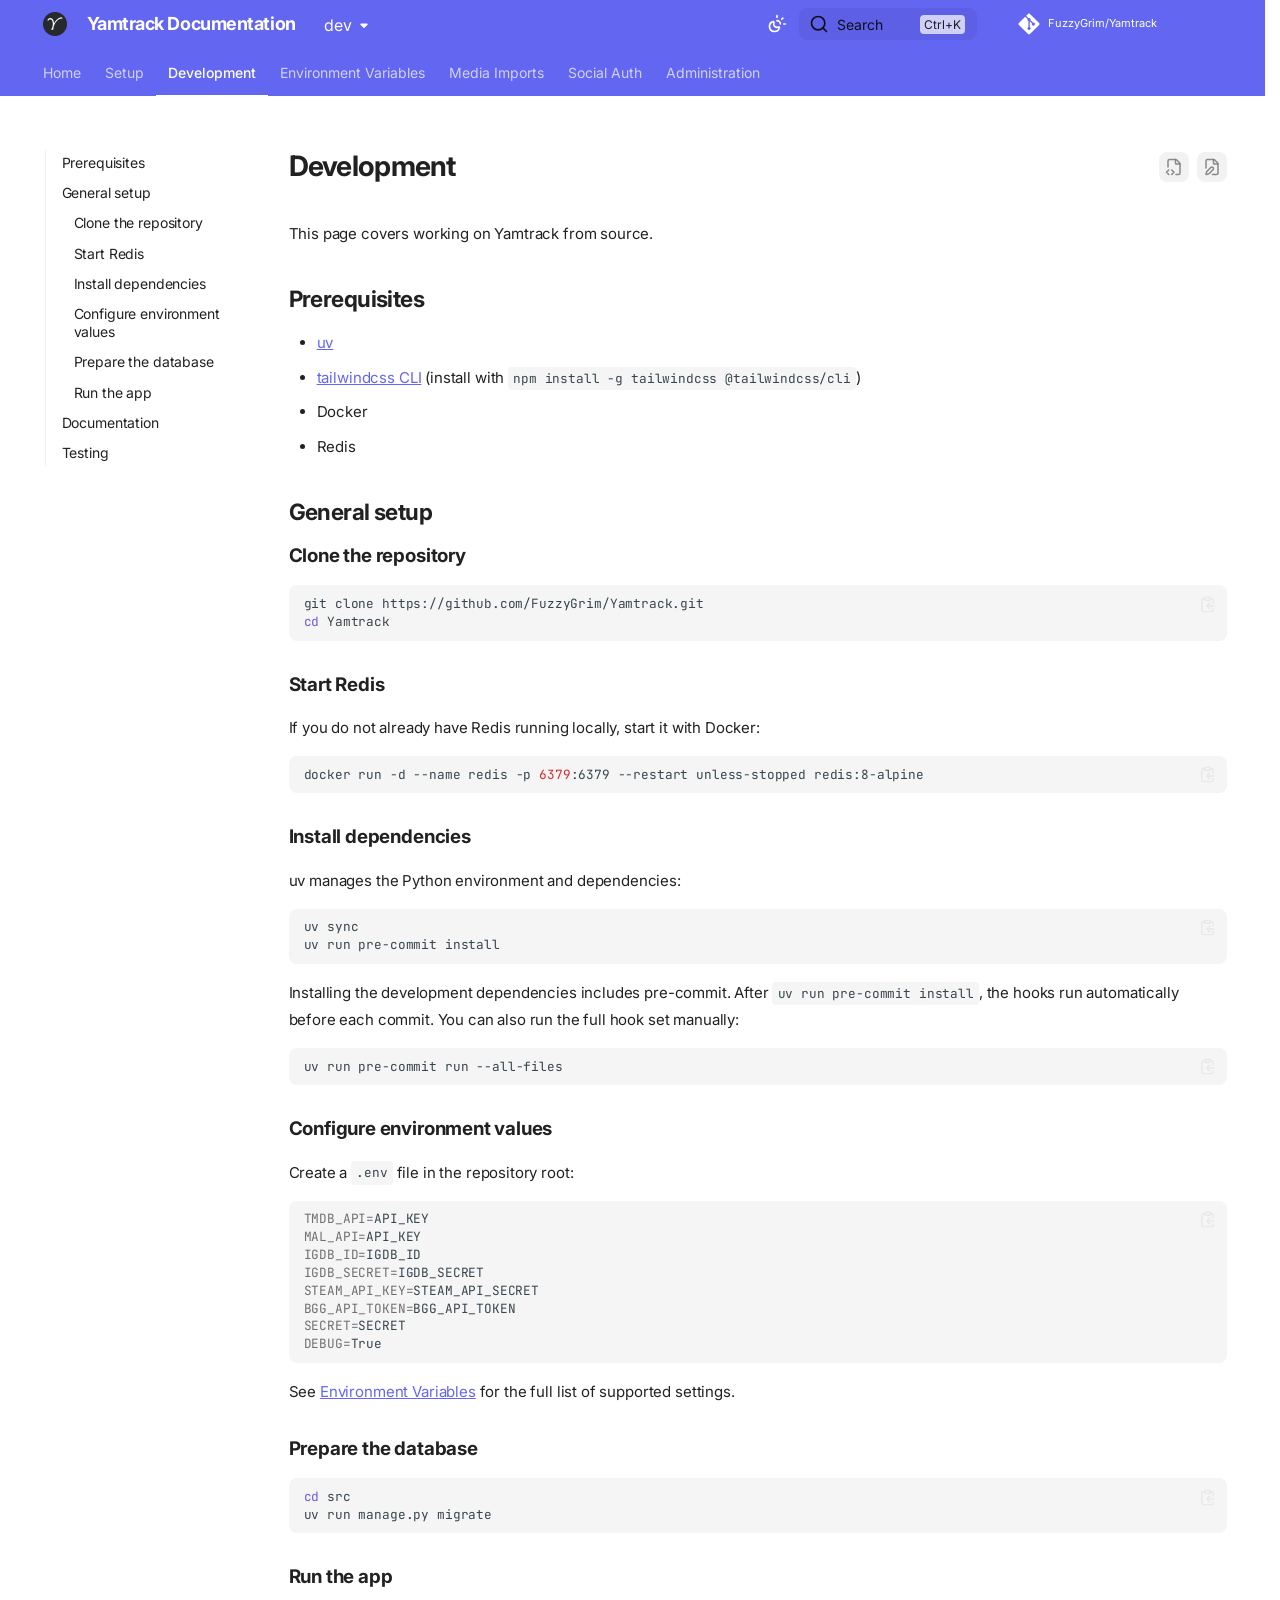
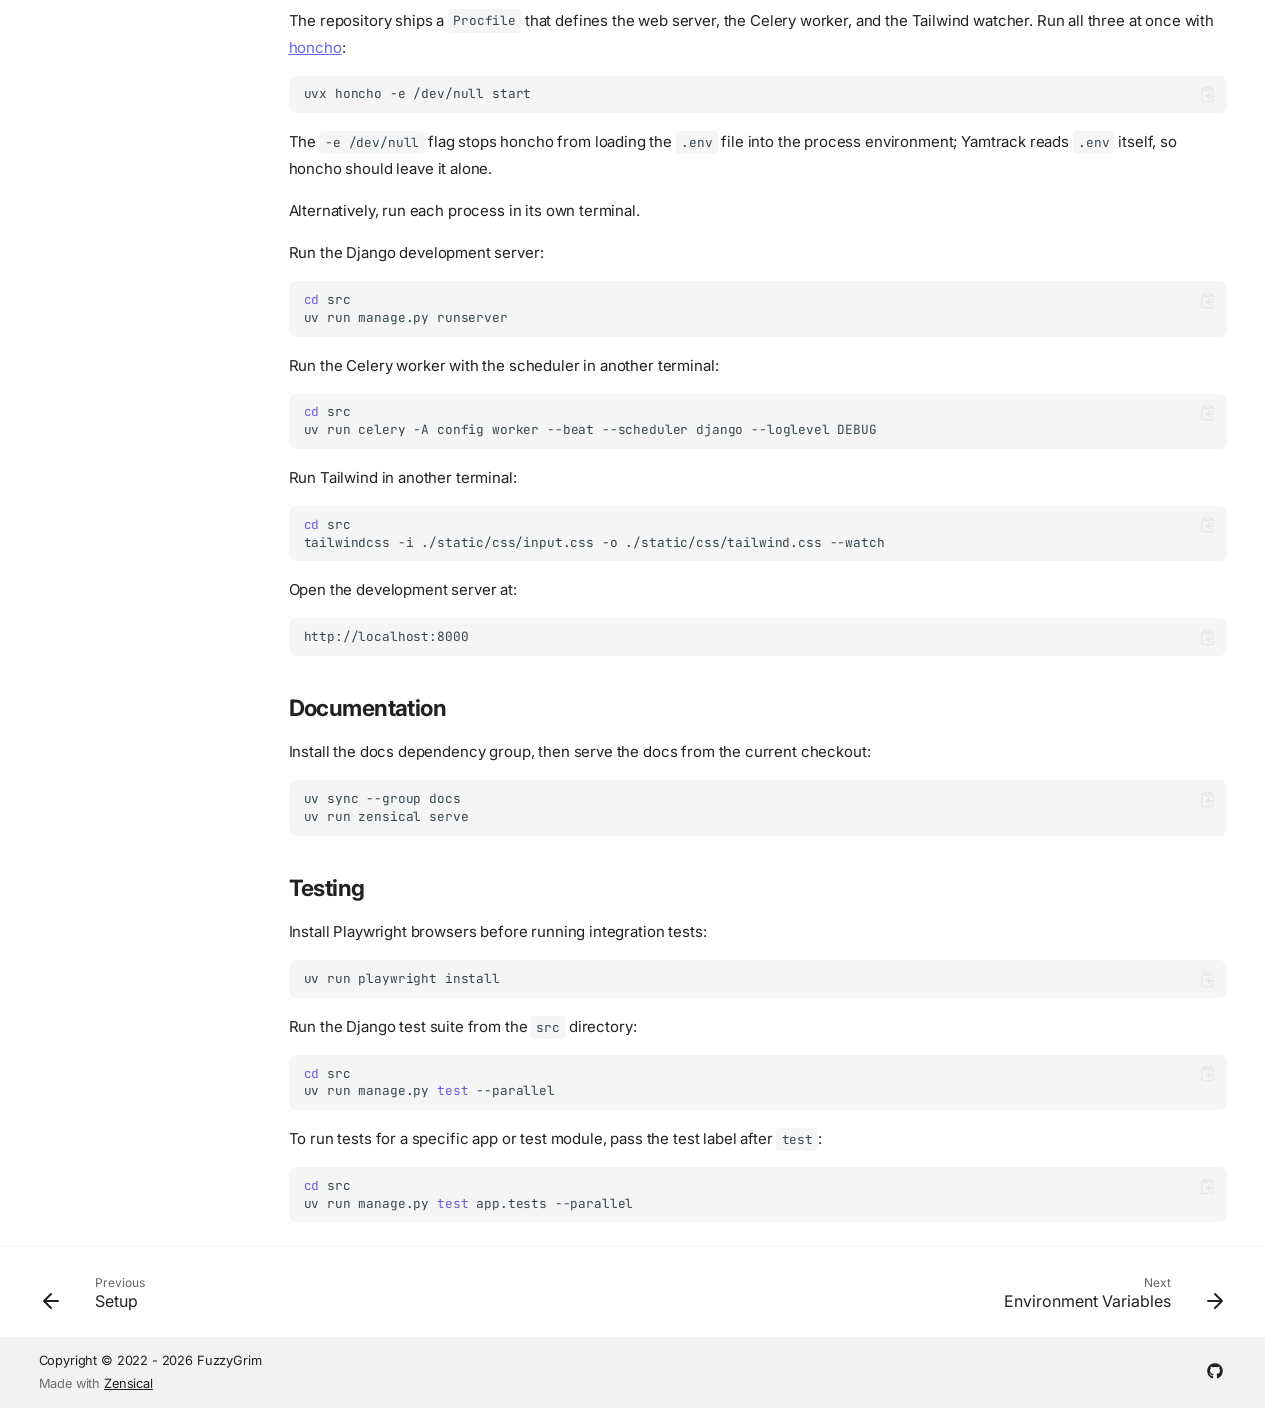
<file: dev/development/index.html>
<!doctype html>
<html lang="en" class="no-js">
  <head>
    
      <meta charset="utf-8">
      <meta name="viewport" content="width=device-width,initial-scale=1">
      
        <meta name="description" content="Yamtrack is a self hosted media tracker for movies, tv shows, anime, manga, video games, books, comics, and board games.">
      
      
        <meta name="author" content="FuzzyGrim">
      
      
        <link rel="canonical" href="https://FuzzyGrim.github.io/Yamtrack/dev/development/">
      
      
        <link rel="prev" href="../setup/">
      
      
        <link rel="next" href="../env-variables/">
      
      
        
      
      
      <link rel="icon" href="../assets/logo.png">
      <meta name="generator" content="zensical-0.0.42">
    
    
      
        <title>Development - Yamtrack Documentation</title>
      
    
    
      
        
      
      <link rel="stylesheet" href="../assets/stylesheets/modern/main.fba56155.min.css">
      
        
          
        
        <link rel="stylesheet" href="../assets/stylesheets/modern/palette.dfe2e883.min.css">
      
      


    
    
      
    
    
      
        
        
        <link rel="preconnect" href="https://fonts.gstatic.com" crossorigin>
        <link rel="stylesheet" href="https://fonts.googleapis.com/css?family=Inter:300,300i,400,400i,500,500i,700,700i%7CJetBrains+Mono:400,400i,700,700i&amp;display=fallback">
        <style>:root{--md-text-font:"Inter";--md-code-font:"JetBrains Mono"}</style>
      
    
    
      <link rel="stylesheet" href="../stylesheets/extra.css">
    
    <script>__md_scope=new URL("..",location),__md_scope.pathname.endsWith("/")||(__md_scope=new URL(__md_scope.pathname+"/",location)),__md_hash=e=>[...e].reduce(((e,t)=>(e<<5)-e+t.charCodeAt(0)),0),__md_get=(e,t=localStorage,_=__md_scope)=>JSON.parse(t.getItem(_.pathname+"."+e)),__md_set=(e,t,_=localStorage,a=__md_scope)=>{try{_.setItem(a.pathname+"."+e,JSON.stringify(t))}catch(e){}},document.documentElement.setAttribute("data-platform",navigator.platform)</script>
    
      

    
    
  </head>
  
  
    
    
      
    
    
    
    
    <body dir="ltr" data-md-color-scheme="default" data-md-color-primary="indigo" data-md-color-accent="indigo">
  
    
    <input class="md-toggle" data-md-toggle="drawer" type="checkbox" id="__drawer" autocomplete="off">
    <input class="md-toggle" data-md-toggle="search" type="checkbox" id="__search" autocomplete="off">
    <label class="md-overlay" for="__drawer" aria-label="Navigation"></label>
    <div data-md-component="skip">
      
        
        <a href="#development" class="md-skip">
          Skip to content
        </a>
      
    </div>
    <div data-md-component="announce">
      
    </div>
    
      <div data-md-color-scheme="default" data-md-component="outdated" hidden>
        
      </div>
    
    
      

<header class="md-header" data-md-component="header">
  <nav class="md-header__inner md-grid" aria-label="Header">
    <a href="./.." title="Yamtrack Documentation" class="md-header__button md-logo" aria-label="Yamtrack Documentation" data-md-component="logo">
      
  <img src="../assets/logo.png" alt="Yamtrack Documentation">

    </a>
    <label class="md-header__button md-icon" for="__drawer" aria-label="Navigation">
      
      <svg xmlns="http://www.w3.org/2000/svg" fill="none" stroke="currentColor" stroke-linecap="round" stroke-linejoin="round" stroke-width="2" class="lucide lucide-menu" viewBox="0 0 24 24"><path d="M4 5h16M4 12h16M4 19h16"/></svg>
    </label>
    <div class="md-header__title" data-md-component="header-title">
      <div class="md-header__ellipsis">
        <div class="md-header__topic">
          <span class="md-ellipsis">
            Yamtrack Documentation
          </span>
        </div>
        <div class="md-header__topic" data-md-component="header-topic">
          <span class="md-ellipsis">
            
              Development
            
          </span>
        </div>
      </div>
    </div>
    
      
        <form class="md-header__option" data-md-component="palette">
  
    
    
    
    <input class="md-option" data-md-color-media="(prefers-color-scheme)" data-md-color-scheme="default" data-md-color-primary="indigo" data-md-color-accent="indigo"  aria-label="Switch to light mode"  type="radio" name="__palette" id="__palette_0">
    
      <label class="md-header__button md-icon" title="Switch to light mode" for="__palette_1" hidden>
        <svg xmlns="http://www.w3.org/2000/svg" fill="none" stroke="currentColor" stroke-linecap="round" stroke-linejoin="round" stroke-width="2" class="lucide lucide-sun-moon" viewBox="0 0 24 24"><path d="M12 2v2M14.837 16.385a6 6 0 1 1-7.223-7.222c.624-.147.97.66.715 1.248a4 4 0 0 0 5.26 5.259c.589-.255 1.396.09 1.248.715M16 12a4 4 0 0 0-4-4M19 5l-1.256 1.256M20 12h2"/></svg>
      </label>
    
  
    
    
    
    <input class="md-option" data-md-color-media="(prefers-color-scheme: light)" data-md-color-scheme="default" data-md-color-primary="indigo" data-md-color-accent="indigo"  aria-label="Switch to dark mode"  type="radio" name="__palette" id="__palette_1">
    
      <label class="md-header__button md-icon" title="Switch to dark mode" for="__palette_2" hidden>
        <svg xmlns="http://www.w3.org/2000/svg" fill="none" stroke="currentColor" stroke-linecap="round" stroke-linejoin="round" stroke-width="2" class="lucide lucide-sun" viewBox="0 0 24 24"><circle cx="12" cy="12" r="4"/><path d="M12 2v2M12 20v2M4.93 4.93l1.41 1.41M17.66 17.66l1.41 1.41M2 12h2M20 12h2M6.34 17.66l-1.41 1.41M19.07 4.93l-1.41 1.41"/></svg>
      </label>
    
  
    
    
    
    <input class="md-option" data-md-color-media="(prefers-color-scheme: dark)" data-md-color-scheme="slate" data-md-color-primary="indigo" data-md-color-accent="indigo"  aria-label="Switch to system preference"  type="radio" name="__palette" id="__palette_2">
    
      <label class="md-header__button md-icon" title="Switch to system preference" for="__palette_0" hidden>
        <svg xmlns="http://www.w3.org/2000/svg" fill="none" stroke="currentColor" stroke-linecap="round" stroke-linejoin="round" stroke-width="2" class="lucide lucide-moon" viewBox="0 0 24 24"><path d="M20.985 12.486a9 9 0 1 1-9.473-9.472c.405-.022.617.46.402.803a6 6 0 0 0 8.268 8.268c.344-.215.825-.004.803.401"/></svg>
      </label>
    
  
</form>
      
    
    
      <script>var palette=__md_get("__palette");if(palette&&palette.color){if("(prefers-color-scheme)"===palette.color.media){var media=matchMedia("(prefers-color-scheme: light)"),input=document.querySelector(media.matches?"[data-md-color-media='(prefers-color-scheme: light)']":"[data-md-color-media='(prefers-color-scheme: dark)']");palette.color.media=input.getAttribute("data-md-color-media"),palette.color.scheme=input.getAttribute("data-md-color-scheme"),palette.color.primary=input.getAttribute("data-md-color-primary"),palette.color.accent=input.getAttribute("data-md-color-accent")}for(var[key,value]of Object.entries(palette.color))document.body.setAttribute("data-md-color-"+key,value)}</script>
    
    
    
      
      
        <label class="md-header__button md-icon" for="__search" aria-label="Search">
          
          <svg xmlns="http://www.w3.org/2000/svg" fill="none" stroke="currentColor" stroke-linecap="round" stroke-linejoin="round" stroke-width="2" class="lucide lucide-search" viewBox="0 0 24 24"><path d="m21 21-4.34-4.34"/><circle cx="11" cy="11" r="8"/></svg>
        </label>
        <div class="md-search" data-md-component="search" role="dialog" aria-label="Search">
  <button type="button" class="md-search__button">
    Search
  </button>
</div>
      
    
    <div class="md-header__source">
      
        <a href="https://github.com/FuzzyGrim/Yamtrack" title="Go to repository" class="md-source" data-md-component="source">
  <div class="md-source__icon md-icon">
    
    <svg xmlns="http://www.w3.org/2000/svg" viewBox="0 0 448 512"><!--! Font Awesome Free 7.2.0 by @fontawesome - https://fontawesome.com License - https://fontawesome.com/license/free (Icons: CC BY 4.0, Fonts: SIL OFL 1.1, Code: MIT License) Copyright 2026 Fonticons, Inc.--><path fill="currentColor" d="M439.6 236.1 244 40.5c-5.4-5.5-12.8-8.5-20.4-8.5s-15 3-20.4 8.4L162.5 81l51.5 51.5c27.1-9.1 52.7 16.8 43.4 43.7l49.7 49.7c34.2-11.8 61.2 31 35.5 56.7-26.5 26.5-70.2-2.9-56-37.3L240.3 199v121.9c25.3 12.5 22.3 41.8 9.1 55-6.4 6.4-15.2 10.1-24.3 10.1s-17.8-3.6-24.3-10.1c-17.6-17.6-11.1-46.9 11.2-56v-123c-20.8-8.5-24.6-30.7-18.6-45L142.6 101 8.5 235.1C3 240.6 0 247.9 0 255.5s3 15 8.5 20.4l195.6 195.7c5.4 5.4 12.7 8.4 20.4 8.4s15-3 20.4-8.4l194.7-194.7c5.4-5.4 8.4-12.8 8.4-20.4s-3-15-8.4-20.4"/></svg>
  </div>
  <div class="md-source__repository">
    FuzzyGrim/Yamtrack
  </div>
</a>
      
    </div>
  </nav>
  
</header>
    
    <div class="md-container" data-md-component="container">
      
      
        
          
            
<nav class="md-tabs" aria-label="Tabs" data-md-component="tabs">
  <div class="md-grid">
    <ul class="md-tabs__list">
      
        
  
  
  
  
    <li class="md-tabs__item">
      <a href="./.." class="md-tabs__link">
        
  
  Home

      </a>
    </li>
  

      
        
  
  
  
  
    <li class="md-tabs__item">
      <a href="../setup/" class="md-tabs__link">
        
  
  Setup

      </a>
    </li>
  

      
        
  
  
  
    
  
  
    <li class="md-tabs__item md-tabs__item--active">
      <a href="././" class="md-tabs__link">
        
  
  Development

      </a>
    </li>
  

      
        
  
  
  
  
    <li class="md-tabs__item">
      <a href="../env-variables/" class="md-tabs__link">
        
  
  Environment Variables

      </a>
    </li>
  

      
        
  
  
  
  
    <li class="md-tabs__item">
      <a href="../media-imports/" class="md-tabs__link">
        
  
  Media Imports

      </a>
    </li>
  

      
        
  
  
  
  
    <li class="md-tabs__item">
      <a href="../social-auth/" class="md-tabs__link">
        
  
  Social Auth

      </a>
    </li>
  

      
        
  
  
  
  
    <li class="md-tabs__item">
      <a href="../administration/" class="md-tabs__link">
        
  
  Administration

      </a>
    </li>
  

      
    </ul>
  </div>
</nav>
          
        
      
      <main class="md-main" data-md-component="main">
        <div class="md-main__inner md-grid">
          
            
              
              <div class="md-sidebar md-sidebar--primary" data-md-component="sidebar" data-md-type="navigation" >
                <div class="md-sidebar__scrollwrap">
                  <div class="md-sidebar__inner">
                    


  


  

<nav class="md-nav md-nav--primary md-nav--lifted md-nav--integrated" aria-label="Navigation" data-md-level="0">
  <label class="md-nav__title" for="__drawer">
    <a href="./.." title="Yamtrack Documentation" class="md-nav__button md-logo" aria-label="Yamtrack Documentation" data-md-component="logo">
      
  <img src="../assets/logo.png" alt="Yamtrack Documentation">

    </a>
    Yamtrack Documentation
  </label>
  
    <div class="md-nav__source">
      <a href="https://github.com/FuzzyGrim/Yamtrack" title="Go to repository" class="md-source" data-md-component="source">
  <div class="md-source__icon md-icon">
    
    <svg xmlns="http://www.w3.org/2000/svg" viewBox="0 0 448 512"><!--! Font Awesome Free 7.2.0 by @fontawesome - https://fontawesome.com License - https://fontawesome.com/license/free (Icons: CC BY 4.0, Fonts: SIL OFL 1.1, Code: MIT License) Copyright 2026 Fonticons, Inc.--><path fill="currentColor" d="M439.6 236.1 244 40.5c-5.4-5.5-12.8-8.5-20.4-8.5s-15 3-20.4 8.4L162.5 81l51.5 51.5c27.1-9.1 52.7 16.8 43.4 43.7l49.7 49.7c34.2-11.8 61.2 31 35.5 56.7-26.5 26.5-70.2-2.9-56-37.3L240.3 199v121.9c25.3 12.5 22.3 41.8 9.1 55-6.4 6.4-15.2 10.1-24.3 10.1s-17.8-3.6-24.3-10.1c-17.6-17.6-11.1-46.9 11.2-56v-123c-20.8-8.5-24.6-30.7-18.6-45L142.6 101 8.5 235.1C3 240.6 0 247.9 0 255.5s3 15 8.5 20.4l195.6 195.7c5.4 5.4 12.7 8.4 20.4 8.4s15-3 20.4-8.4l194.7-194.7c5.4-5.4 8.4-12.8 8.4-20.4s-3-15-8.4-20.4"/></svg>
  </div>
  <div class="md-source__repository">
    FuzzyGrim/Yamtrack
  </div>
</a>
    </div>
  
  <ul class="md-nav__list" data-md-scrollfix>
    
      
      
  
  
  
  
    <li class="md-nav__item">
      <a href="./.." class="md-nav__link">
        
  
  
  <span class="md-ellipsis">
    
  
  Home

    
  </span>
  
  

      </a>
    </li>
  

    
      
      
  
  
  
  
    <li class="md-nav__item">
      <a href="../setup/" class="md-nav__link">
        
  
  
  <span class="md-ellipsis">
    
  
  Setup

    
  </span>
  
  

      </a>
    </li>
  

    
      
      
  
  
    
  
  
  
    <li class="md-nav__item md-nav__item--active">
      
      
      
      
        
      
      
        <label class="md-nav__link md-nav__link--active" for="__toc">
          
  
  
  <span class="md-ellipsis">
    
  
  Development

    
  </span>
  
  

          <span class="md-nav__icon md-icon"></span>
        </label>
      
      <a href="././" class="md-nav__link md-nav__link--active">
        
  
  
  <span class="md-ellipsis">
    
  
  Development

    
  </span>
  
  

      </a>
      
        


<nav class="md-nav md-nav--secondary" aria-label="On this page">
  
  
  
    
  
  
    <label class="md-nav__title" for="__toc">
      <span class="md-nav__icon md-icon"></span>
      On this page
    </label>
    <ul class="md-nav__list" data-md-component="toc" data-md-scrollfix>
      
        <li class="md-nav__item">
  <a href="#prerequisites" class="md-nav__link">
    <span class="md-ellipsis">
      <span class="md-typeset">
        Prerequisites
      </span>
    </span>
  </a>
  
</li>
      
        <li class="md-nav__item">
  <a href="#general-setup" class="md-nav__link">
    <span class="md-ellipsis">
      <span class="md-typeset">
        General setup
      </span>
    </span>
  </a>
  
    <nav class="md-nav" aria-label="General setup">
      <ul class="md-nav__list">
        
          <li class="md-nav__item">
  <a href="#clone-the-repository" class="md-nav__link">
    <span class="md-ellipsis">
      <span class="md-typeset">
        Clone the repository
      </span>
    </span>
  </a>
  
</li>
        
          <li class="md-nav__item">
  <a href="#start-redis" class="md-nav__link">
    <span class="md-ellipsis">
      <span class="md-typeset">
        Start Redis
      </span>
    </span>
  </a>
  
</li>
        
          <li class="md-nav__item">
  <a href="#install-dependencies" class="md-nav__link">
    <span class="md-ellipsis">
      <span class="md-typeset">
        Install dependencies
      </span>
    </span>
  </a>
  
</li>
        
          <li class="md-nav__item">
  <a href="#configure-environment-values" class="md-nav__link">
    <span class="md-ellipsis">
      <span class="md-typeset">
        Configure environment values
      </span>
    </span>
  </a>
  
</li>
        
          <li class="md-nav__item">
  <a href="#prepare-the-database" class="md-nav__link">
    <span class="md-ellipsis">
      <span class="md-typeset">
        Prepare the database
      </span>
    </span>
  </a>
  
</li>
        
          <li class="md-nav__item">
  <a href="#run-the-app" class="md-nav__link">
    <span class="md-ellipsis">
      <span class="md-typeset">
        Run the app
      </span>
    </span>
  </a>
  
</li>
        
      </ul>
    </nav>
  
</li>
      
        <li class="md-nav__item">
  <a href="#documentation" class="md-nav__link">
    <span class="md-ellipsis">
      <span class="md-typeset">
        Documentation
      </span>
    </span>
  </a>
  
</li>
      
        <li class="md-nav__item">
  <a href="#testing" class="md-nav__link">
    <span class="md-ellipsis">
      <span class="md-typeset">
        Testing
      </span>
    </span>
  </a>
  
</li>
      
    </ul>
  
</nav>
      
    </li>
  

    
      
      
  
  
  
  
    <li class="md-nav__item">
      <a href="../env-variables/" class="md-nav__link">
        
  
  
  <span class="md-ellipsis">
    
  
  Environment Variables

    
  </span>
  
  

      </a>
    </li>
  

    
      
      
  
  
  
  
    <li class="md-nav__item">
      <a href="../media-imports/" class="md-nav__link">
        
  
  
  <span class="md-ellipsis">
    
  
  Media Imports

    
  </span>
  
  

      </a>
    </li>
  

    
      
      
  
  
  
  
    <li class="md-nav__item">
      <a href="../social-auth/" class="md-nav__link">
        
  
  
  <span class="md-ellipsis">
    
  
  Social Auth

    
  </span>
  
  

      </a>
    </li>
  

    
      
      
  
  
  
  
    <li class="md-nav__item">
      <a href="../administration/" class="md-nav__link">
        
  
  
  <span class="md-ellipsis">
    
  
  Administration

    
  </span>
  
  

      </a>
    </li>
  

    
  </ul>
</nav>
                  </div>
                </div>
              </div>
            
            
          
          
            <div class="md-content" data-md-component="content">
              
              <article class="md-content__inner md-typeset">
                
                  
  
    <a href="https://github.com/FuzzyGrim/Yamtrack/edit/dev/docs/development.md" title="Edit this page" class="md-content__button md-icon" rel="edit">
      
      <svg xmlns="http://www.w3.org/2000/svg" fill="none" stroke="currentColor" stroke-linecap="round" stroke-linejoin="round" stroke-width="2" class="lucide lucide-file-pen" viewBox="0 0 24 24"><path d="M12.659 22H18a2 2 0 0 0 2-2V8a2.4 2.4 0 0 0-.706-1.706l-3.588-3.588A2.4 2.4 0 0 0 14 2H6a2 2 0 0 0-2 2v9.34"/><path d="M14 2v5a1 1 0 0 0 1 1h5M10.378 12.622a1 1 0 0 1 3 3.003L8.36 20.637a2 2 0 0 1-.854.506l-2.867.837a.5.5 0 0 1-.62-.62l.836-2.869a2 2 0 0 1 .506-.853z"/></svg>
    </a>
  
  
    
      
    
    <a href="https://github.com/FuzzyGrim/Yamtrack/raw/dev/docs/development.md" title="View source of this page" class="md-content__button md-icon">
      
      <svg xmlns="http://www.w3.org/2000/svg" fill="none" stroke="currentColor" stroke-linecap="round" stroke-linejoin="round" stroke-width="2" class="lucide lucide-file-code-2" viewBox="0 0 24 24"><path d="M4 12.15V4a2 2 0 0 1 2-2h8a2.4 2.4 0 0 1 1.706.706l3.588 3.588A2.4 2.4 0 0 1 20 8v12a2 2 0 0 1-2 2h-3.35"/><path d="M14 2v5a1 1 0 0 0 1 1h5M5 16l-3 3 3 3M9 22l3-3-3-3"/></svg>
    </a>
  


<h1 id="development">Development<a class="headerlink" href="#development" title="Permanent link">&para;</a></h1>
<p>This page covers working on Yamtrack from source.</p>
<h2 id="prerequisites">Prerequisites<a class="headerlink" href="#prerequisites" title="Permanent link">&para;</a></h2>
<ul>
<li><a href="https://docs.astral.sh/uv/getting-started/installation/">uv</a></li>
<li><a href="https://tailwindcss.com/docs/installation/tailwind-cli">tailwindcss CLI</a> (install with <code>npm install -g tailwindcss @tailwindcss/cli</code>)</li>
<li>Docker</li>
<li>Redis</li>
</ul>
<h2 id="general-setup">General setup<a class="headerlink" href="#general-setup" title="Permanent link">&para;</a></h2>
<h3 id="clone-the-repository">Clone the repository<a class="headerlink" href="#clone-the-repository" title="Permanent link">&para;</a></h3>
<div class="language-bash highlight"><pre><span></span><code><span id="__span-0-1"><a id="__codelineno-0-1" name="__codelineno-0-1" href="#__codelineno-0-1"></a>git<span class="w"> </span>clone<span class="w"> </span>https://github.com/FuzzyGrim/Yamtrack.git
</span><span id="__span-0-2"><a id="__codelineno-0-2" name="__codelineno-0-2" href="#__codelineno-0-2"></a><span class="nb">cd</span><span class="w"> </span>Yamtrack
</span></code></pre></div>
<h3 id="start-redis">Start Redis<a class="headerlink" href="#start-redis" title="Permanent link">&para;</a></h3>
<p>If you do not already have Redis running locally, start it with Docker:</p>
<div class="language-bash highlight"><pre><span></span><code><span id="__span-1-1"><a id="__codelineno-1-1" name="__codelineno-1-1" href="#__codelineno-1-1"></a>docker<span class="w"> </span>run<span class="w"> </span>-d<span class="w"> </span>--name<span class="w"> </span>redis<span class="w"> </span>-p<span class="w"> </span><span class="m">6379</span>:6379<span class="w"> </span>--restart<span class="w"> </span>unless-stopped<span class="w"> </span>redis:8-alpine
</span></code></pre></div>
<h3 id="install-dependencies">Install dependencies<a class="headerlink" href="#install-dependencies" title="Permanent link">&para;</a></h3>
<p>uv manages the Python environment and dependencies:</p>
<div class="language-bash highlight"><pre><span></span><code><span id="__span-2-1"><a id="__codelineno-2-1" name="__codelineno-2-1" href="#__codelineno-2-1"></a>uv<span class="w"> </span>sync
</span><span id="__span-2-2"><a id="__codelineno-2-2" name="__codelineno-2-2" href="#__codelineno-2-2"></a>uv<span class="w"> </span>run<span class="w"> </span>pre-commit<span class="w"> </span>install
</span></code></pre></div>
<p>Installing the development dependencies includes pre-commit. After <code>uv run pre-commit install</code>, the hooks run automatically before each commit. You can also run the full hook set manually:</p>
<div class="language-bash highlight"><pre><span></span><code><span id="__span-3-1"><a id="__codelineno-3-1" name="__codelineno-3-1" href="#__codelineno-3-1"></a>uv<span class="w"> </span>run<span class="w"> </span>pre-commit<span class="w"> </span>run<span class="w"> </span>--all-files
</span></code></pre></div>
<h3 id="configure-environment-values">Configure environment values<a class="headerlink" href="#configure-environment-values" title="Permanent link">&para;</a></h3>
<p>Create a <code>.env</code> file in the repository root:</p>
<div class="language-bash highlight"><pre><span></span><code><span id="__span-4-1"><a id="__codelineno-4-1" name="__codelineno-4-1" href="#__codelineno-4-1"></a><span class="nv">TMDB_API</span><span class="o">=</span>API_KEY
</span><span id="__span-4-2"><a id="__codelineno-4-2" name="__codelineno-4-2" href="#__codelineno-4-2"></a><span class="nv">MAL_API</span><span class="o">=</span>API_KEY
</span><span id="__span-4-3"><a id="__codelineno-4-3" name="__codelineno-4-3" href="#__codelineno-4-3"></a><span class="nv">IGDB_ID</span><span class="o">=</span>IGDB_ID
</span><span id="__span-4-4"><a id="__codelineno-4-4" name="__codelineno-4-4" href="#__codelineno-4-4"></a><span class="nv">IGDB_SECRET</span><span class="o">=</span>IGDB_SECRET
</span><span id="__span-4-5"><a id="__codelineno-4-5" name="__codelineno-4-5" href="#__codelineno-4-5"></a><span class="nv">STEAM_API_KEY</span><span class="o">=</span>STEAM_API_SECRET
</span><span id="__span-4-6"><a id="__codelineno-4-6" name="__codelineno-4-6" href="#__codelineno-4-6"></a><span class="nv">BGG_API_TOKEN</span><span class="o">=</span>BGG_API_TOKEN
</span><span id="__span-4-7"><a id="__codelineno-4-7" name="__codelineno-4-7" href="#__codelineno-4-7"></a><span class="nv">SECRET</span><span class="o">=</span>SECRET
</span><span id="__span-4-8"><a id="__codelineno-4-8" name="__codelineno-4-8" href="#__codelineno-4-8"></a><span class="nv">DEBUG</span><span class="o">=</span>True
</span></code></pre></div>
<p>See <a href="../env-variables/">Environment Variables</a> for the full list of supported settings.</p>
<h3 id="prepare-the-database">Prepare the database<a class="headerlink" href="#prepare-the-database" title="Permanent link">&para;</a></h3>
<div class="language-bash highlight"><pre><span></span><code><span id="__span-5-1"><a id="__codelineno-5-1" name="__codelineno-5-1" href="#__codelineno-5-1"></a><span class="nb">cd</span><span class="w"> </span>src
</span><span id="__span-5-2"><a id="__codelineno-5-2" name="__codelineno-5-2" href="#__codelineno-5-2"></a>uv<span class="w"> </span>run<span class="w"> </span>manage.py<span class="w"> </span>migrate
</span></code></pre></div>
<h3 id="run-the-app">Run the app<a class="headerlink" href="#run-the-app" title="Permanent link">&para;</a></h3>
<p>The repository ships a <code>Procfile</code> that defines the web server, the Celery
worker, and the Tailwind watcher. Run all three at once with
<a href="https://github.com/nickstenning/honcho">honcho</a>:</p>
<div class="language-bash highlight"><pre><span></span><code><span id="__span-6-1"><a id="__codelineno-6-1" name="__codelineno-6-1" href="#__codelineno-6-1"></a>uvx<span class="w"> </span>honcho<span class="w"> </span>-e<span class="w"> </span>/dev/null<span class="w"> </span>start
</span></code></pre></div>
<p>The <code>-e /dev/null</code> flag stops honcho from loading the <code>.env</code> file into the
process environment; Yamtrack reads <code>.env</code> itself, so honcho should leave it
alone.</p>
<p>Alternatively, run each process in its own terminal.</p>
<p>Run the Django development server:</p>
<div class="language-bash highlight"><pre><span></span><code><span id="__span-7-1"><a id="__codelineno-7-1" name="__codelineno-7-1" href="#__codelineno-7-1"></a><span class="nb">cd</span><span class="w"> </span>src
</span><span id="__span-7-2"><a id="__codelineno-7-2" name="__codelineno-7-2" href="#__codelineno-7-2"></a>uv<span class="w"> </span>run<span class="w"> </span>manage.py<span class="w"> </span>runserver
</span></code></pre></div>
<p>Run the Celery worker with the scheduler in another terminal:</p>
<div class="language-bash highlight"><pre><span></span><code><span id="__span-8-1"><a id="__codelineno-8-1" name="__codelineno-8-1" href="#__codelineno-8-1"></a><span class="nb">cd</span><span class="w"> </span>src
</span><span id="__span-8-2"><a id="__codelineno-8-2" name="__codelineno-8-2" href="#__codelineno-8-2"></a>uv<span class="w"> </span>run<span class="w"> </span>celery<span class="w"> </span>-A<span class="w"> </span>config<span class="w"> </span>worker<span class="w"> </span>--beat<span class="w"> </span>--scheduler<span class="w"> </span>django<span class="w"> </span>--loglevel<span class="w"> </span>DEBUG
</span></code></pre></div>
<p>Run Tailwind in another terminal:</p>
<div class="language-bash highlight"><pre><span></span><code><span id="__span-9-1"><a id="__codelineno-9-1" name="__codelineno-9-1" href="#__codelineno-9-1"></a><span class="nb">cd</span><span class="w"> </span>src
</span><span id="__span-9-2"><a id="__codelineno-9-2" name="__codelineno-9-2" href="#__codelineno-9-2"></a>tailwindcss<span class="w"> </span>-i<span class="w"> </span>./static/css/input.css<span class="w"> </span>-o<span class="w"> </span>./static/css/tailwind.css<span class="w"> </span>--watch
</span></code></pre></div>
<p>Open the development server at:</p>
<div class="language-text highlight"><pre><span></span><code><span id="__span-10-1"><a id="__codelineno-10-1" name="__codelineno-10-1" href="#__codelineno-10-1"></a>http://localhost:8000
</span></code></pre></div>
<h2 id="documentation">Documentation<a class="headerlink" href="#documentation" title="Permanent link">&para;</a></h2>
<p>Install the docs dependency group, then serve the docs from the current checkout:</p>
<div class="language-bash highlight"><pre><span></span><code><span id="__span-11-1"><a id="__codelineno-11-1" name="__codelineno-11-1" href="#__codelineno-11-1"></a>uv<span class="w"> </span>sync<span class="w"> </span>--group<span class="w"> </span>docs
</span><span id="__span-11-2"><a id="__codelineno-11-2" name="__codelineno-11-2" href="#__codelineno-11-2"></a>uv<span class="w"> </span>run<span class="w"> </span>zensical<span class="w"> </span>serve
</span></code></pre></div>
<h2 id="testing">Testing<a class="headerlink" href="#testing" title="Permanent link">&para;</a></h2>
<p>Install Playwright browsers before running integration tests:</p>
<div class="language-bash highlight"><pre><span></span><code><span id="__span-12-1"><a id="__codelineno-12-1" name="__codelineno-12-1" href="#__codelineno-12-1"></a>uv<span class="w"> </span>run<span class="w"> </span>playwright<span class="w"> </span>install
</span></code></pre></div>
<p>Run the Django test suite from the <code>src</code> directory:</p>
<div class="language-bash highlight"><pre><span></span><code><span id="__span-13-1"><a id="__codelineno-13-1" name="__codelineno-13-1" href="#__codelineno-13-1"></a><span class="nb">cd</span><span class="w"> </span>src
</span><span id="__span-13-2"><a id="__codelineno-13-2" name="__codelineno-13-2" href="#__codelineno-13-2"></a>uv<span class="w"> </span>run<span class="w"> </span>manage.py<span class="w"> </span><span class="nb">test</span><span class="w"> </span>--parallel
</span></code></pre></div>
<p>To run tests for a specific app or test module, pass the test label after <code>test</code>:</p>
<div class="language-bash highlight"><pre><span></span><code><span id="__span-14-1"><a id="__codelineno-14-1" name="__codelineno-14-1" href="#__codelineno-14-1"></a><span class="nb">cd</span><span class="w"> </span>src
</span><span id="__span-14-2"><a id="__codelineno-14-2" name="__codelineno-14-2" href="#__codelineno-14-2"></a>uv<span class="w"> </span>run<span class="w"> </span>manage.py<span class="w"> </span><span class="nb">test</span><span class="w"> </span>app.tests<span class="w"> </span>--parallel
</span></code></pre></div>














                
              </article>
            </div>
          
          
<script>var target=document.getElementById(location.hash.slice(1));target&&target.name&&(target.checked=target.name.startsWith("__tabbed_"))</script>
        </div>
        
          <button type="button" class="md-top md-icon" data-md-component="top" hidden>
  
  <svg xmlns="http://www.w3.org/2000/svg" fill="none" stroke="currentColor" stroke-linecap="round" stroke-linejoin="round" stroke-width="2" class="lucide lucide-circle-arrow-up" viewBox="0 0 24 24"><circle cx="12" cy="12" r="10"/><path d="m16 12-4-4-4 4M12 16V8"/></svg>
  Back to top
</button>
        
      </main>
      
        <footer class="md-footer">
  
    
      
      <nav class="md-footer__inner md-grid" aria-label="Footer" >
        
          
          <a href="../setup/" class="md-footer__link md-footer__link--prev" aria-label="Previous: Setup">
            <div class="md-footer__button md-icon">
              
              <svg xmlns="http://www.w3.org/2000/svg" fill="none" stroke="currentColor" stroke-linecap="round" stroke-linejoin="round" stroke-width="2" class="lucide lucide-arrow-left" viewBox="0 0 24 24"><path d="m12 19-7-7 7-7M19 12H5"/></svg>
            </div>
            <div class="md-footer__title">
              <span class="md-footer__direction">
                Previous
              </span>
              <div class="md-ellipsis">
                Setup
              </div>
            </div>
          </a>
        
        
          
          <a href="../env-variables/" class="md-footer__link md-footer__link--next" aria-label="Next: Environment Variables">
            <div class="md-footer__title">
              <span class="md-footer__direction">
                Next
              </span>
              <div class="md-ellipsis">
                Environment Variables
              </div>
            </div>
            <div class="md-footer__button md-icon">
              
              <svg xmlns="http://www.w3.org/2000/svg" fill="none" stroke="currentColor" stroke-linecap="round" stroke-linejoin="round" stroke-width="2" class="lucide lucide-arrow-right" viewBox="0 0 24 24"><path d="M5 12h14M12 5l7 7-7 7"/></svg>
            </div>
          </a>
        
      </nav>
    
  
  <div class="md-footer-meta md-typeset">
    <div class="md-footer-meta__inner md-grid">
      <div class="md-copyright">
  
    <div class="md-copyright__highlight">
      Copyright &copy; 2022 - 2026 FuzzyGrim
    </div>
  
  
    Made with
    <a href="https://zensical.org/" target="_blank" rel="noopener">
      Zensical
    </a>
  
</div>
      
        
<div class="md-social">
  
    
    
    
    
      
      
    
    <a href="https://github.com/FuzzyGrim/Yamtrack" target="_blank" rel="noopener" title="github.com" class="md-social__link">
      <svg xmlns="http://www.w3.org/2000/svg" viewBox="0 0 512 512"><!--! Font Awesome Free 7.2.0 by @fontawesome - https://fontawesome.com License - https://fontawesome.com/license/free (Icons: CC BY 4.0, Fonts: SIL OFL 1.1, Code: MIT License) Copyright 2026 Fonticons, Inc.--><path fill="currentColor" d="M173.9 397.4c0 2-2.3 3.6-5.2 3.6-3.3.3-5.6-1.3-5.6-3.6 0-2 2.3-3.6 5.2-3.6 3-.3 5.6 1.3 5.6 3.6m-31.1-4.5c-.7 2 1.3 4.3 4.3 4.9 2.6 1 5.6 0 6.2-2s-1.3-4.3-4.3-5.2c-2.6-.7-5.5.3-6.2 2.3m44.2-1.7c-2.9.7-4.9 2.6-4.6 4.9.3 2 2.9 3.3 5.9 2.6 2.9-.7 4.9-2.6 4.6-4.6-.3-1.9-3-3.2-5.9-2.9M252.8 8C114.1 8 8 113.3 8 252c0 110.9 69.8 205.8 169.5 239.2 12.8 2.3 17.3-5.6 17.3-12.1 0-6.2-.3-40.4-.3-61.4 0 0-70 15-84.7-29.8 0 0-11.4-29.1-27.8-36.6 0 0-22.9-15.7 1.6-15.4 0 0 24.9 2 38.6 25.8 21.9 38.6 58.6 27.5 72.9 20.9 2.3-16 8.8-27.1 16-33.7-55.9-6.2-112.3-14.3-112.3-110.5 0-27.5 7.6-41.3 23.6-58.9-2.6-6.5-11.1-33.3 2.6-67.9 20.9-6.5 69 27 69 27 20-5.6 41.5-8.5 62.8-8.5s42.8 2.9 62.8 8.5c0 0 48.1-33.6 69-27 13.7 34.7 5.2 61.4 2.6 67.9 16 17.7 25.8 31.5 25.8 58.9 0 96.5-58.9 104.2-114.8 110.5 9.2 7.9 17 22.9 17 46.4 0 33.7-.3 75.4-.3 83.6 0 6.5 4.6 14.4 17.3 12.1C436.2 457.8 504 362.9 504 252 504 113.3 391.5 8 252.8 8M105.2 352.9c-1.3 1-1 3.3.7 5.2 1.6 1.6 3.9 2.3 5.2 1 1.3-1 1-3.3-.7-5.2-1.6-1.6-3.9-2.3-5.2-1m-10.8-8.1c-.7 1.3.3 2.9 2.3 3.9 1.6 1 3.6.7 4.3-.7.7-1.3-.3-2.9-2.3-3.9-2-.6-3.6-.3-4.3.7m32.4 35.6c-1.6 1.3-1 4.3 1.3 6.2 2.3 2.3 5.2 2.6 6.5 1 1.3-1.3.7-4.3-1.3-6.2-2.2-2.3-5.2-2.6-6.5-1m-11.4-14.7c-1.6 1-1.6 3.6 0 5.9s4.3 3.3 5.6 2.3c1.6-1.3 1.6-3.9 0-6.2-1.4-2.3-4-3.3-5.6-2"/></svg>
    </a>
  
</div>
      
    </div>
  </div>
</footer>
      
    </div>
    <div class="md-dialog" data-md-component="dialog">
      <div class="md-dialog__inner md-typeset"></div>
    </div>
    
    
    
      
      
      <script id="__config" type="application/json">{"annotate":null,"base":"..","features":["content.action.edit","content.action.view","content.code.annotate","content.code.copy","header.autohide","navigation.footer","navigation.indexes","navigation.sections","navigation.tabs","navigation.top","navigation.tracking","search.highlight","search.share","search.suggest","toc.follow","toc.integrate"],"search":"../assets/javascripts/workers/search.e2d2d235.min.js","tags":null,"translations":{"clipboard.copied":"Copied to clipboard","clipboard.copy":"Copy to clipboard","search.result.more.one":"1 more on this page","search.result.more.other":"# more on this page","search.result.none":"No matching documents","search.result.one":"1 matching document","search.result.other":"# matching documents","search.result.placeholder":"Type to start searching","search.result.term.missing":"Missing","select.version":"Select version"},"version":{"alias":true,"default":"release","provider":"mike"}}</script>
    
    
      <script src="../assets/javascripts/bundle.6e5f0216.min.js"></script>
      
    
  </body>
</html>
</file>
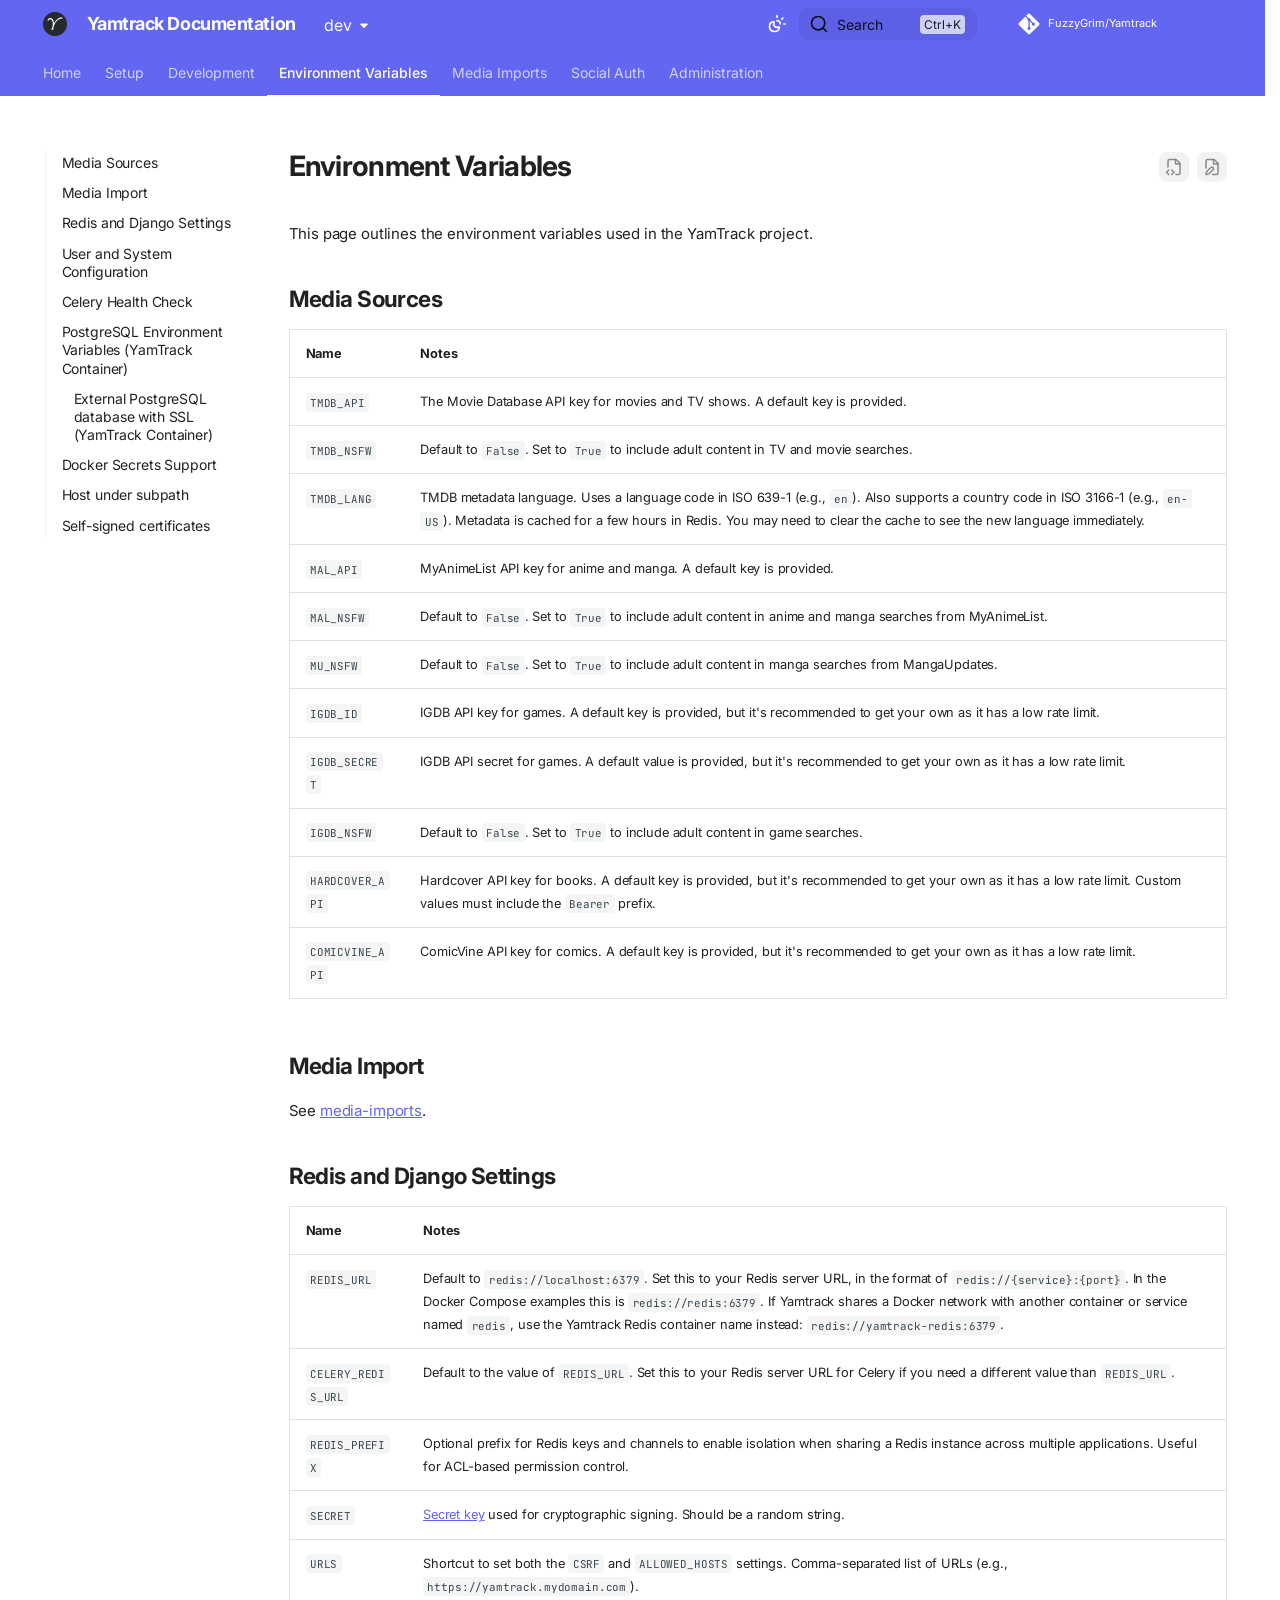
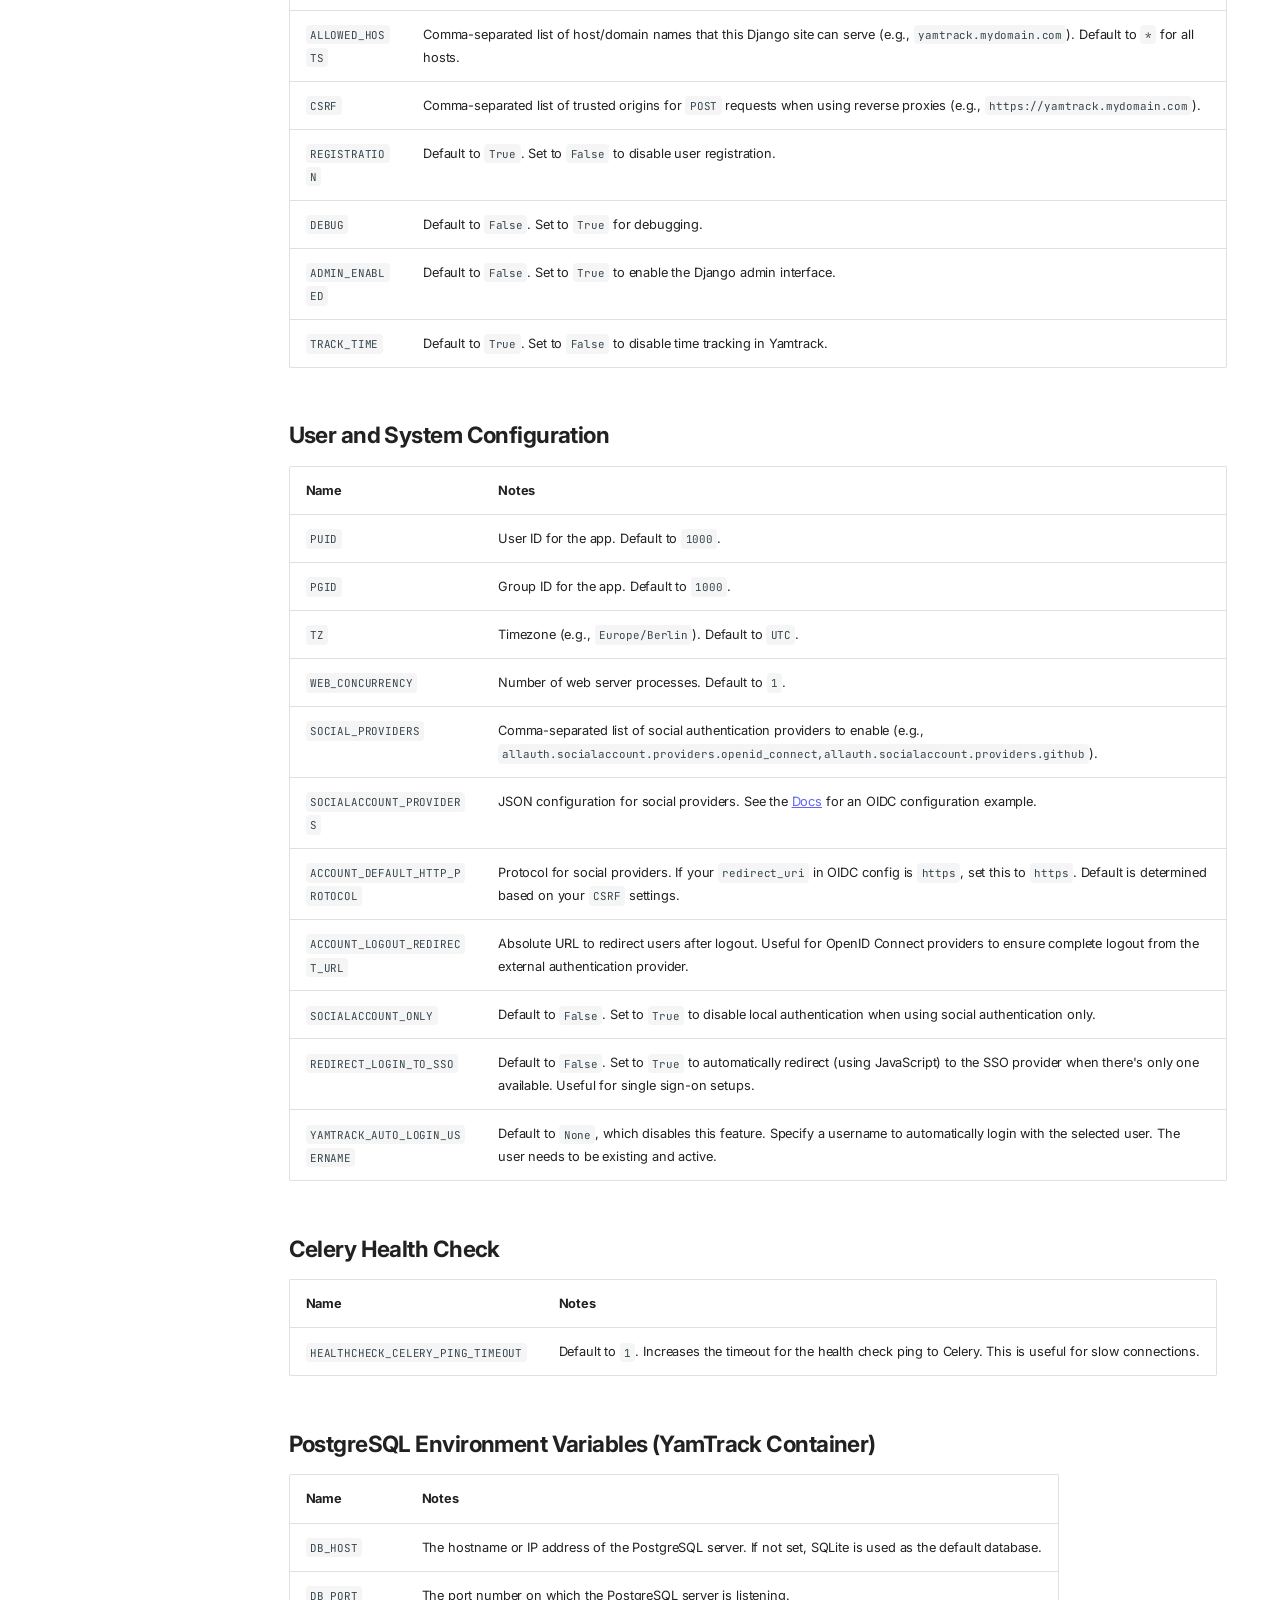
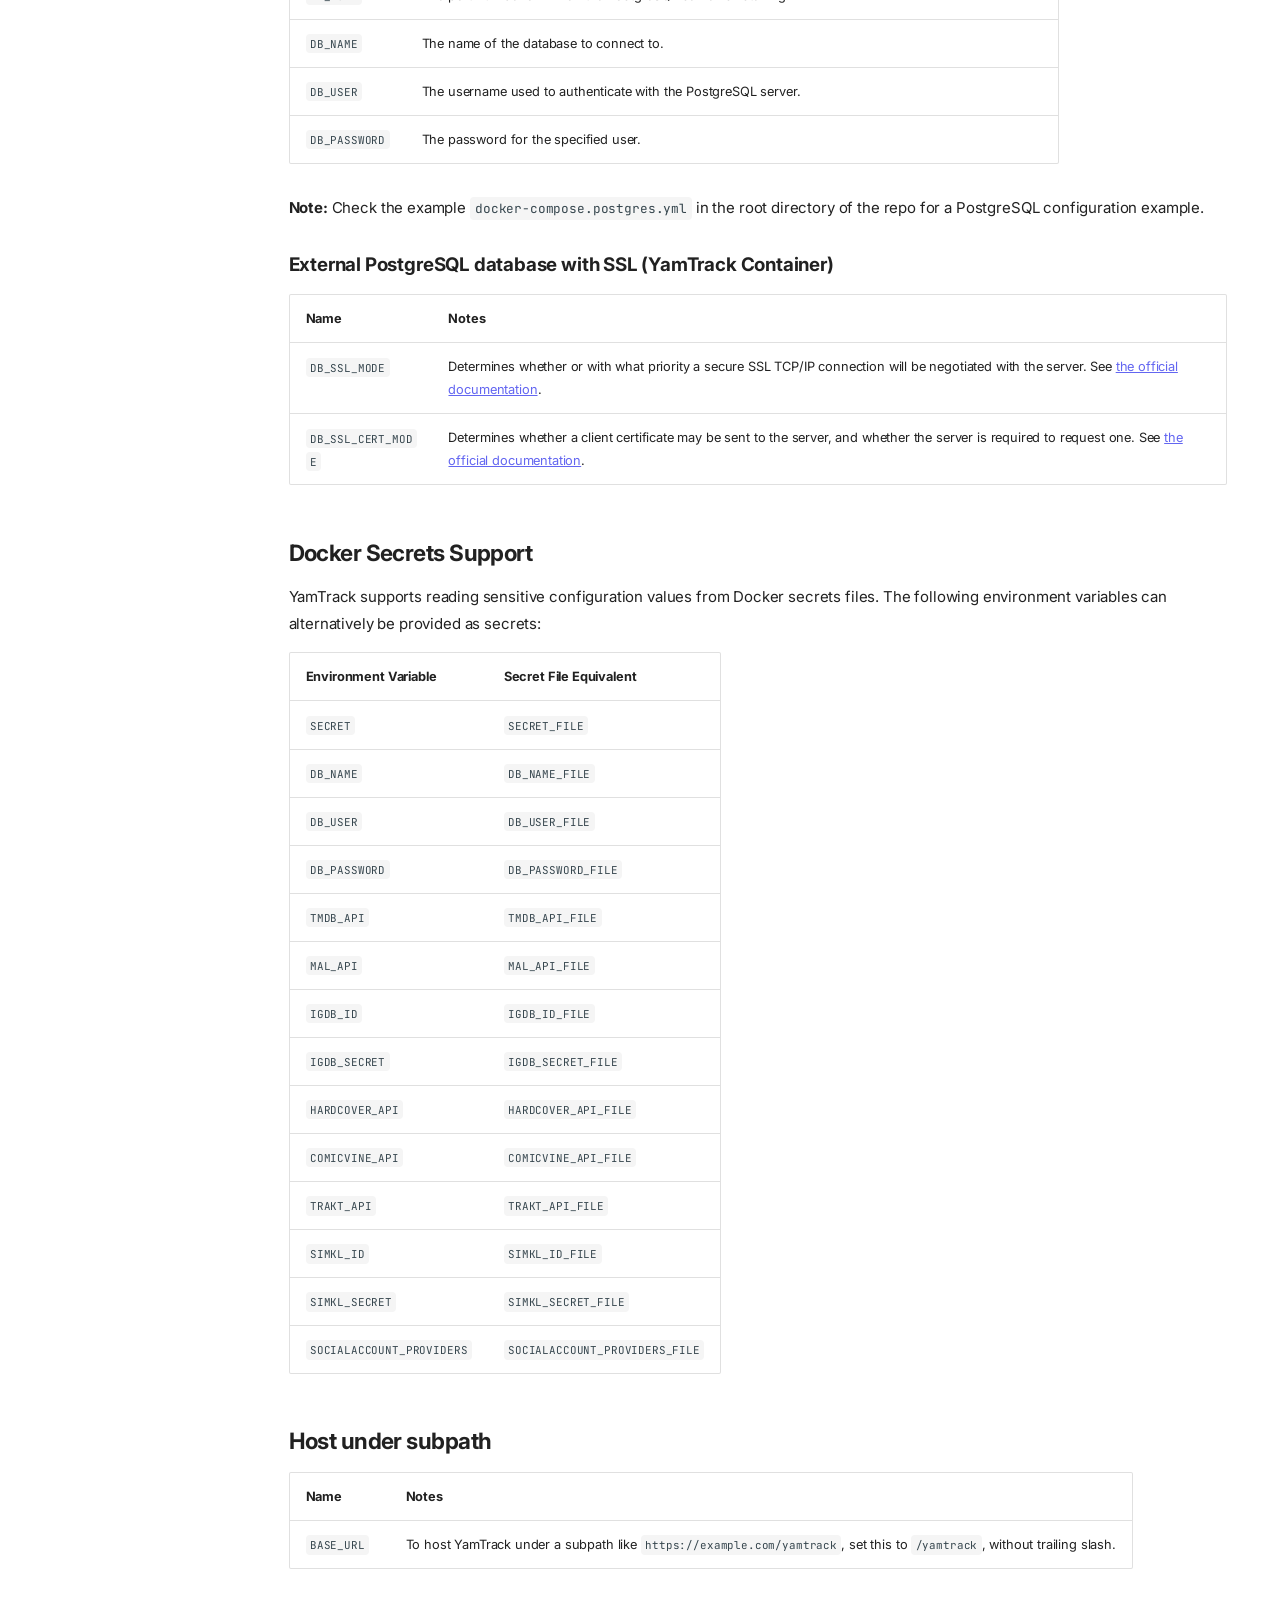
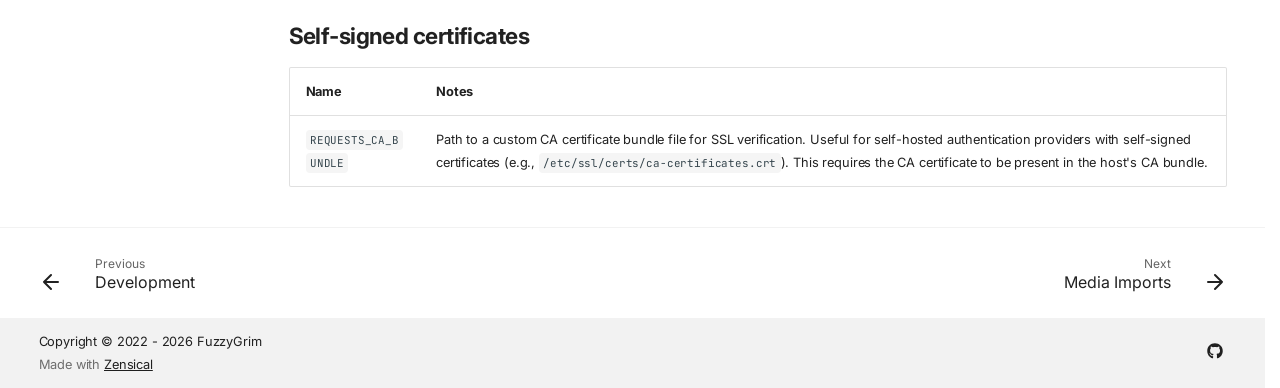
<file: dev/env-variables/index.html>
<!doctype html>
<html lang="en" class="no-js">
  <head>
    
      <meta charset="utf-8">
      <meta name="viewport" content="width=device-width,initial-scale=1">
      
        <meta name="description" content="Yamtrack is a self hosted media tracker for movies, tv shows, anime, manga, video games, books, comics, and board games.">
      
      
        <meta name="author" content="FuzzyGrim">
      
      
        <link rel="canonical" href="https://FuzzyGrim.github.io/Yamtrack/dev/env-variables/">
      
      
        <link rel="prev" href="../development/">
      
      
        <link rel="next" href="../media-imports/">
      
      
        
      
      
      <link rel="icon" href="../assets/logo.png">
      <meta name="generator" content="zensical-0.0.42">
    
    
      
        <title>Environment Variables - Yamtrack Documentation</title>
      
    
    
      
        
      
      <link rel="stylesheet" href="../assets/stylesheets/modern/main.fba56155.min.css">
      
        
          
        
        <link rel="stylesheet" href="../assets/stylesheets/modern/palette.dfe2e883.min.css">
      
      


    
    
      
    
    
      
        
        
        <link rel="preconnect" href="https://fonts.gstatic.com" crossorigin>
        <link rel="stylesheet" href="https://fonts.googleapis.com/css?family=Inter:300,300i,400,400i,500,500i,700,700i%7CJetBrains+Mono:400,400i,700,700i&amp;display=fallback">
        <style>:root{--md-text-font:"Inter";--md-code-font:"JetBrains Mono"}</style>
      
    
    
      <link rel="stylesheet" href="../stylesheets/extra.css">
    
    <script>__md_scope=new URL("..",location),__md_scope.pathname.endsWith("/")||(__md_scope=new URL(__md_scope.pathname+"/",location)),__md_hash=e=>[...e].reduce(((e,t)=>(e<<5)-e+t.charCodeAt(0)),0),__md_get=(e,t=localStorage,_=__md_scope)=>JSON.parse(t.getItem(_.pathname+"."+e)),__md_set=(e,t,_=localStorage,a=__md_scope)=>{try{_.setItem(a.pathname+"."+e,JSON.stringify(t))}catch(e){}},document.documentElement.setAttribute("data-platform",navigator.platform)</script>
    
      

    
    
  </head>
  
  
    
    
      
    
    
    
    
    <body dir="ltr" data-md-color-scheme="default" data-md-color-primary="indigo" data-md-color-accent="indigo">
  
    
    <input class="md-toggle" data-md-toggle="drawer" type="checkbox" id="__drawer" autocomplete="off">
    <input class="md-toggle" data-md-toggle="search" type="checkbox" id="__search" autocomplete="off">
    <label class="md-overlay" for="__drawer" aria-label="Navigation"></label>
    <div data-md-component="skip">
      
        
        <a href="#environment-variables" class="md-skip">
          Skip to content
        </a>
      
    </div>
    <div data-md-component="announce">
      
    </div>
    
      <div data-md-color-scheme="default" data-md-component="outdated" hidden>
        
      </div>
    
    
      

<header class="md-header" data-md-component="header">
  <nav class="md-header__inner md-grid" aria-label="Header">
    <a href="./.." title="Yamtrack Documentation" class="md-header__button md-logo" aria-label="Yamtrack Documentation" data-md-component="logo">
      
  <img src="../assets/logo.png" alt="Yamtrack Documentation">

    </a>
    <label class="md-header__button md-icon" for="__drawer" aria-label="Navigation">
      
      <svg xmlns="http://www.w3.org/2000/svg" fill="none" stroke="currentColor" stroke-linecap="round" stroke-linejoin="round" stroke-width="2" class="lucide lucide-menu" viewBox="0 0 24 24"><path d="M4 5h16M4 12h16M4 19h16"/></svg>
    </label>
    <div class="md-header__title" data-md-component="header-title">
      <div class="md-header__ellipsis">
        <div class="md-header__topic">
          <span class="md-ellipsis">
            Yamtrack Documentation
          </span>
        </div>
        <div class="md-header__topic" data-md-component="header-topic">
          <span class="md-ellipsis">
            
              Environment Variables
            
          </span>
        </div>
      </div>
    </div>
    
      
        <form class="md-header__option" data-md-component="palette">
  
    
    
    
    <input class="md-option" data-md-color-media="(prefers-color-scheme)" data-md-color-scheme="default" data-md-color-primary="indigo" data-md-color-accent="indigo"  aria-label="Switch to light mode"  type="radio" name="__palette" id="__palette_0">
    
      <label class="md-header__button md-icon" title="Switch to light mode" for="__palette_1" hidden>
        <svg xmlns="http://www.w3.org/2000/svg" fill="none" stroke="currentColor" stroke-linecap="round" stroke-linejoin="round" stroke-width="2" class="lucide lucide-sun-moon" viewBox="0 0 24 24"><path d="M12 2v2M14.837 16.385a6 6 0 1 1-7.223-7.222c.624-.147.97.66.715 1.248a4 4 0 0 0 5.26 5.259c.589-.255 1.396.09 1.248.715M16 12a4 4 0 0 0-4-4M19 5l-1.256 1.256M20 12h2"/></svg>
      </label>
    
  
    
    
    
    <input class="md-option" data-md-color-media="(prefers-color-scheme: light)" data-md-color-scheme="default" data-md-color-primary="indigo" data-md-color-accent="indigo"  aria-label="Switch to dark mode"  type="radio" name="__palette" id="__palette_1">
    
      <label class="md-header__button md-icon" title="Switch to dark mode" for="__palette_2" hidden>
        <svg xmlns="http://www.w3.org/2000/svg" fill="none" stroke="currentColor" stroke-linecap="round" stroke-linejoin="round" stroke-width="2" class="lucide lucide-sun" viewBox="0 0 24 24"><circle cx="12" cy="12" r="4"/><path d="M12 2v2M12 20v2M4.93 4.93l1.41 1.41M17.66 17.66l1.41 1.41M2 12h2M20 12h2M6.34 17.66l-1.41 1.41M19.07 4.93l-1.41 1.41"/></svg>
      </label>
    
  
    
    
    
    <input class="md-option" data-md-color-media="(prefers-color-scheme: dark)" data-md-color-scheme="slate" data-md-color-primary="indigo" data-md-color-accent="indigo"  aria-label="Switch to system preference"  type="radio" name="__palette" id="__palette_2">
    
      <label class="md-header__button md-icon" title="Switch to system preference" for="__palette_0" hidden>
        <svg xmlns="http://www.w3.org/2000/svg" fill="none" stroke="currentColor" stroke-linecap="round" stroke-linejoin="round" stroke-width="2" class="lucide lucide-moon" viewBox="0 0 24 24"><path d="M20.985 12.486a9 9 0 1 1-9.473-9.472c.405-.022.617.46.402.803a6 6 0 0 0 8.268 8.268c.344-.215.825-.004.803.401"/></svg>
      </label>
    
  
</form>
      
    
    
      <script>var palette=__md_get("__palette");if(palette&&palette.color){if("(prefers-color-scheme)"===palette.color.media){var media=matchMedia("(prefers-color-scheme: light)"),input=document.querySelector(media.matches?"[data-md-color-media='(prefers-color-scheme: light)']":"[data-md-color-media='(prefers-color-scheme: dark)']");palette.color.media=input.getAttribute("data-md-color-media"),palette.color.scheme=input.getAttribute("data-md-color-scheme"),palette.color.primary=input.getAttribute("data-md-color-primary"),palette.color.accent=input.getAttribute("data-md-color-accent")}for(var[key,value]of Object.entries(palette.color))document.body.setAttribute("data-md-color-"+key,value)}</script>
    
    
    
      
      
        <label class="md-header__button md-icon" for="__search" aria-label="Search">
          
          <svg xmlns="http://www.w3.org/2000/svg" fill="none" stroke="currentColor" stroke-linecap="round" stroke-linejoin="round" stroke-width="2" class="lucide lucide-search" viewBox="0 0 24 24"><path d="m21 21-4.34-4.34"/><circle cx="11" cy="11" r="8"/></svg>
        </label>
        <div class="md-search" data-md-component="search" role="dialog" aria-label="Search">
  <button type="button" class="md-search__button">
    Search
  </button>
</div>
      
    
    <div class="md-header__source">
      
        <a href="https://github.com/FuzzyGrim/Yamtrack" title="Go to repository" class="md-source" data-md-component="source">
  <div class="md-source__icon md-icon">
    
    <svg xmlns="http://www.w3.org/2000/svg" viewBox="0 0 448 512"><!--! Font Awesome Free 7.2.0 by @fontawesome - https://fontawesome.com License - https://fontawesome.com/license/free (Icons: CC BY 4.0, Fonts: SIL OFL 1.1, Code: MIT License) Copyright 2026 Fonticons, Inc.--><path fill="currentColor" d="M439.6 236.1 244 40.5c-5.4-5.5-12.8-8.5-20.4-8.5s-15 3-20.4 8.4L162.5 81l51.5 51.5c27.1-9.1 52.7 16.8 43.4 43.7l49.7 49.7c34.2-11.8 61.2 31 35.5 56.7-26.5 26.5-70.2-2.9-56-37.3L240.3 199v121.9c25.3 12.5 22.3 41.8 9.1 55-6.4 6.4-15.2 10.1-24.3 10.1s-17.8-3.6-24.3-10.1c-17.6-17.6-11.1-46.9 11.2-56v-123c-20.8-8.5-24.6-30.7-18.6-45L142.6 101 8.5 235.1C3 240.6 0 247.9 0 255.5s3 15 8.5 20.4l195.6 195.7c5.4 5.4 12.7 8.4 20.4 8.4s15-3 20.4-8.4l194.7-194.7c5.4-5.4 8.4-12.8 8.4-20.4s-3-15-8.4-20.4"/></svg>
  </div>
  <div class="md-source__repository">
    FuzzyGrim/Yamtrack
  </div>
</a>
      
    </div>
  </nav>
  
</header>
    
    <div class="md-container" data-md-component="container">
      
      
        
          
            
<nav class="md-tabs" aria-label="Tabs" data-md-component="tabs">
  <div class="md-grid">
    <ul class="md-tabs__list">
      
        
  
  
  
  
    <li class="md-tabs__item">
      <a href="./.." class="md-tabs__link">
        
  
  Home

      </a>
    </li>
  

      
        
  
  
  
  
    <li class="md-tabs__item">
      <a href="../setup/" class="md-tabs__link">
        
  
  Setup

      </a>
    </li>
  

      
        
  
  
  
  
    <li class="md-tabs__item">
      <a href="../development/" class="md-tabs__link">
        
  
  Development

      </a>
    </li>
  

      
        
  
  
  
    
  
  
    <li class="md-tabs__item md-tabs__item--active">
      <a href="././" class="md-tabs__link">
        
  
  Environment Variables

      </a>
    </li>
  

      
        
  
  
  
  
    <li class="md-tabs__item">
      <a href="../media-imports/" class="md-tabs__link">
        
  
  Media Imports

      </a>
    </li>
  

      
        
  
  
  
  
    <li class="md-tabs__item">
      <a href="../social-auth/" class="md-tabs__link">
        
  
  Social Auth

      </a>
    </li>
  

      
        
  
  
  
  
    <li class="md-tabs__item">
      <a href="../administration/" class="md-tabs__link">
        
  
  Administration

      </a>
    </li>
  

      
    </ul>
  </div>
</nav>
          
        
      
      <main class="md-main" data-md-component="main">
        <div class="md-main__inner md-grid">
          
            
              
              <div class="md-sidebar md-sidebar--primary" data-md-component="sidebar" data-md-type="navigation" >
                <div class="md-sidebar__scrollwrap">
                  <div class="md-sidebar__inner">
                    


  


  

<nav class="md-nav md-nav--primary md-nav--lifted md-nav--integrated" aria-label="Navigation" data-md-level="0">
  <label class="md-nav__title" for="__drawer">
    <a href="./.." title="Yamtrack Documentation" class="md-nav__button md-logo" aria-label="Yamtrack Documentation" data-md-component="logo">
      
  <img src="../assets/logo.png" alt="Yamtrack Documentation">

    </a>
    Yamtrack Documentation
  </label>
  
    <div class="md-nav__source">
      <a href="https://github.com/FuzzyGrim/Yamtrack" title="Go to repository" class="md-source" data-md-component="source">
  <div class="md-source__icon md-icon">
    
    <svg xmlns="http://www.w3.org/2000/svg" viewBox="0 0 448 512"><!--! Font Awesome Free 7.2.0 by @fontawesome - https://fontawesome.com License - https://fontawesome.com/license/free (Icons: CC BY 4.0, Fonts: SIL OFL 1.1, Code: MIT License) Copyright 2026 Fonticons, Inc.--><path fill="currentColor" d="M439.6 236.1 244 40.5c-5.4-5.5-12.8-8.5-20.4-8.5s-15 3-20.4 8.4L162.5 81l51.5 51.5c27.1-9.1 52.7 16.8 43.4 43.7l49.7 49.7c34.2-11.8 61.2 31 35.5 56.7-26.5 26.5-70.2-2.9-56-37.3L240.3 199v121.9c25.3 12.5 22.3 41.8 9.1 55-6.4 6.4-15.2 10.1-24.3 10.1s-17.8-3.6-24.3-10.1c-17.6-17.6-11.1-46.9 11.2-56v-123c-20.8-8.5-24.6-30.7-18.6-45L142.6 101 8.5 235.1C3 240.6 0 247.9 0 255.5s3 15 8.5 20.4l195.6 195.7c5.4 5.4 12.7 8.4 20.4 8.4s15-3 20.4-8.4l194.7-194.7c5.4-5.4 8.4-12.8 8.4-20.4s-3-15-8.4-20.4"/></svg>
  </div>
  <div class="md-source__repository">
    FuzzyGrim/Yamtrack
  </div>
</a>
    </div>
  
  <ul class="md-nav__list" data-md-scrollfix>
    
      
      
  
  
  
  
    <li class="md-nav__item">
      <a href="./.." class="md-nav__link">
        
  
  
  <span class="md-ellipsis">
    
  
  Home

    
  </span>
  
  

      </a>
    </li>
  

    
      
      
  
  
  
  
    <li class="md-nav__item">
      <a href="../setup/" class="md-nav__link">
        
  
  
  <span class="md-ellipsis">
    
  
  Setup

    
  </span>
  
  

      </a>
    </li>
  

    
      
      
  
  
  
  
    <li class="md-nav__item">
      <a href="../development/" class="md-nav__link">
        
  
  
  <span class="md-ellipsis">
    
  
  Development

    
  </span>
  
  

      </a>
    </li>
  

    
      
      
  
  
    
  
  
  
    <li class="md-nav__item md-nav__item--active">
      
      
      
      
        
      
      
        <label class="md-nav__link md-nav__link--active" for="__toc">
          
  
  
  <span class="md-ellipsis">
    
  
  Environment Variables

    
  </span>
  
  

          <span class="md-nav__icon md-icon"></span>
        </label>
      
      <a href="././" class="md-nav__link md-nav__link--active">
        
  
  
  <span class="md-ellipsis">
    
  
  Environment Variables

    
  </span>
  
  

      </a>
      
        


<nav class="md-nav md-nav--secondary" aria-label="On this page">
  
  
  
    
  
  
    <label class="md-nav__title" for="__toc">
      <span class="md-nav__icon md-icon"></span>
      On this page
    </label>
    <ul class="md-nav__list" data-md-component="toc" data-md-scrollfix>
      
        <li class="md-nav__item">
  <a href="#media-sources" class="md-nav__link">
    <span class="md-ellipsis">
      <span class="md-typeset">
        Media Sources
      </span>
    </span>
  </a>
  
</li>
      
        <li class="md-nav__item">
  <a href="#media-import" class="md-nav__link">
    <span class="md-ellipsis">
      <span class="md-typeset">
        Media Import
      </span>
    </span>
  </a>
  
</li>
      
        <li class="md-nav__item">
  <a href="#redis-and-django-settings" class="md-nav__link">
    <span class="md-ellipsis">
      <span class="md-typeset">
        Redis and Django Settings
      </span>
    </span>
  </a>
  
</li>
      
        <li class="md-nav__item">
  <a href="#user-and-system-configuration" class="md-nav__link">
    <span class="md-ellipsis">
      <span class="md-typeset">
        User and System Configuration
      </span>
    </span>
  </a>
  
</li>
      
        <li class="md-nav__item">
  <a href="#celery-health-check" class="md-nav__link">
    <span class="md-ellipsis">
      <span class="md-typeset">
        Celery Health Check
      </span>
    </span>
  </a>
  
</li>
      
        <li class="md-nav__item">
  <a href="#postgresql-environment-variables-yamtrack-container" class="md-nav__link">
    <span class="md-ellipsis">
      <span class="md-typeset">
        PostgreSQL Environment Variables (YamTrack Container)
      </span>
    </span>
  </a>
  
    <nav class="md-nav" aria-label="PostgreSQL Environment Variables (YamTrack Container)">
      <ul class="md-nav__list">
        
          <li class="md-nav__item">
  <a href="#external-postgresql-database-with-ssl-yamtrack-container" class="md-nav__link">
    <span class="md-ellipsis">
      <span class="md-typeset">
        External PostgreSQL database with SSL (YamTrack Container)
      </span>
    </span>
  </a>
  
</li>
        
      </ul>
    </nav>
  
</li>
      
        <li class="md-nav__item">
  <a href="#docker-secrets-support" class="md-nav__link">
    <span class="md-ellipsis">
      <span class="md-typeset">
        Docker Secrets Support
      </span>
    </span>
  </a>
  
</li>
      
        <li class="md-nav__item">
  <a href="#host-under-subpath" class="md-nav__link">
    <span class="md-ellipsis">
      <span class="md-typeset">
        Host under subpath
      </span>
    </span>
  </a>
  
</li>
      
        <li class="md-nav__item">
  <a href="#self-signed-certificates" class="md-nav__link">
    <span class="md-ellipsis">
      <span class="md-typeset">
        Self-signed certificates
      </span>
    </span>
  </a>
  
</li>
      
    </ul>
  
</nav>
      
    </li>
  

    
      
      
  
  
  
  
    <li class="md-nav__item">
      <a href="../media-imports/" class="md-nav__link">
        
  
  
  <span class="md-ellipsis">
    
  
  Media Imports

    
  </span>
  
  

      </a>
    </li>
  

    
      
      
  
  
  
  
    <li class="md-nav__item">
      <a href="../social-auth/" class="md-nav__link">
        
  
  
  <span class="md-ellipsis">
    
  
  Social Auth

    
  </span>
  
  

      </a>
    </li>
  

    
      
      
  
  
  
  
    <li class="md-nav__item">
      <a href="../administration/" class="md-nav__link">
        
  
  
  <span class="md-ellipsis">
    
  
  Administration

    
  </span>
  
  

      </a>
    </li>
  

    
  </ul>
</nav>
                  </div>
                </div>
              </div>
            
            
          
          
            <div class="md-content" data-md-component="content">
              
              <article class="md-content__inner md-typeset">
                
                  
  
    <a href="https://github.com/FuzzyGrim/Yamtrack/edit/dev/docs/env-variables.md" title="Edit this page" class="md-content__button md-icon" rel="edit">
      
      <svg xmlns="http://www.w3.org/2000/svg" fill="none" stroke="currentColor" stroke-linecap="round" stroke-linejoin="round" stroke-width="2" class="lucide lucide-file-pen" viewBox="0 0 24 24"><path d="M12.659 22H18a2 2 0 0 0 2-2V8a2.4 2.4 0 0 0-.706-1.706l-3.588-3.588A2.4 2.4 0 0 0 14 2H6a2 2 0 0 0-2 2v9.34"/><path d="M14 2v5a1 1 0 0 0 1 1h5M10.378 12.622a1 1 0 0 1 3 3.003L8.36 20.637a2 2 0 0 1-.854.506l-2.867.837a.5.5 0 0 1-.62-.62l.836-2.869a2 2 0 0 1 .506-.853z"/></svg>
    </a>
  
  
    
      
    
    <a href="https://github.com/FuzzyGrim/Yamtrack/raw/dev/docs/env-variables.md" title="View source of this page" class="md-content__button md-icon">
      
      <svg xmlns="http://www.w3.org/2000/svg" fill="none" stroke="currentColor" stroke-linecap="round" stroke-linejoin="round" stroke-width="2" class="lucide lucide-file-code-2" viewBox="0 0 24 24"><path d="M4 12.15V4a2 2 0 0 1 2-2h8a2.4 2.4 0 0 1 1.706.706l3.588 3.588A2.4 2.4 0 0 1 20 8v12a2 2 0 0 1-2 2h-3.35"/><path d="M14 2v5a1 1 0 0 0 1 1h5M5 16l-3 3 3 3M9 22l3-3-3-3"/></svg>
    </a>
  


<h1 id="environment-variables">Environment Variables<a class="headerlink" href="#environment-variables" title="Permanent link">&para;</a></h1>
<p>This page outlines the environment variables used in the YamTrack project.</p>
<h2 id="media-sources">Media Sources<a class="headerlink" href="#media-sources" title="Permanent link">&para;</a></h2>
<table>
<thead>
<tr>
<th>Name</th>
<th>Notes</th>
</tr>
</thead>
<tbody>
<tr>
<td><code>TMDB_API</code></td>
<td>The Movie Database API key for movies and TV shows. A default key is provided.</td>
</tr>
<tr>
<td><code>TMDB_NSFW</code></td>
<td>Default to <code>False</code>. Set to <code>True</code> to include adult content in TV and movie searches.</td>
</tr>
<tr>
<td><code>TMDB_LANG</code></td>
<td>TMDB metadata language. Uses a language code in ISO 639-1 (e.g., <code>en</code>). Also supports a country code in ISO 3166-1 (e.g., <code>en-US</code>). Metadata is cached for a few hours in Redis. You may need to clear the cache to see the new language immediately.</td>
</tr>
<tr>
<td><code>MAL_API</code></td>
<td>MyAnimeList API key for anime and manga. A default key is provided.</td>
</tr>
<tr>
<td><code>MAL_NSFW</code></td>
<td>Default to <code>False</code>. Set to <code>True</code> to include adult content in anime and manga searches from MyAnimeList.</td>
</tr>
<tr>
<td><code>MU_NSFW</code></td>
<td>Default to <code>False</code>. Set to <code>True</code> to include adult content in manga searches from MangaUpdates.</td>
</tr>
<tr>
<td><code>IGDB_ID</code></td>
<td>IGDB API key for games. A default key is provided, but it's recommended to get your own as it has a low rate limit.</td>
</tr>
<tr>
<td><code>IGDB_SECRET</code></td>
<td>IGDB API secret for games. A default value is provided, but it's recommended to get your own as it has a low rate limit.</td>
</tr>
<tr>
<td><code>IGDB_NSFW</code></td>
<td>Default to <code>False</code>. Set to <code>True</code> to include adult content in game searches.</td>
</tr>
<tr>
<td><code>HARDCOVER_API</code></td>
<td>Hardcover API key for books. A default key is provided, but it's recommended to get your own as it has a low rate limit. Custom values must include the <code>Bearer</code> prefix.</td>
</tr>
<tr>
<td><code>COMICVINE_API</code></td>
<td>ComicVine API key for comics. A default key is provided, but it's recommended to get your own as it has a low rate limit.</td>
</tr>
</tbody>
</table>
<h2 id="media-import">Media Import<a class="headerlink" href="#media-import" title="Permanent link">&para;</a></h2>
<p>See <a href="../media-imports/">media-imports</a>.</p>
<h2 id="redis-and-django-settings">Redis and Django Settings<a class="headerlink" href="#redis-and-django-settings" title="Permanent link">&para;</a></h2>
<table>
<thead>
<tr>
<th>Name</th>
<th>Notes</th>
</tr>
</thead>
<tbody>
<tr>
<td><code>REDIS_URL</code></td>
<td>Default to <code>redis://localhost:6379</code>. Set this to your Redis server URL, in the format of <code>redis://{service}:{port}</code>. In the Docker Compose examples this is <code>redis://redis:6379</code>. If Yamtrack shares a Docker network with another container or service named <code>redis</code>, use the Yamtrack Redis container name instead: <code>redis://yamtrack-redis:6379</code>.</td>
</tr>
<tr>
<td><code>CELERY_REDIS_URL</code></td>
<td>Default to the value of <code>REDIS_URL</code>. Set this to your Redis server URL for Celery if you need a different value than <code>REDIS_URL</code>.</td>
</tr>
<tr>
<td><code>REDIS_PREFIX</code></td>
<td>Optional prefix for Redis keys and channels to enable isolation when sharing a Redis instance across multiple applications. Useful for ACL-based permission control.</td>
</tr>
<tr>
<td><code>SECRET</code></td>
<td><a href="https://docs.djangoproject.com/en/stable/ref/settings/#secret-key">Secret key</a> used for cryptographic signing. Should be a random string.</td>
</tr>
<tr>
<td><code>URLS</code></td>
<td>Shortcut to set both the <code>CSRF</code> and <code>ALLOWED_HOSTS</code> settings. Comma-separated list of URLs (e.g., <code>https://yamtrack.mydomain.com</code>).</td>
</tr>
<tr>
<td><code>ALLOWED_HOSTS</code></td>
<td>Comma-separated list of host/domain names that this Django site can serve (e.g., <code>yamtrack.mydomain.com</code>). Default to <code>*</code> for all hosts.</td>
</tr>
<tr>
<td><code>CSRF</code></td>
<td>Comma-separated list of trusted origins for <code>POST</code> requests when using reverse proxies (e.g., <code>https://yamtrack.mydomain.com</code>).</td>
</tr>
<tr>
<td><code>REGISTRATION</code></td>
<td>Default to <code>True</code>. Set to <code>False</code> to disable user registration.</td>
</tr>
<tr>
<td><code>DEBUG</code></td>
<td>Default to <code>False</code>. Set to <code>True</code> for debugging.</td>
</tr>
<tr>
<td><code>ADMIN_ENABLED</code></td>
<td>Default to <code>False</code>. Set to <code>True</code> to enable the Django admin interface.</td>
</tr>
<tr>
<td><code>TRACK_TIME</code></td>
<td>Default to <code>True</code>. Set to <code>False</code> to disable time tracking in Yamtrack.</td>
</tr>
</tbody>
</table>
<h2 id="user-and-system-configuration">User and System Configuration<a class="headerlink" href="#user-and-system-configuration" title="Permanent link">&para;</a></h2>
<table>
<thead>
<tr>
<th>Name</th>
<th>Notes</th>
</tr>
</thead>
<tbody>
<tr>
<td><code>PUID</code></td>
<td>User ID for the app. Default to <code>1000</code>.</td>
</tr>
<tr>
<td><code>PGID</code></td>
<td>Group ID for the app. Default to <code>1000</code>.</td>
</tr>
<tr>
<td><code>TZ</code></td>
<td>Timezone (e.g., <code>Europe/Berlin</code>). Default to <code>UTC</code>.</td>
</tr>
<tr>
<td><code>WEB_CONCURRENCY</code></td>
<td>Number of web server processes. Default to <code>1</code>.</td>
</tr>
<tr>
<td><code>SOCIAL_PROVIDERS</code></td>
<td>Comma-separated list of social authentication providers to enable (e.g., <code>allauth.socialaccount.providers.openid_connect,allauth.socialaccount.providers.github</code>).</td>
</tr>
<tr>
<td><code>SOCIALACCOUNT_PROVIDERS</code></td>
<td>JSON configuration for social providers. See the <a href="../social-auth/">Docs</a> for an OIDC configuration example.</td>
</tr>
<tr>
<td><code>ACCOUNT_DEFAULT_HTTP_PROTOCOL</code></td>
<td>Protocol for social providers. If your <code>redirect_uri</code> in OIDC config is <code>https</code>, set this to <code>https</code>. Default is determined based on your <code>CSRF</code> settings.</td>
</tr>
<tr>
<td><code>ACCOUNT_LOGOUT_REDIRECT_URL</code></td>
<td>Absolute URL to redirect users after logout. Useful for OpenID Connect providers to ensure complete logout from the external authentication provider.</td>
</tr>
<tr>
<td><code>SOCIALACCOUNT_ONLY</code></td>
<td>Default to <code>False</code>. Set to <code>True</code> to disable local authentication when using social authentication only.</td>
</tr>
<tr>
<td><code>REDIRECT_LOGIN_TO_SSO</code></td>
<td>Default to <code>False</code>. Set to <code>True</code> to automatically redirect (using JavaScript) to the SSO provider when there's only one available. Useful for single sign-on setups.</td>
</tr>
<tr>
<td><code>YAMTRACK_AUTO_LOGIN_USERNAME</code></td>
<td>Default to <code>None</code>, which disables this feature. Specify a username to automatically login with the selected user. The user needs to be existing and active.</td>
</tr>
</tbody>
</table>
<h2 id="celery-health-check">Celery Health Check<a class="headerlink" href="#celery-health-check" title="Permanent link">&para;</a></h2>
<table>
<thead>
<tr>
<th>Name</th>
<th>Notes</th>
</tr>
</thead>
<tbody>
<tr>
<td><code>HEALTHCHECK_CELERY_PING_TIMEOUT</code></td>
<td>Default to <code>1</code>. Increases the timeout for the health check ping to Celery. This is useful for slow connections.</td>
</tr>
</tbody>
</table>
<h2 id="postgresql-environment-variables-yamtrack-container">PostgreSQL Environment Variables (YamTrack Container)<a class="headerlink" href="#postgresql-environment-variables-yamtrack-container" title="Permanent link">&para;</a></h2>
<table>
<thead>
<tr>
<th>Name</th>
<th>Notes</th>
</tr>
</thead>
<tbody>
<tr>
<td><code>DB_HOST</code></td>
<td>The hostname or IP address of the PostgreSQL server. If not set, SQLite is used as the default database.</td>
</tr>
<tr>
<td><code>DB_PORT</code></td>
<td>The port number on which the PostgreSQL server is listening.</td>
</tr>
<tr>
<td><code>DB_NAME</code></td>
<td>The name of the database to connect to.</td>
</tr>
<tr>
<td><code>DB_USER</code></td>
<td>The username used to authenticate with the PostgreSQL server.</td>
</tr>
<tr>
<td><code>DB_PASSWORD</code></td>
<td>The password for the specified user.</td>
</tr>
</tbody>
</table>
<p><strong>Note:</strong> Check the example <code>docker-compose.postgres.yml</code> in the root directory of the repo for a PostgreSQL configuration example.</p>
<h3 id="external-postgresql-database-with-ssl-yamtrack-container">External PostgreSQL database with SSL (YamTrack Container)<a class="headerlink" href="#external-postgresql-database-with-ssl-yamtrack-container" title="Permanent link">&para;</a></h3>
<table>
<thead>
<tr>
<th>Name</th>
<th>Notes</th>
</tr>
</thead>
<tbody>
<tr>
<td><code>DB_SSL_MODE</code></td>
<td>Determines whether or with what priority a secure SSL TCP/IP connection will be negotiated with the server. See <a href="https://www.postgresql.org/docs/current/libpq-connect.html#LIBPQ-CONNECT-SSLMODE">the official documentation</a>.</td>
</tr>
<tr>
<td><code>DB_SSL_CERT_MODE</code></td>
<td>Determines whether a client certificate may be sent to the server, and whether the server is required to request one. See <a href="https://www.postgresql.org/docs/current/libpq-connect.html#LIBPQ-CONNECT-SSLCERTMODE">the official documentation</a>.</td>
</tr>
</tbody>
</table>
<h2 id="docker-secrets-support">Docker Secrets Support<a class="headerlink" href="#docker-secrets-support" title="Permanent link">&para;</a></h2>
<p>YamTrack supports reading sensitive configuration values from Docker secrets files. The following environment variables can alternatively be provided as secrets:</p>
<table>
<thead>
<tr>
<th>Environment Variable</th>
<th>Secret File Equivalent</th>
</tr>
</thead>
<tbody>
<tr>
<td><code>SECRET</code></td>
<td><code>SECRET_FILE</code></td>
</tr>
<tr>
<td><code>DB_NAME</code></td>
<td><code>DB_NAME_FILE</code></td>
</tr>
<tr>
<td><code>DB_USER</code></td>
<td><code>DB_USER_FILE</code></td>
</tr>
<tr>
<td><code>DB_PASSWORD</code></td>
<td><code>DB_PASSWORD_FILE</code></td>
</tr>
<tr>
<td><code>TMDB_API</code></td>
<td><code>TMDB_API_FILE</code></td>
</tr>
<tr>
<td><code>MAL_API</code></td>
<td><code>MAL_API_FILE</code></td>
</tr>
<tr>
<td><code>IGDB_ID</code></td>
<td><code>IGDB_ID_FILE</code></td>
</tr>
<tr>
<td><code>IGDB_SECRET</code></td>
<td><code>IGDB_SECRET_FILE</code></td>
</tr>
<tr>
<td><code>HARDCOVER_API</code></td>
<td><code>HARDCOVER_API_FILE</code></td>
</tr>
<tr>
<td><code>COMICVINE_API</code></td>
<td><code>COMICVINE_API_FILE</code></td>
</tr>
<tr>
<td><code>TRAKT_API</code></td>
<td><code>TRAKT_API_FILE</code></td>
</tr>
<tr>
<td><code>SIMKL_ID</code></td>
<td><code>SIMKL_ID_FILE</code></td>
</tr>
<tr>
<td><code>SIMKL_SECRET</code></td>
<td><code>SIMKL_SECRET_FILE</code></td>
</tr>
<tr>
<td><code>SOCIALACCOUNT_PROVIDERS</code></td>
<td><code>SOCIALACCOUNT_PROVIDERS_FILE</code></td>
</tr>
</tbody>
</table>
<h2 id="host-under-subpath">Host under subpath<a class="headerlink" href="#host-under-subpath" title="Permanent link">&para;</a></h2>
<table>
<thead>
<tr>
<th>Name</th>
<th>Notes</th>
</tr>
</thead>
<tbody>
<tr>
<td><code>BASE_URL</code></td>
<td>To host YamTrack under a subpath like <code>https://example.com/yamtrack</code>, set this to <code>/yamtrack</code>, without trailing slash.</td>
</tr>
</tbody>
</table>
<h2 id="self-signed-certificates">Self-signed certificates<a class="headerlink" href="#self-signed-certificates" title="Permanent link">&para;</a></h2>
<table>
<thead>
<tr>
<th>Name</th>
<th>Notes</th>
</tr>
</thead>
<tbody>
<tr>
<td><code>REQUESTS_CA_BUNDLE</code></td>
<td>Path to a custom CA certificate bundle file for SSL verification. Useful for self-hosted authentication providers with self-signed certificates (e.g., <code>/etc/ssl/certs/ca-certificates.crt</code>). This requires the CA certificate to be present in the host's CA bundle.</td>
</tr>
</tbody>
</table>














                
              </article>
            </div>
          
          
<script>var target=document.getElementById(location.hash.slice(1));target&&target.name&&(target.checked=target.name.startsWith("__tabbed_"))</script>
        </div>
        
          <button type="button" class="md-top md-icon" data-md-component="top" hidden>
  
  <svg xmlns="http://www.w3.org/2000/svg" fill="none" stroke="currentColor" stroke-linecap="round" stroke-linejoin="round" stroke-width="2" class="lucide lucide-circle-arrow-up" viewBox="0 0 24 24"><circle cx="12" cy="12" r="10"/><path d="m16 12-4-4-4 4M12 16V8"/></svg>
  Back to top
</button>
        
      </main>
      
        <footer class="md-footer">
  
    
      
      <nav class="md-footer__inner md-grid" aria-label="Footer" >
        
          
          <a href="../development/" class="md-footer__link md-footer__link--prev" aria-label="Previous: Development">
            <div class="md-footer__button md-icon">
              
              <svg xmlns="http://www.w3.org/2000/svg" fill="none" stroke="currentColor" stroke-linecap="round" stroke-linejoin="round" stroke-width="2" class="lucide lucide-arrow-left" viewBox="0 0 24 24"><path d="m12 19-7-7 7-7M19 12H5"/></svg>
            </div>
            <div class="md-footer__title">
              <span class="md-footer__direction">
                Previous
              </span>
              <div class="md-ellipsis">
                Development
              </div>
            </div>
          </a>
        
        
          
          <a href="../media-imports/" class="md-footer__link md-footer__link--next" aria-label="Next: Media Imports">
            <div class="md-footer__title">
              <span class="md-footer__direction">
                Next
              </span>
              <div class="md-ellipsis">
                Media Imports
              </div>
            </div>
            <div class="md-footer__button md-icon">
              
              <svg xmlns="http://www.w3.org/2000/svg" fill="none" stroke="currentColor" stroke-linecap="round" stroke-linejoin="round" stroke-width="2" class="lucide lucide-arrow-right" viewBox="0 0 24 24"><path d="M5 12h14M12 5l7 7-7 7"/></svg>
            </div>
          </a>
        
      </nav>
    
  
  <div class="md-footer-meta md-typeset">
    <div class="md-footer-meta__inner md-grid">
      <div class="md-copyright">
  
    <div class="md-copyright__highlight">
      Copyright &copy; 2022 - 2026 FuzzyGrim
    </div>
  
  
    Made with
    <a href="https://zensical.org/" target="_blank" rel="noopener">
      Zensical
    </a>
  
</div>
      
        
<div class="md-social">
  
    
    
    
    
      
      
    
    <a href="https://github.com/FuzzyGrim/Yamtrack" target="_blank" rel="noopener" title="github.com" class="md-social__link">
      <svg xmlns="http://www.w3.org/2000/svg" viewBox="0 0 512 512"><!--! Font Awesome Free 7.2.0 by @fontawesome - https://fontawesome.com License - https://fontawesome.com/license/free (Icons: CC BY 4.0, Fonts: SIL OFL 1.1, Code: MIT License) Copyright 2026 Fonticons, Inc.--><path fill="currentColor" d="M173.9 397.4c0 2-2.3 3.6-5.2 3.6-3.3.3-5.6-1.3-5.6-3.6 0-2 2.3-3.6 5.2-3.6 3-.3 5.6 1.3 5.6 3.6m-31.1-4.5c-.7 2 1.3 4.3 4.3 4.9 2.6 1 5.6 0 6.2-2s-1.3-4.3-4.3-5.2c-2.6-.7-5.5.3-6.2 2.3m44.2-1.7c-2.9.7-4.9 2.6-4.6 4.9.3 2 2.9 3.3 5.9 2.6 2.9-.7 4.9-2.6 4.6-4.6-.3-1.9-3-3.2-5.9-2.9M252.8 8C114.1 8 8 113.3 8 252c0 110.9 69.8 205.8 169.5 239.2 12.8 2.3 17.3-5.6 17.3-12.1 0-6.2-.3-40.4-.3-61.4 0 0-70 15-84.7-29.8 0 0-11.4-29.1-27.8-36.6 0 0-22.9-15.7 1.6-15.4 0 0 24.9 2 38.6 25.8 21.9 38.6 58.6 27.5 72.9 20.9 2.3-16 8.8-27.1 16-33.7-55.9-6.2-112.3-14.3-112.3-110.5 0-27.5 7.6-41.3 23.6-58.9-2.6-6.5-11.1-33.3 2.6-67.9 20.9-6.5 69 27 69 27 20-5.6 41.5-8.5 62.8-8.5s42.8 2.9 62.8 8.5c0 0 48.1-33.6 69-27 13.7 34.7 5.2 61.4 2.6 67.9 16 17.7 25.8 31.5 25.8 58.9 0 96.5-58.9 104.2-114.8 110.5 9.2 7.9 17 22.9 17 46.4 0 33.7-.3 75.4-.3 83.6 0 6.5 4.6 14.4 17.3 12.1C436.2 457.8 504 362.9 504 252 504 113.3 391.5 8 252.8 8M105.2 352.9c-1.3 1-1 3.3.7 5.2 1.6 1.6 3.9 2.3 5.2 1 1.3-1 1-3.3-.7-5.2-1.6-1.6-3.9-2.3-5.2-1m-10.8-8.1c-.7 1.3.3 2.9 2.3 3.9 1.6 1 3.6.7 4.3-.7.7-1.3-.3-2.9-2.3-3.9-2-.6-3.6-.3-4.3.7m32.4 35.6c-1.6 1.3-1 4.3 1.3 6.2 2.3 2.3 5.2 2.6 6.5 1 1.3-1.3.7-4.3-1.3-6.2-2.2-2.3-5.2-2.6-6.5-1m-11.4-14.7c-1.6 1-1.6 3.6 0 5.9s4.3 3.3 5.6 2.3c1.6-1.3 1.6-3.9 0-6.2-1.4-2.3-4-3.3-5.6-2"/></svg>
    </a>
  
</div>
      
    </div>
  </div>
</footer>
      
    </div>
    <div class="md-dialog" data-md-component="dialog">
      <div class="md-dialog__inner md-typeset"></div>
    </div>
    
    
    
      
      
      <script id="__config" type="application/json">{"annotate":null,"base":"..","features":["content.action.edit","content.action.view","content.code.annotate","content.code.copy","header.autohide","navigation.footer","navigation.indexes","navigation.sections","navigation.tabs","navigation.top","navigation.tracking","search.highlight","search.share","search.suggest","toc.follow","toc.integrate"],"search":"../assets/javascripts/workers/search.e2d2d235.min.js","tags":null,"translations":{"clipboard.copied":"Copied to clipboard","clipboard.copy":"Copy to clipboard","search.result.more.one":"1 more on this page","search.result.more.other":"# more on this page","search.result.none":"No matching documents","search.result.one":"1 matching document","search.result.other":"# matching documents","search.result.placeholder":"Type to start searching","search.result.term.missing":"Missing","select.version":"Select version"},"version":{"alias":true,"default":"release","provider":"mike"}}</script>
    
    
      <script src="../assets/javascripts/bundle.6e5f0216.min.js"></script>
      
    
  </body>
</html>
</file>
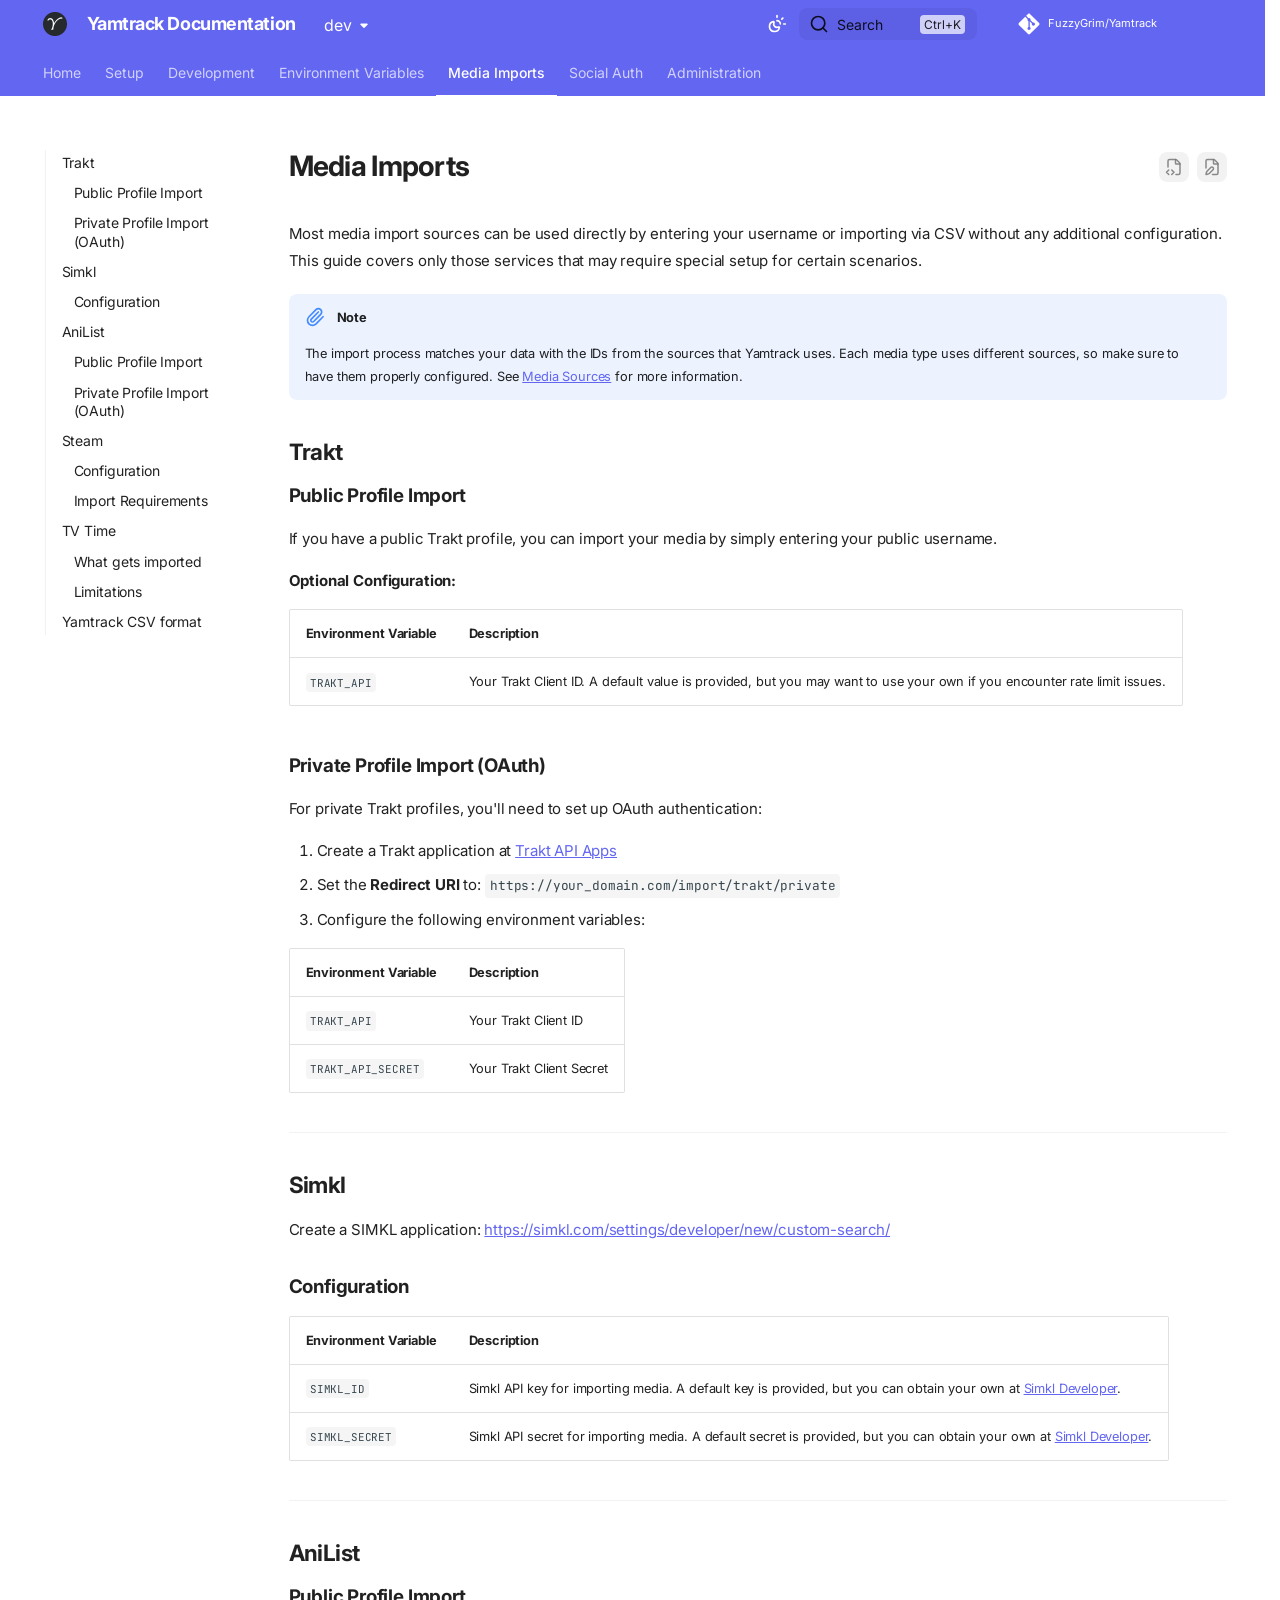
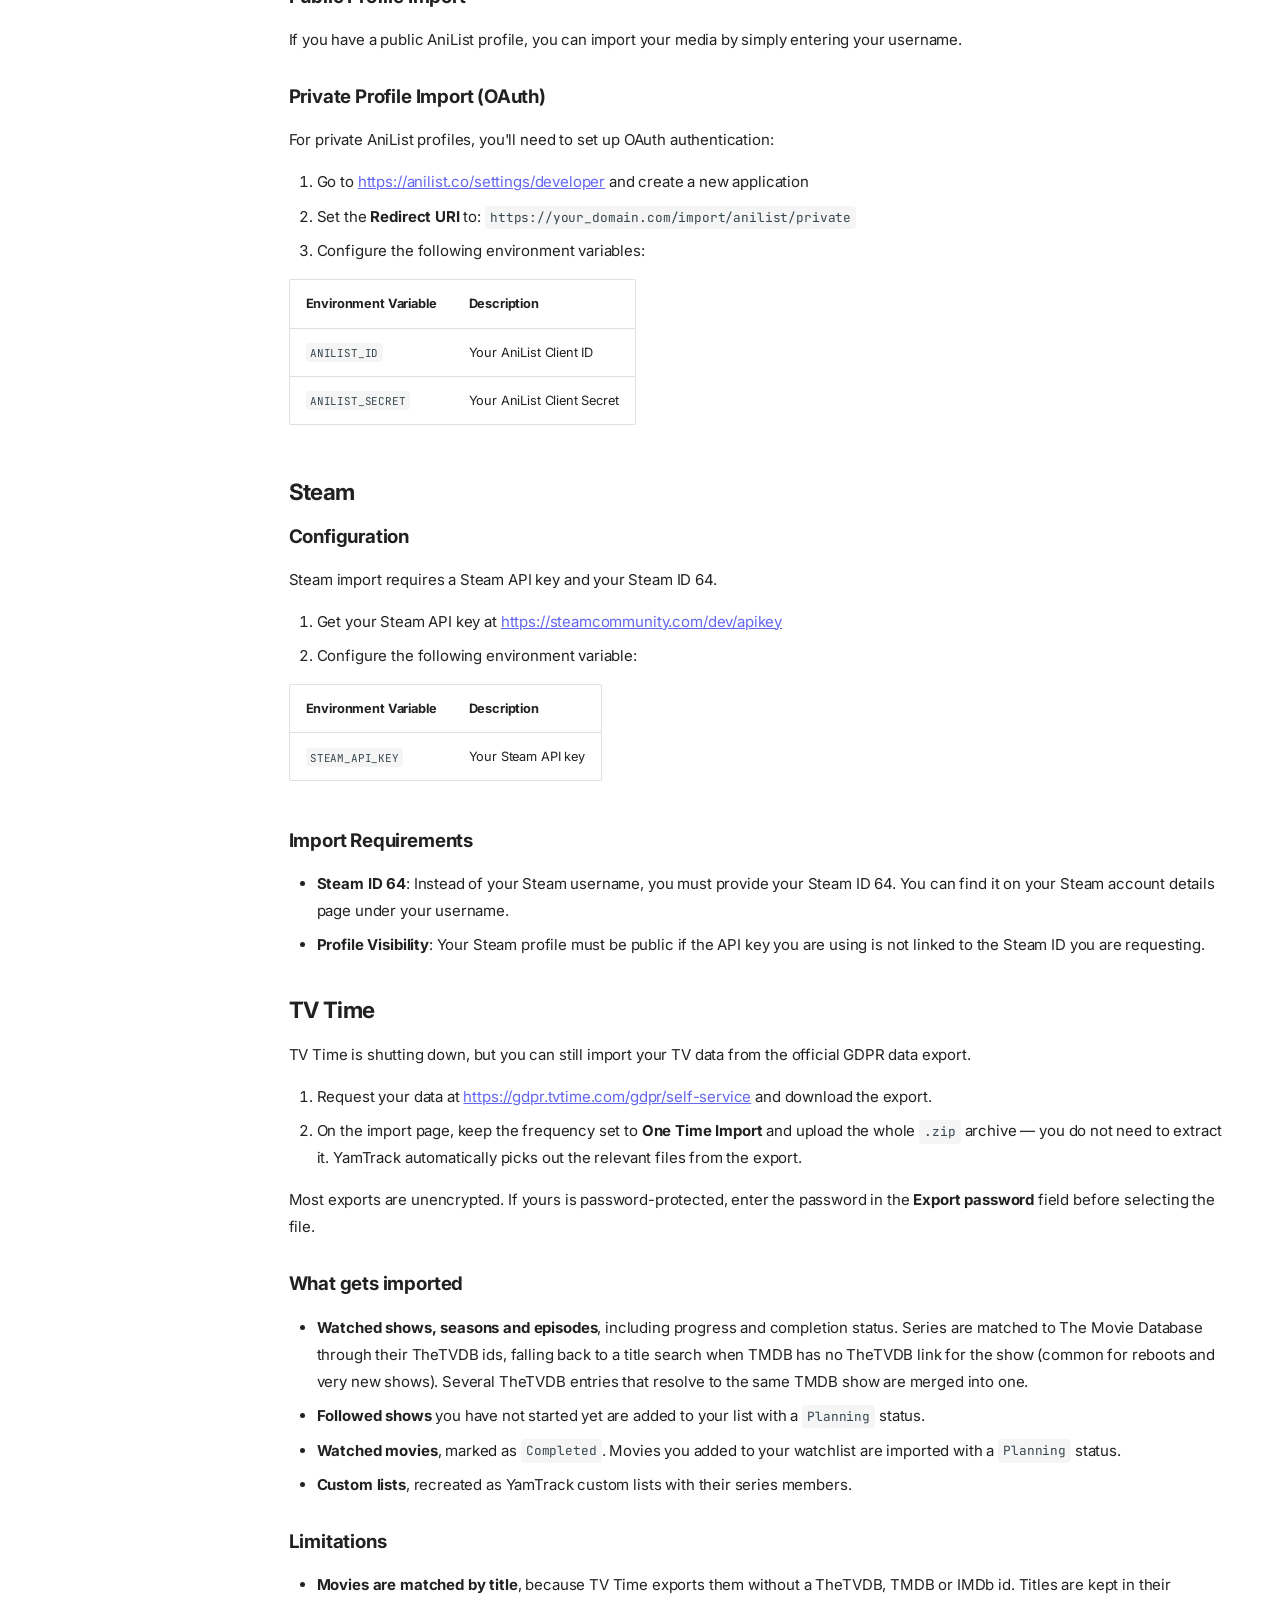
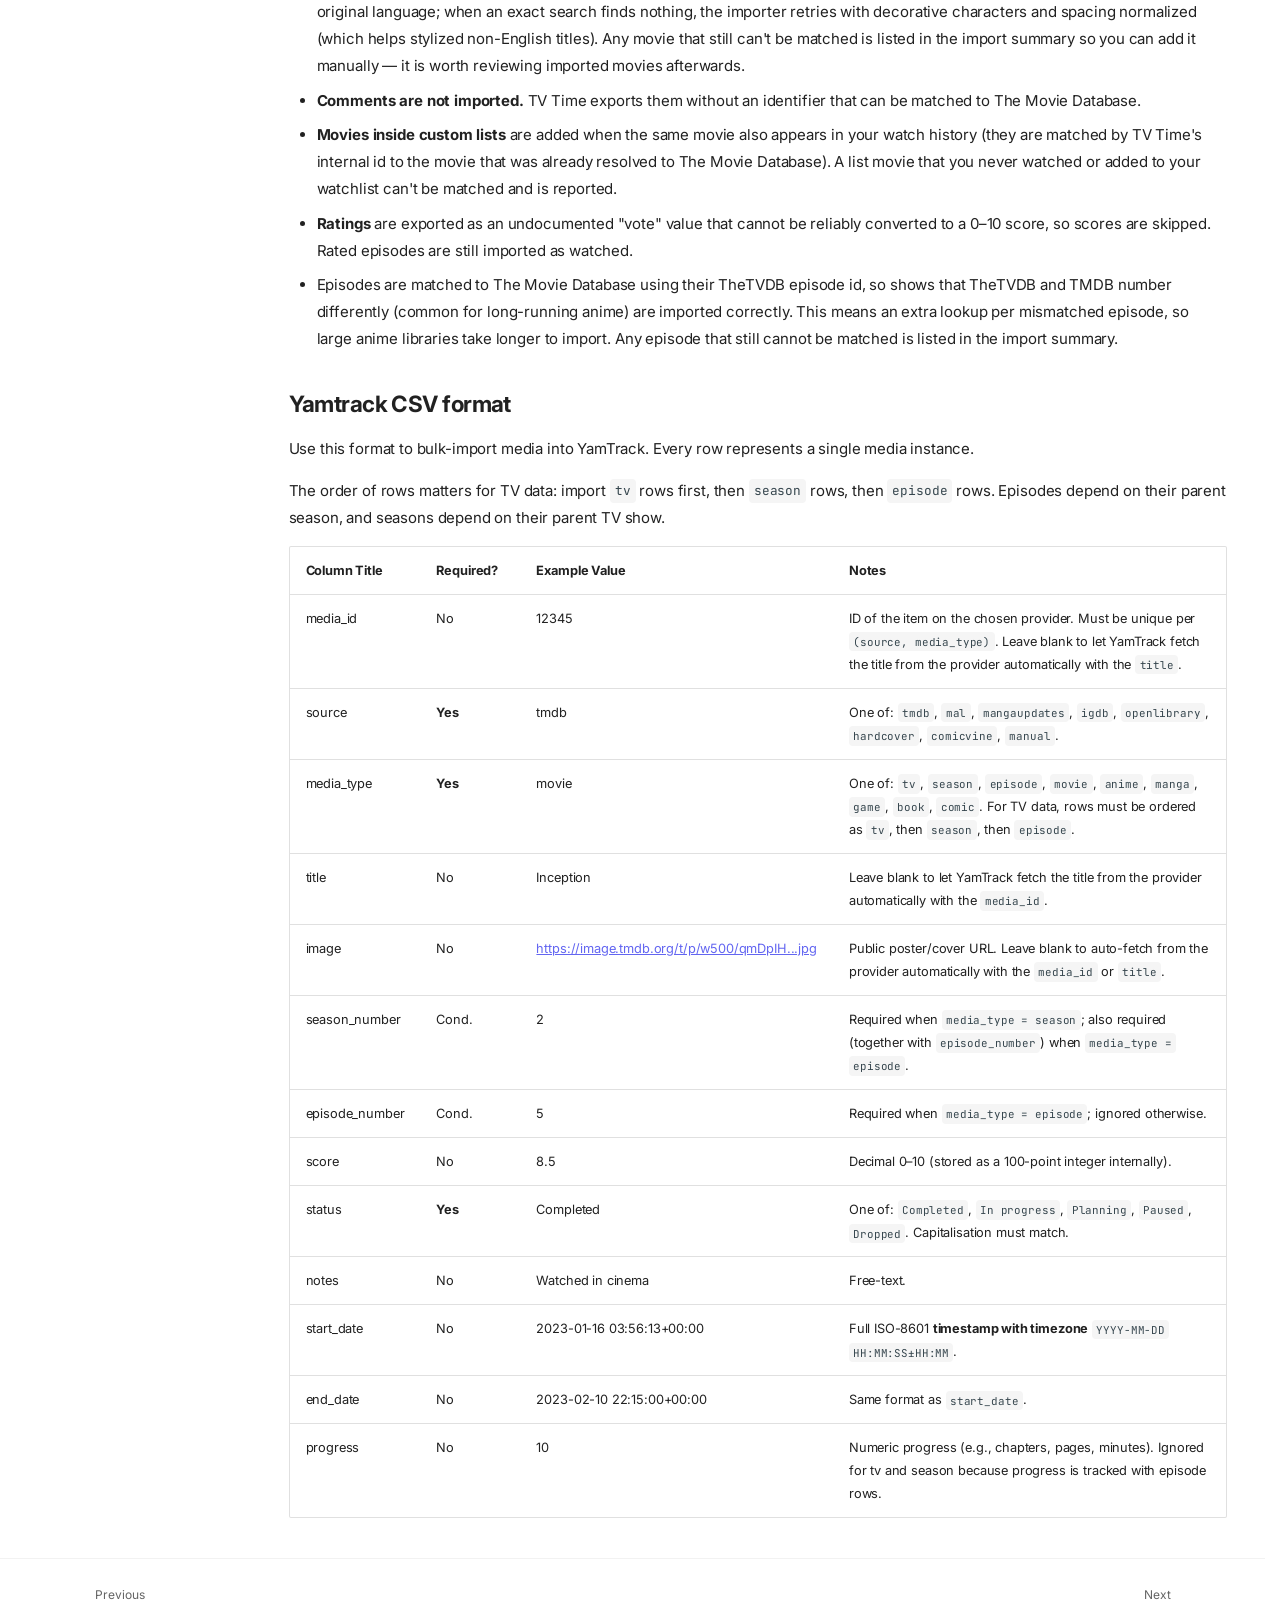
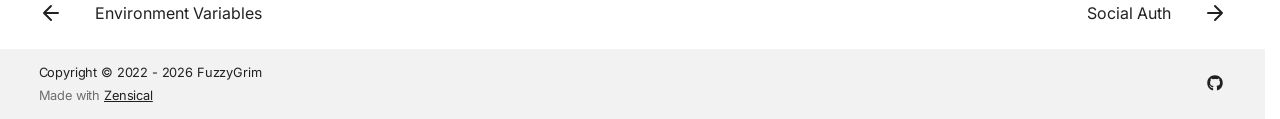
<file: dev/media-imports/index.html>
<!doctype html>
<html lang="en" class="no-js">
  <head>
    
      <meta charset="utf-8">
      <meta name="viewport" content="width=device-width,initial-scale=1">
      
        <meta name="description" content="Yamtrack is a self hosted media tracker for movies, tv shows, anime, manga, video games, books, comics, and board games.">
      
      
        <meta name="author" content="FuzzyGrim">
      
      
        <link rel="canonical" href="https://FuzzyGrim.github.io/Yamtrack/dev/media-imports/">
      
      
        <link rel="prev" href="../env-variables/">
      
      
        <link rel="next" href="../social-auth/">
      
      
        
      
      
      <link rel="icon" href="../assets/logo.png">
      <meta name="generator" content="zensical-0.0.42">
    
    
      
        <title>Media Imports - Yamtrack Documentation</title>
      
    
    
      
        
      
      <link rel="stylesheet" href="../assets/stylesheets/modern/main.fba56155.min.css">
      
        
          
        
        <link rel="stylesheet" href="../assets/stylesheets/modern/palette.dfe2e883.min.css">
      
      


    
    
      
    
    
      
        
        
        <link rel="preconnect" href="https://fonts.gstatic.com" crossorigin>
        <link rel="stylesheet" href="https://fonts.googleapis.com/css?family=Inter:300,300i,400,400i,500,500i,700,700i%7CJetBrains+Mono:400,400i,700,700i&amp;display=fallback">
        <style>:root{--md-text-font:"Inter";--md-code-font:"JetBrains Mono"}</style>
      
    
    
      <link rel="stylesheet" href="../stylesheets/extra.css">
    
    <script>__md_scope=new URL("..",location),__md_scope.pathname.endsWith("/")||(__md_scope=new URL(__md_scope.pathname+"/",location)),__md_hash=e=>[...e].reduce(((e,t)=>(e<<5)-e+t.charCodeAt(0)),0),__md_get=(e,t=localStorage,_=__md_scope)=>JSON.parse(t.getItem(_.pathname+"."+e)),__md_set=(e,t,_=localStorage,a=__md_scope)=>{try{_.setItem(a.pathname+"."+e,JSON.stringify(t))}catch(e){}},document.documentElement.setAttribute("data-platform",navigator.platform)</script>
    
      

    
    
  </head>
  
  
    
    
      
    
    
    
    
    <body dir="ltr" data-md-color-scheme="default" data-md-color-primary="indigo" data-md-color-accent="indigo">
  
    
    <input class="md-toggle" data-md-toggle="drawer" type="checkbox" id="__drawer" autocomplete="off">
    <input class="md-toggle" data-md-toggle="search" type="checkbox" id="__search" autocomplete="off">
    <label class="md-overlay" for="__drawer" aria-label="Navigation"></label>
    <div data-md-component="skip">
      
        
        <a href="#media-imports" class="md-skip">
          Skip to content
        </a>
      
    </div>
    <div data-md-component="announce">
      
    </div>
    
      <div data-md-color-scheme="default" data-md-component="outdated" hidden>
        
      </div>
    
    
      

<header class="md-header" data-md-component="header">
  <nav class="md-header__inner md-grid" aria-label="Header">
    <a href="./.." title="Yamtrack Documentation" class="md-header__button md-logo" aria-label="Yamtrack Documentation" data-md-component="logo">
      
  <img src="../assets/logo.png" alt="Yamtrack Documentation">

    </a>
    <label class="md-header__button md-icon" for="__drawer" aria-label="Navigation">
      
      <svg xmlns="http://www.w3.org/2000/svg" fill="none" stroke="currentColor" stroke-linecap="round" stroke-linejoin="round" stroke-width="2" class="lucide lucide-menu" viewBox="0 0 24 24"><path d="M4 5h16M4 12h16M4 19h16"/></svg>
    </label>
    <div class="md-header__title" data-md-component="header-title">
      <div class="md-header__ellipsis">
        <div class="md-header__topic">
          <span class="md-ellipsis">
            Yamtrack Documentation
          </span>
        </div>
        <div class="md-header__topic" data-md-component="header-topic">
          <span class="md-ellipsis">
            
              Media Imports
            
          </span>
        </div>
      </div>
    </div>
    
      
        <form class="md-header__option" data-md-component="palette">
  
    
    
    
    <input class="md-option" data-md-color-media="(prefers-color-scheme)" data-md-color-scheme="default" data-md-color-primary="indigo" data-md-color-accent="indigo"  aria-label="Switch to light mode"  type="radio" name="__palette" id="__palette_0">
    
      <label class="md-header__button md-icon" title="Switch to light mode" for="__palette_1" hidden>
        <svg xmlns="http://www.w3.org/2000/svg" fill="none" stroke="currentColor" stroke-linecap="round" stroke-linejoin="round" stroke-width="2" class="lucide lucide-sun-moon" viewBox="0 0 24 24"><path d="M12 2v2M14.837 16.385a6 6 0 1 1-7.223-7.222c.624-.147.97.66.715 1.248a4 4 0 0 0 5.26 5.259c.589-.255 1.396.09 1.248.715M16 12a4 4 0 0 0-4-4M19 5l-1.256 1.256M20 12h2"/></svg>
      </label>
    
  
    
    
    
    <input class="md-option" data-md-color-media="(prefers-color-scheme: light)" data-md-color-scheme="default" data-md-color-primary="indigo" data-md-color-accent="indigo"  aria-label="Switch to dark mode"  type="radio" name="__palette" id="__palette_1">
    
      <label class="md-header__button md-icon" title="Switch to dark mode" for="__palette_2" hidden>
        <svg xmlns="http://www.w3.org/2000/svg" fill="none" stroke="currentColor" stroke-linecap="round" stroke-linejoin="round" stroke-width="2" class="lucide lucide-sun" viewBox="0 0 24 24"><circle cx="12" cy="12" r="4"/><path d="M12 2v2M12 20v2M4.93 4.93l1.41 1.41M17.66 17.66l1.41 1.41M2 12h2M20 12h2M6.34 17.66l-1.41 1.41M19.07 4.93l-1.41 1.41"/></svg>
      </label>
    
  
    
    
    
    <input class="md-option" data-md-color-media="(prefers-color-scheme: dark)" data-md-color-scheme="slate" data-md-color-primary="indigo" data-md-color-accent="indigo"  aria-label="Switch to system preference"  type="radio" name="__palette" id="__palette_2">
    
      <label class="md-header__button md-icon" title="Switch to system preference" for="__palette_0" hidden>
        <svg xmlns="http://www.w3.org/2000/svg" fill="none" stroke="currentColor" stroke-linecap="round" stroke-linejoin="round" stroke-width="2" class="lucide lucide-moon" viewBox="0 0 24 24"><path d="M20.985 12.486a9 9 0 1 1-9.473-9.472c.405-.022.617.46.402.803a6 6 0 0 0 8.268 8.268c.344-.215.825-.004.803.401"/></svg>
      </label>
    
  
</form>
      
    
    
      <script>var palette=__md_get("__palette");if(palette&&palette.color){if("(prefers-color-scheme)"===palette.color.media){var media=matchMedia("(prefers-color-scheme: light)"),input=document.querySelector(media.matches?"[data-md-color-media='(prefers-color-scheme: light)']":"[data-md-color-media='(prefers-color-scheme: dark)']");palette.color.media=input.getAttribute("data-md-color-media"),palette.color.scheme=input.getAttribute("data-md-color-scheme"),palette.color.primary=input.getAttribute("data-md-color-primary"),palette.color.accent=input.getAttribute("data-md-color-accent")}for(var[key,value]of Object.entries(palette.color))document.body.setAttribute("data-md-color-"+key,value)}</script>
    
    
    
      
      
        <label class="md-header__button md-icon" for="__search" aria-label="Search">
          
          <svg xmlns="http://www.w3.org/2000/svg" fill="none" stroke="currentColor" stroke-linecap="round" stroke-linejoin="round" stroke-width="2" class="lucide lucide-search" viewBox="0 0 24 24"><path d="m21 21-4.34-4.34"/><circle cx="11" cy="11" r="8"/></svg>
        </label>
        <div class="md-search" data-md-component="search" role="dialog" aria-label="Search">
  <button type="button" class="md-search__button">
    Search
  </button>
</div>
      
    
    <div class="md-header__source">
      
        <a href="https://github.com/FuzzyGrim/Yamtrack" title="Go to repository" class="md-source" data-md-component="source">
  <div class="md-source__icon md-icon">
    
    <svg xmlns="http://www.w3.org/2000/svg" viewBox="0 0 448 512"><!--! Font Awesome Free 7.2.0 by @fontawesome - https://fontawesome.com License - https://fontawesome.com/license/free (Icons: CC BY 4.0, Fonts: SIL OFL 1.1, Code: MIT License) Copyright 2026 Fonticons, Inc.--><path fill="currentColor" d="M439.6 236.1 244 40.5c-5.4-5.5-12.8-8.5-20.4-8.5s-15 3-20.4 8.4L162.5 81l51.5 51.5c27.1-9.1 52.7 16.8 43.4 43.7l49.7 49.7c34.2-11.8 61.2 31 35.5 56.7-26.5 26.5-70.2-2.9-56-37.3L240.3 199v121.9c25.3 12.5 22.3 41.8 9.1 55-6.4 6.4-15.2 10.1-24.3 10.1s-17.8-3.6-24.3-10.1c-17.6-17.6-11.1-46.9 11.2-56v-123c-20.8-8.5-24.6-30.7-18.6-45L142.6 101 8.5 235.1C3 240.6 0 247.9 0 255.5s3 15 8.5 20.4l195.6 195.7c5.4 5.4 12.7 8.4 20.4 8.4s15-3 20.4-8.4l194.7-194.7c5.4-5.4 8.4-12.8 8.4-20.4s-3-15-8.4-20.4"/></svg>
  </div>
  <div class="md-source__repository">
    FuzzyGrim/Yamtrack
  </div>
</a>
      
    </div>
  </nav>
  
</header>
    
    <div class="md-container" data-md-component="container">
      
      
        
          
            
<nav class="md-tabs" aria-label="Tabs" data-md-component="tabs">
  <div class="md-grid">
    <ul class="md-tabs__list">
      
        
  
  
  
  
    <li class="md-tabs__item">
      <a href="./.." class="md-tabs__link">
        
  
  Home

      </a>
    </li>
  

      
        
  
  
  
  
    <li class="md-tabs__item">
      <a href="../setup/" class="md-tabs__link">
        
  
  Setup

      </a>
    </li>
  

      
        
  
  
  
  
    <li class="md-tabs__item">
      <a href="../development/" class="md-tabs__link">
        
  
  Development

      </a>
    </li>
  

      
        
  
  
  
  
    <li class="md-tabs__item">
      <a href="../env-variables/" class="md-tabs__link">
        
  
  Environment Variables

      </a>
    </li>
  

      
        
  
  
  
    
  
  
    <li class="md-tabs__item md-tabs__item--active">
      <a href="././" class="md-tabs__link">
        
  
  Media Imports

      </a>
    </li>
  

      
        
  
  
  
  
    <li class="md-tabs__item">
      <a href="../social-auth/" class="md-tabs__link">
        
  
  Social Auth

      </a>
    </li>
  

      
        
  
  
  
  
    <li class="md-tabs__item">
      <a href="../administration/" class="md-tabs__link">
        
  
  Administration

      </a>
    </li>
  

      
    </ul>
  </div>
</nav>
          
        
      
      <main class="md-main" data-md-component="main">
        <div class="md-main__inner md-grid">
          
            
              
              <div class="md-sidebar md-sidebar--primary" data-md-component="sidebar" data-md-type="navigation" >
                <div class="md-sidebar__scrollwrap">
                  <div class="md-sidebar__inner">
                    


  


  

<nav class="md-nav md-nav--primary md-nav--lifted md-nav--integrated" aria-label="Navigation" data-md-level="0">
  <label class="md-nav__title" for="__drawer">
    <a href="./.." title="Yamtrack Documentation" class="md-nav__button md-logo" aria-label="Yamtrack Documentation" data-md-component="logo">
      
  <img src="../assets/logo.png" alt="Yamtrack Documentation">

    </a>
    Yamtrack Documentation
  </label>
  
    <div class="md-nav__source">
      <a href="https://github.com/FuzzyGrim/Yamtrack" title="Go to repository" class="md-source" data-md-component="source">
  <div class="md-source__icon md-icon">
    
    <svg xmlns="http://www.w3.org/2000/svg" viewBox="0 0 448 512"><!--! Font Awesome Free 7.2.0 by @fontawesome - https://fontawesome.com License - https://fontawesome.com/license/free (Icons: CC BY 4.0, Fonts: SIL OFL 1.1, Code: MIT License) Copyright 2026 Fonticons, Inc.--><path fill="currentColor" d="M439.6 236.1 244 40.5c-5.4-5.5-12.8-8.5-20.4-8.5s-15 3-20.4 8.4L162.5 81l51.5 51.5c27.1-9.1 52.7 16.8 43.4 43.7l49.7 49.7c34.2-11.8 61.2 31 35.5 56.7-26.5 26.5-70.2-2.9-56-37.3L240.3 199v121.9c25.3 12.5 22.3 41.8 9.1 55-6.4 6.4-15.2 10.1-24.3 10.1s-17.8-3.6-24.3-10.1c-17.6-17.6-11.1-46.9 11.2-56v-123c-20.8-8.5-24.6-30.7-18.6-45L142.6 101 8.5 235.1C3 240.6 0 247.9 0 255.5s3 15 8.5 20.4l195.6 195.7c5.4 5.4 12.7 8.4 20.4 8.4s15-3 20.4-8.4l194.7-194.7c5.4-5.4 8.4-12.8 8.4-20.4s-3-15-8.4-20.4"/></svg>
  </div>
  <div class="md-source__repository">
    FuzzyGrim/Yamtrack
  </div>
</a>
    </div>
  
  <ul class="md-nav__list" data-md-scrollfix>
    
      
      
  
  
  
  
    <li class="md-nav__item">
      <a href="./.." class="md-nav__link">
        
  
  
  <span class="md-ellipsis">
    
  
  Home

    
  </span>
  
  

      </a>
    </li>
  

    
      
      
  
  
  
  
    <li class="md-nav__item">
      <a href="../setup/" class="md-nav__link">
        
  
  
  <span class="md-ellipsis">
    
  
  Setup

    
  </span>
  
  

      </a>
    </li>
  

    
      
      
  
  
  
  
    <li class="md-nav__item">
      <a href="../development/" class="md-nav__link">
        
  
  
  <span class="md-ellipsis">
    
  
  Development

    
  </span>
  
  

      </a>
    </li>
  

    
      
      
  
  
  
  
    <li class="md-nav__item">
      <a href="../env-variables/" class="md-nav__link">
        
  
  
  <span class="md-ellipsis">
    
  
  Environment Variables

    
  </span>
  
  

      </a>
    </li>
  

    
      
      
  
  
    
  
  
  
    <li class="md-nav__item md-nav__item--active">
      
      
      
      
        
      
      
        <label class="md-nav__link md-nav__link--active" for="__toc">
          
  
  
  <span class="md-ellipsis">
    
  
  Media Imports

    
  </span>
  
  

          <span class="md-nav__icon md-icon"></span>
        </label>
      
      <a href="././" class="md-nav__link md-nav__link--active">
        
  
  
  <span class="md-ellipsis">
    
  
  Media Imports

    
  </span>
  
  

      </a>
      
        


<nav class="md-nav md-nav--secondary" aria-label="On this page">
  
  
  
    
  
  
    <label class="md-nav__title" for="__toc">
      <span class="md-nav__icon md-icon"></span>
      On this page
    </label>
    <ul class="md-nav__list" data-md-component="toc" data-md-scrollfix>
      
        <li class="md-nav__item">
  <a href="#trakt" class="md-nav__link">
    <span class="md-ellipsis">
      <span class="md-typeset">
        Trakt
      </span>
    </span>
  </a>
  
    <nav class="md-nav" aria-label="Trakt">
      <ul class="md-nav__list">
        
          <li class="md-nav__item">
  <a href="#public-profile-import" class="md-nav__link">
    <span class="md-ellipsis">
      <span class="md-typeset">
        Public Profile Import
      </span>
    </span>
  </a>
  
</li>
        
          <li class="md-nav__item">
  <a href="#private-profile-import-oauth" class="md-nav__link">
    <span class="md-ellipsis">
      <span class="md-typeset">
        Private Profile Import (OAuth)
      </span>
    </span>
  </a>
  
</li>
        
      </ul>
    </nav>
  
</li>
      
        <li class="md-nav__item">
  <a href="#simkl" class="md-nav__link">
    <span class="md-ellipsis">
      <span class="md-typeset">
        Simkl
      </span>
    </span>
  </a>
  
    <nav class="md-nav" aria-label="Simkl">
      <ul class="md-nav__list">
        
          <li class="md-nav__item">
  <a href="#configuration" class="md-nav__link">
    <span class="md-ellipsis">
      <span class="md-typeset">
        Configuration
      </span>
    </span>
  </a>
  
</li>
        
      </ul>
    </nav>
  
</li>
      
        <li class="md-nav__item">
  <a href="#anilist" class="md-nav__link">
    <span class="md-ellipsis">
      <span class="md-typeset">
        AniList
      </span>
    </span>
  </a>
  
    <nav class="md-nav" aria-label="AniList">
      <ul class="md-nav__list">
        
          <li class="md-nav__item">
  <a href="#public-profile-import_1" class="md-nav__link">
    <span class="md-ellipsis">
      <span class="md-typeset">
        Public Profile Import
      </span>
    </span>
  </a>
  
</li>
        
          <li class="md-nav__item">
  <a href="#private-profile-import-oauth_1" class="md-nav__link">
    <span class="md-ellipsis">
      <span class="md-typeset">
        Private Profile Import (OAuth)
      </span>
    </span>
  </a>
  
</li>
        
      </ul>
    </nav>
  
</li>
      
        <li class="md-nav__item">
  <a href="#steam" class="md-nav__link">
    <span class="md-ellipsis">
      <span class="md-typeset">
        Steam
      </span>
    </span>
  </a>
  
    <nav class="md-nav" aria-label="Steam">
      <ul class="md-nav__list">
        
          <li class="md-nav__item">
  <a href="#configuration_1" class="md-nav__link">
    <span class="md-ellipsis">
      <span class="md-typeset">
        Configuration
      </span>
    </span>
  </a>
  
</li>
        
          <li class="md-nav__item">
  <a href="#import-requirements" class="md-nav__link">
    <span class="md-ellipsis">
      <span class="md-typeset">
        Import Requirements
      </span>
    </span>
  </a>
  
</li>
        
      </ul>
    </nav>
  
</li>
      
        <li class="md-nav__item">
  <a href="#tv-time" class="md-nav__link">
    <span class="md-ellipsis">
      <span class="md-typeset">
        TV Time
      </span>
    </span>
  </a>
  
    <nav class="md-nav" aria-label="TV Time">
      <ul class="md-nav__list">
        
          <li class="md-nav__item">
  <a href="#what-gets-imported" class="md-nav__link">
    <span class="md-ellipsis">
      <span class="md-typeset">
        What gets imported
      </span>
    </span>
  </a>
  
</li>
        
          <li class="md-nav__item">
  <a href="#limitations" class="md-nav__link">
    <span class="md-ellipsis">
      <span class="md-typeset">
        Limitations
      </span>
    </span>
  </a>
  
</li>
        
      </ul>
    </nav>
  
</li>
      
        <li class="md-nav__item">
  <a href="#yamtrack-csv-format" class="md-nav__link">
    <span class="md-ellipsis">
      <span class="md-typeset">
        Yamtrack CSV format
      </span>
    </span>
  </a>
  
</li>
      
    </ul>
  
</nav>
      
    </li>
  

    
      
      
  
  
  
  
    <li class="md-nav__item">
      <a href="../social-auth/" class="md-nav__link">
        
  
  
  <span class="md-ellipsis">
    
  
  Social Auth

    
  </span>
  
  

      </a>
    </li>
  

    
      
      
  
  
  
  
    <li class="md-nav__item">
      <a href="../administration/" class="md-nav__link">
        
  
  
  <span class="md-ellipsis">
    
  
  Administration

    
  </span>
  
  

      </a>
    </li>
  

    
  </ul>
</nav>
                  </div>
                </div>
              </div>
            
            
          
          
            <div class="md-content" data-md-component="content">
              
              <article class="md-content__inner md-typeset">
                
                  
  
    <a href="https://github.com/FuzzyGrim/Yamtrack/edit/dev/docs/media-imports.md" title="Edit this page" class="md-content__button md-icon" rel="edit">
      
      <svg xmlns="http://www.w3.org/2000/svg" fill="none" stroke="currentColor" stroke-linecap="round" stroke-linejoin="round" stroke-width="2" class="lucide lucide-file-pen" viewBox="0 0 24 24"><path d="M12.659 22H18a2 2 0 0 0 2-2V8a2.4 2.4 0 0 0-.706-1.706l-3.588-3.588A2.4 2.4 0 0 0 14 2H6a2 2 0 0 0-2 2v9.34"/><path d="M14 2v5a1 1 0 0 0 1 1h5M10.378 12.622a1 1 0 0 1 3 3.003L8.36 20.637a2 2 0 0 1-.854.506l-2.867.837a.5.5 0 0 1-.62-.62l.836-2.869a2 2 0 0 1 .506-.853z"/></svg>
    </a>
  
  
    
      
    
    <a href="https://github.com/FuzzyGrim/Yamtrack/raw/dev/docs/media-imports.md" title="View source of this page" class="md-content__button md-icon">
      
      <svg xmlns="http://www.w3.org/2000/svg" fill="none" stroke="currentColor" stroke-linecap="round" stroke-linejoin="round" stroke-width="2" class="lucide lucide-file-code-2" viewBox="0 0 24 24"><path d="M4 12.15V4a2 2 0 0 1 2-2h8a2.4 2.4 0 0 1 1.706.706l3.588 3.588A2.4 2.4 0 0 1 20 8v12a2 2 0 0 1-2 2h-3.35"/><path d="M14 2v5a1 1 0 0 0 1 1h5M5 16l-3 3 3 3M9 22l3-3-3-3"/></svg>
    </a>
  


<h1 id="media-imports">Media Imports<a class="headerlink" href="#media-imports" title="Permanent link">&para;</a></h1>
<p>Most media import sources can be used directly by entering your username or importing via CSV without any additional configuration. This guide covers only those services that may require special setup for certain scenarios.</p>
<div class="admonition note">
<p class="admonition-title">Note</p>
<p>The import process matches your data with the IDs from the sources that Yamtrack uses. Each media type uses different sources, so make sure to have them properly configured. See <a href="../env-variables/#media-sources">Media Sources</a> for more information.</p>
</div>
<h2 id="trakt">Trakt<a class="headerlink" href="#trakt" title="Permanent link">&para;</a></h2>
<h3 id="public-profile-import">Public Profile Import<a class="headerlink" href="#public-profile-import" title="Permanent link">&para;</a></h3>
<p>If you have a public Trakt profile, you can import your media by simply entering your public username.</p>
<p><strong>Optional Configuration:</strong></p>
<table>
<thead>
<tr>
<th>Environment Variable</th>
<th>Description</th>
</tr>
</thead>
<tbody>
<tr>
<td><code>TRAKT_API</code></td>
<td>Your Trakt Client ID. A default value is provided, but you may want to use your own if you encounter rate limit issues.</td>
</tr>
</tbody>
</table>
<h3 id="private-profile-import-oauth">Private Profile Import (OAuth)<a class="headerlink" href="#private-profile-import-oauth" title="Permanent link">&para;</a></h3>
<p>For private Trakt profiles, you'll need to set up OAuth authentication:</p>
<ol>
<li>Create a Trakt application at <a href="https://trakt.tv/oauth/applications">Trakt API Apps</a></li>
<li>Set the <strong>Redirect URI</strong> to: <code>https://your_domain.com/import/trakt/private</code></li>
<li>Configure the following environment variables:</li>
</ol>
<table>
<thead>
<tr>
<th>Environment Variable</th>
<th>Description</th>
</tr>
</thead>
<tbody>
<tr>
<td><code>TRAKT_API</code></td>
<td>Your Trakt Client ID</td>
</tr>
<tr>
<td><code>TRAKT_API_SECRET</code></td>
<td>Your Trakt Client Secret</td>
</tr>
</tbody>
</table>
<hr />
<h2 id="simkl">Simkl<a class="headerlink" href="#simkl" title="Permanent link">&para;</a></h2>
<p>Create a SIMKL application: <a href="https://simkl.com/settings/developer/new/custom-search/">https://simkl.com/settings/developer/new/custom-search/</a></p>
<h3 id="configuration">Configuration<a class="headerlink" href="#configuration" title="Permanent link">&para;</a></h3>
<table>
<thead>
<tr>
<th>Environment Variable</th>
<th>Description</th>
</tr>
</thead>
<tbody>
<tr>
<td><code>SIMKL_ID</code></td>
<td>Simkl API key for importing media. A default key is provided, but you can obtain your own at <a href="https://simkl.com/settings/developer/">Simkl Developer</a>.</td>
</tr>
<tr>
<td><code>SIMKL_SECRET</code></td>
<td>Simkl API secret for importing media. A default secret is provided, but you can obtain your own at <a href="https://simkl.com/settings/developer/">Simkl Developer</a>.</td>
</tr>
</tbody>
</table>
<hr />
<h2 id="anilist">AniList<a class="headerlink" href="#anilist" title="Permanent link">&para;</a></h2>
<h3 id="public-profile-import_1">Public Profile Import<a class="headerlink" href="#public-profile-import_1" title="Permanent link">&para;</a></h3>
<p>If you have a public AniList profile, you can import your media by simply entering your username.</p>
<h3 id="private-profile-import-oauth_1">Private Profile Import (OAuth)<a class="headerlink" href="#private-profile-import-oauth_1" title="Permanent link">&para;</a></h3>
<p>For private AniList profiles, you'll need to set up OAuth authentication:</p>
<ol>
<li>Go to <a href="https://anilist.co/settings/developer">https://anilist.co/settings/developer</a> and create a new application</li>
<li>Set the <strong>Redirect URI</strong> to: <code>https://your_domain.com/import/anilist/private</code></li>
<li>Configure the following environment variables:</li>
</ol>
<table>
<thead>
<tr>
<th>Environment Variable</th>
<th>Description</th>
</tr>
</thead>
<tbody>
<tr>
<td><code>ANILIST_ID</code></td>
<td>Your AniList Client ID</td>
</tr>
<tr>
<td><code>ANILIST_SECRET</code></td>
<td>Your AniList Client Secret</td>
</tr>
</tbody>
</table>
<h2 id="steam">Steam<a class="headerlink" href="#steam" title="Permanent link">&para;</a></h2>
<h3 id="configuration_1">Configuration<a class="headerlink" href="#configuration_1" title="Permanent link">&para;</a></h3>
<p>Steam import requires a Steam API key and your Steam ID 64.</p>
<ol>
<li>Get your Steam API key at <a href="https://steamcommunity.com/dev/apikey">https://steamcommunity.com/dev/apikey</a></li>
<li>Configure the following environment variable:</li>
</ol>
<table>
<thead>
<tr>
<th>Environment Variable</th>
<th>Description</th>
</tr>
</thead>
<tbody>
<tr>
<td><code>STEAM_API_KEY</code></td>
<td>Your Steam API key</td>
</tr>
</tbody>
</table>
<h3 id="import-requirements">Import Requirements<a class="headerlink" href="#import-requirements" title="Permanent link">&para;</a></h3>
<ul>
<li><strong>Steam ID 64</strong>: Instead of your Steam username, you must provide your Steam ID 64. You can find it on your Steam account details page under your username.</li>
<li><strong>Profile Visibility</strong>: Your Steam profile must be public if the API key you are using is not linked to the Steam ID you are requesting.</li>
</ul>
<h2 id="tv-time">TV Time<a class="headerlink" href="#tv-time" title="Permanent link">&para;</a></h2>
<p>TV Time is shutting down, but you can still import your TV data from the official
GDPR data export.</p>
<ol>
<li>Request your data at <a href="https://gdpr.tvtime.com/gdpr/self-service">https://gdpr.tvtime.com/gdpr/self-service</a> and download
   the export.</li>
<li>On the import page, keep the frequency set to <strong>One Time Import</strong> and upload the
   whole <code>.zip</code> archive — you do not need to extract it. YamTrack automatically
   picks out the relevant files from the export.</li>
</ol>
<p>Most exports are unencrypted. If yours is password-protected, enter the password in
the <strong>Export password</strong> field before selecting the file.</p>
<h3 id="what-gets-imported">What gets imported<a class="headerlink" href="#what-gets-imported" title="Permanent link">&para;</a></h3>
<ul>
<li><strong>Watched shows, seasons and episodes</strong>, including progress and completion
  status. Series are matched to The Movie Database through their TheTVDB ids,
  falling back to a title search when TMDB has no TheTVDB link for the show
  (common for reboots and very new shows). Several TheTVDB entries that resolve
  to the same TMDB show are merged into one.</li>
<li><strong>Followed shows</strong> you have not started yet are added to your list with a
  <code>Planning</code> status.</li>
<li><strong>Watched movies</strong>, marked as <code>Completed</code>. Movies you added to your watchlist
  are imported with a <code>Planning</code> status.</li>
<li><strong>Custom lists</strong>, recreated as YamTrack custom lists with their series members.</li>
</ul>
<h3 id="limitations">Limitations<a class="headerlink" href="#limitations" title="Permanent link">&para;</a></h3>
<ul>
<li><strong>Movies are matched by title</strong>, because TV Time exports them without a
  TheTVDB, TMDB or IMDb id. Titles are kept in their original language; when an
  exact search finds nothing, the importer retries with decorative characters
  and spacing normalized (which helps stylized non-English titles). Any movie
  that still can't be matched is listed in the import summary so you can add it
  manually — it is worth reviewing imported movies afterwards.</li>
<li><strong>Comments are not imported.</strong> TV Time exports them without an identifier that
  can be matched to The Movie Database.</li>
<li><strong>Movies inside custom lists</strong> are added when the same movie also appears in
  your watch history (they are matched by TV Time's internal id to the movie that
  was already resolved to The Movie Database). A list movie that you never watched
  or added to your watchlist can't be matched and is reported.</li>
<li><strong>Ratings</strong> are exported as an undocumented "vote" value that cannot be reliably
  converted to a 0–10 score, so scores are skipped. Rated episodes are still
  imported as watched.</li>
<li>Episodes are matched to The Movie Database using their TheTVDB episode id, so
  shows that TheTVDB and TMDB number differently (common for long-running anime)
  are imported correctly. This means an extra lookup per mismatched episode, so
  large anime libraries take longer to import. Any episode that still cannot be
  matched is listed in the import summary.</li>
</ul>
<h2 id="yamtrack-csv-format">Yamtrack CSV format<a class="headerlink" href="#yamtrack-csv-format" title="Permanent link">&para;</a></h2>
<p>Use this format to bulk-import media into YamTrack. Every row represents a single media instance.</p>
<p>The order of rows matters for TV data: import <code>tv</code> rows first, then <code>season</code> rows, then <code>episode</code> rows. Episodes depend on their parent season, and seasons depend on their parent TV show.</p>
<table>
<thead>
<tr>
<th>Column Title</th>
<th>Required?</th>
<th>Example Value</th>
<th>Notes</th>
</tr>
</thead>
<tbody>
<tr>
<td>media_id</td>
<td>No</td>
<td>12345</td>
<td>ID of the item on the chosen provider. Must be unique per <code>(source, media_type)</code>. Leave blank to let YamTrack fetch the title from the provider automatically with the <code>title</code>.</td>
</tr>
<tr>
<td>source</td>
<td><strong>Yes</strong></td>
<td>tmdb</td>
<td>One of: <code>tmdb</code>, <code>mal</code>, <code>mangaupdates</code>, <code>igdb</code>, <code>openlibrary</code>, <code>hardcover</code>, <code>comicvine</code>, <code>manual</code>.</td>
</tr>
<tr>
<td>media_type</td>
<td><strong>Yes</strong></td>
<td>movie</td>
<td>One of: <code>tv</code>, <code>season</code>, <code>episode</code>, <code>movie</code>, <code>anime</code>, <code>manga</code>, <code>game</code>, <code>book</code>, <code>comic</code>. For TV data, rows must be ordered as <code>tv</code>, then <code>season</code>, then <code>episode</code>.</td>
</tr>
<tr>
<td>title</td>
<td>No</td>
<td>Inception</td>
<td>Leave blank to let YamTrack fetch the title from the provider automatically with the <code>media_id</code>.</td>
</tr>
<tr>
<td>image</td>
<td>No</td>
<td><a href="https://image.tmdb.org/t/p/w500/qmDpIH...jpg">https://image.tmdb.org/t/p/w500/qmDpIH...jpg</a></td>
<td>Public poster/cover URL. Leave blank to auto-fetch from the provider automatically with the <code>media_id</code> or <code>title</code>.</td>
</tr>
<tr>
<td>season_number</td>
<td>Cond.</td>
<td>2</td>
<td>Required when <code>media_type = season</code>; also required (together with <code>episode_number</code>) when <code>media_type = episode</code>.</td>
</tr>
<tr>
<td>episode_number</td>
<td>Cond.</td>
<td>5</td>
<td>Required when <code>media_type = episode</code>; ignored otherwise.</td>
</tr>
<tr>
<td>score</td>
<td>No</td>
<td>8.5</td>
<td>Decimal 0–10 (stored as a 100-point integer internally).</td>
</tr>
<tr>
<td>status</td>
<td><strong>Yes</strong></td>
<td>Completed</td>
<td>One of: <code>Completed</code>, <code>In progress</code>, <code>Planning</code>, <code>Paused</code>, <code>Dropped</code>. Capitalisation must match.</td>
</tr>
<tr>
<td>notes</td>
<td>No</td>
<td>Watched in cinema</td>
<td>Free-text.</td>
</tr>
<tr>
<td>start_date</td>
<td>No</td>
<td>2023-01-16 03:56:13+00:00</td>
<td>Full ISO-8601 <strong>timestamp with timezone</strong> <code>YYYY-MM-DD HH:MM:SS±HH:MM</code>.</td>
</tr>
<tr>
<td>end_date</td>
<td>No</td>
<td>2023-02-10 22:15:00+00:00</td>
<td>Same format as <code>start_date</code>.</td>
</tr>
<tr>
<td>progress</td>
<td>No</td>
<td>10</td>
<td>Numeric progress (e.g., chapters, pages, minutes). Ignored for tv and season because progress is tracked with episode rows.</td>
</tr>
</tbody>
</table>














                
              </article>
            </div>
          
          
<script>var target=document.getElementById(location.hash.slice(1));target&&target.name&&(target.checked=target.name.startsWith("__tabbed_"))</script>
        </div>
        
          <button type="button" class="md-top md-icon" data-md-component="top" hidden>
  
  <svg xmlns="http://www.w3.org/2000/svg" fill="none" stroke="currentColor" stroke-linecap="round" stroke-linejoin="round" stroke-width="2" class="lucide lucide-circle-arrow-up" viewBox="0 0 24 24"><circle cx="12" cy="12" r="10"/><path d="m16 12-4-4-4 4M12 16V8"/></svg>
  Back to top
</button>
        
      </main>
      
        <footer class="md-footer">
  
    
      
      <nav class="md-footer__inner md-grid" aria-label="Footer" >
        
          
          <a href="../env-variables/" class="md-footer__link md-footer__link--prev" aria-label="Previous: Environment Variables">
            <div class="md-footer__button md-icon">
              
              <svg xmlns="http://www.w3.org/2000/svg" fill="none" stroke="currentColor" stroke-linecap="round" stroke-linejoin="round" stroke-width="2" class="lucide lucide-arrow-left" viewBox="0 0 24 24"><path d="m12 19-7-7 7-7M19 12H5"/></svg>
            </div>
            <div class="md-footer__title">
              <span class="md-footer__direction">
                Previous
              </span>
              <div class="md-ellipsis">
                Environment Variables
              </div>
            </div>
          </a>
        
        
          
          <a href="../social-auth/" class="md-footer__link md-footer__link--next" aria-label="Next: Social Auth">
            <div class="md-footer__title">
              <span class="md-footer__direction">
                Next
              </span>
              <div class="md-ellipsis">
                Social Auth
              </div>
            </div>
            <div class="md-footer__button md-icon">
              
              <svg xmlns="http://www.w3.org/2000/svg" fill="none" stroke="currentColor" stroke-linecap="round" stroke-linejoin="round" stroke-width="2" class="lucide lucide-arrow-right" viewBox="0 0 24 24"><path d="M5 12h14M12 5l7 7-7 7"/></svg>
            </div>
          </a>
        
      </nav>
    
  
  <div class="md-footer-meta md-typeset">
    <div class="md-footer-meta__inner md-grid">
      <div class="md-copyright">
  
    <div class="md-copyright__highlight">
      Copyright &copy; 2022 - 2026 FuzzyGrim
    </div>
  
  
    Made with
    <a href="https://zensical.org/" target="_blank" rel="noopener">
      Zensical
    </a>
  
</div>
      
        
<div class="md-social">
  
    
    
    
    
      
      
    
    <a href="https://github.com/FuzzyGrim/Yamtrack" target="_blank" rel="noopener" title="github.com" class="md-social__link">
      <svg xmlns="http://www.w3.org/2000/svg" viewBox="0 0 512 512"><!--! Font Awesome Free 7.2.0 by @fontawesome - https://fontawesome.com License - https://fontawesome.com/license/free (Icons: CC BY 4.0, Fonts: SIL OFL 1.1, Code: MIT License) Copyright 2026 Fonticons, Inc.--><path fill="currentColor" d="M173.9 397.4c0 2-2.3 3.6-5.2 3.6-3.3.3-5.6-1.3-5.6-3.6 0-2 2.3-3.6 5.2-3.6 3-.3 5.6 1.3 5.6 3.6m-31.1-4.5c-.7 2 1.3 4.3 4.3 4.9 2.6 1 5.6 0 6.2-2s-1.3-4.3-4.3-5.2c-2.6-.7-5.5.3-6.2 2.3m44.2-1.7c-2.9.7-4.9 2.6-4.6 4.9.3 2 2.9 3.3 5.9 2.6 2.9-.7 4.9-2.6 4.6-4.6-.3-1.9-3-3.2-5.9-2.9M252.8 8C114.1 8 8 113.3 8 252c0 110.9 69.8 205.8 169.5 239.2 12.8 2.3 17.3-5.6 17.3-12.1 0-6.2-.3-40.4-.3-61.4 0 0-70 15-84.7-29.8 0 0-11.4-29.1-27.8-36.6 0 0-22.9-15.7 1.6-15.4 0 0 24.9 2 38.6 25.8 21.9 38.6 58.6 27.5 72.9 20.9 2.3-16 8.8-27.1 16-33.7-55.9-6.2-112.3-14.3-112.3-110.5 0-27.5 7.6-41.3 23.6-58.9-2.6-6.5-11.1-33.3 2.6-67.9 20.9-6.5 69 27 69 27 20-5.6 41.5-8.5 62.8-8.5s42.8 2.9 62.8 8.5c0 0 48.1-33.6 69-27 13.7 34.7 5.2 61.4 2.6 67.9 16 17.7 25.8 31.5 25.8 58.9 0 96.5-58.9 104.2-114.8 110.5 9.2 7.9 17 22.9 17 46.4 0 33.7-.3 75.4-.3 83.6 0 6.5 4.6 14.4 17.3 12.1C436.2 457.8 504 362.9 504 252 504 113.3 391.5 8 252.8 8M105.2 352.9c-1.3 1-1 3.3.7 5.2 1.6 1.6 3.9 2.3 5.2 1 1.3-1 1-3.3-.7-5.2-1.6-1.6-3.9-2.3-5.2-1m-10.8-8.1c-.7 1.3.3 2.9 2.3 3.9 1.6 1 3.6.7 4.3-.7.7-1.3-.3-2.9-2.3-3.9-2-.6-3.6-.3-4.3.7m32.4 35.6c-1.6 1.3-1 4.3 1.3 6.2 2.3 2.3 5.2 2.6 6.5 1 1.3-1.3.7-4.3-1.3-6.2-2.2-2.3-5.2-2.6-6.5-1m-11.4-14.7c-1.6 1-1.6 3.6 0 5.9s4.3 3.3 5.6 2.3c1.6-1.3 1.6-3.9 0-6.2-1.4-2.3-4-3.3-5.6-2"/></svg>
    </a>
  
</div>
      
    </div>
  </div>
</footer>
      
    </div>
    <div class="md-dialog" data-md-component="dialog">
      <div class="md-dialog__inner md-typeset"></div>
    </div>
    
    
    
      
      
      <script id="__config" type="application/json">{"annotate":null,"base":"..","features":["content.action.edit","content.action.view","content.code.annotate","content.code.copy","header.autohide","navigation.footer","navigation.indexes","navigation.sections","navigation.tabs","navigation.top","navigation.tracking","search.highlight","search.share","search.suggest","toc.follow","toc.integrate"],"search":"../assets/javascripts/workers/search.e2d2d235.min.js","tags":null,"translations":{"clipboard.copied":"Copied to clipboard","clipboard.copy":"Copy to clipboard","search.result.more.one":"1 more on this page","search.result.more.other":"# more on this page","search.result.none":"No matching documents","search.result.one":"1 matching document","search.result.other":"# matching documents","search.result.placeholder":"Type to start searching","search.result.term.missing":"Missing","select.version":"Select version"},"version":{"alias":true,"default":"release","provider":"mike"}}</script>
    
    
      <script src="../assets/javascripts/bundle.6e5f0216.min.js"></script>
      
    
  </body>
</html>
</file>
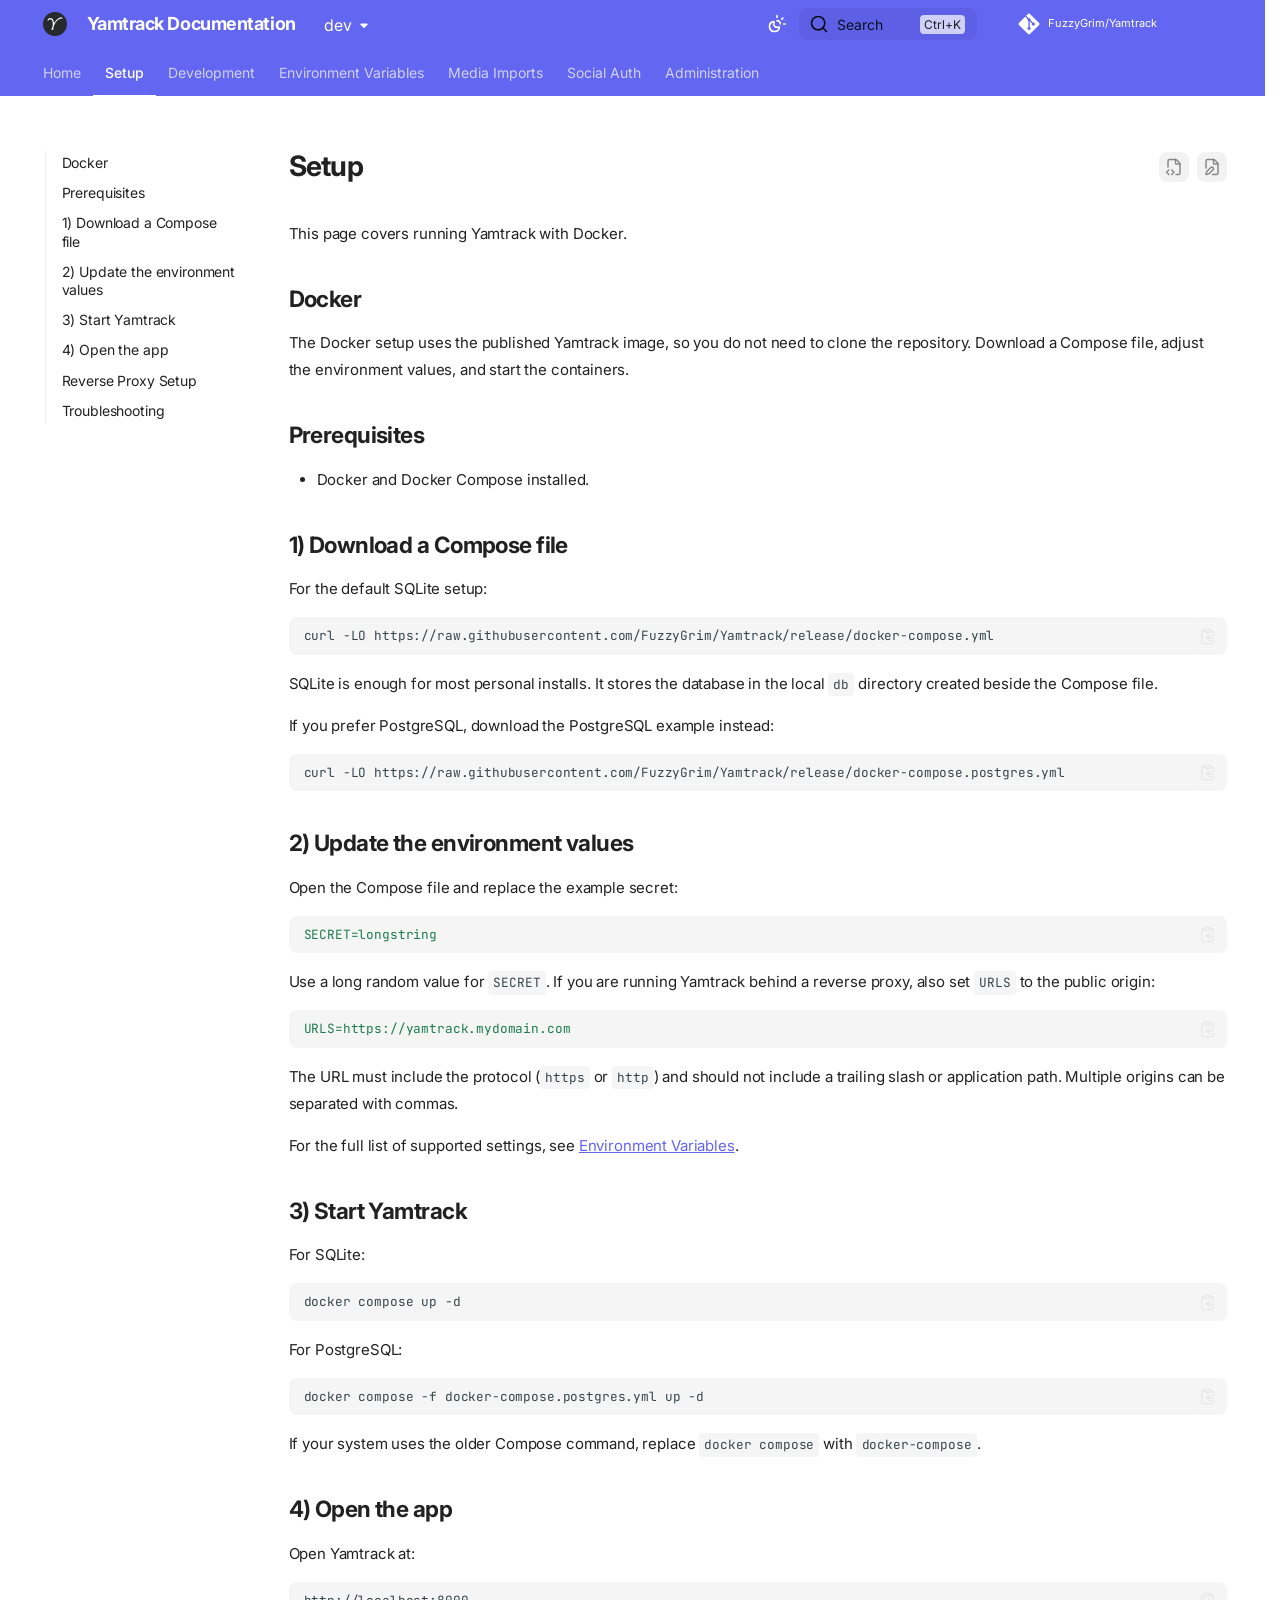
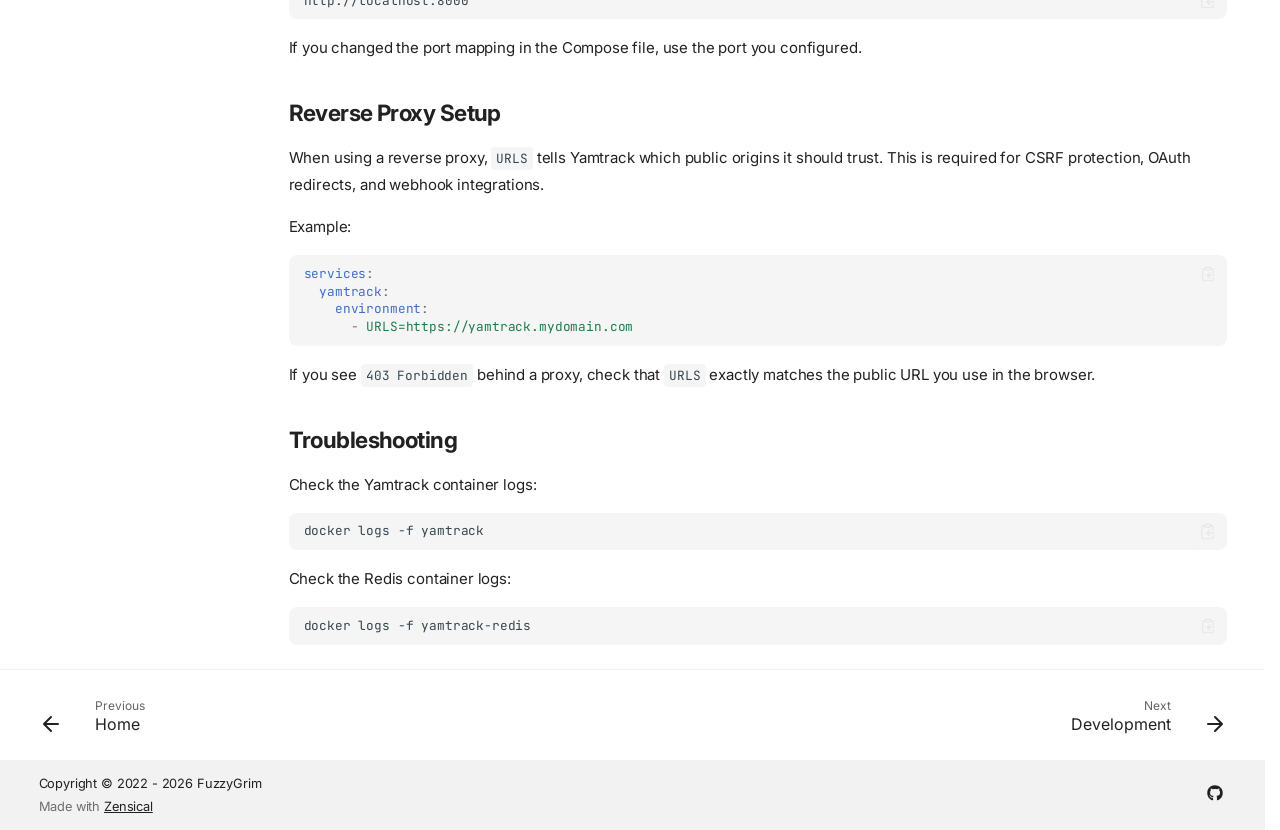
<file: dev/setup/index.html>
<!doctype html>
<html lang="en" class="no-js">
  <head>
    
      <meta charset="utf-8">
      <meta name="viewport" content="width=device-width,initial-scale=1">
      
        <meta name="description" content="Yamtrack is a self hosted media tracker for movies, tv shows, anime, manga, video games, books, comics, and board games.">
      
      
        <meta name="author" content="FuzzyGrim">
      
      
        <link rel="canonical" href="https://FuzzyGrim.github.io/Yamtrack/dev/setup/">
      
      
        <link rel="prev" href="./..">
      
      
        <link rel="next" href="../development/">
      
      
        
      
      
      <link rel="icon" href="../assets/logo.png">
      <meta name="generator" content="zensical-0.0.42">
    
    
      
        <title>Setup - Yamtrack Documentation</title>
      
    
    
      
        
      
      <link rel="stylesheet" href="../assets/stylesheets/modern/main.fba56155.min.css">
      
        
          
        
        <link rel="stylesheet" href="../assets/stylesheets/modern/palette.dfe2e883.min.css">
      
      


    
    
      
    
    
      
        
        
        <link rel="preconnect" href="https://fonts.gstatic.com" crossorigin>
        <link rel="stylesheet" href="https://fonts.googleapis.com/css?family=Inter:300,300i,400,400i,500,500i,700,700i%7CJetBrains+Mono:400,400i,700,700i&amp;display=fallback">
        <style>:root{--md-text-font:"Inter";--md-code-font:"JetBrains Mono"}</style>
      
    
    
      <link rel="stylesheet" href="../stylesheets/extra.css">
    
    <script>__md_scope=new URL("..",location),__md_scope.pathname.endsWith("/")||(__md_scope=new URL(__md_scope.pathname+"/",location)),__md_hash=e=>[...e].reduce(((e,t)=>(e<<5)-e+t.charCodeAt(0)),0),__md_get=(e,t=localStorage,_=__md_scope)=>JSON.parse(t.getItem(_.pathname+"."+e)),__md_set=(e,t,_=localStorage,a=__md_scope)=>{try{_.setItem(a.pathname+"."+e,JSON.stringify(t))}catch(e){}},document.documentElement.setAttribute("data-platform",navigator.platform)</script>
    
      

    
    
  </head>
  
  
    
    
      
    
    
    
    
    <body dir="ltr" data-md-color-scheme="default" data-md-color-primary="indigo" data-md-color-accent="indigo">
  
    
    <input class="md-toggle" data-md-toggle="drawer" type="checkbox" id="__drawer" autocomplete="off">
    <input class="md-toggle" data-md-toggle="search" type="checkbox" id="__search" autocomplete="off">
    <label class="md-overlay" for="__drawer" aria-label="Navigation"></label>
    <div data-md-component="skip">
      
        
        <a href="#setup" class="md-skip">
          Skip to content
        </a>
      
    </div>
    <div data-md-component="announce">
      
    </div>
    
      <div data-md-color-scheme="default" data-md-component="outdated" hidden>
        
      </div>
    
    
      

<header class="md-header" data-md-component="header">
  <nav class="md-header__inner md-grid" aria-label="Header">
    <a href="./.." title="Yamtrack Documentation" class="md-header__button md-logo" aria-label="Yamtrack Documentation" data-md-component="logo">
      
  <img src="../assets/logo.png" alt="Yamtrack Documentation">

    </a>
    <label class="md-header__button md-icon" for="__drawer" aria-label="Navigation">
      
      <svg xmlns="http://www.w3.org/2000/svg" fill="none" stroke="currentColor" stroke-linecap="round" stroke-linejoin="round" stroke-width="2" class="lucide lucide-menu" viewBox="0 0 24 24"><path d="M4 5h16M4 12h16M4 19h16"/></svg>
    </label>
    <div class="md-header__title" data-md-component="header-title">
      <div class="md-header__ellipsis">
        <div class="md-header__topic">
          <span class="md-ellipsis">
            Yamtrack Documentation
          </span>
        </div>
        <div class="md-header__topic" data-md-component="header-topic">
          <span class="md-ellipsis">
            
              Setup
            
          </span>
        </div>
      </div>
    </div>
    
      
        <form class="md-header__option" data-md-component="palette">
  
    
    
    
    <input class="md-option" data-md-color-media="(prefers-color-scheme)" data-md-color-scheme="default" data-md-color-primary="indigo" data-md-color-accent="indigo"  aria-label="Switch to light mode"  type="radio" name="__palette" id="__palette_0">
    
      <label class="md-header__button md-icon" title="Switch to light mode" for="__palette_1" hidden>
        <svg xmlns="http://www.w3.org/2000/svg" fill="none" stroke="currentColor" stroke-linecap="round" stroke-linejoin="round" stroke-width="2" class="lucide lucide-sun-moon" viewBox="0 0 24 24"><path d="M12 2v2M14.837 16.385a6 6 0 1 1-7.223-7.222c.624-.147.97.66.715 1.248a4 4 0 0 0 5.26 5.259c.589-.255 1.396.09 1.248.715M16 12a4 4 0 0 0-4-4M19 5l-1.256 1.256M20 12h2"/></svg>
      </label>
    
  
    
    
    
    <input class="md-option" data-md-color-media="(prefers-color-scheme: light)" data-md-color-scheme="default" data-md-color-primary="indigo" data-md-color-accent="indigo"  aria-label="Switch to dark mode"  type="radio" name="__palette" id="__palette_1">
    
      <label class="md-header__button md-icon" title="Switch to dark mode" for="__palette_2" hidden>
        <svg xmlns="http://www.w3.org/2000/svg" fill="none" stroke="currentColor" stroke-linecap="round" stroke-linejoin="round" stroke-width="2" class="lucide lucide-sun" viewBox="0 0 24 24"><circle cx="12" cy="12" r="4"/><path d="M12 2v2M12 20v2M4.93 4.93l1.41 1.41M17.66 17.66l1.41 1.41M2 12h2M20 12h2M6.34 17.66l-1.41 1.41M19.07 4.93l-1.41 1.41"/></svg>
      </label>
    
  
    
    
    
    <input class="md-option" data-md-color-media="(prefers-color-scheme: dark)" data-md-color-scheme="slate" data-md-color-primary="indigo" data-md-color-accent="indigo"  aria-label="Switch to system preference"  type="radio" name="__palette" id="__palette_2">
    
      <label class="md-header__button md-icon" title="Switch to system preference" for="__palette_0" hidden>
        <svg xmlns="http://www.w3.org/2000/svg" fill="none" stroke="currentColor" stroke-linecap="round" stroke-linejoin="round" stroke-width="2" class="lucide lucide-moon" viewBox="0 0 24 24"><path d="M20.985 12.486a9 9 0 1 1-9.473-9.472c.405-.022.617.46.402.803a6 6 0 0 0 8.268 8.268c.344-.215.825-.004.803.401"/></svg>
      </label>
    
  
</form>
      
    
    
      <script>var palette=__md_get("__palette");if(palette&&palette.color){if("(prefers-color-scheme)"===palette.color.media){var media=matchMedia("(prefers-color-scheme: light)"),input=document.querySelector(media.matches?"[data-md-color-media='(prefers-color-scheme: light)']":"[data-md-color-media='(prefers-color-scheme: dark)']");palette.color.media=input.getAttribute("data-md-color-media"),palette.color.scheme=input.getAttribute("data-md-color-scheme"),palette.color.primary=input.getAttribute("data-md-color-primary"),palette.color.accent=input.getAttribute("data-md-color-accent")}for(var[key,value]of Object.entries(palette.color))document.body.setAttribute("data-md-color-"+key,value)}</script>
    
    
    
      
      
        <label class="md-header__button md-icon" for="__search" aria-label="Search">
          
          <svg xmlns="http://www.w3.org/2000/svg" fill="none" stroke="currentColor" stroke-linecap="round" stroke-linejoin="round" stroke-width="2" class="lucide lucide-search" viewBox="0 0 24 24"><path d="m21 21-4.34-4.34"/><circle cx="11" cy="11" r="8"/></svg>
        </label>
        <div class="md-search" data-md-component="search" role="dialog" aria-label="Search">
  <button type="button" class="md-search__button">
    Search
  </button>
</div>
      
    
    <div class="md-header__source">
      
        <a href="https://github.com/FuzzyGrim/Yamtrack" title="Go to repository" class="md-source" data-md-component="source">
  <div class="md-source__icon md-icon">
    
    <svg xmlns="http://www.w3.org/2000/svg" viewBox="0 0 448 512"><!--! Font Awesome Free 7.2.0 by @fontawesome - https://fontawesome.com License - https://fontawesome.com/license/free (Icons: CC BY 4.0, Fonts: SIL OFL 1.1, Code: MIT License) Copyright 2026 Fonticons, Inc.--><path fill="currentColor" d="M439.6 236.1 244 40.5c-5.4-5.5-12.8-8.5-20.4-8.5s-15 3-20.4 8.4L162.5 81l51.5 51.5c27.1-9.1 52.7 16.8 43.4 43.7l49.7 49.7c34.2-11.8 61.2 31 35.5 56.7-26.5 26.5-70.2-2.9-56-37.3L240.3 199v121.9c25.3 12.5 22.3 41.8 9.1 55-6.4 6.4-15.2 10.1-24.3 10.1s-17.8-3.6-24.3-10.1c-17.6-17.6-11.1-46.9 11.2-56v-123c-20.8-8.5-24.6-30.7-18.6-45L142.6 101 8.5 235.1C3 240.6 0 247.9 0 255.5s3 15 8.5 20.4l195.6 195.7c5.4 5.4 12.7 8.4 20.4 8.4s15-3 20.4-8.4l194.7-194.7c5.4-5.4 8.4-12.8 8.4-20.4s-3-15-8.4-20.4"/></svg>
  </div>
  <div class="md-source__repository">
    FuzzyGrim/Yamtrack
  </div>
</a>
      
    </div>
  </nav>
  
</header>
    
    <div class="md-container" data-md-component="container">
      
      
        
          
            
<nav class="md-tabs" aria-label="Tabs" data-md-component="tabs">
  <div class="md-grid">
    <ul class="md-tabs__list">
      
        
  
  
  
  
    <li class="md-tabs__item">
      <a href="./.." class="md-tabs__link">
        
  
  Home

      </a>
    </li>
  

      
        
  
  
  
    
  
  
    <li class="md-tabs__item md-tabs__item--active">
      <a href="././" class="md-tabs__link">
        
  
  Setup

      </a>
    </li>
  

      
        
  
  
  
  
    <li class="md-tabs__item">
      <a href="../development/" class="md-tabs__link">
        
  
  Development

      </a>
    </li>
  

      
        
  
  
  
  
    <li class="md-tabs__item">
      <a href="../env-variables/" class="md-tabs__link">
        
  
  Environment Variables

      </a>
    </li>
  

      
        
  
  
  
  
    <li class="md-tabs__item">
      <a href="../media-imports/" class="md-tabs__link">
        
  
  Media Imports

      </a>
    </li>
  

      
        
  
  
  
  
    <li class="md-tabs__item">
      <a href="../social-auth/" class="md-tabs__link">
        
  
  Social Auth

      </a>
    </li>
  

      
        
  
  
  
  
    <li class="md-tabs__item">
      <a href="../administration/" class="md-tabs__link">
        
  
  Administration

      </a>
    </li>
  

      
    </ul>
  </div>
</nav>
          
        
      
      <main class="md-main" data-md-component="main">
        <div class="md-main__inner md-grid">
          
            
              
              <div class="md-sidebar md-sidebar--primary" data-md-component="sidebar" data-md-type="navigation" >
                <div class="md-sidebar__scrollwrap">
                  <div class="md-sidebar__inner">
                    


  


  

<nav class="md-nav md-nav--primary md-nav--lifted md-nav--integrated" aria-label="Navigation" data-md-level="0">
  <label class="md-nav__title" for="__drawer">
    <a href="./.." title="Yamtrack Documentation" class="md-nav__button md-logo" aria-label="Yamtrack Documentation" data-md-component="logo">
      
  <img src="../assets/logo.png" alt="Yamtrack Documentation">

    </a>
    Yamtrack Documentation
  </label>
  
    <div class="md-nav__source">
      <a href="https://github.com/FuzzyGrim/Yamtrack" title="Go to repository" class="md-source" data-md-component="source">
  <div class="md-source__icon md-icon">
    
    <svg xmlns="http://www.w3.org/2000/svg" viewBox="0 0 448 512"><!--! Font Awesome Free 7.2.0 by @fontawesome - https://fontawesome.com License - https://fontawesome.com/license/free (Icons: CC BY 4.0, Fonts: SIL OFL 1.1, Code: MIT License) Copyright 2026 Fonticons, Inc.--><path fill="currentColor" d="M439.6 236.1 244 40.5c-5.4-5.5-12.8-8.5-20.4-8.5s-15 3-20.4 8.4L162.5 81l51.5 51.5c27.1-9.1 52.7 16.8 43.4 43.7l49.7 49.7c34.2-11.8 61.2 31 35.5 56.7-26.5 26.5-70.2-2.9-56-37.3L240.3 199v121.9c25.3 12.5 22.3 41.8 9.1 55-6.4 6.4-15.2 10.1-24.3 10.1s-17.8-3.6-24.3-10.1c-17.6-17.6-11.1-46.9 11.2-56v-123c-20.8-8.5-24.6-30.7-18.6-45L142.6 101 8.5 235.1C3 240.6 0 247.9 0 255.5s3 15 8.5 20.4l195.6 195.7c5.4 5.4 12.7 8.4 20.4 8.4s15-3 20.4-8.4l194.7-194.7c5.4-5.4 8.4-12.8 8.4-20.4s-3-15-8.4-20.4"/></svg>
  </div>
  <div class="md-source__repository">
    FuzzyGrim/Yamtrack
  </div>
</a>
    </div>
  
  <ul class="md-nav__list" data-md-scrollfix>
    
      
      
  
  
  
  
    <li class="md-nav__item">
      <a href="./.." class="md-nav__link">
        
  
  
  <span class="md-ellipsis">
    
  
  Home

    
  </span>
  
  

      </a>
    </li>
  

    
      
      
  
  
    
  
  
  
    <li class="md-nav__item md-nav__item--active">
      
      
      
      
        
      
      
        <label class="md-nav__link md-nav__link--active" for="__toc">
          
  
  
  <span class="md-ellipsis">
    
  
  Setup

    
  </span>
  
  

          <span class="md-nav__icon md-icon"></span>
        </label>
      
      <a href="././" class="md-nav__link md-nav__link--active">
        
  
  
  <span class="md-ellipsis">
    
  
  Setup

    
  </span>
  
  

      </a>
      
        


<nav class="md-nav md-nav--secondary" aria-label="On this page">
  
  
  
    
  
  
    <label class="md-nav__title" for="__toc">
      <span class="md-nav__icon md-icon"></span>
      On this page
    </label>
    <ul class="md-nav__list" data-md-component="toc" data-md-scrollfix>
      
        <li class="md-nav__item">
  <a href="#docker" class="md-nav__link">
    <span class="md-ellipsis">
      <span class="md-typeset">
        Docker
      </span>
    </span>
  </a>
  
</li>
      
        <li class="md-nav__item">
  <a href="#prerequisites" class="md-nav__link">
    <span class="md-ellipsis">
      <span class="md-typeset">
        Prerequisites
      </span>
    </span>
  </a>
  
</li>
      
        <li class="md-nav__item">
  <a href="#1-download-a-compose-file" class="md-nav__link">
    <span class="md-ellipsis">
      <span class="md-typeset">
        1) Download a Compose file
      </span>
    </span>
  </a>
  
</li>
      
        <li class="md-nav__item">
  <a href="#2-update-the-environment-values" class="md-nav__link">
    <span class="md-ellipsis">
      <span class="md-typeset">
        2) Update the environment values
      </span>
    </span>
  </a>
  
</li>
      
        <li class="md-nav__item">
  <a href="#3-start-yamtrack" class="md-nav__link">
    <span class="md-ellipsis">
      <span class="md-typeset">
        3) Start Yamtrack
      </span>
    </span>
  </a>
  
</li>
      
        <li class="md-nav__item">
  <a href="#4-open-the-app" class="md-nav__link">
    <span class="md-ellipsis">
      <span class="md-typeset">
        4) Open the app
      </span>
    </span>
  </a>
  
</li>
      
        <li class="md-nav__item">
  <a href="#reverse-proxy-setup" class="md-nav__link">
    <span class="md-ellipsis">
      <span class="md-typeset">
        Reverse Proxy Setup
      </span>
    </span>
  </a>
  
</li>
      
        <li class="md-nav__item">
  <a href="#troubleshooting" class="md-nav__link">
    <span class="md-ellipsis">
      <span class="md-typeset">
        Troubleshooting
      </span>
    </span>
  </a>
  
</li>
      
    </ul>
  
</nav>
      
    </li>
  

    
      
      
  
  
  
  
    <li class="md-nav__item">
      <a href="../development/" class="md-nav__link">
        
  
  
  <span class="md-ellipsis">
    
  
  Development

    
  </span>
  
  

      </a>
    </li>
  

    
      
      
  
  
  
  
    <li class="md-nav__item">
      <a href="../env-variables/" class="md-nav__link">
        
  
  
  <span class="md-ellipsis">
    
  
  Environment Variables

    
  </span>
  
  

      </a>
    </li>
  

    
      
      
  
  
  
  
    <li class="md-nav__item">
      <a href="../media-imports/" class="md-nav__link">
        
  
  
  <span class="md-ellipsis">
    
  
  Media Imports

    
  </span>
  
  

      </a>
    </li>
  

    
      
      
  
  
  
  
    <li class="md-nav__item">
      <a href="../social-auth/" class="md-nav__link">
        
  
  
  <span class="md-ellipsis">
    
  
  Social Auth

    
  </span>
  
  

      </a>
    </li>
  

    
      
      
  
  
  
  
    <li class="md-nav__item">
      <a href="../administration/" class="md-nav__link">
        
  
  
  <span class="md-ellipsis">
    
  
  Administration

    
  </span>
  
  

      </a>
    </li>
  

    
  </ul>
</nav>
                  </div>
                </div>
              </div>
            
            
          
          
            <div class="md-content" data-md-component="content">
              
              <article class="md-content__inner md-typeset">
                
                  
  
    <a href="https://github.com/FuzzyGrim/Yamtrack/edit/dev/docs/setup.md" title="Edit this page" class="md-content__button md-icon" rel="edit">
      
      <svg xmlns="http://www.w3.org/2000/svg" fill="none" stroke="currentColor" stroke-linecap="round" stroke-linejoin="round" stroke-width="2" class="lucide lucide-file-pen" viewBox="0 0 24 24"><path d="M12.659 22H18a2 2 0 0 0 2-2V8a2.4 2.4 0 0 0-.706-1.706l-3.588-3.588A2.4 2.4 0 0 0 14 2H6a2 2 0 0 0-2 2v9.34"/><path d="M14 2v5a1 1 0 0 0 1 1h5M10.378 12.622a1 1 0 0 1 3 3.003L8.36 20.637a2 2 0 0 1-.854.506l-2.867.837a.5.5 0 0 1-.62-.62l.836-2.869a2 2 0 0 1 .506-.853z"/></svg>
    </a>
  
  
    
      
    
    <a href="https://github.com/FuzzyGrim/Yamtrack/raw/dev/docs/setup.md" title="View source of this page" class="md-content__button md-icon">
      
      <svg xmlns="http://www.w3.org/2000/svg" fill="none" stroke="currentColor" stroke-linecap="round" stroke-linejoin="round" stroke-width="2" class="lucide lucide-file-code-2" viewBox="0 0 24 24"><path d="M4 12.15V4a2 2 0 0 1 2-2h8a2.4 2.4 0 0 1 1.706.706l3.588 3.588A2.4 2.4 0 0 1 20 8v12a2 2 0 0 1-2 2h-3.35"/><path d="M14 2v5a1 1 0 0 0 1 1h5M5 16l-3 3 3 3M9 22l3-3-3-3"/></svg>
    </a>
  


<h1 id="setup">Setup<a class="headerlink" href="#setup" title="Permanent link">&para;</a></h1>
<p>This page covers running Yamtrack with Docker.</p>
<h2 id="docker">Docker<a class="headerlink" href="#docker" title="Permanent link">&para;</a></h2>
<p>The Docker setup uses the published Yamtrack image, so you do not need to clone the repository. Download a Compose file, adjust the environment values, and start the containers.</p>
<h2 id="prerequisites">Prerequisites<a class="headerlink" href="#prerequisites" title="Permanent link">&para;</a></h2>
<ul>
<li>Docker and Docker Compose installed.</li>
</ul>
<h2 id="1-download-a-compose-file">1) Download a Compose file<a class="headerlink" href="#1-download-a-compose-file" title="Permanent link">&para;</a></h2>
<p>For the default SQLite setup:</p>
<div class="language-bash highlight"><pre><span></span><code><span id="__span-0-1"><a id="__codelineno-0-1" name="__codelineno-0-1" href="#__codelineno-0-1"></a>curl<span class="w"> </span>-LO<span class="w"> </span>https://raw.githubusercontent.com/FuzzyGrim/Yamtrack/release/docker-compose.yml
</span></code></pre></div>
<p>SQLite is enough for most personal installs. It stores the database in the local <code>db</code> directory created beside the Compose file.</p>
<p>If you prefer PostgreSQL, download the PostgreSQL example instead:</p>
<div class="language-bash highlight"><pre><span></span><code><span id="__span-1-1"><a id="__codelineno-1-1" name="__codelineno-1-1" href="#__codelineno-1-1"></a>curl<span class="w"> </span>-LO<span class="w"> </span>https://raw.githubusercontent.com/FuzzyGrim/Yamtrack/release/docker-compose.postgres.yml
</span></code></pre></div>
<h2 id="2-update-the-environment-values">2) Update the environment values<a class="headerlink" href="#2-update-the-environment-values" title="Permanent link">&para;</a></h2>
<p>Open the Compose file and replace the example secret:</p>
<div class="language-yaml highlight"><pre><span></span><code><span id="__span-2-1"><a id="__codelineno-2-1" name="__codelineno-2-1" href="#__codelineno-2-1"></a><span class="l l-Scalar l-Scalar-Plain">SECRET=longstring</span>
</span></code></pre></div>
<p>Use a long random value for <code>SECRET</code>. If you are running Yamtrack behind a reverse proxy, also set <code>URLS</code> to the public origin:</p>
<div class="language-yaml highlight"><pre><span></span><code><span id="__span-3-1"><a id="__codelineno-3-1" name="__codelineno-3-1" href="#__codelineno-3-1"></a><span class="l l-Scalar l-Scalar-Plain">URLS=https://yamtrack.mydomain.com</span>
</span></code></pre></div>
<p>The URL must include the protocol (<code>https</code> or <code>http</code>) and should not include a trailing slash or application path. Multiple origins can be separated with commas.</p>
<p>For the full list of supported settings, see <a href="../env-variables/">Environment Variables</a>.</p>
<h2 id="3-start-yamtrack">3) Start Yamtrack<a class="headerlink" href="#3-start-yamtrack" title="Permanent link">&para;</a></h2>
<p>For SQLite:</p>
<div class="language-bash highlight"><pre><span></span><code><span id="__span-4-1"><a id="__codelineno-4-1" name="__codelineno-4-1" href="#__codelineno-4-1"></a>docker<span class="w"> </span>compose<span class="w"> </span>up<span class="w"> </span>-d
</span></code></pre></div>
<p>For PostgreSQL:</p>
<div class="language-bash highlight"><pre><span></span><code><span id="__span-5-1"><a id="__codelineno-5-1" name="__codelineno-5-1" href="#__codelineno-5-1"></a>docker<span class="w"> </span>compose<span class="w"> </span>-f<span class="w"> </span>docker-compose.postgres.yml<span class="w"> </span>up<span class="w"> </span>-d
</span></code></pre></div>
<p>If your system uses the older Compose command, replace <code>docker compose</code> with <code>docker-compose</code>.</p>
<h2 id="4-open-the-app">4) Open the app<a class="headerlink" href="#4-open-the-app" title="Permanent link">&para;</a></h2>
<p>Open Yamtrack at:</p>
<div class="language-text highlight"><pre><span></span><code><span id="__span-6-1"><a id="__codelineno-6-1" name="__codelineno-6-1" href="#__codelineno-6-1"></a>http://localhost:8000
</span></code></pre></div>
<p>If you changed the port mapping in the Compose file, use the port you configured.</p>
<h2 id="reverse-proxy-setup">Reverse Proxy Setup<a class="headerlink" href="#reverse-proxy-setup" title="Permanent link">&para;</a></h2>
<p>When using a reverse proxy, <code>URLS</code> tells Yamtrack which public origins it should trust. This is required for CSRF protection, OAuth redirects, and webhook integrations.</p>
<p>Example:</p>
<div class="language-yaml highlight"><pre><span></span><code><span id="__span-7-1"><a id="__codelineno-7-1" name="__codelineno-7-1" href="#__codelineno-7-1"></a><span class="nt">services</span><span class="p">:</span>
</span><span id="__span-7-2"><a id="__codelineno-7-2" name="__codelineno-7-2" href="#__codelineno-7-2"></a><span class="w">  </span><span class="nt">yamtrack</span><span class="p">:</span>
</span><span id="__span-7-3"><a id="__codelineno-7-3" name="__codelineno-7-3" href="#__codelineno-7-3"></a><span class="w">    </span><span class="nt">environment</span><span class="p">:</span>
</span><span id="__span-7-4"><a id="__codelineno-7-4" name="__codelineno-7-4" href="#__codelineno-7-4"></a><span class="w">      </span><span class="p p-Indicator">-</span><span class="w"> </span><span class="l l-Scalar l-Scalar-Plain">URLS=https://yamtrack.mydomain.com</span>
</span></code></pre></div>
<p>If you see <code>403 Forbidden</code> behind a proxy, check that <code>URLS</code> exactly matches the public URL you use in the browser.</p>
<h2 id="troubleshooting">Troubleshooting<a class="headerlink" href="#troubleshooting" title="Permanent link">&para;</a></h2>
<p>Check the Yamtrack container logs:</p>
<div class="language-bash highlight"><pre><span></span><code><span id="__span-8-1"><a id="__codelineno-8-1" name="__codelineno-8-1" href="#__codelineno-8-1"></a>docker<span class="w"> </span>logs<span class="w"> </span>-f<span class="w"> </span>yamtrack
</span></code></pre></div>
<p>Check the Redis container logs:</p>
<div class="language-bash highlight"><pre><span></span><code><span id="__span-9-1"><a id="__codelineno-9-1" name="__codelineno-9-1" href="#__codelineno-9-1"></a>docker<span class="w"> </span>logs<span class="w"> </span>-f<span class="w"> </span>yamtrack-redis
</span></code></pre></div>














                
              </article>
            </div>
          
          
<script>var target=document.getElementById(location.hash.slice(1));target&&target.name&&(target.checked=target.name.startsWith("__tabbed_"))</script>
        </div>
        
          <button type="button" class="md-top md-icon" data-md-component="top" hidden>
  
  <svg xmlns="http://www.w3.org/2000/svg" fill="none" stroke="currentColor" stroke-linecap="round" stroke-linejoin="round" stroke-width="2" class="lucide lucide-circle-arrow-up" viewBox="0 0 24 24"><circle cx="12" cy="12" r="10"/><path d="m16 12-4-4-4 4M12 16V8"/></svg>
  Back to top
</button>
        
      </main>
      
        <footer class="md-footer">
  
    
      
      <nav class="md-footer__inner md-grid" aria-label="Footer" >
        
          
          <a href="./.." class="md-footer__link md-footer__link--prev" aria-label="Previous: Home">
            <div class="md-footer__button md-icon">
              
              <svg xmlns="http://www.w3.org/2000/svg" fill="none" stroke="currentColor" stroke-linecap="round" stroke-linejoin="round" stroke-width="2" class="lucide lucide-arrow-left" viewBox="0 0 24 24"><path d="m12 19-7-7 7-7M19 12H5"/></svg>
            </div>
            <div class="md-footer__title">
              <span class="md-footer__direction">
                Previous
              </span>
              <div class="md-ellipsis">
                Home
              </div>
            </div>
          </a>
        
        
          
          <a href="../development/" class="md-footer__link md-footer__link--next" aria-label="Next: Development">
            <div class="md-footer__title">
              <span class="md-footer__direction">
                Next
              </span>
              <div class="md-ellipsis">
                Development
              </div>
            </div>
            <div class="md-footer__button md-icon">
              
              <svg xmlns="http://www.w3.org/2000/svg" fill="none" stroke="currentColor" stroke-linecap="round" stroke-linejoin="round" stroke-width="2" class="lucide lucide-arrow-right" viewBox="0 0 24 24"><path d="M5 12h14M12 5l7 7-7 7"/></svg>
            </div>
          </a>
        
      </nav>
    
  
  <div class="md-footer-meta md-typeset">
    <div class="md-footer-meta__inner md-grid">
      <div class="md-copyright">
  
    <div class="md-copyright__highlight">
      Copyright &copy; 2022 - 2026 FuzzyGrim
    </div>
  
  
    Made with
    <a href="https://zensical.org/" target="_blank" rel="noopener">
      Zensical
    </a>
  
</div>
      
        
<div class="md-social">
  
    
    
    
    
      
      
    
    <a href="https://github.com/FuzzyGrim/Yamtrack" target="_blank" rel="noopener" title="github.com" class="md-social__link">
      <svg xmlns="http://www.w3.org/2000/svg" viewBox="0 0 512 512"><!--! Font Awesome Free 7.2.0 by @fontawesome - https://fontawesome.com License - https://fontawesome.com/license/free (Icons: CC BY 4.0, Fonts: SIL OFL 1.1, Code: MIT License) Copyright 2026 Fonticons, Inc.--><path fill="currentColor" d="M173.9 397.4c0 2-2.3 3.6-5.2 3.6-3.3.3-5.6-1.3-5.6-3.6 0-2 2.3-3.6 5.2-3.6 3-.3 5.6 1.3 5.6 3.6m-31.1-4.5c-.7 2 1.3 4.3 4.3 4.9 2.6 1 5.6 0 6.2-2s-1.3-4.3-4.3-5.2c-2.6-.7-5.5.3-6.2 2.3m44.2-1.7c-2.9.7-4.9 2.6-4.6 4.9.3 2 2.9 3.3 5.9 2.6 2.9-.7 4.9-2.6 4.6-4.6-.3-1.9-3-3.2-5.9-2.9M252.8 8C114.1 8 8 113.3 8 252c0 110.9 69.8 205.8 169.5 239.2 12.8 2.3 17.3-5.6 17.3-12.1 0-6.2-.3-40.4-.3-61.4 0 0-70 15-84.7-29.8 0 0-11.4-29.1-27.8-36.6 0 0-22.9-15.7 1.6-15.4 0 0 24.9 2 38.6 25.8 21.9 38.6 58.6 27.5 72.9 20.9 2.3-16 8.8-27.1 16-33.7-55.9-6.2-112.3-14.3-112.3-110.5 0-27.5 7.6-41.3 23.6-58.9-2.6-6.5-11.1-33.3 2.6-67.9 20.9-6.5 69 27 69 27 20-5.6 41.5-8.5 62.8-8.5s42.8 2.9 62.8 8.5c0 0 48.1-33.6 69-27 13.7 34.7 5.2 61.4 2.6 67.9 16 17.7 25.8 31.5 25.8 58.9 0 96.5-58.9 104.2-114.8 110.5 9.2 7.9 17 22.9 17 46.4 0 33.7-.3 75.4-.3 83.6 0 6.5 4.6 14.4 17.3 12.1C436.2 457.8 504 362.9 504 252 504 113.3 391.5 8 252.8 8M105.2 352.9c-1.3 1-1 3.3.7 5.2 1.6 1.6 3.9 2.3 5.2 1 1.3-1 1-3.3-.7-5.2-1.6-1.6-3.9-2.3-5.2-1m-10.8-8.1c-.7 1.3.3 2.9 2.3 3.9 1.6 1 3.6.7 4.3-.7.7-1.3-.3-2.9-2.3-3.9-2-.6-3.6-.3-4.3.7m32.4 35.6c-1.6 1.3-1 4.3 1.3 6.2 2.3 2.3 5.2 2.6 6.5 1 1.3-1.3.7-4.3-1.3-6.2-2.2-2.3-5.2-2.6-6.5-1m-11.4-14.7c-1.6 1-1.6 3.6 0 5.9s4.3 3.3 5.6 2.3c1.6-1.3 1.6-3.9 0-6.2-1.4-2.3-4-3.3-5.6-2"/></svg>
    </a>
  
</div>
      
    </div>
  </div>
</footer>
      
    </div>
    <div class="md-dialog" data-md-component="dialog">
      <div class="md-dialog__inner md-typeset"></div>
    </div>
    
    
    
      
      
      <script id="__config" type="application/json">{"annotate":null,"base":"..","features":["content.action.edit","content.action.view","content.code.annotate","content.code.copy","header.autohide","navigation.footer","navigation.indexes","navigation.sections","navigation.tabs","navigation.top","navigation.tracking","search.highlight","search.share","search.suggest","toc.follow","toc.integrate"],"search":"../assets/javascripts/workers/search.e2d2d235.min.js","tags":null,"translations":{"clipboard.copied":"Copied to clipboard","clipboard.copy":"Copy to clipboard","search.result.more.one":"1 more on this page","search.result.more.other":"# more on this page","search.result.none":"No matching documents","search.result.one":"1 matching document","search.result.other":"# matching documents","search.result.placeholder":"Type to start searching","search.result.term.missing":"Missing","select.version":"Select version"},"version":{"alias":true,"default":"release","provider":"mike"}}</script>
    
    
      <script src="../assets/javascripts/bundle.6e5f0216.min.js"></script>
      
    
  </body>
</html>
</file>
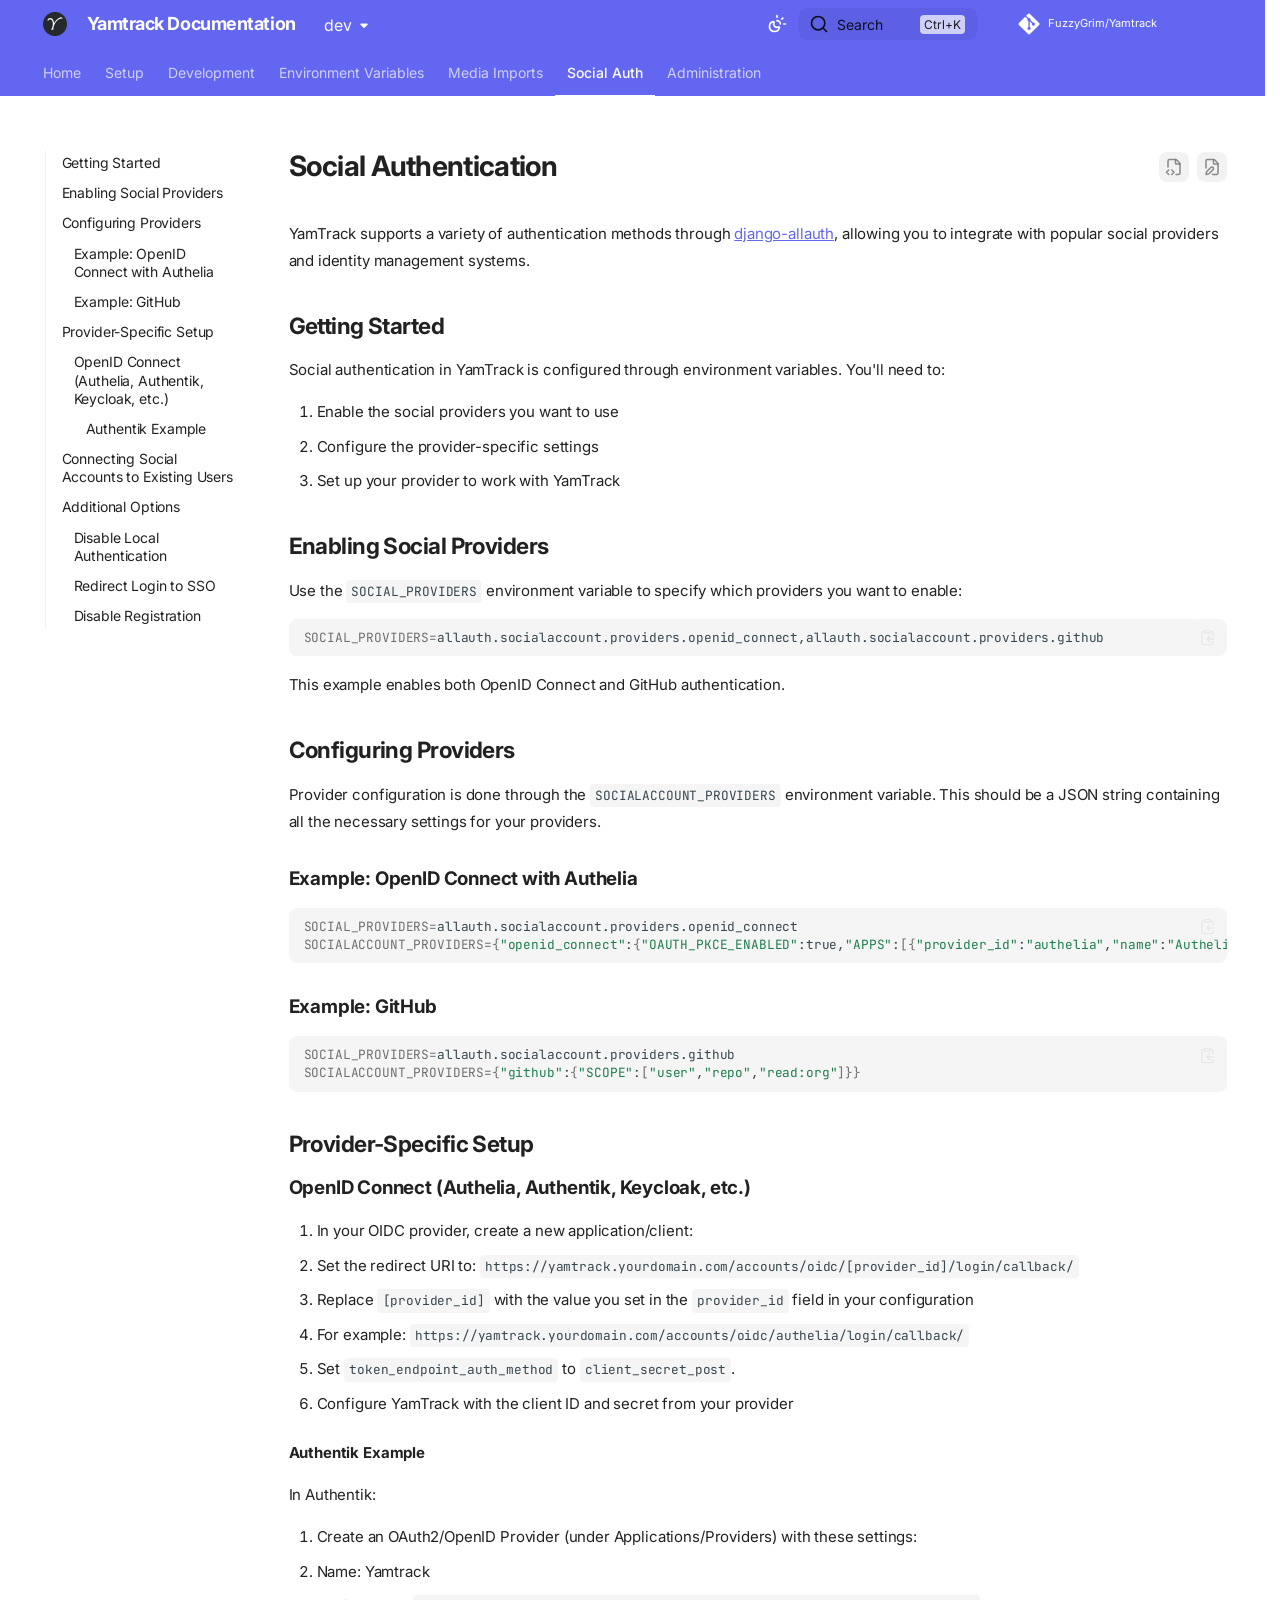
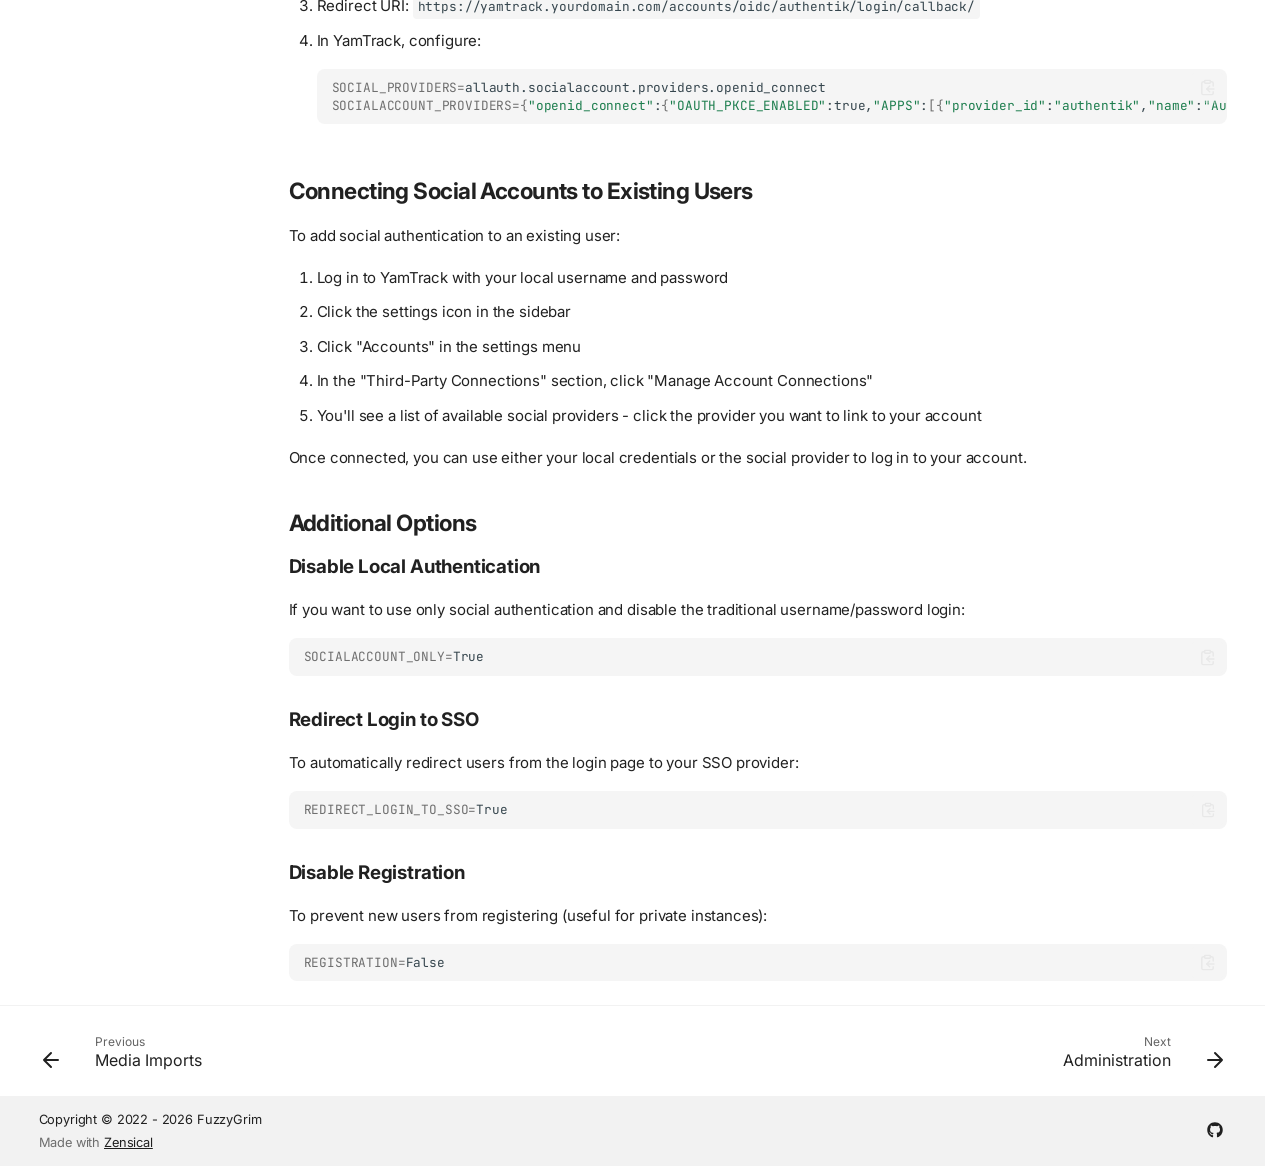
<file: dev/social-auth/index.html>
<!doctype html>
<html lang="en" class="no-js">
  <head>
    
      <meta charset="utf-8">
      <meta name="viewport" content="width=device-width,initial-scale=1">
      
        <meta name="description" content="Yamtrack is a self hosted media tracker for movies, tv shows, anime, manga, video games, books, comics, and board games.">
      
      
        <meta name="author" content="FuzzyGrim">
      
      
        <link rel="canonical" href="https://FuzzyGrim.github.io/Yamtrack/dev/social-auth/">
      
      
        <link rel="prev" href="../media-imports/">
      
      
        <link rel="next" href="../administration/">
      
      
        
      
      
      <link rel="icon" href="../assets/logo.png">
      <meta name="generator" content="zensical-0.0.42">
    
    
      
        <title>Social Authentication - Yamtrack Documentation</title>
      
    
    
      
        
      
      <link rel="stylesheet" href="../assets/stylesheets/modern/main.fba56155.min.css">
      
        
          
        
        <link rel="stylesheet" href="../assets/stylesheets/modern/palette.dfe2e883.min.css">
      
      


    
    
      
    
    
      
        
        
        <link rel="preconnect" href="https://fonts.gstatic.com" crossorigin>
        <link rel="stylesheet" href="https://fonts.googleapis.com/css?family=Inter:300,300i,400,400i,500,500i,700,700i%7CJetBrains+Mono:400,400i,700,700i&amp;display=fallback">
        <style>:root{--md-text-font:"Inter";--md-code-font:"JetBrains Mono"}</style>
      
    
    
      <link rel="stylesheet" href="../stylesheets/extra.css">
    
    <script>__md_scope=new URL("..",location),__md_scope.pathname.endsWith("/")||(__md_scope=new URL(__md_scope.pathname+"/",location)),__md_hash=e=>[...e].reduce(((e,t)=>(e<<5)-e+t.charCodeAt(0)),0),__md_get=(e,t=localStorage,_=__md_scope)=>JSON.parse(t.getItem(_.pathname+"."+e)),__md_set=(e,t,_=localStorage,a=__md_scope)=>{try{_.setItem(a.pathname+"."+e,JSON.stringify(t))}catch(e){}},document.documentElement.setAttribute("data-platform",navigator.platform)</script>
    
      

    
    
  </head>
  
  
    
    
      
    
    
    
    
    <body dir="ltr" data-md-color-scheme="default" data-md-color-primary="indigo" data-md-color-accent="indigo">
  
    
    <input class="md-toggle" data-md-toggle="drawer" type="checkbox" id="__drawer" autocomplete="off">
    <input class="md-toggle" data-md-toggle="search" type="checkbox" id="__search" autocomplete="off">
    <label class="md-overlay" for="__drawer" aria-label="Navigation"></label>
    <div data-md-component="skip">
      
        
        <a href="#social-authentication" class="md-skip">
          Skip to content
        </a>
      
    </div>
    <div data-md-component="announce">
      
    </div>
    
      <div data-md-color-scheme="default" data-md-component="outdated" hidden>
        
      </div>
    
    
      

<header class="md-header" data-md-component="header">
  <nav class="md-header__inner md-grid" aria-label="Header">
    <a href="./.." title="Yamtrack Documentation" class="md-header__button md-logo" aria-label="Yamtrack Documentation" data-md-component="logo">
      
  <img src="../assets/logo.png" alt="Yamtrack Documentation">

    </a>
    <label class="md-header__button md-icon" for="__drawer" aria-label="Navigation">
      
      <svg xmlns="http://www.w3.org/2000/svg" fill="none" stroke="currentColor" stroke-linecap="round" stroke-linejoin="round" stroke-width="2" class="lucide lucide-menu" viewBox="0 0 24 24"><path d="M4 5h16M4 12h16M4 19h16"/></svg>
    </label>
    <div class="md-header__title" data-md-component="header-title">
      <div class="md-header__ellipsis">
        <div class="md-header__topic">
          <span class="md-ellipsis">
            Yamtrack Documentation
          </span>
        </div>
        <div class="md-header__topic" data-md-component="header-topic">
          <span class="md-ellipsis">
            
              Social Authentication
            
          </span>
        </div>
      </div>
    </div>
    
      
        <form class="md-header__option" data-md-component="palette">
  
    
    
    
    <input class="md-option" data-md-color-media="(prefers-color-scheme)" data-md-color-scheme="default" data-md-color-primary="indigo" data-md-color-accent="indigo"  aria-label="Switch to light mode"  type="radio" name="__palette" id="__palette_0">
    
      <label class="md-header__button md-icon" title="Switch to light mode" for="__palette_1" hidden>
        <svg xmlns="http://www.w3.org/2000/svg" fill="none" stroke="currentColor" stroke-linecap="round" stroke-linejoin="round" stroke-width="2" class="lucide lucide-sun-moon" viewBox="0 0 24 24"><path d="M12 2v2M14.837 16.385a6 6 0 1 1-7.223-7.222c.624-.147.97.66.715 1.248a4 4 0 0 0 5.26 5.259c.589-.255 1.396.09 1.248.715M16 12a4 4 0 0 0-4-4M19 5l-1.256 1.256M20 12h2"/></svg>
      </label>
    
  
    
    
    
    <input class="md-option" data-md-color-media="(prefers-color-scheme: light)" data-md-color-scheme="default" data-md-color-primary="indigo" data-md-color-accent="indigo"  aria-label="Switch to dark mode"  type="radio" name="__palette" id="__palette_1">
    
      <label class="md-header__button md-icon" title="Switch to dark mode" for="__palette_2" hidden>
        <svg xmlns="http://www.w3.org/2000/svg" fill="none" stroke="currentColor" stroke-linecap="round" stroke-linejoin="round" stroke-width="2" class="lucide lucide-sun" viewBox="0 0 24 24"><circle cx="12" cy="12" r="4"/><path d="M12 2v2M12 20v2M4.93 4.93l1.41 1.41M17.66 17.66l1.41 1.41M2 12h2M20 12h2M6.34 17.66l-1.41 1.41M19.07 4.93l-1.41 1.41"/></svg>
      </label>
    
  
    
    
    
    <input class="md-option" data-md-color-media="(prefers-color-scheme: dark)" data-md-color-scheme="slate" data-md-color-primary="indigo" data-md-color-accent="indigo"  aria-label="Switch to system preference"  type="radio" name="__palette" id="__palette_2">
    
      <label class="md-header__button md-icon" title="Switch to system preference" for="__palette_0" hidden>
        <svg xmlns="http://www.w3.org/2000/svg" fill="none" stroke="currentColor" stroke-linecap="round" stroke-linejoin="round" stroke-width="2" class="lucide lucide-moon" viewBox="0 0 24 24"><path d="M20.985 12.486a9 9 0 1 1-9.473-9.472c.405-.022.617.46.402.803a6 6 0 0 0 8.268 8.268c.344-.215.825-.004.803.401"/></svg>
      </label>
    
  
</form>
      
    
    
      <script>var palette=__md_get("__palette");if(palette&&palette.color){if("(prefers-color-scheme)"===palette.color.media){var media=matchMedia("(prefers-color-scheme: light)"),input=document.querySelector(media.matches?"[data-md-color-media='(prefers-color-scheme: light)']":"[data-md-color-media='(prefers-color-scheme: dark)']");palette.color.media=input.getAttribute("data-md-color-media"),palette.color.scheme=input.getAttribute("data-md-color-scheme"),palette.color.primary=input.getAttribute("data-md-color-primary"),palette.color.accent=input.getAttribute("data-md-color-accent")}for(var[key,value]of Object.entries(palette.color))document.body.setAttribute("data-md-color-"+key,value)}</script>
    
    
    
      
      
        <label class="md-header__button md-icon" for="__search" aria-label="Search">
          
          <svg xmlns="http://www.w3.org/2000/svg" fill="none" stroke="currentColor" stroke-linecap="round" stroke-linejoin="round" stroke-width="2" class="lucide lucide-search" viewBox="0 0 24 24"><path d="m21 21-4.34-4.34"/><circle cx="11" cy="11" r="8"/></svg>
        </label>
        <div class="md-search" data-md-component="search" role="dialog" aria-label="Search">
  <button type="button" class="md-search__button">
    Search
  </button>
</div>
      
    
    <div class="md-header__source">
      
        <a href="https://github.com/FuzzyGrim/Yamtrack" title="Go to repository" class="md-source" data-md-component="source">
  <div class="md-source__icon md-icon">
    
    <svg xmlns="http://www.w3.org/2000/svg" viewBox="0 0 448 512"><!--! Font Awesome Free 7.2.0 by @fontawesome - https://fontawesome.com License - https://fontawesome.com/license/free (Icons: CC BY 4.0, Fonts: SIL OFL 1.1, Code: MIT License) Copyright 2026 Fonticons, Inc.--><path fill="currentColor" d="M439.6 236.1 244 40.5c-5.4-5.5-12.8-8.5-20.4-8.5s-15 3-20.4 8.4L162.5 81l51.5 51.5c27.1-9.1 52.7 16.8 43.4 43.7l49.7 49.7c34.2-11.8 61.2 31 35.5 56.7-26.5 26.5-70.2-2.9-56-37.3L240.3 199v121.9c25.3 12.5 22.3 41.8 9.1 55-6.4 6.4-15.2 10.1-24.3 10.1s-17.8-3.6-24.3-10.1c-17.6-17.6-11.1-46.9 11.2-56v-123c-20.8-8.5-24.6-30.7-18.6-45L142.6 101 8.5 235.1C3 240.6 0 247.9 0 255.5s3 15 8.5 20.4l195.6 195.7c5.4 5.4 12.7 8.4 20.4 8.4s15-3 20.4-8.4l194.7-194.7c5.4-5.4 8.4-12.8 8.4-20.4s-3-15-8.4-20.4"/></svg>
  </div>
  <div class="md-source__repository">
    FuzzyGrim/Yamtrack
  </div>
</a>
      
    </div>
  </nav>
  
</header>
    
    <div class="md-container" data-md-component="container">
      
      
        
          
            
<nav class="md-tabs" aria-label="Tabs" data-md-component="tabs">
  <div class="md-grid">
    <ul class="md-tabs__list">
      
        
  
  
  
  
    <li class="md-tabs__item">
      <a href="./.." class="md-tabs__link">
        
  
  Home

      </a>
    </li>
  

      
        
  
  
  
  
    <li class="md-tabs__item">
      <a href="../setup/" class="md-tabs__link">
        
  
  Setup

      </a>
    </li>
  

      
        
  
  
  
  
    <li class="md-tabs__item">
      <a href="../development/" class="md-tabs__link">
        
  
  Development

      </a>
    </li>
  

      
        
  
  
  
  
    <li class="md-tabs__item">
      <a href="../env-variables/" class="md-tabs__link">
        
  
  Environment Variables

      </a>
    </li>
  

      
        
  
  
  
  
    <li class="md-tabs__item">
      <a href="../media-imports/" class="md-tabs__link">
        
  
  Media Imports

      </a>
    </li>
  

      
        
  
  
  
    
  
  
    <li class="md-tabs__item md-tabs__item--active">
      <a href="././" class="md-tabs__link">
        
  
  Social Auth

      </a>
    </li>
  

      
        
  
  
  
  
    <li class="md-tabs__item">
      <a href="../administration/" class="md-tabs__link">
        
  
  Administration

      </a>
    </li>
  

      
    </ul>
  </div>
</nav>
          
        
      
      <main class="md-main" data-md-component="main">
        <div class="md-main__inner md-grid">
          
            
              
              <div class="md-sidebar md-sidebar--primary" data-md-component="sidebar" data-md-type="navigation" >
                <div class="md-sidebar__scrollwrap">
                  <div class="md-sidebar__inner">
                    


  


  

<nav class="md-nav md-nav--primary md-nav--lifted md-nav--integrated" aria-label="Navigation" data-md-level="0">
  <label class="md-nav__title" for="__drawer">
    <a href="./.." title="Yamtrack Documentation" class="md-nav__button md-logo" aria-label="Yamtrack Documentation" data-md-component="logo">
      
  <img src="../assets/logo.png" alt="Yamtrack Documentation">

    </a>
    Yamtrack Documentation
  </label>
  
    <div class="md-nav__source">
      <a href="https://github.com/FuzzyGrim/Yamtrack" title="Go to repository" class="md-source" data-md-component="source">
  <div class="md-source__icon md-icon">
    
    <svg xmlns="http://www.w3.org/2000/svg" viewBox="0 0 448 512"><!--! Font Awesome Free 7.2.0 by @fontawesome - https://fontawesome.com License - https://fontawesome.com/license/free (Icons: CC BY 4.0, Fonts: SIL OFL 1.1, Code: MIT License) Copyright 2026 Fonticons, Inc.--><path fill="currentColor" d="M439.6 236.1 244 40.5c-5.4-5.5-12.8-8.5-20.4-8.5s-15 3-20.4 8.4L162.5 81l51.5 51.5c27.1-9.1 52.7 16.8 43.4 43.7l49.7 49.7c34.2-11.8 61.2 31 35.5 56.7-26.5 26.5-70.2-2.9-56-37.3L240.3 199v121.9c25.3 12.5 22.3 41.8 9.1 55-6.4 6.4-15.2 10.1-24.3 10.1s-17.8-3.6-24.3-10.1c-17.6-17.6-11.1-46.9 11.2-56v-123c-20.8-8.5-24.6-30.7-18.6-45L142.6 101 8.5 235.1C3 240.6 0 247.9 0 255.5s3 15 8.5 20.4l195.6 195.7c5.4 5.4 12.7 8.4 20.4 8.4s15-3 20.4-8.4l194.7-194.7c5.4-5.4 8.4-12.8 8.4-20.4s-3-15-8.4-20.4"/></svg>
  </div>
  <div class="md-source__repository">
    FuzzyGrim/Yamtrack
  </div>
</a>
    </div>
  
  <ul class="md-nav__list" data-md-scrollfix>
    
      
      
  
  
  
  
    <li class="md-nav__item">
      <a href="./.." class="md-nav__link">
        
  
  
  <span class="md-ellipsis">
    
  
  Home

    
  </span>
  
  

      </a>
    </li>
  

    
      
      
  
  
  
  
    <li class="md-nav__item">
      <a href="../setup/" class="md-nav__link">
        
  
  
  <span class="md-ellipsis">
    
  
  Setup

    
  </span>
  
  

      </a>
    </li>
  

    
      
      
  
  
  
  
    <li class="md-nav__item">
      <a href="../development/" class="md-nav__link">
        
  
  
  <span class="md-ellipsis">
    
  
  Development

    
  </span>
  
  

      </a>
    </li>
  

    
      
      
  
  
  
  
    <li class="md-nav__item">
      <a href="../env-variables/" class="md-nav__link">
        
  
  
  <span class="md-ellipsis">
    
  
  Environment Variables

    
  </span>
  
  

      </a>
    </li>
  

    
      
      
  
  
  
  
    <li class="md-nav__item">
      <a href="../media-imports/" class="md-nav__link">
        
  
  
  <span class="md-ellipsis">
    
  
  Media Imports

    
  </span>
  
  

      </a>
    </li>
  

    
      
      
  
  
    
  
  
  
    <li class="md-nav__item md-nav__item--active">
      
      
      
      
        
      
      
        <label class="md-nav__link md-nav__link--active" for="__toc">
          
  
  
  <span class="md-ellipsis">
    
  
  Social Auth

    
  </span>
  
  

          <span class="md-nav__icon md-icon"></span>
        </label>
      
      <a href="././" class="md-nav__link md-nav__link--active">
        
  
  
  <span class="md-ellipsis">
    
  
  Social Auth

    
  </span>
  
  

      </a>
      
        


<nav class="md-nav md-nav--secondary" aria-label="On this page">
  
  
  
    
  
  
    <label class="md-nav__title" for="__toc">
      <span class="md-nav__icon md-icon"></span>
      On this page
    </label>
    <ul class="md-nav__list" data-md-component="toc" data-md-scrollfix>
      
        <li class="md-nav__item">
  <a href="#getting-started" class="md-nav__link">
    <span class="md-ellipsis">
      <span class="md-typeset">
        Getting Started
      </span>
    </span>
  </a>
  
</li>
      
        <li class="md-nav__item">
  <a href="#enabling-social-providers" class="md-nav__link">
    <span class="md-ellipsis">
      <span class="md-typeset">
        Enabling Social Providers
      </span>
    </span>
  </a>
  
</li>
      
        <li class="md-nav__item">
  <a href="#configuring-providers" class="md-nav__link">
    <span class="md-ellipsis">
      <span class="md-typeset">
        Configuring Providers
      </span>
    </span>
  </a>
  
    <nav class="md-nav" aria-label="Configuring Providers">
      <ul class="md-nav__list">
        
          <li class="md-nav__item">
  <a href="#example-openid-connect-with-authelia" class="md-nav__link">
    <span class="md-ellipsis">
      <span class="md-typeset">
        Example: OpenID Connect with Authelia
      </span>
    </span>
  </a>
  
</li>
        
          <li class="md-nav__item">
  <a href="#example-github" class="md-nav__link">
    <span class="md-ellipsis">
      <span class="md-typeset">
        Example: GitHub
      </span>
    </span>
  </a>
  
</li>
        
      </ul>
    </nav>
  
</li>
      
        <li class="md-nav__item">
  <a href="#provider-specific-setup" class="md-nav__link">
    <span class="md-ellipsis">
      <span class="md-typeset">
        Provider-Specific Setup
      </span>
    </span>
  </a>
  
    <nav class="md-nav" aria-label="Provider-Specific Setup">
      <ul class="md-nav__list">
        
          <li class="md-nav__item">
  <a href="#openid-connect-authelia-authentik-keycloak-etc" class="md-nav__link">
    <span class="md-ellipsis">
      <span class="md-typeset">
        OpenID Connect (Authelia, Authentik, Keycloak, etc.)
      </span>
    </span>
  </a>
  
    <nav class="md-nav" aria-label="OpenID Connect (Authelia, Authentik, Keycloak, etc.)">
      <ul class="md-nav__list">
        
          <li class="md-nav__item">
  <a href="#authentik-example" class="md-nav__link">
    <span class="md-ellipsis">
      <span class="md-typeset">
        Authentik Example
      </span>
    </span>
  </a>
  
</li>
        
      </ul>
    </nav>
  
</li>
        
      </ul>
    </nav>
  
</li>
      
        <li class="md-nav__item">
  <a href="#connecting-social-accounts-to-existing-users" class="md-nav__link">
    <span class="md-ellipsis">
      <span class="md-typeset">
        Connecting Social Accounts to Existing Users
      </span>
    </span>
  </a>
  
</li>
      
        <li class="md-nav__item">
  <a href="#additional-options" class="md-nav__link">
    <span class="md-ellipsis">
      <span class="md-typeset">
        Additional Options
      </span>
    </span>
  </a>
  
    <nav class="md-nav" aria-label="Additional Options">
      <ul class="md-nav__list">
        
          <li class="md-nav__item">
  <a href="#disable-local-authentication" class="md-nav__link">
    <span class="md-ellipsis">
      <span class="md-typeset">
        Disable Local Authentication
      </span>
    </span>
  </a>
  
</li>
        
          <li class="md-nav__item">
  <a href="#redirect-login-to-sso" class="md-nav__link">
    <span class="md-ellipsis">
      <span class="md-typeset">
        Redirect Login to SSO
      </span>
    </span>
  </a>
  
</li>
        
          <li class="md-nav__item">
  <a href="#disable-registration" class="md-nav__link">
    <span class="md-ellipsis">
      <span class="md-typeset">
        Disable Registration
      </span>
    </span>
  </a>
  
</li>
        
      </ul>
    </nav>
  
</li>
      
    </ul>
  
</nav>
      
    </li>
  

    
      
      
  
  
  
  
    <li class="md-nav__item">
      <a href="../administration/" class="md-nav__link">
        
  
  
  <span class="md-ellipsis">
    
  
  Administration

    
  </span>
  
  

      </a>
    </li>
  

    
  </ul>
</nav>
                  </div>
                </div>
              </div>
            
            
          
          
            <div class="md-content" data-md-component="content">
              
              <article class="md-content__inner md-typeset">
                
                  
  
    <a href="https://github.com/FuzzyGrim/Yamtrack/edit/dev/docs/social-auth.md" title="Edit this page" class="md-content__button md-icon" rel="edit">
      
      <svg xmlns="http://www.w3.org/2000/svg" fill="none" stroke="currentColor" stroke-linecap="round" stroke-linejoin="round" stroke-width="2" class="lucide lucide-file-pen" viewBox="0 0 24 24"><path d="M12.659 22H18a2 2 0 0 0 2-2V8a2.4 2.4 0 0 0-.706-1.706l-3.588-3.588A2.4 2.4 0 0 0 14 2H6a2 2 0 0 0-2 2v9.34"/><path d="M14 2v5a1 1 0 0 0 1 1h5M10.378 12.622a1 1 0 0 1 3 3.003L8.36 20.637a2 2 0 0 1-.854.506l-2.867.837a.5.5 0 0 1-.62-.62l.836-2.869a2 2 0 0 1 .506-.853z"/></svg>
    </a>
  
  
    
      
    
    <a href="https://github.com/FuzzyGrim/Yamtrack/raw/dev/docs/social-auth.md" title="View source of this page" class="md-content__button md-icon">
      
      <svg xmlns="http://www.w3.org/2000/svg" fill="none" stroke="currentColor" stroke-linecap="round" stroke-linejoin="round" stroke-width="2" class="lucide lucide-file-code-2" viewBox="0 0 24 24"><path d="M4 12.15V4a2 2 0 0 1 2-2h8a2.4 2.4 0 0 1 1.706.706l3.588 3.588A2.4 2.4 0 0 1 20 8v12a2 2 0 0 1-2 2h-3.35"/><path d="M14 2v5a1 1 0 0 0 1 1h5M5 16l-3 3 3 3M9 22l3-3-3-3"/></svg>
    </a>
  


<h1 id="social-authentication">Social Authentication<a class="headerlink" href="#social-authentication" title="Permanent link">&para;</a></h1>
<p>YamTrack supports a variety of authentication methods through <a href="https://docs.allauth.org/en/dev/socialaccount/providers/index.html">django-allauth</a>, allowing you to integrate with popular social providers and identity management systems.</p>
<h2 id="getting-started">Getting Started<a class="headerlink" href="#getting-started" title="Permanent link">&para;</a></h2>
<p>Social authentication in YamTrack is configured through environment variables. You'll need to:</p>
<ol>
<li>Enable the social providers you want to use</li>
<li>Configure the provider-specific settings</li>
<li>Set up your provider to work with YamTrack</li>
</ol>
<h2 id="enabling-social-providers">Enabling Social Providers<a class="headerlink" href="#enabling-social-providers" title="Permanent link">&para;</a></h2>
<p>Use the <code>SOCIAL_PROVIDERS</code> environment variable to specify which providers you want to enable:</p>
<div class="language-bash highlight"><pre><span></span><code><span id="__span-0-1"><a id="__codelineno-0-1" name="__codelineno-0-1" href="#__codelineno-0-1"></a><span class="nv">SOCIAL_PROVIDERS</span><span class="o">=</span>allauth.socialaccount.providers.openid_connect,allauth.socialaccount.providers.github
</span></code></pre></div>
<p>This example enables both OpenID Connect and GitHub authentication.</p>
<h2 id="configuring-providers">Configuring Providers<a class="headerlink" href="#configuring-providers" title="Permanent link">&para;</a></h2>
<p>Provider configuration is done through the <code>SOCIALACCOUNT_PROVIDERS</code> environment variable. This should be a JSON string containing all the necessary settings for your providers.</p>
<h3 id="example-openid-connect-with-authelia">Example: OpenID Connect with Authelia<a class="headerlink" href="#example-openid-connect-with-authelia" title="Permanent link">&para;</a></h3>
<div class="language-bash highlight"><pre><span></span><code><span id="__span-1-1"><a id="__codelineno-1-1" name="__codelineno-1-1" href="#__codelineno-1-1"></a><span class="nv">SOCIAL_PROVIDERS</span><span class="o">=</span>allauth.socialaccount.providers.openid_connect
</span><span id="__span-1-2"><a id="__codelineno-1-2" name="__codelineno-1-2" href="#__codelineno-1-2"></a><span class="nv">SOCIALACCOUNT_PROVIDERS</span><span class="o">={</span><span class="s2">&quot;openid_connect&quot;</span>:<span class="o">{</span><span class="s2">&quot;OAUTH_PKCE_ENABLED&quot;</span>:true,<span class="s2">&quot;APPS&quot;</span>:<span class="o">[{</span><span class="s2">&quot;provider_id&quot;</span>:<span class="s2">&quot;authelia&quot;</span>,<span class="s2">&quot;name&quot;</span>:<span class="s2">&quot;Authelia&quot;</span>,<span class="s2">&quot;client_id&quot;</span>:<span class="s2">&quot;your-client-id&quot;</span>,<span class="s2">&quot;secret&quot;</span>:<span class="s2">&quot;your-client-secret&quot;</span>,<span class="s2">&quot;settings&quot;</span>:<span class="o">{</span><span class="s2">&quot;server_url&quot;</span>:<span class="s2">&quot;https://authelia.yourdomain.com/.well-known/openid-configuration&quot;</span><span class="o">}}]}}</span>
</span></code></pre></div>
<h3 id="example-github">Example: GitHub<a class="headerlink" href="#example-github" title="Permanent link">&para;</a></h3>
<div class="language-bash highlight"><pre><span></span><code><span id="__span-2-1"><a id="__codelineno-2-1" name="__codelineno-2-1" href="#__codelineno-2-1"></a><span class="nv">SOCIAL_PROVIDERS</span><span class="o">=</span>allauth.socialaccount.providers.github
</span><span id="__span-2-2"><a id="__codelineno-2-2" name="__codelineno-2-2" href="#__codelineno-2-2"></a><span class="nv">SOCIALACCOUNT_PROVIDERS</span><span class="o">={</span><span class="s2">&quot;github&quot;</span>:<span class="o">{</span><span class="s2">&quot;SCOPE&quot;</span>:<span class="o">[</span><span class="s2">&quot;user&quot;</span>,<span class="s2">&quot;repo&quot;</span>,<span class="s2">&quot;read:org&quot;</span><span class="o">]}}</span>
</span></code></pre></div>
<h2 id="provider-specific-setup">Provider-Specific Setup<a class="headerlink" href="#provider-specific-setup" title="Permanent link">&para;</a></h2>
<h3 id="openid-connect-authelia-authentik-keycloak-etc">OpenID Connect (Authelia, Authentik, Keycloak, etc.)<a class="headerlink" href="#openid-connect-authelia-authentik-keycloak-etc" title="Permanent link">&para;</a></h3>
<ol>
<li>In your OIDC provider, create a new application/client:</li>
<li>Set the redirect URI to: <code>https://yamtrack.yourdomain.com/accounts/oidc/[provider_id]/login/callback/</code></li>
<li>Replace <code>[provider_id]</code> with the value you set in the <code>provider_id</code> field in your configuration</li>
<li>For example: <code>https://yamtrack.yourdomain.com/accounts/oidc/authelia/login/callback/</code></li>
<li>
<p>Set <code>token_endpoint_auth_method</code> to <code>client_secret_post</code>.</p>
</li>
<li>
<p>Configure YamTrack with the client ID and secret from your provider</p>
</li>
</ol>
<h4 id="authentik-example">Authentik Example<a class="headerlink" href="#authentik-example" title="Permanent link">&para;</a></h4>
<p>In Authentik:</p>
<ol>
<li>Create an OAuth2/OpenID Provider (under Applications/Providers) with these settings:</li>
<li>Name: Yamtrack</li>
<li>
<p>Redirect URI: <code>https://yamtrack.yourdomain.com/accounts/oidc/authentik/login/callback/</code></p>
</li>
<li>
<p>In YamTrack, configure:</p>
<div class="language-bash highlight"><pre><span></span><code><span id="__span-3-1"><a id="__codelineno-3-1" name="__codelineno-3-1" href="#__codelineno-3-1"></a><span class="nv">SOCIAL_PROVIDERS</span><span class="o">=</span>allauth.socialaccount.providers.openid_connect
</span><span id="__span-3-2"><a id="__codelineno-3-2" name="__codelineno-3-2" href="#__codelineno-3-2"></a><span class="nv">SOCIALACCOUNT_PROVIDERS</span><span class="o">={</span><span class="s2">&quot;openid_connect&quot;</span>:<span class="o">{</span><span class="s2">&quot;OAUTH_PKCE_ENABLED&quot;</span>:true,<span class="s2">&quot;APPS&quot;</span>:<span class="o">[{</span><span class="s2">&quot;provider_id&quot;</span>:<span class="s2">&quot;authentik&quot;</span>,<span class="s2">&quot;name&quot;</span>:<span class="s2">&quot;Authentik&quot;</span>,<span class="s2">&quot;client_id&quot;</span>:<span class="s2">&quot;&lt;Client ID&gt;&quot;</span>,<span class="s2">&quot;secret&quot;</span>:<span class="s2">&quot;&lt;Client Secret&gt;&quot;</span>,<span class="s2">&quot;settings&quot;</span>:<span class="o">{</span><span class="s2">&quot;server_url&quot;</span>:<span class="s2">&quot;https://authentik.yourdomain.com/application/o/yamtrack/.well-known/openid-configuration&quot;</span><span class="o">}}]}}</span>
</span></code></pre></div>
</li>
</ol>
<h2 id="connecting-social-accounts-to-existing-users">Connecting Social Accounts to Existing Users<a class="headerlink" href="#connecting-social-accounts-to-existing-users" title="Permanent link">&para;</a></h2>
<p>To add social authentication to an existing user:</p>
<ol>
<li>Log in to YamTrack with your local username and password</li>
<li>Click the settings icon in the sidebar</li>
<li>Click "Accounts" in the settings menu</li>
<li>In the "Third-Party Connections" section, click "Manage Account Connections"</li>
<li>You'll see a list of available social providers - click the provider you want to link to your account</li>
</ol>
<p>Once connected, you can use either your local credentials or the social provider to log in to your account.</p>
<h2 id="additional-options">Additional Options<a class="headerlink" href="#additional-options" title="Permanent link">&para;</a></h2>
<h3 id="disable-local-authentication">Disable Local Authentication<a class="headerlink" href="#disable-local-authentication" title="Permanent link">&para;</a></h3>
<p>If you want to use only social authentication and disable the traditional username/password login:</p>
<div class="language-bash highlight"><pre><span></span><code><span id="__span-4-1"><a id="__codelineno-4-1" name="__codelineno-4-1" href="#__codelineno-4-1"></a><span class="nv">SOCIALACCOUNT_ONLY</span><span class="o">=</span>True
</span></code></pre></div>
<h3 id="redirect-login-to-sso">Redirect Login to SSO<a class="headerlink" href="#redirect-login-to-sso" title="Permanent link">&para;</a></h3>
<p>To automatically redirect users from the login page to your SSO provider:</p>
<div class="language-bash highlight"><pre><span></span><code><span id="__span-5-1"><a id="__codelineno-5-1" name="__codelineno-5-1" href="#__codelineno-5-1"></a><span class="nv">REDIRECT_LOGIN_TO_SSO</span><span class="o">=</span>True
</span></code></pre></div>
<h3 id="disable-registration">Disable Registration<a class="headerlink" href="#disable-registration" title="Permanent link">&para;</a></h3>
<p>To prevent new users from registering (useful for private instances):</p>
<div class="language-bash highlight"><pre><span></span><code><span id="__span-6-1"><a id="__codelineno-6-1" name="__codelineno-6-1" href="#__codelineno-6-1"></a><span class="nv">REGISTRATION</span><span class="o">=</span>False
</span></code></pre></div>














                
              </article>
            </div>
          
          
<script>var target=document.getElementById(location.hash.slice(1));target&&target.name&&(target.checked=target.name.startsWith("__tabbed_"))</script>
        </div>
        
          <button type="button" class="md-top md-icon" data-md-component="top" hidden>
  
  <svg xmlns="http://www.w3.org/2000/svg" fill="none" stroke="currentColor" stroke-linecap="round" stroke-linejoin="round" stroke-width="2" class="lucide lucide-circle-arrow-up" viewBox="0 0 24 24"><circle cx="12" cy="12" r="10"/><path d="m16 12-4-4-4 4M12 16V8"/></svg>
  Back to top
</button>
        
      </main>
      
        <footer class="md-footer">
  
    
      
      <nav class="md-footer__inner md-grid" aria-label="Footer" >
        
          
          <a href="../media-imports/" class="md-footer__link md-footer__link--prev" aria-label="Previous: Media Imports">
            <div class="md-footer__button md-icon">
              
              <svg xmlns="http://www.w3.org/2000/svg" fill="none" stroke="currentColor" stroke-linecap="round" stroke-linejoin="round" stroke-width="2" class="lucide lucide-arrow-left" viewBox="0 0 24 24"><path d="m12 19-7-7 7-7M19 12H5"/></svg>
            </div>
            <div class="md-footer__title">
              <span class="md-footer__direction">
                Previous
              </span>
              <div class="md-ellipsis">
                Media Imports
              </div>
            </div>
          </a>
        
        
          
          <a href="../administration/" class="md-footer__link md-footer__link--next" aria-label="Next: Administration">
            <div class="md-footer__title">
              <span class="md-footer__direction">
                Next
              </span>
              <div class="md-ellipsis">
                Administration
              </div>
            </div>
            <div class="md-footer__button md-icon">
              
              <svg xmlns="http://www.w3.org/2000/svg" fill="none" stroke="currentColor" stroke-linecap="round" stroke-linejoin="round" stroke-width="2" class="lucide lucide-arrow-right" viewBox="0 0 24 24"><path d="M5 12h14M12 5l7 7-7 7"/></svg>
            </div>
          </a>
        
      </nav>
    
  
  <div class="md-footer-meta md-typeset">
    <div class="md-footer-meta__inner md-grid">
      <div class="md-copyright">
  
    <div class="md-copyright__highlight">
      Copyright &copy; 2022 - 2026 FuzzyGrim
    </div>
  
  
    Made with
    <a href="https://zensical.org/" target="_blank" rel="noopener">
      Zensical
    </a>
  
</div>
      
        
<div class="md-social">
  
    
    
    
    
      
      
    
    <a href="https://github.com/FuzzyGrim/Yamtrack" target="_blank" rel="noopener" title="github.com" class="md-social__link">
      <svg xmlns="http://www.w3.org/2000/svg" viewBox="0 0 512 512"><!--! Font Awesome Free 7.2.0 by @fontawesome - https://fontawesome.com License - https://fontawesome.com/license/free (Icons: CC BY 4.0, Fonts: SIL OFL 1.1, Code: MIT License) Copyright 2026 Fonticons, Inc.--><path fill="currentColor" d="M173.9 397.4c0 2-2.3 3.6-5.2 3.6-3.3.3-5.6-1.3-5.6-3.6 0-2 2.3-3.6 5.2-3.6 3-.3 5.6 1.3 5.6 3.6m-31.1-4.5c-.7 2 1.3 4.3 4.3 4.9 2.6 1 5.6 0 6.2-2s-1.3-4.3-4.3-5.2c-2.6-.7-5.5.3-6.2 2.3m44.2-1.7c-2.9.7-4.9 2.6-4.6 4.9.3 2 2.9 3.3 5.9 2.6 2.9-.7 4.9-2.6 4.6-4.6-.3-1.9-3-3.2-5.9-2.9M252.8 8C114.1 8 8 113.3 8 252c0 110.9 69.8 205.8 169.5 239.2 12.8 2.3 17.3-5.6 17.3-12.1 0-6.2-.3-40.4-.3-61.4 0 0-70 15-84.7-29.8 0 0-11.4-29.1-27.8-36.6 0 0-22.9-15.7 1.6-15.4 0 0 24.9 2 38.6 25.8 21.9 38.6 58.6 27.5 72.9 20.9 2.3-16 8.8-27.1 16-33.7-55.9-6.2-112.3-14.3-112.3-110.5 0-27.5 7.6-41.3 23.6-58.9-2.6-6.5-11.1-33.3 2.6-67.9 20.9-6.5 69 27 69 27 20-5.6 41.5-8.5 62.8-8.5s42.8 2.9 62.8 8.5c0 0 48.1-33.6 69-27 13.7 34.7 5.2 61.4 2.6 67.9 16 17.7 25.8 31.5 25.8 58.9 0 96.5-58.9 104.2-114.8 110.5 9.2 7.9 17 22.9 17 46.4 0 33.7-.3 75.4-.3 83.6 0 6.5 4.6 14.4 17.3 12.1C436.2 457.8 504 362.9 504 252 504 113.3 391.5 8 252.8 8M105.2 352.9c-1.3 1-1 3.3.7 5.2 1.6 1.6 3.9 2.3 5.2 1 1.3-1 1-3.3-.7-5.2-1.6-1.6-3.9-2.3-5.2-1m-10.8-8.1c-.7 1.3.3 2.9 2.3 3.9 1.6 1 3.6.7 4.3-.7.7-1.3-.3-2.9-2.3-3.9-2-.6-3.6-.3-4.3.7m32.4 35.6c-1.6 1.3-1 4.3 1.3 6.2 2.3 2.3 5.2 2.6 6.5 1 1.3-1.3.7-4.3-1.3-6.2-2.2-2.3-5.2-2.6-6.5-1m-11.4-14.7c-1.6 1-1.6 3.6 0 5.9s4.3 3.3 5.6 2.3c1.6-1.3 1.6-3.9 0-6.2-1.4-2.3-4-3.3-5.6-2"/></svg>
    </a>
  
</div>
      
    </div>
  </div>
</footer>
      
    </div>
    <div class="md-dialog" data-md-component="dialog">
      <div class="md-dialog__inner md-typeset"></div>
    </div>
    
    
    
      
      
      <script id="__config" type="application/json">{"annotate":null,"base":"..","features":["content.action.edit","content.action.view","content.code.annotate","content.code.copy","header.autohide","navigation.footer","navigation.indexes","navigation.sections","navigation.tabs","navigation.top","navigation.tracking","search.highlight","search.share","search.suggest","toc.follow","toc.integrate"],"search":"../assets/javascripts/workers/search.e2d2d235.min.js","tags":null,"translations":{"clipboard.copied":"Copied to clipboard","clipboard.copy":"Copy to clipboard","search.result.more.one":"1 more on this page","search.result.more.other":"# more on this page","search.result.none":"No matching documents","search.result.one":"1 matching document","search.result.other":"# matching documents","search.result.placeholder":"Type to start searching","search.result.term.missing":"Missing","select.version":"Select version"},"version":{"alias":true,"default":"release","provider":"mike"}}</script>
    
    
      <script src="../assets/javascripts/bundle.6e5f0216.min.js"></script>
      
    
  </body>
</html>
</file>
<file: dev/stylesheets/extra.css>
[data-md-color-primary="indigo"] {
  --md-primary-fg-color: #6366f1;
  --md-primary-fg-color--light: #818cf8;
  --md-primary-fg-color--dark: #4f46e5;
}

[data-md-color-accent="indigo"] {
  --md-accent-fg-color: #4a9eff;
  --md-accent-fg-color--transparent: #4a9eff1a;
}

[data-md-color-primary="indigo"] .md-header,
[data-md-color-primary="indigo"] .md-tabs {
  background-color: var(--md-primary-fg-color);
  color: var(--md-primary-bg-color);
}

[data-md-color-primary="indigo"] .md-tabs {
  box-shadow: none;
}

[data-md-color-primary="indigo"] .md-tabs__item--active {
  border-bottom-color: var(--md-primary-bg-color);
}

[data-md-color-scheme="slate"] {
  --md-default-bg-color: #1e2129;
  --md-default-bg-color--light: #1e2129b3;
  --md-default-bg-color--lighter: #1e21294d;
  --md-default-bg-color--lightest: #1e21291f;
  --color-background: 30 33 41;
  --color-background-subtle: 39 43 53;
  --color-backdrop: 22 24 30;
}
</file>
<file: dev/assets/stylesheets/modern/main.fba56155.min.css>
@charset "UTF-8";html{-webkit-text-size-adjust:none;-moz-text-size-adjust:none;text-size-adjust:none;box-sizing:border-box}*,:after,:before{box-sizing:inherit}@media (prefers-reduced-motion){*,:after,:before{transition:none!important}}body{margin:0}a,button,input,label{-webkit-tap-highlight-color:transparent}a{color:inherit;text-decoration:none}hr{border:0;box-sizing:initial;display:block;height:.05rem;overflow:visible;padding:0}small{font-size:80%}sub,sup{line-height:1em}img{border-style:none}table{border-collapse:initial;border-spacing:0}td,th{font-weight:400;vertical-align:top}button{background:#0000;border:0;font-family:inherit;font-size:inherit;margin:0;padding:0}input{border:0;outline:none}:root{--md-primary-fg-color:#4051b5;--md-primary-fg-color--light:#5d6cc0;--md-primary-fg-color--dark:#303fa1;--md-primary-bg-color:#fff;--md-primary-bg-color--light:#ffffffb3;--md-accent-fg-color:#526cfe;--md-accent-fg-color--transparent:#526cfe1a;--md-accent-bg-color:#fff;--md-accent-bg-color--light:#ffffffb3}[data-md-color-scheme=default]{color-scheme:light}[data-md-color-scheme=default] img[src$="#gh-dark-mode-only"],[data-md-color-scheme=default] img[src$="#only-dark"]{display:none}:root,[data-md-color-scheme=default]{--md-hue:225deg;--md-default-fg-color:#000000de;--md-default-fg-color--light:#0000008c;--md-default-fg-color--lighter:#00000052;--md-default-fg-color--lightest:#0000000d;--md-default-bg-color:#fff;--md-default-bg-color--light:#ffffffb3;--md-default-bg-color--lighter:#ffffff4d;--md-default-bg-color--lightest:#ffffff1f;--md-code-fg-color:#36464e;--md-code-bg-color:#f5f5f5;--md-code-bg-color--light:#f5f5f5b3;--md-code-bg-color--lighter:#f5f5f54d;--md-code-hl-color:#4287ff;--md-code-hl-color--light:#4287ff1a;--md-code-hl-number-color:#d52a2a;--md-code-hl-special-color:#db1457;--md-code-hl-function-color:#a846b9;--md-code-hl-constant-color:#6e59d9;--md-code-hl-keyword-color:#3f6ec6;--md-code-hl-string-color:#1c7d4d;--md-code-hl-name-color:var(--md-code-fg-color);--md-code-hl-operator-color:var(--md-default-fg-color--light);--md-code-hl-punctuation-color:var(--md-default-fg-color--light);--md-code-hl-comment-color:var(--md-default-fg-color--light);--md-code-hl-generic-color:var(--md-default-fg-color--light);--md-code-hl-variable-color:var(--md-default-fg-color--light);--md-typeset-color:var(--md-default-fg-color);--md-typeset-a-color:var(--md-primary-fg-color);--md-typeset-del-color:#f5503d26;--md-typeset-ins-color:#0bd57026;--md-typeset-kbd-color:#fafafa;--md-typeset-kbd-accent-color:#fff;--md-typeset-kbd-border-color:#b8b8b8;--md-typeset-mark-color:#ffff0080;--md-typeset-table-color:#0000001f;--md-typeset-table-color--light:rgba(0,0,0,.035);--md-admonition-fg-color:var(--md-default-fg-color);--md-admonition-bg-color:var(--md-default-bg-color);--md-warning-fg-color:#000000de;--md-warning-bg-color:#ff9;--md-shadow-z1:0 0.2rem 0.5rem #0000000d,0 0 0.05rem #0000001a;--md-shadow-z2:0 0.2rem 0.5rem #0000001a,0 0 0.05rem #00000040;--md-shadow-z3:0 0.2rem 0.5rem #0003,0 0 0.05rem #00000059;--color-foreground:0 0 0;--color-background:255 255 255;--color-background-subtle:240 240 240;--color-backdrop:255 255 255}.md-icon svg{fill:currentcolor;display:block;height:1.2rem;width:1.2rem}.md-icon svg.lucide{fill:#0000;stroke:currentcolor}body{-webkit-font-smoothing:antialiased;-moz-osx-font-smoothing:grayscale;--md-text-font-family:var(--md-text-font,_),-apple-system,BlinkMacSystemFont,Helvetica,Arial,sans-serif;--md-code-font-family:var(--md-code-font,_),SFMono-Regular,Consolas,Menlo,monospace}aside,body,input{font-feature-settings:"kern","liga";color:var(--md-typeset-color);font-family:var(--md-text-font-family)}code,kbd,pre{font-feature-settings:"kern";font-family:var(--md-code-font-family)}:root{--md-typeset-table-sort-icon:url('data:image/svg+xml;charset=utf-8,<svg xmlns="http://www.w3.org/2000/svg" fill="none" stroke="currentColor" stroke-linecap="round" stroke-linejoin="round" stroke-width="2" class="lucide lucide-arrow-down-up" viewBox="0 0 24 24"><path d="m3 16 4 4 4-4m-4 4V4m14 4-4-4-4 4m4-4v16"/></svg>');--md-typeset-table-sort-icon--asc:url('data:image/svg+xml;charset=utf-8,<svg xmlns="http://www.w3.org/2000/svg" fill="none" stroke="currentColor" stroke-linecap="round" stroke-linejoin="round" stroke-width="2" class="lucide lucide-arrow-down-narrow-wide" viewBox="0 0 24 24"><path d="m3 16 4 4 4-4m-4 4V4m4 0h4m-4 4h7m-7 4h10"/></svg>');--md-typeset-table-sort-icon--desc:url('data:image/svg+xml;charset=utf-8,<svg xmlns="http://www.w3.org/2000/svg" fill="none" stroke="currentColor" stroke-linecap="round" stroke-linejoin="round" stroke-width="2" class="lucide lucide-arrow-up-narrow-wide" viewBox="0 0 24 24"><path d="m3 8 4-4 4 4M7 4v16m4-8h4m-4 4h7m-7 4h10"/></svg>');--md-typeset-preview-icon:url('data:image/svg+xml;charset=utf-8,<svg xmlns="http://www.w3.org/2000/svg" fill="none" stroke="currentColor" stroke-linecap="round" stroke-linejoin="round" stroke-width="2" class="lucide lucide-mouse-pointer-2" viewBox="0 0 24 24"><path d="M4.037 4.688a.495.495 0 0 1 .651-.651l16 6.5a.5.5 0 0 1-.063.947l-6.124 1.58a2 2 0 0 0-1.438 1.435l-1.579 6.126a.5.5 0 0 1-.947.063z"/></svg>')}.md-typeset{-webkit-print-color-adjust:exact;color-adjust:exact;font-size:.75rem;letter-spacing:-.01em;line-height:1.8;overflow-wrap:break-word}@media print{.md-typeset{font-size:.68rem}}.md-typeset blockquote,.md-typeset dl,.md-typeset figure,.md-typeset ol,.md-typeset pre,.md-typeset ul{margin-bottom:1em;margin-top:1em}.md-typeset h1{color:var(--md-default-fg-color);font-size:1.875em;line-height:1.3;margin:0 0 1.25em}.md-typeset h1,.md-typeset h2{font-weight:700;letter-spacing:-.025em}.md-typeset h2{font-size:1.5em;line-height:1.4;margin:1.6em 0 .64em}.md-typeset h3{font-size:1.25em;font-weight:700;letter-spacing:-.01em;line-height:1.5;margin:1.6em 0 .8em}.md-typeset h2+h3{margin-top:.8em}.md-typeset h4{font-weight:700;letter-spacing:-.01em;margin:1em 0}.md-typeset h5,.md-typeset h6{color:var(--md-default-fg-color--light);font-size:.8em;font-weight:700;letter-spacing:-.01em;margin:1.25em 0}.md-typeset h5{text-transform:uppercase}.md-typeset h5 code{text-transform:none}.md-typeset hr{border-bottom:.05rem solid var(--md-default-fg-color--lightest);display:flow-root;margin:1.5em 0}.md-typeset a{color:var(--md-typeset-a-color);text-decoration:underline;word-break:break-word}.md-typeset a,.md-typeset a:before{transition:color 125ms}.md-typeset a:focus,.md-typeset a:hover{color:var(--md-accent-fg-color)}.md-typeset a:focus code,.md-typeset a:hover code{background-color:var(--md-accent-fg-color--transparent);color:var(--md-accent-fg-color)}.md-typeset a code{color:var(--md-typeset-a-color)}.md-typeset a.focus-visible{outline-color:var(--md-accent-fg-color);outline-offset:.2rem}.md-typeset code,.md-typeset kbd,.md-typeset pre{color:var(--md-code-fg-color);direction:ltr;font-variant-ligatures:none;transition:background-color 125ms}@media print{.md-typeset code,.md-typeset kbd,.md-typeset pre{white-space:pre-wrap}}.md-typeset code{background-color:var(--md-code-bg-color);border-radius:.2rem;-webkit-box-decoration-break:clone;box-decoration-break:clone;font-size:.85em;padding:.25em .4em;transition:color 125ms,background-color 125ms;word-break:break-word}.md-typeset code:not(.focus-visible){-webkit-tap-highlight-color:transparent;outline:none}.md-typeset pre{display:flow-root;line-height:1.4;position:relative}.md-typeset pre>code{border-radius:.4rem;-webkit-box-decoration-break:slice;box-decoration-break:slice;box-shadow:none;display:block;margin:0;outline-color:var(--md-accent-fg-color);overflow:auto;padding:.7720588235em 1.1764705882em;scrollbar-color:var(--md-default-fg-color--lighter) #0000;scrollbar-width:thin;touch-action:auto;word-break:normal}.md-typeset pre>code:hover{scrollbar-color:var(--md-accent-fg-color) #0000}.md-typeset pre>code::-webkit-scrollbar{height:.2rem;width:.2rem}.md-typeset pre>code::-webkit-scrollbar-thumb{background-color:var(--md-default-fg-color--lighter)}.md-typeset pre>code::-webkit-scrollbar-thumb:hover{background-color:var(--md-accent-fg-color)}.md-typeset kbd{border-radius:.2rem;box-shadow:0 0 0 .05rem var(--md-typeset-kbd-border-color),0 .15rem 0 var(--md-typeset-kbd-border-color);color:var(--md-default-fg-color);display:inline-block;font-size:.75em;padding:0 .6666666667em;vertical-align:text-top;word-break:break-word}.md-typeset mark{background-color:var(--md-typeset-mark-color);-webkit-box-decoration-break:clone;box-decoration-break:clone;color:inherit;word-break:break-word}.md-typeset abbr{border-bottom:.05rem dotted var(--md-default-fg-color--light);cursor:help;text-decoration:none}.md-typeset [data-preview]{position:relative}[dir=ltr] .md-typeset [data-preview]:after{margin-left:.125em}[dir=rtl] .md-typeset [data-preview]:after{margin-right:.125em}.md-typeset [data-preview]:after{background-color:currentcolor;content:"";display:inline-block;height:.8em;-webkit-mask-image:var(--md-typeset-preview-icon);mask-image:var(--md-typeset-preview-icon);-webkit-mask-repeat:no-repeat;mask-repeat:no-repeat;-webkit-mask-size:contain;mask-size:contain;transition:background-color 125ms;vertical-align:text-top;width:.8em}.md-typeset small{opacity:.75}[dir=ltr] .md-typeset sub,[dir=ltr] .md-typeset sup{margin-left:.078125em}[dir=rtl] .md-typeset sub,[dir=rtl] .md-typeset sup{margin-right:.078125em}[dir=ltr] .md-typeset blockquote{padding-left:.6rem}[dir=rtl] .md-typeset blockquote{padding-right:.6rem}[dir=ltr] .md-typeset blockquote{border-left:.2rem solid var(--md-default-fg-color--lighter)}[dir=rtl] .md-typeset blockquote{border-right:.2rem solid var(--md-default-fg-color--lighter)}.md-typeset blockquote{color:var(--md-default-fg-color--light);margin-left:0;margin-right:0}.md-typeset ul{list-style-type:disc}.md-typeset ul[type]{list-style-type:revert-layer}[dir=ltr] .md-typeset ol,[dir=ltr] .md-typeset ul{margin-left:.625em}[dir=rtl] .md-typeset ol,[dir=rtl] .md-typeset ul{margin-right:.625em}.md-typeset ol,.md-typeset ul{padding:0}.md-typeset ol:not([hidden]),.md-typeset ul:not([hidden]){display:flow-root}.md-typeset ol ol,.md-typeset ul ol{list-style-type:lower-alpha}.md-typeset ol ol ol,.md-typeset ul ol ol{list-style-type:lower-roman}.md-typeset ol ol ol ol,.md-typeset ul ol ol ol{list-style-type:upper-alpha}.md-typeset ol ol ol ol ol,.md-typeset ul ol ol ol ol{list-style-type:upper-roman}.md-typeset ol[type],.md-typeset ul[type]{list-style-type:revert-layer}[dir=ltr] .md-typeset ol li,[dir=ltr] .md-typeset ul li{margin-left:1.25em}[dir=rtl] .md-typeset ol li,[dir=rtl] .md-typeset ul li{margin-right:1.25em}.md-typeset ol li,.md-typeset ul li{margin-bottom:.5em}.md-typeset ol li blockquote,.md-typeset ol li p,.md-typeset ul li blockquote,.md-typeset ul li p{margin:.5em 0}.md-typeset ol li:last-child,.md-typeset ul li:last-child{margin-bottom:0}[dir=ltr] .md-typeset ol li ol,[dir=ltr] .md-typeset ol li ul,[dir=ltr] .md-typeset ul li ol,[dir=ltr] .md-typeset ul li ul{margin-left:.625em}[dir=rtl] .md-typeset ol li ol,[dir=rtl] .md-typeset ol li ul,[dir=rtl] .md-typeset ul li ol,[dir=rtl] .md-typeset ul li ul{margin-right:.625em}.md-typeset ol li ol,.md-typeset ol li ul,.md-typeset ul li ol,.md-typeset ul li ul{margin-bottom:.5em;margin-top:.5em}[dir=ltr] .md-typeset dd{margin-left:1.875em}[dir=rtl] .md-typeset dd{margin-right:1.875em}.md-typeset dd{margin-bottom:1.5em;margin-top:1em}.md-typeset img,.md-typeset svg,.md-typeset video{height:auto;max-width:100%}.md-typeset img[align=left]{margin:1em 1em 1em 0}.md-typeset img[align=right]{margin:1em 0 1em 1em}.md-typeset img[align]:only-child{margin-top:0}.md-typeset figure{display:flow-root;margin:1em auto;max-width:100%;text-align:center;width:fit-content}.md-typeset figure img{display:block;margin:0 auto}.md-typeset figcaption{font-style:italic;margin:1em auto;max-width:24rem}.md-typeset iframe{max-width:100%}.md-typeset table:not([class]){background-color:var(--md-default-bg-color);border:.05rem solid var(--md-typeset-table-color);border-radius:.1rem;display:inline-block;font-size:.64rem;max-width:100%;overflow:auto;touch-action:auto}@media print{.md-typeset table:not([class]){display:table}}.md-typeset table:not([class])+*{margin-top:1.5em}.md-typeset table:not([class]) td>:first-child,.md-typeset table:not([class]) th>:first-child{margin-top:0}.md-typeset table:not([class]) td>:last-child,.md-typeset table:not([class]) th>:last-child{margin-bottom:0}.md-typeset table:not([class]) td:not([align]),.md-typeset table:not([class]) th:not([align]){text-align:left}[dir=rtl] .md-typeset table:not([class]) td:not([align]),[dir=rtl] .md-typeset table:not([class]) th:not([align]){text-align:right}.md-typeset table:not([class]) th{font-weight:700;min-width:5rem;padding:.9375em 1.25em;vertical-align:top}.md-typeset table:not([class]) td{border-top:.05rem solid var(--md-typeset-table-color);padding:.9375em 1.25em;vertical-align:top}.md-typeset table:not([class]) tbody tr{transition:background-color 125ms}.md-typeset table:not([class]) tbody tr:hover{background-color:var(--md-typeset-table-color--light);box-shadow:0 .05rem 0 var(--md-default-bg-color) inset}.md-typeset table:not([class]) a{word-break:normal}.md-typeset table th[role=columnheader]{cursor:pointer}[dir=ltr] .md-typeset table th[role=columnheader]:after{margin-left:.5em}[dir=rtl] .md-typeset table th[role=columnheader]:after{margin-right:.5em}.md-typeset table th[role=columnheader]:after{content:"";display:inline-block;height:1.2em;-webkit-mask-image:var(--md-typeset-table-sort-icon);mask-image:var(--md-typeset-table-sort-icon);-webkit-mask-repeat:no-repeat;mask-repeat:no-repeat;-webkit-mask-size:contain;mask-size:contain;transition:background-color 125ms;vertical-align:text-bottom;width:1.2em}.md-typeset table th[role=columnheader]:hover:after{background-color:var(--md-default-fg-color--lighter)}.md-typeset table th[role=columnheader][aria-sort=ascending]:after{background-color:var(--md-default-fg-color--light);-webkit-mask-image:var(--md-typeset-table-sort-icon--asc);mask-image:var(--md-typeset-table-sort-icon--asc)}.md-typeset table th[role=columnheader][aria-sort=descending]:after{background-color:var(--md-default-fg-color--light);-webkit-mask-image:var(--md-typeset-table-sort-icon--desc);mask-image:var(--md-typeset-table-sort-icon--desc)}.md-typeset__scrollwrap{margin:1em -.8rem;overflow-x:auto;touch-action:auto}.md-typeset__table{display:inline-block;margin-bottom:.5em;padding:0 .8rem}@media print{.md-typeset__table{display:block}}html .md-typeset__table table{display:table;margin:0;overflow:hidden;width:100%}@media screen and (max-width:44.984375em){.md-content__inner>pre{margin:1em -.8rem}.md-content__inner>pre code{border-radius:0}}.md-banner{background-color:var(--md-accent-fg-color--transparent);color:var(--md-default-fg-color);overflow:auto}@media print{.md-banner{display:none}}.md-banner--warning{background-color:var(--md-warning-bg-color);color:var(--md-warning-fg-color)}.md-banner__inner{font-size:.7rem;margin:.6rem auto;padding:0 .8rem}[dir=ltr] .md-banner__button{float:right}[dir=rtl] .md-banner__button{float:left}.md-banner__button{color:inherit;cursor:pointer;transition:opacity .25s}.no-js .md-banner__button{display:none}.md-banner__button:hover{opacity:.7}html{scrollbar-gutter:stable;font-size:125%;height:100%;overflow-x:hidden}@media screen and (min-width:100em){html{font-size:137.5%}}@media screen and (min-width:125em){html{font-size:150%}}body{background-color:var(--md-default-bg-color);display:flex;flex-direction:column;font-size:.5rem;min-height:100%;position:relative;width:100%}@media print{body{display:block}}@media screen and (max-width:59.984375em){body[data-md-scrolllock]{position:fixed}}.md-grid{margin-left:auto;margin-right:auto;max-width:61rem}.md-container{display:flex;flex-direction:column;flex-grow:1}@media print{.md-container{display:block}}.md-main{flex-grow:1}.md-main__inner{display:flex;height:100%;margin-top:1.5rem}.md-ellipsis{overflow:hidden;text-overflow:ellipsis}.md-toggle{display:none}.md-option{height:0;opacity:0;position:absolute;width:0}.md-option:checked+label:not([hidden]){display:block}.md-option.focus-visible+label{outline-color:var(--md-accent-fg-color);outline-style:auto}.md-skip{background-color:var(--md-default-fg-color);border-radius:.1rem;color:var(--md-default-bg-color);font-size:.64rem;margin:.5rem;opacity:0;outline-color:var(--md-accent-fg-color);padding:.3rem .5rem;position:fixed;transform:translateY(.4rem);z-index:-1}.md-skip:focus{opacity:1;transform:translateY(0);transition:transform .25s cubic-bezier(.4,0,.2,1),opacity 175ms 75ms;z-index:10}@page{margin:25mm}:root{--md-clipboard-icon:url('data:image/svg+xml;charset=utf-8,<svg xmlns="http://www.w3.org/2000/svg" fill="none" stroke="currentColor" stroke-linecap="round" stroke-linejoin="round" stroke-width="2" class="lucide lucide-clipboard-copy" viewBox="0 0 24 24"><rect width="8" height="4" x="8" y="2" rx="1" ry="1"/><path d="M8 4H6a2 2 0 0 0-2 2v14a2 2 0 0 0 2 2h12a2 2 0 0 0 2-2v-2M16 4h2a2 2 0 0 1 2 2v4m1 4H11"/><path d="m15 10-4 4 4 4"/></svg>')}.md-clipboard{border-radius:.1rem;color:var(--md-default-fg-color--lightest);cursor:pointer;height:1.5em;outline-color:var(--md-accent-fg-color);outline-offset:.1rem;transition:color .25s;width:1.5em;z-index:1}@media print{.md-clipboard{display:none}}.md-clipboard:not(.focus-visible){-webkit-tap-highlight-color:transparent;outline:none}:hover>.md-clipboard{color:var(--md-default-fg-color--light)}.md-clipboard:focus,.md-clipboard:hover{color:var(--md-accent-fg-color)}.md-clipboard:after{background-color:currentcolor;content:"";display:block;height:1.125em;margin:0 auto;-webkit-mask-image:var(--md-clipboard-icon);mask-image:var(--md-clipboard-icon);-webkit-mask-position:center;mask-position:center;-webkit-mask-repeat:no-repeat;mask-repeat:no-repeat;-webkit-mask-size:contain;mask-size:contain;width:1.125em}.md-clipboard--inline{cursor:pointer}.md-clipboard--inline code{transition:color .25s,background-color .25s}.md-clipboard--inline:focus code,.md-clipboard--inline:hover code{background-color:var(--md-accent-fg-color--transparent);color:var(--md-accent-fg-color)}:root{--md-code-select-icon:url('data:image/svg+xml;charset=utf-8,<svg xmlns="http://www.w3.org/2000/svg" fill="none" stroke="currentColor" stroke-linecap="round" stroke-linejoin="round" stroke-width="2" class="lucide lucide-scan" viewBox="0 0 24 24"><path d="M3 7V5a2 2 0 0 1 2-2h2m10 0h2a2 2 0 0 1 2 2v2m0 10v2a2 2 0 0 1-2 2h-2M7 21H5a2 2 0 0 1-2-2v-2"/></svg>');--md-code-copy-icon:url('data:image/svg+xml;charset=utf-8,<svg xmlns="http://www.w3.org/2000/svg" fill="none" stroke="currentColor" stroke-linecap="round" stroke-linejoin="round" stroke-width="2" class="lucide lucide-clipboard-copy" viewBox="0 0 24 24"><rect width="8" height="4" x="8" y="2" rx="1" ry="1"/><path d="M8 4H6a2 2 0 0 0-2 2v14a2 2 0 0 0 2 2h12a2 2 0 0 0 2-2v-2M16 4h2a2 2 0 0 1 2 2v4m1 4H11"/><path d="m15 10-4 4 4 4"/></svg>')}.md-typeset .md-code__content{display:grid}.md-code__nav{background-color:var(--md-code-bg-color--lighter);border-radius:.1rem;display:flex;gap:.2rem;padding:.2rem;position:absolute;right:.25em;top:.25em;transition:background-color .25s;z-index:1}:hover>.md-code__nav{background-color:var(--md-code-bg-color--light)}.md-code__button{color:var(--md-default-fg-color--lightest);cursor:pointer;display:block;height:1.5em;outline-color:var(--md-accent-fg-color);outline-offset:.1rem;transition:color .25s;width:1.5em}:hover>*>.md-code__button{color:var(--md-default-fg-color--light)}.md-code__button.focus-visible,.md-code__button:hover{color:var(--md-accent-fg-color)}.md-code__button--active{color:var(--md-default-fg-color)!important}.md-code__button:after{background-color:currentcolor;content:"";display:block;height:1.125em;margin:0 auto;-webkit-mask-position:center;mask-position:center;-webkit-mask-repeat:no-repeat;mask-repeat:no-repeat;-webkit-mask-size:contain;mask-size:contain;width:1.125em}.md-code__button[data-md-type=select]:after{-webkit-mask-image:var(--md-code-select-icon);mask-image:var(--md-code-select-icon)}.md-code__button[data-md-type=copy]:after{-webkit-mask-image:var(--md-code-copy-icon);mask-image:var(--md-code-copy-icon)}@keyframes consent{0%{opacity:0;transform:translateY(100%)}to{opacity:1;transform:translateY(0)}}@keyframes overlay{0%{opacity:0}to{opacity:1}}.md-consent__overlay{animation:overlay .35s both;-webkit-backdrop-filter:blur(.2rem);backdrop-filter:blur(.2rem);background-color:var(--md-default-bg-color--light);height:100%;opacity:1;position:fixed;top:0;width:100%;z-index:5}.md-consent__inner{bottom:0;display:flex;justify-content:center;max-height:100%;padding:0;position:fixed;width:100%;z-index:5}.md-consent__form{animation:consent .5s cubic-bezier(.1,.7,.1,1) both;background-color:var(--md-default-bg-color);border:0;border-radius:.8rem;box-shadow:var(--md-shadow-z3);margin:.4rem;overflow:auto;padding-left:1.2rem;padding-right:1.2rem}.md-consent__settings{display:none;margin:1em 0}input:checked+.md-consent__settings{display:block}.md-consent__controls{line-height:1.2;margin-bottom:.8rem}.md-typeset .md-consent__controls .md-button{display:inline}@media screen and (max-width:44.984375em){.md-typeset .md-consent__controls .md-button{display:block;margin-top:.4rem;text-align:center;width:100%}}.md-consent label{cursor:pointer}.md-content{flex-grow:1;min-width:0}.md-content__inner{margin:0 .8rem 1.2rem;padding-top:.7rem}@media screen and (min-width:76.25em){[dir=ltr] .md-sidebar--primary:not([hidden])~.md-content>.md-content__inner{margin-left:1.2rem}[dir=ltr] .md-sidebar--secondary:not([hidden])~.md-content>.md-content__inner,[dir=rtl] .md-sidebar--primary:not([hidden])~.md-content>.md-content__inner{margin-right:1.2rem}[dir=rtl] .md-sidebar--secondary:not([hidden])~.md-content>.md-content__inner{margin-left:1.2rem}}.md-content__inner:before{content:"";display:block;height:.4rem}.md-content__inner>:last-child{margin-bottom:0}[dir=ltr] .md-content__button{float:right}[dir=rtl] .md-content__button{float:left}[dir=ltr] .md-content__button{margin-left:.4rem}[dir=rtl] .md-content__button{margin-right:.4rem}.md-content__button{background-color:var(--md-default-fg-color--lightest);border-radius:.4rem;display:flex;margin-top:.2rem;padding:.3rem}@media print{.md-content__button{display:none}}.md-typeset .md-content__button{color:var(--md-default-fg-color);transition:color .25s,background-color .25s}.md-typeset .md-content__button svg{opacity:.5;transition:opacity .25s}.md-typeset .md-content__button:focus,.md-typeset .md-content__button:hover{background-color:var(--md-accent-fg-color--transparent);color:var(--md-accent-fg-color)}.md-typeset .md-content__button:focus svg,.md-typeset .md-content__button:hover svg{opacity:1}.md-content__button svg{height:.9rem;width:.9rem}[dir=rtl] .md-content__button svg{transform:scaleX(-1)}.md-content__button svg.lucide{fill:#0000;stroke:currentcolor}[dir=ltr] .md-dialog{right:.8rem}[dir=rtl] .md-dialog{left:.8rem}.md-dialog{background-color:var(--md-accent-fg-color);border-radius:1.2rem;bottom:.8rem;box-shadow:var(--md-shadow-z3);min-width:11.1rem;opacity:0;padding:.4rem 1.2rem;pointer-events:none;position:fixed;transform:translateY(100%);transition:transform 0ms .4s,opacity .4s;z-index:4}@media print{.md-dialog{display:none}}.md-dialog--active{opacity:1;pointer-events:auto;transform:translateY(0);transition:transform .4s cubic-bezier(.075,.85,.175,1),opacity .4s}.md-dialog__inner{color:var(--md-default-bg-color);font-size:.7rem}.md-feedback{margin:2em 0 1em;text-align:center}.md-feedback fieldset{border:none;margin:0;padding:0}.md-feedback__title{font-weight:700;margin:1em auto}.md-feedback__inner{position:relative}.md-feedback__list{display:flex;flex-wrap:wrap;place-content:baseline center;position:relative}.md-feedback__list:hover .md-icon:not(:disabled){color:var(--md-default-fg-color--lighter)}:disabled .md-feedback__list{min-height:1.8rem}.md-feedback__icon{color:var(--md-default-fg-color--light);cursor:pointer;flex-shrink:0;margin:0 .1rem;transition:color 125ms}.md-feedback__icon:not(:disabled).md-icon:hover{color:var(--md-accent-fg-color)}.md-feedback__icon:disabled{color:var(--md-default-fg-color--lightest);pointer-events:none}.md-feedback__note{opacity:0;position:relative;transform:translateY(.4rem);transition:transform .4s cubic-bezier(.1,.7,.1,1),opacity .15s}.md-feedback__note>*{margin:0 auto;max-width:16rem}:disabled .md-feedback__note{opacity:1;transform:translateY(0)}@media print{.md-feedback{display:none}}.md-footer{background-color:var(--md-default-bg-color);border-top:.05rem solid var(--md-default-fg-color--lightest);color:var(--md-default-fg-color)}@media print{.md-footer{display:none}}.md-footer__inner{justify-content:space-between;overflow:auto;padding:.2rem}.md-footer__inner:not([hidden]){display:flex}.md-footer__link{align-items:end;display:flex;flex-grow:0.01;margin-bottom:.4rem;margin-top:1rem;max-width:100%;outline-color:var(--md-accent-fg-color);overflow:hidden;transition:opacity .25s}.md-footer__link:focus,.md-footer__link:hover{opacity:.7}[dir=rtl] .md-footer__link svg{transform:scaleX(-1)}@media screen and (max-width:44.984375em){.md-footer__link--prev{flex-shrink:0}.md-footer__link--prev .md-footer__title{display:none}}[dir=ltr] .md-footer__link--next{margin-left:auto}[dir=rtl] .md-footer__link--next{margin-right:auto}.md-footer__link--next{text-align:right}[dir=rtl] .md-footer__link--next{text-align:left}.md-footer__title{flex-grow:1;font-size:.8rem;margin-bottom:.7rem;max-width:calc(100% - 2.4rem);padding:0 1rem;white-space:nowrap}.md-footer__button{margin:.2rem;padding:.4rem}.md-footer__direction{font-size:.6rem;opacity:.7}.md-footer-meta{background-color:var(--md-default-fg-color--lightest)}.md-footer-meta__inner{display:flex;flex-wrap:wrap;justify-content:space-between;padding:.2rem}html .md-footer-meta.md-typeset a:not(:focus,:hover){color:var(--md-default-fg-color)}.md-copyright{color:var(--md-default-fg-color--light);font-size:.64rem;margin:auto .6rem;padding:.4rem 0;width:100%}@media screen and (min-width:45em){.md-copyright{width:auto}}.md-copyright__highlight{color:var(--md-default-fg-color)}.md-social{display:inline-flex;gap:.2rem;margin:0 .4rem;padding:.2rem 0 .6rem}@media screen and (min-width:45em){.md-social{padding:.6rem 0}}.md-social__link{display:inline-block;height:1.6rem;text-align:center;width:1.6rem}.md-social__link:before{line-height:1.9}.md-social__link svg{fill:currentcolor;max-height:.8rem;vertical-align:-25%}.md-social__link svg.lucide{fill:#0000;stroke:currentcolor}.md-typeset .md-button{background-color:var(--md-default-fg-color--lightest);border-radius:1.2rem;color:var(--md-default-fg-color--light);cursor:pointer;display:inline-block;font-size:.875em;font-weight:700;padding:.625em 2em;text-decoration:none;transition:color 125ms,background-color 125ms,opacity 125ms}.md-typeset .md-button.focus-visible{outline-offset:0}.md-typeset .md-button:focus,.md-typeset .md-button:hover{color:var(--md-default-fg-color--light);opacity:.8}.md-typeset .md-button--primary{background-color:var(--md-primary-fg-color);color:var(--md-primary-bg-color)}.md-typeset .md-button--primary:focus,.md-typeset .md-button--primary:hover{color:var(--md-primary-bg-color);opacity:.8}[dir=ltr] .md-typeset .md-input{border-top-left-radius:.1rem}[dir=ltr] .md-typeset .md-input,[dir=rtl] .md-typeset .md-input{border-top-right-radius:.1rem}[dir=rtl] .md-typeset .md-input{border-top-left-radius:.1rem}.md-typeset .md-input{border-bottom:.1rem solid var(--md-default-fg-color--lighter);box-shadow:var(--md-shadow-z1);font-size:.8rem;height:1.8rem;padding:0 .6rem;transition:border .25s,box-shadow .25s}.md-typeset .md-input:focus,.md-typeset .md-input:hover{border-bottom-color:var(--md-accent-fg-color);box-shadow:var(--md-shadow-z2)}.md-typeset .md-input--stretch{width:100%}.md-header{-webkit-backdrop-filter:blur(.4rem);backdrop-filter:blur(.4rem);background-color:var(--md-default-bg-color--light);color:var(--md-default-fg-color);display:block;left:0;position:sticky;right:0;top:0;z-index:4}@media print{.md-header{display:none}}.md-header[hidden]{transform:translateY(-100%);transition:transform .25s cubic-bezier(.8,0,.6,1)}.md-header--shadow{box-shadow:0 .05rem 0 var(--md-default-fg-color--lightest);transition:transform .25s cubic-bezier(.1,.7,.1,1)}.md-header__inner{align-items:center;display:flex;padding:0 .4rem}.md-header__button{color:currentcolor;cursor:pointer;margin:.2rem;outline-color:var(--md-accent-fg-color);padding:.4rem;position:relative;transition:opacity .25s;vertical-align:middle;z-index:1}.md-header__button:hover{opacity:.7}.md-header__button:not([hidden]){display:inline-block}.md-header__button:not(.focus-visible){-webkit-tap-highlight-color:transparent;outline:none}.md-header__button.md-logo{margin:.2rem;padding:.4rem}@media screen and (max-width:76.234375em){.md-header__button.md-logo{display:none}}.md-header__button.md-logo img,.md-header__button.md-logo svg{fill:currentcolor;display:block;height:1.2rem;width:auto}.md-header__button.md-logo img.lucide,.md-header__button.md-logo svg.lucide{fill:#0000;stroke:currentcolor}@media screen and (min-width:60em){.md-header__button[for=__search]{display:none}}.no-js .md-header__button[for=__search]{display:none}[dir=rtl] .md-header__button[for=__search] svg{transform:scaleX(-1)}@media screen and (min-width:76.25em){.md-header__button[for=__drawer]{display:none}}.md-header__topic{display:flex;max-width:100%;position:absolute;transition:transform .4s cubic-bezier(.1,.7,.1,1),opacity .15s;white-space:nowrap}.md-header__topic+.md-header__topic{opacity:0;pointer-events:none;transform:translateX(1.25rem);transition:transform .4s cubic-bezier(1,.7,.1,.1),opacity .15s;z-index:-1}[dir=rtl] .md-header__topic+.md-header__topic{transform:translateX(-1.25rem)}.md-header__topic:first-child{font-weight:700}.md-header__title{flex-grow:1;font-size:.9rem;height:2.4rem;letter-spacing:-.025em;line-height:2.4rem;margin-left:.4rem;margin-right:.4rem}.md-header__title--active .md-header__topic{opacity:0;pointer-events:none;transform:translateX(-1.25rem);transition:transform .4s cubic-bezier(1,.7,.1,.1),opacity .15s;z-index:-1}[dir=rtl] .md-header__title--active .md-header__topic{transform:translateX(1.25rem)}.md-header__title--active .md-header__topic+.md-header__topic{opacity:1;pointer-events:auto;transform:translateX(0);transition:transform .4s cubic-bezier(.1,.7,.1,1),opacity .15s;z-index:0}.md-header__title>.md-header__ellipsis{height:100%;position:relative;width:100%}.md-header__option{display:flex;flex-shrink:0;max-width:100%;white-space:nowrap}.md-header__option>input{bottom:0}.md-header__source{display:none}@media screen and (min-width:60em){[dir=ltr] .md-header__source{margin-left:1rem}[dir=rtl] .md-header__source{margin-right:1rem}.md-header__source{display:block;max-width:11.5rem;width:11.5rem}}@media screen and (min-width:76.25em){[dir=ltr] .md-header__source{margin-left:1.4rem}[dir=rtl] .md-header__source{margin-right:1.4rem}}.md-header .md-icon svg{height:1rem;width:1rem}:root{--md-nav-icon--next:url('data:image/svg+xml;charset=utf-8,<svg xmlns="http://www.w3.org/2000/svg" fill="none" stroke="currentColor" stroke-linecap="round" stroke-linejoin="round" stroke-width="2" class="lucide lucide-chevron-right" viewBox="0 0 24 24"><path d="m9 18 6-6-6-6"/></svg>')}.md-nav{font-size:.7rem;line-height:1.3;transition:max-height .25s cubic-bezier(.86,0,.07,1)}.md-nav .md-nav__title{display:none}.md-nav__list{display:flex;flex-direction:column;gap:.2rem;list-style:none;margin:0;padding:0}[dir=ltr] .md-nav__list .md-nav__list{margin-left:.6rem}[dir=rtl] .md-nav__list .md-nav__list{margin-right:.6rem}.md-nav__item--nested .md-nav__list:after,.md-nav__item--nested .md-nav__list:before{content:" ";display:block;height:0}.md-nav__link{align-items:flex-start;border-radius:.4rem;cursor:pointer;display:flex;gap:.6rem;margin-left:.2rem;margin-right:.2rem;padding:.35rem .8rem;transition:color .25s,background-color .25s}.md-nav__link .md-nav__link{margin:0}.md-nav__link--passed,.md-nav__link--passed code{color:var(--md-default-fg-color--light)}.md-nav__item .md-nav__link--active{font-weight:500}.md-nav--primary .md-nav__item .md-nav__link--active{background:var(--md-accent-fg-color--transparent);color:var(--md-accent-fg-color)}.md-nav__item .md-nav__link--active,.md-nav__item .md-nav__link--active code{color:var(--md-typeset-a-color)}.md-nav__item .md-nav__link--active code svg,.md-nav__item .md-nav__link--active svg{opacity:1}[dir=ltr] .md-nav__item--nested>.md-nav__link:not(.md-nav__container){padding-right:.35rem}[dir=rtl] .md-nav__item--nested>.md-nav__link:not(.md-nav__container){padding-left:.35rem}.md-nav__link .md-ellipsis{flex-grow:1;position:relative}.md-nav__link .md-ellipsis code{word-break:normal}.md-nav__link .md-typeset{font-size:.7rem;line-height:1.3}.md-nav__link svg{fill:currentcolor;flex-shrink:0;height:1.3em;opacity:.5;position:relative;width:1.3em}.md-nav__link svg.lucide{fill:#0000;stroke:currentcolor}.md-nav--primary .md-nav__link[for]:focus:not(.md-nav__link--active),.md-nav--primary .md-nav__link[for]:hover:not(.md-nav__link--active),.md-nav--primary .md-nav__link[href]:focus:not(.md-nav__link--active),.md-nav--primary .md-nav__link[href]:hover:not(.md-nav__link--active){background-color:var(--md-default-fg-color--lightest);color:var(--md-default-fg-color)}.md-nav--secondary .md-nav__link{margin-left:.2rem;margin-right:.2rem;overflow-wrap:normal;padding:.35rem .8rem}.md-nav--secondary .md-nav__link[for]:focus,.md-nav--secondary .md-nav__link[for]:hover,.md-nav--secondary .md-nav__link[href]:focus,.md-nav--secondary .md-nav__link[href]:hover{background-color:initial;color:var(--md-accent-fg-color)}.md-nav__link.focus-visible{outline-color:var(--md-accent-fg-color)}.md-nav--primary .md-nav__link[for=__toc],.md-nav--primary .md-nav__link[for=__toc]~.md-nav{display:none}.md-nav__icon{font-size:.9rem;height:.9rem;width:.9rem}[dir=rtl] .md-nav__icon:after{transform:rotate(180deg)}.md-nav__item--nested .md-nav__icon:after{background-color:currentcolor;content:"";display:block;height:100%;-webkit-mask-image:var(--md-nav-icon--next);mask-image:var(--md-nav-icon--next);-webkit-mask-position:center;mask-position:center;-webkit-mask-repeat:no-repeat;mask-repeat:no-repeat;-webkit-mask-size:contain;mask-size:contain;transition:transform .25s;width:100%}@media screen and (min-width:76.25em){.md-nav__item--nested.md-nav__item--section>.md-nav__link .md-nav__icon:after{display:none}}.md-nav__item--nested .md-nav__toggle:checked~.md-nav__link .md-nav__icon:after,.md-nav__item--nested .md-toggle--indeterminate~.md-nav__link .md-nav__icon:after{transform:rotate(90deg)}.md-nav__container{background:#0000;gap:.2rem;padding:0}.md-nav__container>:first-child{flex-grow:1;min-width:0}.md-nav__container>:nth-child(2){padding:.35rem}@media screen and (min-width:76.25em){.md-nav__item--section>.md-nav__container>:nth-child(2){display:none}}.md-nav__container__icon{flex-shrink:0}.md-nav__toggle~.md-nav{display:grid;grid-template-rows:minmax(.005rem,0fr);opacity:0;transition:grid-template-rows .25s cubic-bezier(.86,0,.07,1),opacity .25s,visibility 0ms .25s;visibility:collapse}.md-nav__toggle~.md-nav>.md-nav__list{overflow:hidden}.md-nav__toggle.md-toggle--indeterminate~.md-nav,.md-nav__toggle:checked~.md-nav{grid-template-rows:minmax(.4rem,1fr);opacity:1;transition:grid-template-rows .25s cubic-bezier(.86,0,.07,1),opacity .15s .1s,visibility 0ms;visibility:visible}.md-nav__toggle.md-toggle--indeterminate~.md-nav{transition:none}.md-nav--secondary{margin-bottom:.1rem;margin-top:.1rem}.md-nav--secondary .md-nav{margin-top:.2rem}.md-nav--secondary .md-nav__title{background:var(--md-default-bg-color);display:flex;font-weight:700;margin-left:.2rem;margin-right:.2rem;padding:.35rem .6rem;position:sticky;top:0;z-index:1}.md-nav--secondary .md-nav__title .md-nav__icon{display:none}.md-nav--secondary .md-nav__link{padding:.2rem .6rem}@media screen and (max-width:76.234375em){.md-nav--primary{margin-bottom:.4rem;margin-left:.2rem;margin-right:.2rem}.md-nav .md-nav__title[for=__drawer]{align-items:center;border-bottom:.05rem solid var(--md-default-fg-color-lightest);display:flex;font-size:.8rem;font-weight:700;gap:.4rem;padding:.8rem}.md-nav .md-nav__title[for=__drawer] .md-logo{height:1.6rem;width:1.6rem}.md-nav .md-nav__title[for=__drawer] .md-logo img,.md-nav .md-nav__title[for=__drawer] .md-logo svg{fill:currentcolor;display:block;height:100%;max-width:100%;object-fit:contain;width:auto}.md-nav .md-nav__title[for=__drawer] .md-logo img.lucide,.md-nav .md-nav__title[for=__drawer] .md-logo svg.lucide{fill:#0000;stroke:currentcolor}}.md-nav__source{border:.05rem solid var(--md-default-fg-color--lightest);border-radius:.4rem;margin:.2rem .2rem .6rem;transition:background-color .25s,border-color .25s}.md-nav__source:focus,.md-nav__source:hover{background-color:var(--md-default-fg-color--lightest);border-color:#0000}[dir=ltr] .md-nav--integrated>.md-nav__list>.md-nav__item--active .md-nav--secondary{margin-left:1.1rem}[dir=rtl] .md-nav--integrated>.md-nav__list>.md-nav__item--active .md-nav--secondary{margin-right:1.1rem}[dir=ltr] .md-nav--integrated>.md-nav__list>.md-nav__item--active .md-nav--secondary{border-left:.05rem solid var(--md-default-fg-color--lightest)}[dir=rtl] .md-nav--integrated>.md-nav__list>.md-nav__item--active .md-nav--secondary{border-right:.05rem solid var(--md-default-fg-color--lightest)}.md-nav--integrated>.md-nav__list>.md-nav__item--active .md-nav--secondary{display:block;margin-bottom:.5em;margin-top:.5em;opacity:1;visibility:visible}.md-nav--integrated>.md-nav__list>.md-nav__item--active .md-nav--secondary .md-nav__link{background:#0000}.md-nav--integrated>.md-nav__list>.md-nav__item--active .md-nav--secondary .md-nav__link--active{font-weight:500}.md-nav--integrated>.md-nav__list>.md-nav__item--active .md-nav--secondary .md-nav__link:focus,.md-nav--integrated>.md-nav__list>.md-nav__item--active .md-nav--secondary .md-nav__link:hover{color:var(--md-accent-fg-color)}.md-nav--integrated>.md-nav__list>.md-nav__item--active .md-nav--secondary>.md-nav__list{margin-left:0;overflow:visible;padding-bottom:0}.md-nav--integrated>.md-nav__list>.md-nav__item--active .md-nav--secondary>.md-nav__title{display:none}@media screen and (min-width:76.25em){.md-nav--primary{margin-bottom:.1rem;margin-top:.1rem}.md-nav__source{display:none}[dir=ltr] .md-nav__list .md-nav__item--section>.md-nav>.md-nav__list{margin-left:0}[dir=rtl] .md-nav__list .md-nav__item--section>.md-nav>.md-nav__list{margin-right:0}.md-nav__item--section>.md-nav__link--active,.md-nav__item--section>.md-nav__link>.md-nav__link--active{font-weight:700}.md-nav__item--section{margin-top:.4rem}.md-nav__item--section:first-child{margin-top:0}.md-nav__item--section:last-child{margin-bottom:0}.md-nav__item--section>.md-nav__link{font-weight:700}.md-nav__item--section>.md-nav__link:not(.md-nav__container){pointer-events:none}.md-nav__item--section>.md-nav{display:block;opacity:1;visibility:visible}.md-nav__item--section>.md-nav>.md-nav__list>.md-nav__item{padding:0}.md-nav--lifted{margin-top:0}.md-nav--lifted>.md-nav__list>.md-nav__item{display:none}.md-nav--lifted>.md-nav__list>.md-nav__item--active{display:block}.md-nav--lifted>.md-nav__list>.md-nav__item--active>.md-nav{margin-top:.1rem}.md-nav--lifted>.md-nav__list>.md-nav__item--active>.md-nav>.md-nav__list:before,.md-nav--lifted>.md-nav__list>.md-nav__item--active>.md-nav__link{display:none}.md-nav--lifted>.md-nav__list>.md-nav__item--active.md-nav__item--section{margin:0}.md-nav--lifted .md-nav[data-md-level="1"]{grid-template-rows:minmax(.4rem,1fr);opacity:1;visibility:visible}}:root{--md-path-icon:url('data:image/svg+xml;charset=utf-8,<svg xmlns="http://www.w3.org/2000/svg" fill="none" stroke="currentColor" stroke-linecap="round" stroke-linejoin="round" stroke-width="2" class="lucide lucide-chevron-right" viewBox="0 0 24 24"><path d="m9 18 6-6-6-6"/></svg>')}.md-path{font-size:.7rem;margin:.4rem .8rem 0;overflow:auto;padding-top:1.2rem}.md-path:not([hidden]){display:block}@media screen and (min-width:76.25em){.md-path{margin:.4rem 1.2rem 0}}.md-path__list{align-items:center;display:flex;gap:.2rem;list-style:none;margin:0;padding:0}.md-path__item:not(:first-child){align-items:center;display:inline-flex;gap:.2rem;white-space:nowrap}.md-path__item:not(:first-child):before{background-color:var(--md-default-fg-color--lighter);content:"";display:inline;height:.6rem;-webkit-mask-image:var(--md-path-icon);mask-image:var(--md-path-icon);width:.6rem}.md-path__link{align-items:center;color:var(--md-default-fg-color--light);display:flex;transition:color .25s}.md-path__link:focus,.md-path__link:hover{color:var(--md-accent-fg-color)}:root{--md-progress-value:0;--md-progress-delay:400ms}.md-progress{background:var(--md-primary-bg-color);height:.075rem;opacity:min(clamp(0,var(--md-progress-value),1),clamp(0,100 - var(--md-progress-value),1));position:fixed;top:0;transform:scaleX(calc(var(--md-progress-value)*1%));transform-origin:left;transition:transform .5s cubic-bezier(.19,1,.22,1),opacity .25s var(--md-progress-delay);width:100%;z-index:4}:root{--md-search-icon:url('data:image/svg+xml;charset=utf-8,<svg xmlns="http://www.w3.org/2000/svg" fill="none" stroke="currentColor" stroke-linecap="round" stroke-linejoin="round" stroke-width="2" class="lucide lucide-search" viewBox="0 0 24 24"><path d="m21 21-4.34-4.34"/><circle cx="11" cy="11" r="8"/></svg>')}.md-search{position:relative}@media screen and (min-width:45em){.md-search{padding:.2rem 0}}@media screen and (max-width:59.984375em){.md-search{display:none}}.no-js .md-search{display:none}[dir=ltr] .md-search__button{padding-left:1.9rem;padding-right:2.2rem}[dir=rtl] .md-search__button{padding-left:2.2rem;padding-right:1.9rem}.md-search__button{background:var(--md-default-bg-color);color:var(--md-default-fg-color);cursor:pointer;font-size:.7rem;position:relative;text-align:left}@media screen and (min-width:45em){.md-search__button{background-color:var(--md-default-fg-color--lightest);border-radius:.4rem;height:1.6rem;transition:background-color .4s,color .4s;width:8.9rem}.md-search__button:focus,.md-search__button:hover{background-color:var(--md-default-fg-color--lighter);color:var(--md-default-fg-color)}}[dir=ltr] .md-search__button:before{left:0}[dir=rtl] .md-search__button:before{right:0}.md-search__button:before{background-color:var(--md-default-fg-color);content:"";height:1rem;margin-left:.5rem;-webkit-mask-image:var(--md-search-icon);mask-image:var(--md-search-icon);-webkit-mask-position:center;mask-position:center;-webkit-mask-repeat:no-repeat;mask-repeat:no-repeat;-webkit-mask-size:contain;mask-size:contain;position:absolute;top:.3rem;width:1rem}.md-search__button:after{background:var(--md-default-bg-color--light);border-radius:.2rem;content:"Ctrl+K";display:block;font-size:.6rem;padding:.1rem .2rem;position:absolute;right:.6rem;top:.35rem}[data-platform^=Mac] .md-search__button:after{content:"⌘K"}.md-select{position:relative;z-index:1}.md-select__inner{background-color:var(--md-default-bg-color);border-radius:.4rem;box-shadow:var(--md-shadow-z2);color:var(--md-default-fg-color);left:50%;margin-top:.2rem;max-height:0;opacity:0;position:absolute;top:calc(100% - .2rem);transform:translate3d(-50%,.3rem,0);transition:transform .25s 375ms,opacity .25s .25s,max-height 0ms .5s}@media screen and (max-width:59.984375em){.md-select__inner{left:100%;transform:translate3d(-100%,.3rem,0)}}.md-select:focus-within .md-select__inner,.md-select:hover .md-select__inner{max-height:min(75vh,28rem);opacity:1;transform:translate3d(-50%,0,0);transition:transform .25s cubic-bezier(.1,.7,.1,1),opacity .25s,max-height 0ms}@media screen and (max-width:59.984375em){.md-select:focus-within .md-select__inner,.md-select:hover .md-select__inner{transform:translate3d(-100%,0,0)}}.md-select__inner:after{border-bottom:.2rem solid #0000;border-bottom-color:var(--md-default-bg-color);border-left:.2rem solid #0000;border-right:.2rem solid #0000;border-top:0;content:"";filter:drop-shadow(0 -1px 0 var(--md-default-fg-color--lightest));height:0;left:50%;margin-left:-.2rem;margin-top:-.2rem;position:absolute;top:0;width:0}@media screen and (max-width:59.984375em){.md-select__inner:after{left:auto;right:1rem}}.md-select__list{border-radius:.1rem;font-size:.8rem;list-style-type:none;margin:0;max-height:inherit;overflow:auto;padding:0}.md-select__item{line-height:1.8rem}[dir=ltr] .md-select__link{padding-left:.6rem;padding-right:1.2rem}[dir=rtl] .md-select__link{padding-left:1.2rem;padding-right:.6rem}.md-select__link{cursor:pointer;display:block;outline:none;scroll-snap-align:start;transition:background-color .25s,color .25s;width:100%}.md-select__link:focus,.md-select__link:hover{color:var(--md-accent-fg-color)}.md-select__link:focus{background-color:var(--md-default-fg-color--lightest)}:root{--md-toc-icon:url('data:image/svg+xml;charset=utf-8,<svg xmlns="http://www.w3.org/2000/svg" fill="none" stroke="currentColor" stroke-linecap="round" stroke-linejoin="round" stroke-width="2" class="lucide lucide-text-align-start" viewBox="0 0 24 24"><path d="M21 5H3m12 7H3m14 7H3"/></svg>')}.md-sidebar{align-self:flex-start;flex-shrink:0;padding:1.1rem 0;position:sticky;top:2.4rem;width:12.1rem}@media print{.md-sidebar{display:none}}@media screen and (max-width:76.234375em){[dir=ltr] .md-sidebar--primary{left:-12.1rem}[dir=rtl] .md-sidebar--primary{right:-12.1rem}.md-sidebar--primary{-webkit-backdrop-filter:blur(.4rem);backdrop-filter:blur(.4rem);background-color:var(--md-default-bg-color--light);border-radius:.8rem;display:block;height:calc(100% - .8rem);position:fixed;top:.4rem;transform:translateX(0);transition:transform .2s cubic-bezier(.5,0,.5,0),box-shadow .2s;width:12.1rem;z-index:5}[data-md-toggle=drawer]:checked~.md-container .md-sidebar--primary{box-shadow:var(--md-shadow-z3);transform:translateX(12.5rem);transition:transform .25s cubic-bezier(.7,.7,.1,1),box-shadow .25s}[dir=rtl] [data-md-toggle=drawer]:checked~.md-container .md-sidebar--primary{transform:translateX(-12.5rem)}.md-sidebar--primary .md-sidebar__scrollwrap{bottom:0;left:0;margin:0;overscroll-behavior-y:contain;position:absolute;right:0;top:0}}@media screen and (min-width:76.25em){.md-sidebar{height:0}.no-js .md-sidebar{height:auto}.md-header--lifted~.md-container .md-sidebar{top:4.8rem}}.md-sidebar--secondary{order:2}@media screen and (max-width:59.984375em){.md-sidebar--secondary{bottom:1.6rem;padding:0;position:fixed;right:.8rem;top:auto;width:auto;z-index:2}.md-sidebar--secondary .md-nav--secondary{margin-top:0}.md-sidebar--secondary .md-nav__title{padding:.55rem .6rem .35rem}.md-sidebar--secondary .md-sidebar__scrollwrap{display:flex;flex-direction:column-reverse;overflow-y:visible;position:relative}.md-sidebar--secondary .md-sidebar__inner{background-color:var(--md-default-bg-color);border-radius:.4rem;bottom:2.7rem;box-shadow:var(--md-shadow-z2);max-height:50vh;opacity:0;overflow-y:auto;padding-bottom:.4rem;pointer-events:none;position:absolute;right:0;transform:translateY(.4rem);transition:transform 0ms .25s,opacity .25s;width:11.7rem}.md-sidebar--secondary [type=checkbox]:checked~.md-sidebar__inner{opacity:1;pointer-events:auto;transform:translateY(0);transition:transform .4s cubic-bezier(0,1,.35,1),opacity .25s,z-index 0ms}.md-sidebar--secondary .md-sidebar-button{-webkit-backdrop-filter:blur(.4rem);backdrop-filter:blur(.4rem);background-color:var(--md-default-bg-color--light);border-radius:1.6rem;box-shadow:var(--md-shadow-z2);color:var(--md-default-fg-color--light);cursor:pointer;display:inline-flex;font-size:.7rem;gap:.4rem;outline:none;padding:.5rem;transition:color 125ms,background-color 125ms,transform 125ms cubic-bezier(.4,0,.2,1),opacity 125ms}.md-sidebar--secondary .md-sidebar-button:after{background-color:currentcolor;content:"";display:block;height:.9rem;-webkit-mask-image:var(--md-toc-icon);mask-image:var(--md-toc-icon);-webkit-mask-position:center;mask-position:center;-webkit-mask-repeat:no-repeat;mask-repeat:no-repeat;-webkit-mask-size:contain;mask-size:contain;transition:transform .25s;width:.9rem}.md-sidebar--secondary .md-sidebar-button:focus,.md-sidebar--secondary .md-sidebar-button:hover{background-color:var(--md-accent-fg-color);color:var(--md-accent-bg-color)}.md-sidebar--secondary .md-sidebar-button__wrapper{text-align:right}}@media screen and (min-width:60em){.md-sidebar--secondary{height:0}.md-sidebar--secondary .md-sidebar-button{display:none}.no-js .md-sidebar--secondary{height:auto}.md-sidebar--secondary:not([hidden]){display:block}.md-sidebar--secondary .md-sidebar__scrollwrap{touch-action:pan-y}}.md-sidebar__scrollwrap{backface-visibility:hidden;overflow-y:auto;scrollbar-color:var(--md-default-fg-color--lighter) #0000}@media screen and (min-width:60em){.md-sidebar__scrollwrap{scrollbar-gutter:stable;scrollbar-width:thin}}.md-sidebar__scrollwrap::-webkit-scrollbar{height:.2rem;width:.2rem}.md-sidebar__scrollwrap:focus-within,.md-sidebar__scrollwrap:hover{scrollbar-color:var(--md-accent-fg-color) #0000}.md-sidebar__scrollwrap:focus-within::-webkit-scrollbar-thumb,.md-sidebar__scrollwrap:hover::-webkit-scrollbar-thumb{background-color:var(--md-default-fg-color--lighter)}.md-sidebar__scrollwrap:focus-within::-webkit-scrollbar-thumb:hover,.md-sidebar__scrollwrap:hover::-webkit-scrollbar-thumb:hover{background-color:var(--md-accent-fg-color)}@supports selector(::-webkit-scrollbar){.md-sidebar__scrollwrap{scrollbar-gutter:auto}[dir=ltr] .md-sidebar__inner{padding-right:calc(100% - 11.5rem)}[dir=rtl] .md-sidebar__inner{padding-left:calc(100% - 11.5rem)}@media screen and (max-width:76.234375em){[dir=ltr] .md-sidebar__inner{padding-right:0}[dir=rtl] .md-sidebar__inner{padding-left:0}}}@media screen and (max-width:76.234375em){.md-overlay{-webkit-backdrop-filter:blur(.2rem);backdrop-filter:blur(.2rem);background-color:var(--md-default-bg-color--light);height:0;opacity:0;position:fixed;top:0;transition:width 0ms .5s,height 0ms .5s,opacity .25s 125ms;width:0;z-index:5}[data-md-toggle=drawer]:checked~.md-overlay{height:100%;opacity:1;transition:width 0ms,height 0ms,opacity .25s;width:100%}}@keyframes facts{0%{height:0}to{height:.65rem}}@keyframes fact{0%{opacity:0;transform:translateY(100%)}50%{opacity:0}to{opacity:1;transform:translateY(0)}}:root{--md-source-forks-icon:url('data:image/svg+xml;charset=utf-8,<svg xmlns="http://www.w3.org/2000/svg" fill="none" stroke="currentColor" stroke-linecap="round" stroke-linejoin="round" stroke-width="2" class="lucide lucide-git-fork" viewBox="0 0 24 24"><circle cx="12" cy="18" r="3"/><circle cx="6" cy="6" r="3"/><circle cx="18" cy="6" r="3"/><path d="M18 9v2c0 .6-.4 1-1 1H7c-.6 0-1-.4-1-1V9m6 3v3"/></svg>');--md-source-repositories-icon:url('data:image/svg+xml;charset=utf-8,<svg xmlns="http://www.w3.org/2000/svg" fill="none" stroke="currentColor" stroke-linecap="round" stroke-linejoin="round" stroke-width="2" class="lucide lucide-book" viewBox="0 0 24 24"><path d="M4 19.5v-15A2.5 2.5 0 0 1 6.5 2H19a1 1 0 0 1 1 1v18a1 1 0 0 1-1 1H6.5a1 1 0 0 1 0-5H20"/></svg>');--md-source-stars-icon:url('data:image/svg+xml;charset=utf-8,<svg xmlns="http://www.w3.org/2000/svg" fill="none" stroke="currentColor" stroke-linecap="round" stroke-linejoin="round" stroke-width="2" class="lucide lucide-star" viewBox="0 0 24 24"><path d="M11.525 2.295a.53.53 0 0 1 .95 0l2.31 4.679a2.12 2.12 0 0 0 1.595 1.16l5.166.756a.53.53 0 0 1 .294.904l-3.736 3.638a2.12 2.12 0 0 0-.611 1.878l.882 5.14a.53.53 0 0 1-.771.56l-4.618-2.428a2.12 2.12 0 0 0-1.973 0L6.396 21.01a.53.53 0 0 1-.77-.56l.881-5.139a2.12 2.12 0 0 0-.611-1.879L2.16 9.795a.53.53 0 0 1 .294-.906l5.165-.755a2.12 2.12 0 0 0 1.597-1.16z"/></svg>');--md-source-version-icon:url('data:image/svg+xml;charset=utf-8,<svg xmlns="http://www.w3.org/2000/svg" fill="none" stroke="currentColor" stroke-linecap="round" stroke-linejoin="round" stroke-width="2" class="lucide lucide-tag" viewBox="0 0 24 24"><path d="M12.586 2.586A2 2 0 0 0 11.172 2H4a2 2 0 0 0-2 2v7.172a2 2 0 0 0 .586 1.414l8.704 8.704a2.426 2.426 0 0 0 3.42 0l6.58-6.58a2.426 2.426 0 0 0 0-3.42z"/><circle cx="7.5" cy="7.5" r=".5" fill="currentColor"/></svg>')}.md-source{backface-visibility:hidden;display:block;font-size:.55rem;line-height:1.2;outline-color:var(--md-accent-fg-color);transition:opacity .25s;white-space:nowrap}.md-source:hover{opacity:.7}.md-source__icon{display:inline-block;height:2.4rem;vertical-align:middle;width:2rem}[dir=ltr] .md-source__icon svg{margin-left:.6rem}[dir=rtl] .md-source__icon svg{margin-right:.6rem}.md-source__icon svg{margin-top:.6rem}.md-header .md-source__icon svg{height:1.2rem;width:1.2rem}[dir=ltr] .md-source__icon+.md-source__repository{padding-left:2rem}[dir=rtl] .md-source__icon+.md-source__repository{padding-right:2rem}[dir=ltr] .md-source__icon+.md-source__repository{margin-left:-2rem}[dir=rtl] .md-source__icon+.md-source__repository{margin-right:-2rem}[dir=ltr] .md-source__repository{margin-left:.6rem}[dir=rtl] .md-source__repository{margin-right:.6rem}.md-source__repository{display:inline-block;max-width:calc(100% - 1.2rem);overflow:hidden;text-overflow:ellipsis;vertical-align:middle}.md-source__facts{display:flex;font-size:.55rem;gap:.4rem;list-style-type:none;margin:.1rem 0 0;opacity:.75;overflow:hidden;padding:0;width:100%}.md-source__repository--active .md-source__facts{animation:facts 0ms ease-in}.md-source__fact{overflow:hidden;text-overflow:ellipsis}.md-source__repository--active .md-source__fact{animation:fact 0ms ease-out}[dir=ltr] .md-source__fact:before{margin-right:.1rem}[dir=rtl] .md-source__fact:before{margin-left:.1rem}.md-source__fact:before{background-color:currentcolor;content:"";display:inline-block;height:.6rem;-webkit-mask-position:center;mask-position:center;-webkit-mask-repeat:no-repeat;mask-repeat:no-repeat;-webkit-mask-size:contain;mask-size:contain;vertical-align:text-top;width:.6rem}.md-source__fact:nth-child(1n+2){flex-shrink:0}.md-source__fact--version:before{-webkit-mask-image:var(--md-source-version-icon);mask-image:var(--md-source-version-icon)}.md-source__fact--stars:before{-webkit-mask-image:var(--md-source-stars-icon);mask-image:var(--md-source-stars-icon)}.md-source__fact--forks:before{-webkit-mask-image:var(--md-source-forks-icon);mask-image:var(--md-source-forks-icon)}.md-source__fact--repositories:before{-webkit-mask-image:var(--md-source-repositories-icon);mask-image:var(--md-source-repositories-icon)}.md-source-file{margin:1em 0}[dir=ltr] .md-source-file__fact{margin-right:.6rem}[dir=rtl] .md-source-file__fact{margin-left:.6rem}.md-source-file__fact{align-items:center;color:var(--md-default-fg-color--light);display:inline-flex;font-size:.68rem;gap:.3rem}.md-source-file__fact .md-icon{flex-shrink:0;margin-bottom:.05rem}[dir=ltr] .md-source-file__fact .md-author{float:left}[dir=rtl] .md-source-file__fact .md-author{float:right}.md-source-file__fact .md-author{margin-right:.2rem}.md-source-file__fact svg{width:.9rem}:root{--md-status:url('data:image/svg+xml;charset=utf-8,<svg xmlns="http://www.w3.org/2000/svg" fill="none" stroke="currentColor" stroke-linecap="round" stroke-linejoin="round" stroke-width="2" class="lucide lucide-info" viewBox="0 0 24 24"><circle cx="12" cy="12" r="10"/><path d="M12 16v-4m0-4h.01"/></svg>');--md-status--new:url('data:image/svg+xml;charset=utf-8,<svg xmlns="http://www.w3.org/2000/svg" fill="none" stroke="currentColor" stroke-linecap="round" stroke-linejoin="round" stroke-width="2" class="lucide lucide-badge-alert" viewBox="0 0 24 24"><path d="M3.85 8.62a4 4 0 0 1 4.78-4.77 4 4 0 0 1 6.74 0 4 4 0 0 1 4.78 4.78 4 4 0 0 1 0 6.74 4 4 0 0 1-4.77 4.78 4 4 0 0 1-6.75 0 4 4 0 0 1-4.78-4.77 4 4 0 0 1 0-6.76M12 8v4m0 4h.01"/></svg>');--md-status--deprecated:url('data:image/svg+xml;charset=utf-8,<svg xmlns="http://www.w3.org/2000/svg" fill="none" stroke="currentColor" stroke-linecap="round" stroke-linejoin="round" stroke-width="2" class="lucide lucide-trash" viewBox="0 0 24 24"><path d="M19 6v14a2 2 0 0 1-2 2H7a2 2 0 0 1-2-2V6M3 6h18M8 6V4a2 2 0 0 1 2-2h4a2 2 0 0 1 2 2v2"/></svg>')}.md-status:after{background-color:var(--md-default-fg-color--light);content:"";display:inline-block;height:1.125em;-webkit-mask-image:var(--md-status);mask-image:var(--md-status);-webkit-mask-position:center;mask-position:center;-webkit-mask-repeat:no-repeat;mask-repeat:no-repeat;-webkit-mask-size:contain;mask-size:contain;vertical-align:text-bottom;width:1.125em}.md-status:hover:after{background-color:currentcolor}.md-status--new:after{-webkit-mask-image:var(--md-status--new);mask-image:var(--md-status--new)}.md-status--deprecated:after{-webkit-mask-image:var(--md-status--deprecated);mask-image:var(--md-status--deprecated)}.md-tabs{box-shadow:0 -.05rem 0 inset var(--md-default-fg-color--lightest);color:var(--md-default-fg-color);display:block;line-height:1.3;overflow:auto;width:100%;z-index:2}@media print{.md-tabs{display:none}}@media screen and (max-width:76.234375em){.md-tabs{display:none}}.md-header--lifted .md-tabs{box-shadow:none;margin-bottom:-.05rem}.md-tabs[hidden]{pointer-events:none}[dir=ltr] .md-tabs__list{margin-left:.4rem}[dir=rtl] .md-tabs__list{margin-right:.4rem}.md-tabs__list{contain:content;display:flex;list-style:none;margin:0;overflow:auto;padding:0;scrollbar-width:none;white-space:nowrap}.md-tabs__list::-webkit-scrollbar{display:none}.md-tabs__item{height:2.4rem;padding-left:.6rem;padding-right:.6rem}.md-tabs__item--active{border-bottom:.05rem solid var(--md-default-fg-color);font-weight:500;position:relative;transition:border-bottom .25s}.md-tabs[hidden] .md-tabs__item--active{border-bottom:.05rem solid #0000}.md-tabs__item--active .md-tabs__link{color:inherit;opacity:1}.md-tabs__link{backface-visibility:hidden;display:flex;font-size:.7rem;margin-top:.8rem;opacity:.7;outline-color:var(--md-accent-fg-color);outline-offset:.2rem;transition:transform .4s cubic-bezier(.1,.7,.1,1),opacity .25s}.md-tabs__link:focus,.md-tabs__link:hover{color:inherit;opacity:1}[dir=ltr] .md-tabs__link svg{margin-right:.4rem}[dir=rtl] .md-tabs__link svg{margin-left:.4rem}.md-tabs__link svg{fill:currentcolor;height:1.3em}.md-tabs__item:nth-child(2) .md-tabs__link{transition-delay:20ms}.md-tabs__item:nth-child(3) .md-tabs__link{transition-delay:40ms}.md-tabs__item:nth-child(4) .md-tabs__link{transition-delay:60ms}.md-tabs__item:nth-child(5) .md-tabs__link{transition-delay:80ms}.md-tabs__item:nth-child(6) .md-tabs__link{transition-delay:.1s}.md-tabs__item:nth-child(7) .md-tabs__link{transition-delay:.12s}.md-tabs__item:nth-child(8) .md-tabs__link{transition-delay:.14s}.md-tabs__item:nth-child(9) .md-tabs__link{transition-delay:.16s}.md-tabs__item:nth-child(10) .md-tabs__link{transition-delay:.18s}.md-tabs__item:nth-child(11) .md-tabs__link{transition-delay:.2s}.md-tabs__item:nth-child(12) .md-tabs__link{transition-delay:.22s}.md-tabs__item:nth-child(13) .md-tabs__link{transition-delay:.24s}.md-tabs__item:nth-child(14) .md-tabs__link{transition-delay:.26s}.md-tabs__item:nth-child(15) .md-tabs__link{transition-delay:.28s}.md-tabs__item:nth-child(16) .md-tabs__link{transition-delay:.3s}.md-tabs[hidden] .md-tabs__link{opacity:0;transform:translateY(50%);transition:transform 0ms .1s,opacity .1s}:root{--md-tag-icon:url('data:image/svg+xml;charset=utf-8,<svg xmlns="http://www.w3.org/2000/svg" viewBox="0 0 24 24"><path d="m5.41 21 .71-4h-4l.35-2h4l1.06-6h-4l.35-2h4l.71-4h2l-.71 4h6l.71-4h2l-.71 4h4l-.35 2h-4l-1.06 6h4l-.35 2h-4l-.71 4h-2l.71-4h-6l-.71 4zM9.53 9l-1.06 6h6l1.06-6z"/></svg>')}.md-typeset .md-tags:not([hidden]){display:flex;flex-wrap:wrap;gap:.5em;margin-bottom:1.2rem;margin-top:.8rem;padding-top:1.2rem}.md-typeset .md-tag{align-items:center;background:var(--md-default-fg-color--lightest);border-radius:.4rem;display:inline-flex;font-size:.64rem;font-size:min(.8em,.64rem);font-weight:700;gap:.5em;letter-spacing:normal;line-height:1.6;padding:.3125em .78125em}.md-typeset .md-tag[href]{-webkit-tap-highlight-color:transparent;color:inherit;outline:none;transition:color 125ms,background-color 125ms}.md-typeset .md-tag[href]:focus,.md-typeset .md-tag[href]:hover{background-color:var(--md-accent-fg-color);color:var(--md-accent-bg-color)}[id]>.md-typeset .md-tag{vertical-align:text-top}.md-typeset .md-tag-shadow{opacity:.5}.md-typeset .md-tag-icon:before{background-color:var(--md-default-fg-color--lighter);content:"";display:inline-block;height:1.2em;-webkit-mask-image:var(--md-tag-icon);mask-image:var(--md-tag-icon);-webkit-mask-position:center;mask-position:center;-webkit-mask-repeat:no-repeat;mask-repeat:no-repeat;-webkit-mask-size:contain;mask-size:contain;transition:background-color 125ms;vertical-align:text-bottom;width:1.2em}.md-typeset .md-tag-icon[href]:focus:before,.md-typeset .md-tag-icon[href]:hover:before{background-color:var(--md-accent-bg-color)}@keyframes pulse{0%{transform:scale(.95)}75%{transform:scale(1)}to{transform:scale(.95)}}:root{--md-annotation-bg-icon:url('data:image/svg+xml;charset=utf-8,<svg xmlns="http://www.w3.org/2000/svg" viewBox="0 0 24 24"><path d="M12 2A10 10 0 0 0 2 12a10 10 0 0 0 10 10 10 10 0 0 0 10-10A10 10 0 0 0 12 2"/></svg>');--md-annotation-icon:url('data:image/svg+xml;charset=utf-8,<svg xmlns="http://www.w3.org/2000/svg" viewBox="0 0 24 24"><path d="M17 13h-4v4h-2v-4H7v-2h4V7h2v4h4m-5-9A10 10 0 0 0 2 12a10 10 0 0 0 10 10 10 10 0 0 0 10-10A10 10 0 0 0 12 2"/></svg>')}.md-tooltip{backface-visibility:hidden;background-color:var(--md-default-bg-color);border-radius:.4rem;box-shadow:var(--md-shadow-z2);color:var(--md-default-fg-color);font-family:var(--md-text-font-family);left:clamp(var(--md-tooltip-0,0rem) + .8rem,var(--md-tooltip-x) - .1rem,100vw + var(--md-tooltip-0,0rem) + .8rem - var(--md-tooltip-width) - 2 * .8rem);max-width:calc(100vw - 1.6rem);opacity:0;position:absolute;top:calc(var(--md-tooltip-y) - .1rem);transform:translateY(-.4rem);transition:transform 0ms .25s,opacity .25s,z-index .25s;width:var(--md-tooltip-width);z-index:0}.md-tooltip--active{opacity:1;transform:translateY(0);transition:transform .25s cubic-bezier(.1,.7,.1,1),opacity .25s,z-index 0ms;z-index:2}.md-tooltip--inline{font-weight:400;-webkit-user-select:none;user-select:none;width:auto}.md-tooltip--inline:not(.md-tooltip--active){transform:translateY(.2rem) scale(.9)}.md-tooltip--inline .md-tooltip__inner{font-size:.55rem;padding:.2rem .4rem}[hidden]+.md-tooltip--inline{display:none}.focus-visible>.md-tooltip,.md-tooltip:target{outline:var(--md-accent-fg-color) auto}.md-tooltip__inner{font-size:.64rem;padding:.8rem}.md-tooltip__inner.md-typeset>:first-child{margin-top:0}.md-tooltip__inner.md-typeset>:last-child{margin-bottom:0}.md-annotation{font-style:normal;font-weight:400;outline:none;text-align:initial;vertical-align:text-bottom;white-space:normal}[dir=rtl] .md-annotation{direction:rtl}code .md-annotation{font-family:var(--md-code-font-family);font-size:inherit}.md-annotation:not([hidden]){display:inline-block;line-height:1.25}.md-annotation__index{border-radius:.01px;cursor:pointer;display:inline-block;margin-left:.4ch;margin-right:.4ch;outline:none;overflow:hidden;position:relative;-webkit-user-select:none;user-select:none;vertical-align:text-top;z-index:0}.md-annotation .md-annotation__index{transition:z-index .25s}@media screen{.md-annotation__index{width:2.2ch}[data-md-visible]>.md-annotation__index{animation:pulse 2s infinite}.md-annotation__index:before{background:var(--md-default-bg-color);-webkit-mask-image:var(--md-annotation-bg-icon);mask-image:var(--md-annotation-bg-icon)}.md-annotation__index:after,.md-annotation__index:before{content:"";height:2.2ch;-webkit-mask-position:center;mask-position:center;-webkit-mask-repeat:no-repeat;mask-repeat:no-repeat;-webkit-mask-size:contain;mask-size:contain;position:absolute;top:-.1ch;width:2.2ch;z-index:-1}.md-annotation__index:after{background-color:var(--md-default-fg-color--lighter);-webkit-mask-image:var(--md-annotation-icon);mask-image:var(--md-annotation-icon);transform:scale(1.0001);transition:background-color .25s,transform .25s}.md-tooltip--active+.md-annotation__index:after{transform:rotate(45deg)}.md-tooltip--active+.md-annotation__index:after,:hover>.md-annotation__index:after{background-color:var(--md-accent-fg-color)}}.md-tooltip--active+.md-annotation__index{animation-play-state:paused;transition-duration:0ms;z-index:2}.md-annotation__index [data-md-annotation-id]{display:inline-block}@media print{.md-annotation__index [data-md-annotation-id]{background:var(--md-default-fg-color--lighter);border-radius:2ch;color:var(--md-default-bg-color);font-weight:700;padding:0 .6ch;white-space:nowrap}.md-annotation__index [data-md-annotation-id]:after{content:attr(data-md-annotation-id)}}.md-typeset .md-annotation-list{counter-reset:annotation;list-style:none!important}.md-typeset .md-annotation-list li{position:relative}[dir=ltr] .md-typeset .md-annotation-list li:before{left:-2.125em}[dir=rtl] .md-typeset .md-annotation-list li:before{right:-2.125em}.md-typeset .md-annotation-list li:before{background:var(--md-default-fg-color--lighter);border-radius:2ch;color:var(--md-default-bg-color);content:counter(annotation);counter-increment:annotation;font-size:.8875em;font-weight:700;height:2ch;line-height:1.25;min-width:2ch;padding:0 .6ch;position:absolute;text-align:center;top:.25em}:root{--md-tooltip-width:20rem;--md-tooltip-tail:0.3rem}.md-tooltip2{backface-visibility:hidden;color:var(--md-default-fg-color);font-family:var(--md-text-font-family);opacity:0;pointer-events:none;position:absolute;top:calc(var(--md-tooltip-host-y) + var(--md-tooltip-y));transform:translateY(.4rem);transform-origin:calc(var(--md-tooltip-host-x) + var(--md-tooltip-x)) 0;transition:transform 0ms .25s,opacity .25s,z-index .25s;width:100%;z-index:0}.md-tooltip2:before{border-left:var(--md-tooltip-tail) solid #0000;border-right:var(--md-tooltip-tail) solid #0000;content:"";display:block;left:clamp(1.5 * .8rem,var(--md-tooltip-host-x) + var(--md-tooltip-x) - var(--md-tooltip-tail),100vw - 2 * var(--md-tooltip-tail) - 1.5 * .8rem);position:absolute;z-index:1}.md-tooltip2--top:before{border-top:var(--md-tooltip-tail) solid var(--md-default-bg-color);bottom:calc(var(--md-tooltip-tail)*-1 + .025rem);filter:drop-shadow(0 1px 0 var(--md-default-fg-color--lightest))}.md-tooltip2--bottom:before{border-bottom:var(--md-tooltip-tail) solid var(--md-default-bg-color);filter:drop-shadow(0 -1px 0 var(--md-default-fg-color--lightest));top:calc(var(--md-tooltip-tail)*-1 + .025rem)}.md-tooltip2--active{opacity:1;transform:translateY(0);transition:transform .4s cubic-bezier(0,1,.35,1),opacity .25s,z-index 0ms;z-index:4}.md-tooltip2__inner{scrollbar-gutter:stable;background-color:var(--md-default-bg-color);border-radius:.4rem;box-shadow:var(--md-shadow-z2);left:clamp(.8rem,var(--md-tooltip-host-x) - .8rem,100vw - var(--md-tooltip-width) - .8rem);max-height:40vh;max-width:calc(100vw - 1.6rem);position:relative;scrollbar-width:thin}.md-tooltip2__inner::-webkit-scrollbar{height:.2rem;width:.2rem}.md-tooltip2__inner::-webkit-scrollbar-thumb{background-color:var(--md-default-fg-color--lighter)}.md-tooltip2__inner::-webkit-scrollbar-thumb:hover{background-color:var(--md-accent-fg-color)}[role=dialog]>.md-tooltip2__inner{font-size:.64rem;overflow:auto;padding:0 .8rem;pointer-events:auto;width:var(--md-tooltip-width)}[role=dialog]>.md-tooltip2__inner:after,[role=dialog]>.md-tooltip2__inner:before{content:"";display:block;height:.8rem;position:sticky;width:100%;z-index:10}[role=dialog]>.md-tooltip2__inner:before{background:linear-gradient(var(--md-default-bg-color),#0000 75%);top:0}[role=dialog]>.md-tooltip2__inner:after{background:linear-gradient(#0000,var(--md-default-bg-color) 75%);bottom:0}[role=tooltip]>.md-tooltip2__inner{font-size:.55rem;font-weight:400;left:clamp(.8rem,var(--md-tooltip-host-x) + var(--md-tooltip-x) - var(--md-tooltip-width)/2,100vw - var(--md-tooltip-width) - .8rem);max-width:min(100vw - 2 * .8rem,400px);padding:.2rem .4rem;-webkit-user-select:none;user-select:none;width:fit-content}.md-tooltip2__inner.md-typeset>:first-child{margin-top:0}.md-tooltip2__inner.md-typeset>:last-child{margin-bottom:0}[dir=ltr] .md-top{margin-left:50%}[dir=rtl] .md-top{margin-right:50%}.md-top{-webkit-backdrop-filter:blur(.4rem);backdrop-filter:blur(.4rem);background-color:var(--md-default-bg-color--light);border-radius:1.6rem;bottom:1.6rem;box-shadow:var(--md-shadow-z2);color:var(--md-default-fg-color--light);cursor:pointer;display:flex;font-size:.7rem;gap:.4rem;outline:none;padding:.5rem .9rem .5rem .7rem;position:fixed;top:auto!important;transform:translate(-50%);transition:color 125ms,background-color 125ms,transform 125ms cubic-bezier(.4,0,.2,1),opacity 125ms;z-index:2}@media print{.md-top{display:none}}[dir=rtl] .md-top{transform:translate(50%)}.md-top[hidden]{opacity:0;pointer-events:none;transform:translate(-50%,.2rem);transition-duration:0ms}[dir=rtl] .md-top[hidden]{transform:translate(50%,.2rem)}.md-top:focus,.md-top:hover{background-color:var(--md-accent-fg-color);color:var(--md-accent-bg-color)}.md-top svg{display:inline-block;height:.9rem;vertical-align:-.5em;width:.9rem}.md-top svg.lucide{fill:#0000;stroke:currentcolor}@keyframes hoverfix{0%{pointer-events:none}}:root{--md-version-icon:url('data:image/svg+xml;charset=utf-8,<svg xmlns="http://www.w3.org/2000/svg" viewBox="0 0 320 512"><!--! Font Awesome Free 7.2.0 by @fontawesome - https://fontawesome.com License - https://fontawesome.com/license/free (Icons: CC BY 4.0, Fonts: SIL OFL 1.1, Code: MIT License) Copyright 2026 Fonticons, Inc.--><path fill="currentColor" d="M140.3 376.8c12.6 10.2 31.1 9.5 42.8-2.2l128-128c9.2-9.2 11.9-22.9 6.9-34.9S301.4 192 288.5 192h-256c-12.9 0-24.6 7.8-29.6 19.8s-2.2 25.7 7 34.8l128 128z"/></svg>')}.md-version{flex-shrink:0;font-size:.8rem;height:2.4rem}[dir=ltr] .md-version__current{margin-left:1.4rem;margin-right:.4rem}[dir=rtl] .md-version__current{margin-left:.4rem;margin-right:1.4rem}.md-version__current{color:inherit;cursor:pointer;outline:none;position:relative;top:.05rem}[dir=ltr] .md-version__current:after{margin-left:.4rem}[dir=rtl] .md-version__current:after{margin-right:.4rem}.md-version__current:after{background-color:currentcolor;content:"";display:inline-block;height:.6rem;-webkit-mask-image:var(--md-version-icon);mask-image:var(--md-version-icon);-webkit-mask-position:center;mask-position:center;-webkit-mask-repeat:no-repeat;mask-repeat:no-repeat;-webkit-mask-size:contain;mask-size:contain;width:.4rem}.md-version__alias{margin-left:.3rem;opacity:.7}.md-version__list{background-color:var(--md-default-bg-color);border-radius:.1rem;box-shadow:var(--md-shadow-z2);color:var(--md-default-fg-color);list-style-type:none;margin:.2rem .8rem;max-height:0;opacity:0;overflow:auto;padding:0;position:absolute;scroll-snap-type:y mandatory;top:.15rem;transition:max-height 0ms .5s,opacity .25s .25s;z-index:3}.md-version:focus-within .md-version__list,.md-version:hover .md-version__list{max-height:10rem;opacity:1;transition:max-height 0ms,opacity .25s}@media (hover:none),(pointer:coarse){.md-version:hover .md-version__list{animation:hoverfix .25s forwards}.md-version:focus-within .md-version__list{animation:none}}.md-version__item{line-height:1.8rem}[dir=ltr] .md-version__link{padding-left:.6rem;padding-right:1.2rem}[dir=rtl] .md-version__link{padding-left:1.2rem;padding-right:.6rem}.md-version__link{cursor:pointer;display:block;outline:none;scroll-snap-align:start;transition:color .25s,background-color .25s;white-space:nowrap;width:100%}.md-version__link:focus,.md-version__link:hover{color:var(--md-accent-fg-color)}.md-version__link:focus{background-color:var(--md-default-fg-color--lightest)}html.glightbox-open{height:100%;overflow:initial}html .gslide .gslide-description,html .gslide .gslide-image img{background:var(--md-default-bg-color)}html .gslide .gslide-description{-webkit-user-select:text;user-select:text}html .gslide .gslide-title{color:var(--md-default-fg-color);font-size:.8rem;margin-bottom:.4rem;margin-top:0}html .gslide .gslide-desc{color:var(--md-default-fg-color--light);font-size:.7rem}:root{--md-admonition-icon--note:url('data:image/svg+xml;charset=utf-8,<svg xmlns="http://www.w3.org/2000/svg" fill="none" stroke="currentColor" stroke-linecap="round" stroke-linejoin="round" stroke-width="2" class="lucide lucide-paperclip" viewBox="0 0 24 24"><path d="m16 6-8.414 8.586a2 2 0 0 0 2.829 2.829l8.414-8.586a4 4 0 1 0-5.657-5.657l-8.379 8.551a6 6 0 1 0 8.485 8.485l8.379-8.551"/></svg>');--md-admonition-icon--abstract:url('data:image/svg+xml;charset=utf-8,<svg xmlns="http://www.w3.org/2000/svg" fill="none" stroke="currentColor" stroke-linecap="round" stroke-linejoin="round" stroke-width="2" class="lucide lucide-notebook-text" viewBox="0 0 24 24"><path d="M2 6h4m-4 4h4m-4 4h4m-4 4h4"/><rect width="16" height="20" x="4" y="2" rx="2"/><path d="M9.5 8h5m-5 4H16m-6.5 4H14"/></svg>');--md-admonition-icon--info:url('data:image/svg+xml;charset=utf-8,<svg xmlns="http://www.w3.org/2000/svg" fill="none" stroke="currentColor" stroke-linecap="round" stroke-linejoin="round" stroke-width="2" class="lucide lucide-info" viewBox="0 0 24 24"><circle cx="12" cy="12" r="10"/><path d="M12 16v-4m0-4h.01"/></svg>');--md-admonition-icon--tip:url('data:image/svg+xml;charset=utf-8,<svg xmlns="http://www.w3.org/2000/svg" fill="none" stroke="currentColor" stroke-linecap="round" stroke-linejoin="round" stroke-width="2" class="lucide lucide-flame" viewBox="0 0 24 24"><path d="M12 3q1 4 4 6.5t3 5.5a1 1 0 0 1-14 0 5 5 0 0 1 1-3 1 1 0 0 0 5 0c0-2-1.5-3-1.5-5q0-2 2.5-4"/></svg>');--md-admonition-icon--success:url('data:image/svg+xml;charset=utf-8,<svg xmlns="http://www.w3.org/2000/svg" fill="none" stroke="currentColor" stroke-linecap="round" stroke-linejoin="round" stroke-width="2" class="lucide lucide-check" viewBox="0 0 24 24"><path d="M20 6 9 17l-5-5"/></svg>');--md-admonition-icon--question:url('data:image/svg+xml;charset=utf-8,<svg xmlns="http://www.w3.org/2000/svg" fill="none" stroke="currentColor" stroke-linecap="round" stroke-linejoin="round" stroke-width="2" class="lucide lucide-circle-question-mark" viewBox="0 0 24 24"><circle cx="12" cy="12" r="10"/><path d="M9.09 9a3 3 0 0 1 5.83 1c0 2-3 3-3 3m.08 4h.01"/></svg>');--md-admonition-icon--warning:url('data:image/svg+xml;charset=utf-8,<svg xmlns="http://www.w3.org/2000/svg" fill="none" stroke="currentColor" stroke-linecap="round" stroke-linejoin="round" stroke-width="2" class="lucide lucide-triangle-alert" viewBox="0 0 24 24"><path d="m21.73 18-8-14a2 2 0 0 0-3.48 0l-8 14A2 2 0 0 0 4 21h16a2 2 0 0 0 1.73-3M12 9v4m0 4h.01"/></svg>');--md-admonition-icon--failure:url('data:image/svg+xml;charset=utf-8,<svg xmlns="http://www.w3.org/2000/svg" fill="none" stroke="currentColor" stroke-linecap="round" stroke-linejoin="round" stroke-width="2" class="lucide lucide-octagon-alert" viewBox="0 0 24 24"><path d="M12 16h.01M12 8v4m3.312-10a2 2 0 0 1 1.414.586l4.688 4.688A2 2 0 0 1 22 8.688v6.624a2 2 0 0 1-.586 1.414l-4.688 4.688a2 2 0 0 1-1.414.586H8.688a2 2 0 0 1-1.414-.586l-4.688-4.688A2 2 0 0 1 2 15.312V8.688a2 2 0 0 1 .586-1.414l4.688-4.688A2 2 0 0 1 8.688 2z"/></svg>');--md-admonition-icon--danger:url('data:image/svg+xml;charset=utf-8,<svg xmlns="http://www.w3.org/2000/svg" fill="none" stroke="currentColor" stroke-linecap="round" stroke-linejoin="round" stroke-width="2" class="lucide lucide-zap" viewBox="0 0 24 24"><path d="M4 14a1 1 0 0 1-.78-1.63l9.9-10.2a.5.5 0 0 1 .86.46l-1.92 6.02A1 1 0 0 0 13 10h7a1 1 0 0 1 .78 1.63l-9.9 10.2a.5.5 0 0 1-.86-.46l1.92-6.02A1 1 0 0 0 11 14z"/></svg>');--md-admonition-icon--bug:url('data:image/svg+xml;charset=utf-8,<svg xmlns="http://www.w3.org/2000/svg" fill="none" stroke="currentColor" stroke-linecap="round" stroke-linejoin="round" stroke-width="2" class="lucide lucide-bug" viewBox="0 0 24 24"><path d="M12 20v-9m2-4a4 4 0 0 1 4 4v3a6 6 0 0 1-12 0v-3a4 4 0 0 1 4-4zm.12-3.12L16 2"/><path d="M21 21a4 4 0 0 0-3.81-4M21 5a4 4 0 0 1-3.55 3.97M22 13h-4M3 21a4 4 0 0 1 3.81-4M3 5a4 4 0 0 0 3.55 3.97M6 13H2M8 2l1.88 1.88M9 7.13V6a3 3 0 1 1 6 0v1.13"/></svg>');--md-admonition-icon--example:url('data:image/svg+xml;charset=utf-8,<svg xmlns="http://www.w3.org/2000/svg" fill="none" stroke="currentColor" stroke-linecap="round" stroke-linejoin="round" stroke-width="2" class="lucide lucide-flask-conical" viewBox="0 0 24 24"><path d="M14 2v6a2 2 0 0 0 .245.96l5.51 10.08A2 2 0 0 1 18 22H6a2 2 0 0 1-1.755-2.96l5.51-10.08A2 2 0 0 0 10 8V2M6.453 15h11.094M8.5 2h7"/></svg>');--md-admonition-icon--quote:url('data:image/svg+xml;charset=utf-8,<svg xmlns="http://www.w3.org/2000/svg" fill="none" stroke="currentColor" stroke-linecap="round" stroke-linejoin="round" stroke-width="2" class="lucide lucide-message-square-quote" viewBox="0 0 24 24"><path d="M14 14a2 2 0 0 0 2-2V8h-2"/><path d="M22 17a2 2 0 0 1-2 2H6.828a2 2 0 0 0-1.414.586l-2.202 2.202A.71.71 0 0 1 2 21.286V5a2 2 0 0 1 2-2h16a2 2 0 0 1 2 2z"/><path d="M8 14a2 2 0 0 0 2-2V8H8"/></svg>')}.md-typeset .admonition,.md-typeset details{background-color:#448aff1a;border-radius:.4rem;color:var(--md-admonition-fg-color);display:flow-root;font-size:.64rem;margin:1.5625em 0;padding:0 .8rem;page-break-inside:avoid}.md-typeset .admonition>*,.md-typeset details>*{box-sizing:border-box}.md-typeset .admonition .admonition,.md-typeset .admonition details,.md-typeset details .admonition,.md-typeset details details{margin-bottom:1em;margin-top:1em}.md-typeset .admonition .md-typeset__scrollwrap,.md-typeset details .md-typeset__scrollwrap{margin:1em -.6rem}.md-typeset .admonition .md-typeset__table,.md-typeset details .md-typeset__table{padding:0 .6rem}.md-typeset .admonition>.tabbed-set:only-child,.md-typeset details>.tabbed-set:only-child{margin-top:0}html .md-typeset .admonition>:last-child,html .md-typeset details>:last-child{margin-bottom:.6rem}[dir=ltr] .md-typeset .admonition-title,[dir=ltr] .md-typeset summary{padding-left:1.6rem;padding-right:.8rem}[dir=rtl] .md-typeset .admonition-title,[dir=rtl] .md-typeset summary{padding-left:.8rem;padding-right:1.6rem}.md-typeset .admonition-title,.md-typeset summary{font-weight:700;margin-bottom:1em;margin-top:.6rem;position:relative}[dir=ltr] .md-typeset .admonition-title:before,[dir=ltr] .md-typeset summary:before{left:0}[dir=rtl] .md-typeset .admonition-title:before,[dir=rtl] .md-typeset summary:before{right:0}.md-typeset .admonition-title:before,.md-typeset summary:before{background-color:#448aff;content:"";height:1rem;-webkit-mask-image:var(--md-admonition-icon--note);mask-image:var(--md-admonition-icon--note);-webkit-mask-position:center;mask-position:center;-webkit-mask-repeat:no-repeat;mask-repeat:no-repeat;-webkit-mask-size:contain;mask-size:contain;position:absolute;top:.125em;width:1rem}.md-typeset .admonition.note,.md-typeset details.note{background-color:#448aff1a}.md-typeset .note>.admonition-title:before,.md-typeset .note>summary:before{background-color:#448aff;-webkit-mask-image:var(--md-admonition-icon--note);mask-image:var(--md-admonition-icon--note)}.md-typeset .note>.admonition-title:after,.md-typeset .note>summary:after{color:#448aff}.md-typeset .admonition.abstract,.md-typeset details.abstract{background-color:#00b0ff1a}.md-typeset .abstract>.admonition-title:before,.md-typeset .abstract>summary:before{background-color:#00b0ff;-webkit-mask-image:var(--md-admonition-icon--abstract);mask-image:var(--md-admonition-icon--abstract)}.md-typeset .abstract>.admonition-title:after,.md-typeset .abstract>summary:after{color:#00b0ff}.md-typeset .admonition.info,.md-typeset details.info{background-color:#00b8d41a}.md-typeset .info>.admonition-title:before,.md-typeset .info>summary:before{background-color:#00b8d4;-webkit-mask-image:var(--md-admonition-icon--info);mask-image:var(--md-admonition-icon--info)}.md-typeset .info>.admonition-title:after,.md-typeset .info>summary:after{color:#00b8d4}.md-typeset .admonition.tip,.md-typeset details.tip{background-color:#00bfa51a}.md-typeset .tip>.admonition-title:before,.md-typeset .tip>summary:before{background-color:#00bfa5;-webkit-mask-image:var(--md-admonition-icon--tip);mask-image:var(--md-admonition-icon--tip)}.md-typeset .tip>.admonition-title:after,.md-typeset .tip>summary:after{color:#00bfa5}.md-typeset .admonition.success,.md-typeset details.success{background-color:#00c8531a}.md-typeset .success>.admonition-title:before,.md-typeset .success>summary:before{background-color:#00c853;-webkit-mask-image:var(--md-admonition-icon--success);mask-image:var(--md-admonition-icon--success)}.md-typeset .success>.admonition-title:after,.md-typeset .success>summary:after{color:#00c853}.md-typeset .admonition.question,.md-typeset details.question{background-color:#64dd171a}.md-typeset .question>.admonition-title:before,.md-typeset .question>summary:before{background-color:#64dd17;-webkit-mask-image:var(--md-admonition-icon--question);mask-image:var(--md-admonition-icon--question)}.md-typeset .question>.admonition-title:after,.md-typeset .question>summary:after{color:#64dd17}.md-typeset .admonition.warning,.md-typeset details.warning{background-color:#ff91001a}.md-typeset .warning>.admonition-title:before,.md-typeset .warning>summary:before{background-color:#ff9100;-webkit-mask-image:var(--md-admonition-icon--warning);mask-image:var(--md-admonition-icon--warning)}.md-typeset .warning>.admonition-title:after,.md-typeset .warning>summary:after{color:#ff9100}.md-typeset .admonition.failure,.md-typeset details.failure{background-color:#ff52521a}.md-typeset .failure>.admonition-title:before,.md-typeset .failure>summary:before{background-color:#ff5252;-webkit-mask-image:var(--md-admonition-icon--failure);mask-image:var(--md-admonition-icon--failure)}.md-typeset .failure>.admonition-title:after,.md-typeset .failure>summary:after{color:#ff5252}.md-typeset .admonition.danger,.md-typeset details.danger{background-color:#ff17441a}.md-typeset .danger>.admonition-title:before,.md-typeset .danger>summary:before{background-color:#ff1744;-webkit-mask-image:var(--md-admonition-icon--danger);mask-image:var(--md-admonition-icon--danger)}.md-typeset .danger>.admonition-title:after,.md-typeset .danger>summary:after{color:#ff1744}.md-typeset .admonition.bug,.md-typeset details.bug{background-color:#f500571a}.md-typeset .bug>.admonition-title:before,.md-typeset .bug>summary:before{background-color:#f50057;-webkit-mask-image:var(--md-admonition-icon--bug);mask-image:var(--md-admonition-icon--bug)}.md-typeset .bug>.admonition-title:after,.md-typeset .bug>summary:after{color:#f50057}.md-typeset .admonition.example,.md-typeset details.example{background-color:#7c4dff1a}.md-typeset .example>.admonition-title:before,.md-typeset .example>summary:before{background-color:#7c4dff;-webkit-mask-image:var(--md-admonition-icon--example);mask-image:var(--md-admonition-icon--example)}.md-typeset .example>.admonition-title:after,.md-typeset .example>summary:after{color:#7c4dff}.md-typeset .admonition.quote,.md-typeset details.quote{background-color:#9e9e9e1a}.md-typeset .quote>.admonition-title:before,.md-typeset .quote>summary:before{background-color:#9e9e9e;-webkit-mask-image:var(--md-admonition-icon--quote);mask-image:var(--md-admonition-icon--quote)}.md-typeset .quote>.admonition-title:after,.md-typeset .quote>summary:after{color:#9e9e9e}:root{--md-footnotes-icon:url('data:image/svg+xml;charset=utf-8,<svg xmlns="http://www.w3.org/2000/svg" fill="none" stroke="currentColor" stroke-linecap="round" stroke-linejoin="round" stroke-width="2" class="lucide lucide-arrow-up-to-line" viewBox="0 0 24 24"><path d="M5 3h14m-1 10-6-6-6 6m6-6v14"/></svg>')}.md-typeset .footnote{color:var(--md-default-fg-color--light);font-size:.64rem}[dir=ltr] .md-typeset .footnote>ol{margin-left:0}[dir=rtl] .md-typeset .footnote>ol{margin-right:0}.md-typeset .footnote>ol>li{transition:color 125ms}.md-typeset .footnote>ol>li:target{color:var(--md-default-fg-color)}.md-typeset .footnote>ol>li:focus-within .footnote-backref{opacity:1;transform:translateY(0);transition:none}.md-typeset .footnote>ol>li:hover .footnote-backref,.md-typeset .footnote>ol>li:target .footnote-backref{opacity:1;transform:translateY(0)}.md-typeset .footnote>ol>li>:first-child{margin-top:0}.md-typeset .footnote-ref{font-size:.75em;font-weight:700;text-decoration:none}html .md-typeset .footnote-ref{outline-offset:.1rem}.md-typeset [id^="fnref:"]:target>.footnote-ref{outline:auto}.md-typeset .footnote-backref{color:var(--md-typeset-a-color);display:inline-block;font-size:0;opacity:0;transform:translateY(.25rem);transition:color .25s,transform .25s .25s,opacity 125ms .25s;vertical-align:text-bottom}@media print{.md-typeset .footnote-backref{color:var(--md-typeset-a-color);opacity:1;transform:translateY(0)}}[dir=rtl] .md-typeset .footnote-backref{transform:translateY(-.25rem)}.md-typeset .footnote-backref:hover{color:var(--md-accent-fg-color)}.md-typeset .footnote-backref:before{background-color:currentcolor;content:"";display:inline-block;height:.8rem;-webkit-mask-image:var(--md-footnotes-icon);mask-image:var(--md-footnotes-icon);-webkit-mask-position:center;mask-position:center;-webkit-mask-repeat:no-repeat;mask-repeat:no-repeat;-webkit-mask-size:contain;mask-size:contain;width:.8rem}[dir=rtl] .md-typeset .footnote-backref:before{transform:scaleX(-1)}[dir=ltr] .md-typeset .headerlink{margin-left:.5rem}[dir=rtl] .md-typeset .headerlink{margin-right:.5rem}.md-typeset .headerlink{color:var(--md-default-fg-color--lighter);display:inline-block;opacity:0;text-decoration:none;transition:color .25s,opacity 125ms}@media print{.md-typeset .headerlink{display:none}}.md-typeset .headerlink:focus,.md-typeset :hover>.headerlink,.md-typeset :target>.headerlink{opacity:1;transition:color .25s,opacity 125ms}.md-typeset .headerlink:focus,.md-typeset .headerlink:hover,.md-typeset :target>.headerlink{color:var(--md-accent-fg-color)}.md-typeset :target{--md-scroll-margin:3.6rem;--md-scroll-offset:0rem;scroll-margin-top:calc(var(--md-scroll-margin) - var(--md-scroll-offset))}@media screen and (min-width:76.25em){.md-header--lifted~.md-container .md-typeset :target{--md-scroll-margin:6rem}}.md-typeset h1:target{--md-scroll-offset:0.1rem}.md-typeset h3:target,.md-typeset h4:target{--md-scroll-offset:-0.1rem}:root{--md-admonition-icon--mkdocstrings:url('data:image/svg+xml;charset=utf-8,<svg xmlns="http://www.w3.org/2000/svg" fill="none" stroke="currentColor" stroke-linecap="round" stroke-linejoin="round" stroke-width="2" class="lucide lucide-unfold-vertical" viewBox="0 0 24 24"><path d="M12 22v-6m0-8V2M4 12H2m8 0H8m8 0h-2m8 0h-2m-5 7-3 3-3-3m6-14-3-3-3 3"/></svg>');--md-admonition-icon--mkdocstrings-open:url('data:image/svg+xml;charset=utf-8,<svg xmlns="http://www.w3.org/2000/svg" fill="none" stroke="currentColor" stroke-linecap="round" stroke-linejoin="round" stroke-width="2" class="lucide lucide-fold-vertical" viewBox="0 0 24 24"><path d="M12 22v-6m0-8V2M4 12H2m8 0H8m8 0h-2m8 0h-2m-5 7-3-3-3 3m6-14-3 3-3-3"/></svg>')}.doc-object-name{font-family:var(--md-code-font-family)}code.doc-symbol-heading{margin-right:.4rem;padding:0}[dir=ltr] .doc-labels{margin-left:.4rem}[dir=rtl] .doc-labels{margin-right:.4rem}.doc-label code{background:#0000;border:1px solid var(--md-default-fg-color--lightest);border-radius:.5rem;color:var(--md-default-fg-color--light);font-weight:400;padding-left:.3rem;padding-right:.3rem;vertical-align:text-bottom}.doc-contents td code{word-break:normal!important}.doc-md-description,.doc-md-description>p:first-child{display:inline}.md-typeset h5 .doc-object-name{text-transform:none}.doc .md-typeset__table,.doc .md-typeset__table table{display:table!important;width:100%}.doc .md-typeset__table tr{display:table-row}.doc-param-default,.doc-type_param-default{float:right}.doc-heading-parameter,.doc-heading-type_parameter{display:inline}.md-typeset .doc-heading-parameter{font-size:inherit}.doc-heading-parameter .headerlink,.doc-heading-type_parameter .headerlink{margin-left:0!important;margin-right:.2rem}.doc-section-title{font-weight:700}.doc-signature .autorefs{color:inherit;text-decoration-style:dotted}div.doc-contents:not(.first){border-left:.05rem solid var(--md-code-bg-color);margin-left:.4rem;padding-left:.8rem}:host,:root,[data-md-color-scheme=default]{--doc-symbol-parameter-fg-color:#829bd1;--doc-symbol-type_parameter-fg-color:#829bd1;--doc-symbol-attribute-fg-color:#953800;--doc-symbol-function-fg-color:#8250df;--doc-symbol-method-fg-color:#8250df;--doc-symbol-class-fg-color:#0550ae;--doc-symbol-type_alias-fg-color:#0550ae;--doc-symbol-module-fg-color:#5cad0f}[data-md-color-scheme=slate]{--doc-symbol-parameter-fg-color:#829bd1;--doc-symbol-type_parameter-fg-color:#829bd1;--doc-symbol-attribute-fg-color:#ffa657;--doc-symbol-function-fg-color:#d2a8ff;--doc-symbol-method-fg-color:#d2a8ff;--doc-symbol-class-fg-color:#79c0ff;--doc-symbol-type_alias-fg-color:#79c0ff;--doc-symbol-module-fg-color:#baff79}.md-ellipsis:has(.doc-symbol){font-family:var(--md-code-font-family);font-size:.95em}code.doc-symbol{background-color:initial;border-radius:.1rem;font-size:1em;font-weight:400}a code.doc-symbol-parameter,code.doc-symbol-parameter{color:var(--doc-symbol-parameter-fg-color)}.md-content code.doc-symbol-parameter:after{content:"param"}.md-sidebar code.doc-symbol-parameter:after{content:"p"}a code.doc-symbol-type_parameter,code.doc-symbol-type_parameter{color:var(--doc-symbol-type_parameter-fg-color)}.md-content code.doc-symbol-type_parameter:after{content:"type-param"}.md-sidebar code.doc-symbol-type_parameter:after{content:"t"}a code.doc-symbol-attribute,code.doc-symbol-attribute{color:var(--doc-symbol-attribute-fg-color)}.md-content code.doc-symbol-attribute:after{content:"attribute"}.md-sidebar code.doc-symbol-attribute:after{content:"a"}a code.doc-symbol-function,code.doc-symbol-function{color:var(--doc-symbol-function-fg-color)}.md-content code.doc-symbol-function:after{content:"function"}.md-sidebar code.doc-symbol-function:after{content:"f"}a code.doc-symbol-method,code.doc-symbol-method{color:var(--doc-symbol-method-fg-color)}.md-content code.doc-symbol-method:after{content:"method"}.md-sidebar code.doc-symbol-method:after{content:"m"}a code.doc-symbol-class,code.doc-symbol-class{color:var(--doc-symbol-class-fg-color)}.md-content code.doc-symbol-class:after{content:"class"}.md-sidebar code.doc-symbol-class:after{content:"c"}a code.doc-symbol-type_alias,code.doc-symbol-type_alias{color:var(--doc-symbol-type_alias-fg-color)}.md-content code.doc-symbol-type_alias:after{content:"type"}.md-sidebar code.doc-symbol-type_alias:after{content:"t"}a code.doc-symbol-module,code.doc-symbol-module{color:var(--doc-symbol-module-fg-color)}.md-content code.doc-symbol-module:after{content:"module"}.md-sidebar code.doc-symbol-module:after{content:"mod"}.md-typeset details.mkdocstrings-source{background:#0000;border:.05rem solid var(--md-code-bg-color)}.md-typeset details.mkdocstrings-source>summary:before{background-color:var(--md-default-fg-color--light);-webkit-mask-image:var(--md-admonition-icon--mkdocstrings);mask-image:var(--md-admonition-icon--mkdocstrings)}.md-typeset details.mkdocstrings-source[open]>summary:before{-webkit-mask-image:var(--md-admonition-icon--mkdocstrings-open);mask-image:var(--md-admonition-icon--mkdocstrings-open)}.md-typeset details.mkdocstrings-source>summary:after{background-color:var(--md-default-fg-color--light)}.md-typeset div.arithmatex{overflow:auto}@media screen and (max-width:44.984375em){.md-typeset div.arithmatex{margin:0 -.8rem}.md-typeset div.arithmatex>*{width:min-content}}.md-typeset div.arithmatex>*{margin-left:auto!important;margin-right:auto!important;padding:0 .8rem;touch-action:auto}.md-typeset div.arithmatex>* mjx-container{margin:0!important}.md-typeset div.arithmatex mjx-assistive-mml{height:0}.md-typeset del.critic{background-color:var(--md-typeset-del-color)}.md-typeset del.critic,.md-typeset ins.critic{-webkit-box-decoration-break:clone;box-decoration-break:clone}.md-typeset ins.critic{background-color:var(--md-typeset-ins-color)}.md-typeset .critic.comment{-webkit-box-decoration-break:clone;box-decoration-break:clone;color:var(--md-code-hl-comment-color)}.md-typeset .critic.comment:before{content:"/* "}.md-typeset .critic.comment:after{content:" */"}.md-typeset .critic.block{box-shadow:none;display:block;margin:1em 0;overflow:auto;padding-left:.8rem;padding-right:.8rem}.md-typeset .critic.block>:first-child{margin-top:.5em}.md-typeset .critic.block>:last-child{margin-bottom:.5em}:root{--md-details-icon:url('data:image/svg+xml;charset=utf-8,<svg xmlns="http://www.w3.org/2000/svg" fill="none" stroke="currentColor" stroke-linecap="round" stroke-linejoin="round" stroke-width="2" class="lucide lucide-chevron-right" viewBox="0 0 24 24"><path d="m9 18 6-6-6-6"/></svg>')}.md-typeset details{display:flow-root;overflow:visible;padding-top:0}.md-typeset details[open]>summary:after{transform:rotate(90deg)}.md-typeset details:not([open]){box-shadow:none;padding-bottom:0}.md-typeset details:not([open])>summary{border-radius:.1rem;margin-bottom:.6rem}[dir=ltr] .md-typeset summary{padding-right:1.6rem}[dir=rtl] .md-typeset summary{padding-left:1.6rem}[dir=ltr] .md-typeset summary{border-top-left-radius:.1rem}[dir=ltr] .md-typeset summary,[dir=rtl] .md-typeset summary{border-top-right-radius:.1rem}[dir=rtl] .md-typeset summary{border-top-left-radius:.1rem}.md-typeset summary{cursor:pointer;display:block;min-height:1rem;overflow:hidden}.md-typeset summary.focus-visible{outline-color:var(--md-accent-fg-color);outline-offset:.2rem}.md-typeset summary:not(.focus-visible){-webkit-tap-highlight-color:transparent;outline:none}[dir=ltr] .md-typeset summary:after{right:0}[dir=rtl] .md-typeset summary:after{left:0}.md-typeset summary:after{background-color:currentcolor;content:"";height:1rem;-webkit-mask-image:var(--md-details-icon);mask-image:var(--md-details-icon);-webkit-mask-position:center;mask-position:center;-webkit-mask-repeat:no-repeat;mask-repeat:no-repeat;-webkit-mask-size:contain;mask-size:contain;position:absolute;top:.125em;transform:rotate(0deg);transition:transform .25s;width:1rem}[dir=rtl] .md-typeset summary:after{transform:rotate(180deg)}.md-typeset summary::marker{display:none}.md-typeset summary::-webkit-details-marker{display:none}.md-typeset .emojione,.md-typeset .gemoji,.md-typeset .twemoji{--md-icon-size:1.125em;display:inline-flex;height:var(--md-icon-size);vertical-align:text-top}.md-typeset .emojione svg,.md-typeset .gemoji svg,.md-typeset .twemoji svg{fill:currentcolor;max-height:100%;width:var(--md-icon-size)}.md-typeset .emojione svg.lucide,.md-typeset .gemoji svg.lucide,.md-typeset .twemoji svg.lucide{fill:#0000;stroke:currentcolor}.md-typeset .lg,.md-typeset .xl,.md-typeset .xxl,.md-typeset .xxxl{vertical-align:text-bottom}.md-typeset .middle{vertical-align:middle}.md-typeset .lg{--md-icon-size:1.5em}.md-typeset .xl{--md-icon-size:2.25em}.md-typeset .xxl{--md-icon-size:3em}.md-typeset .xxxl{--md-icon-size:4em}.highlight .o,.highlight .ow{color:var(--md-code-hl-operator-color)}.highlight .p{color:var(--md-code-hl-punctuation-color)}.highlight .cpf,.highlight .l,.highlight .s,.highlight .s1,.highlight .s2,.highlight .sb,.highlight .sc,.highlight .si,.highlight .ss{color:var(--md-code-hl-string-color)}.highlight .cp,.highlight .se,.highlight .sh,.highlight .sr,.highlight .sx{color:var(--md-code-hl-special-color)}.highlight .il,.highlight .m,.highlight .mb,.highlight .mf,.highlight .mh,.highlight .mi,.highlight .mo{color:var(--md-code-hl-number-color)}.highlight .k,.highlight .kd,.highlight .kn,.highlight .kp,.highlight .kr,.highlight .kt{color:var(--md-code-hl-keyword-color)}.highlight .kc,.highlight .n{color:var(--md-code-hl-name-color)}.highlight .bp,.highlight .nb,.highlight .no{color:var(--md-code-hl-constant-color)}.highlight .nc,.highlight .ne,.highlight .nf,.highlight .nn{color:var(--md-code-hl-function-color)}.highlight .nd,.highlight .ni,.highlight .nl,.highlight .nt{color:var(--md-code-hl-keyword-color)}.highlight .c,.highlight .c1,.highlight .ch,.highlight .cm,.highlight .cs,.highlight .sd{color:var(--md-code-hl-comment-color)}.highlight .na,.highlight .nv,.highlight .vc,.highlight .vg,.highlight .vi{color:var(--md-code-hl-variable-color)}.highlight .ge,.highlight .gh,.highlight .go,.highlight .gp,.highlight .gr,.highlight .gs,.highlight .gt,.highlight .gu{color:var(--md-code-hl-generic-color)}.highlight .gd,.highlight .gi{border-radius:.1rem;margin:0 -.125em;padding:0 .125em}.highlight .gd{background-color:var(--md-typeset-del-color)}.highlight .gi{background-color:var(--md-typeset-ins-color)}.highlight .hll{background-color:var(--md-code-hl-color--light);box-shadow:2px 0 0 0 var(--md-code-hl-color) inset;display:block;margin:0 -1.1764705882em;padding:0 1.1764705882em}.highlight span.filename{background-color:var(--md-code-bg-color);border-bottom:.05rem solid var(--md-default-fg-color--lightest);border-top-left-radius:.4rem;border-top-right-radius:.4rem;display:flow-root;font-size:.85em;font-weight:700;margin-top:1em;padding:.6617647059em 1.1764705882em;position:relative}.highlight span.filename+pre{margin-top:0}.highlight span.filename+pre>code{border-top-left-radius:0;border-top-right-radius:0}.highlight [data-linenos]:before{background-color:var(--md-code-bg-color);box-shadow:-.05rem 0 var(--md-default-fg-color--lightest) inset;color:var(--md-default-fg-color--light);content:attr(data-linenos);float:left;left:-1.1764705882em;margin-left:-1.1764705882em;margin-right:1.1764705882em;padding-left:1.1764705882em;position:sticky;-webkit-user-select:none;user-select:none;z-index:3}.highlight code>span[id^=__span]>:last-child .md-annotation{margin-right:2.4rem}.highlight code[data-md-copying]{display:initial}.highlight code[data-md-copying] .hll{display:contents}.highlight code[data-md-copying] .md-annotation{display:none}.highlighttable{display:flow-root}.highlighttable tbody,.highlighttable td{display:block;padding:0}.highlighttable tr{display:flex}.highlighttable pre{margin:0}.highlighttable th.filename{flex-grow:1;padding:0;text-align:left}.highlighttable th.filename span.filename{margin-top:0}.highlighttable .linenos{background-color:var(--md-code-bg-color);border-bottom-left-radius:.4rem;border-top-left-radius:.4rem;font-size:.85em;padding:.7720588235em 0 .7720588235em 1.1764705882em;-webkit-user-select:none;user-select:none}.highlighttable .linenodiv{box-shadow:-.05rem 0 var(--md-default-fg-color--lightest) inset}.highlighttable .linenodiv pre{color:var(--md-default-fg-color--light);text-align:right}.highlighttable .linenodiv span[class]{padding-right:.5882352941em}.highlighttable .code{flex:1;min-width:0}.linenodiv a{color:inherit;text-decoration:none}.md-typeset .highlighttable{direction:ltr;margin:1em 0}.md-typeset .highlighttable>tbody>tr>.code>div>pre>code{border-bottom-left-radius:0;border-top-left-radius:0}.md-typeset .highlight+.result{border:.05rem solid var(--md-code-bg-color);border-bottom-left-radius:.4rem;border-bottom-right-radius:.4rem;border-top-width:.4rem;margin-top:-1.5em;overflow:visible;padding:0 1em}.md-typeset .highlight+.result:after{clear:both;content:"";display:block}@media screen and (max-width:44.984375em){.md-content__inner>.highlight{margin:1em -.8rem}.md-content__inner>.highlight>.filename,.md-content__inner>.highlight>.highlighttable>tbody>tr>.code>div>pre>code,.md-content__inner>.highlight>.highlighttable>tbody>tr>.filename span.filename,.md-content__inner>.highlight>.highlighttable>tbody>tr>.linenos,.md-content__inner>.highlight>pre>code{border-radius:0}.md-content__inner>.highlight+.result{border-left-width:0;border-radius:0;border-right-width:0;margin-left:-.8rem;margin-right:-.8rem}}.md-typeset .keys kbd:after,.md-typeset .keys kbd:before{-moz-osx-font-smoothing:initial;-webkit-font-smoothing:initial;color:inherit;margin:0;position:relative}.md-typeset .keys span{color:var(--md-default-fg-color--light);padding:0 .2em}.md-typeset .keys .key-alt:before,.md-typeset .keys .key-left-alt:before,.md-typeset .keys .key-right-alt:before{content:"⎇";padding-right:.4em}.md-typeset .keys .key-command:before,.md-typeset .keys .key-left-command:before,.md-typeset .keys .key-right-command:before{content:"⌘";padding-right:.4em}.md-typeset .keys .key-control:before,.md-typeset .keys .key-left-control:before,.md-typeset .keys .key-right-control:before{content:"⌃";padding-right:.4em}.md-typeset .keys .key-left-meta:before,.md-typeset .keys .key-meta:before,.md-typeset .keys .key-right-meta:before{content:"◆";padding-right:.4em}.md-typeset .keys .key-left-option:before,.md-typeset .keys .key-option:before,.md-typeset .keys .key-right-option:before{content:"⌥";padding-right:.4em}.md-typeset .keys .key-left-shift:before,.md-typeset .keys .key-right-shift:before,.md-typeset .keys .key-shift:before{content:"⇧";padding-right:.4em}.md-typeset .keys .key-left-super:before,.md-typeset .keys .key-right-super:before,.md-typeset .keys .key-super:before{content:"❖";padding-right:.4em}.md-typeset .keys .key-left-windows:before,.md-typeset .keys .key-right-windows:before,.md-typeset .keys .key-windows:before{content:"⊞";padding-right:.4em}.md-typeset .keys .key-arrow-down:before{content:"↓";padding-right:.4em}.md-typeset .keys .key-arrow-left:before{content:"←";padding-right:.4em}.md-typeset .keys .key-arrow-right:before{content:"→";padding-right:.4em}.md-typeset .keys .key-arrow-up:before{content:"↑";padding-right:.4em}.md-typeset .keys .key-backspace:before{content:"⌫";padding-right:.4em}.md-typeset .keys .key-backtab:before{content:"⇤";padding-right:.4em}.md-typeset .keys .key-caps-lock:before{content:"⇪";padding-right:.4em}.md-typeset .keys .key-clear:before{content:"⌧";padding-right:.4em}.md-typeset .keys .key-context-menu:before{content:"☰";padding-right:.4em}.md-typeset .keys .key-delete:before{content:"⌦";padding-right:.4em}.md-typeset .keys .key-eject:before{content:"⏏";padding-right:.4em}.md-typeset .keys .key-end:before{content:"⤓";padding-right:.4em}.md-typeset .keys .key-escape:before{content:"⎋";padding-right:.4em}.md-typeset .keys .key-home:before{content:"⤒";padding-right:.4em}.md-typeset .keys .key-insert:before{content:"⎀";padding-right:.4em}.md-typeset .keys .key-page-down:before{content:"⇟";padding-right:.4em}.md-typeset .keys .key-page-up:before{content:"⇞";padding-right:.4em}.md-typeset .keys .key-print-screen:before{content:"⎙";padding-right:.4em}.md-typeset .keys .key-tab:after{content:"⇥";padding-left:.4em}.md-typeset .keys .key-num-enter:after{content:"⌤";padding-left:.4em}.md-typeset .keys .key-enter:after{content:"⏎";padding-left:.4em}:root{--md-tabbed-icon--prev:url('data:image/svg+xml;charset=utf-8,<svg xmlns="http://www.w3.org/2000/svg" viewBox="0 0 24 24"><path d="M15.41 16.58 10.83 12l4.58-4.59L14 6l-6 6 6 6z"/></svg>');--md-tabbed-icon--next:url('data:image/svg+xml;charset=utf-8,<svg xmlns="http://www.w3.org/2000/svg" viewBox="0 0 24 24"><path d="M8.59 16.58 13.17 12 8.59 7.41 10 6l6 6-6 6z"/></svg>')}.md-typeset .tabbed-set{border-radius:.075rem;display:flex;flex-flow:column wrap;margin:1em 0;position:relative}.md-typeset .tabbed-set>input{height:0;opacity:0;position:absolute;width:0}.md-typeset .tabbed-set>input:target{--md-scroll-offset:0.625em}.md-typeset .tabbed-set>input.focus-visible~.tabbed-labels:before{background-color:var(--md-accent-fg-color)}.md-typeset .tabbed-labels{-ms-overflow-style:none;box-shadow:0 -.05rem var(--md-default-fg-color--lightest) inset;display:flex;max-width:100%;overflow:auto;scrollbar-width:none}@media print{.md-typeset .tabbed-labels{display:contents}}@media screen{.js .md-typeset .tabbed-labels{position:relative}.js .md-typeset .tabbed-labels:before{background:var(--md-default-fg-color);bottom:0;content:"";display:block;height:1.5px;left:0;position:absolute;transform:translateX(var(--md-indicator-x));transition:width 225ms,background-color .25s,transform .25s;transition-timing-function:cubic-bezier(.4,0,.2,1);width:var(--md-indicator-width)}}.md-typeset .tabbed-labels::-webkit-scrollbar{display:none}.md-typeset .tabbed-labels>label{border-bottom:.1rem solid #0000;border-radius:.1rem .1rem 0 0;color:var(--md-default-fg-color--light);cursor:pointer;flex-shrink:0;font-size:.7rem;font-weight:400;padding:.78125em 1.25em .625em;scroll-margin-inline-start:1rem;transition:background-color .25s,color .25s;white-space:nowrap;width:auto}@media print{.md-typeset .tabbed-labels>label:first-child{order:1}.md-typeset .tabbed-labels>label:nth-child(2){order:2}.md-typeset .tabbed-labels>label:nth-child(3){order:3}.md-typeset .tabbed-labels>label:nth-child(4){order:4}.md-typeset .tabbed-labels>label:nth-child(5){order:5}.md-typeset .tabbed-labels>label:nth-child(6){order:6}.md-typeset .tabbed-labels>label:nth-child(7){order:7}.md-typeset .tabbed-labels>label:nth-child(8){order:8}.md-typeset .tabbed-labels>label:nth-child(9){order:9}.md-typeset .tabbed-labels>label:nth-child(10){order:10}.md-typeset .tabbed-labels>label:nth-child(11){order:11}.md-typeset .tabbed-labels>label:nth-child(12){order:12}.md-typeset .tabbed-labels>label:nth-child(13){order:13}.md-typeset .tabbed-labels>label:nth-child(14){order:14}.md-typeset .tabbed-labels>label:nth-child(15){order:15}.md-typeset .tabbed-labels>label:nth-child(16){order:16}.md-typeset .tabbed-labels>label:nth-child(17){order:17}.md-typeset .tabbed-labels>label:nth-child(18){order:18}.md-typeset .tabbed-labels>label:nth-child(19){order:19}.md-typeset .tabbed-labels>label:nth-child(20){order:20}}.md-typeset .tabbed-labels>label:hover{color:var(--md-default-fg-color)}.md-typeset .tabbed-labels>label>[href]:first-child{color:inherit;text-decoration:none}.md-typeset .tabbed-labels--linked>label{padding:0}.md-typeset .tabbed-labels--linked>label>a{display:block;padding:.78125em 1.25em .625em}.md-typeset .tabbed-content{width:100%}@media print{.md-typeset .tabbed-content{display:contents}}.md-typeset .tabbed-block{display:none}@media print{.md-typeset .tabbed-block{display:block}.md-typeset .tabbed-block:first-child{order:1}.md-typeset .tabbed-block:nth-child(2){order:2}.md-typeset .tabbed-block:nth-child(3){order:3}.md-typeset .tabbed-block:nth-child(4){order:4}.md-typeset .tabbed-block:nth-child(5){order:5}.md-typeset .tabbed-block:nth-child(6){order:6}.md-typeset .tabbed-block:nth-child(7){order:7}.md-typeset .tabbed-block:nth-child(8){order:8}.md-typeset .tabbed-block:nth-child(9){order:9}.md-typeset .tabbed-block:nth-child(10){order:10}.md-typeset .tabbed-block:nth-child(11){order:11}.md-typeset .tabbed-block:nth-child(12){order:12}.md-typeset .tabbed-block:nth-child(13){order:13}.md-typeset .tabbed-block:nth-child(14){order:14}.md-typeset .tabbed-block:nth-child(15){order:15}.md-typeset .tabbed-block:nth-child(16){order:16}.md-typeset .tabbed-block:nth-child(17){order:17}.md-typeset .tabbed-block:nth-child(18){order:18}.md-typeset .tabbed-block:nth-child(19){order:19}.md-typeset .tabbed-block:nth-child(20){order:20}}.md-typeset .tabbed-block>.highlight:first-child>pre,.md-typeset .tabbed-block>pre:first-child{margin:0}.md-typeset .tabbed-block>.highlight:first-child>pre>code,.md-typeset .tabbed-block>pre:first-child>code{border-top-left-radius:0;border-top-right-radius:0}.md-typeset .tabbed-block>.highlight:first-child>.filename{border-top-left-radius:0;border-top-right-radius:0;margin:0}.md-typeset .tabbed-block>.highlight:first-child>.highlighttable{margin:0}.md-typeset .tabbed-block>.highlight:first-child>.highlighttable>tbody>tr>.filename span.filename,.md-typeset .tabbed-block>.highlight:first-child>.highlighttable>tbody>tr>.linenos{border-top-left-radius:0;border-top-right-radius:0;margin:0}.md-typeset .tabbed-block>.highlight:first-child>.highlighttable>tbody>tr>.code>div>pre>code{border-top-left-radius:0;border-top-right-radius:0}.md-typeset .tabbed-block>.highlight:first-child+.result{margin-top:-.125em}.md-typeset .tabbed-block>.tabbed-set{margin:0}.md-typeset .tabbed-button{align-self:center;-webkit-backdrop-filter:blur(.4rem);backdrop-filter:blur(.4rem);background-color:var(--md-default-bg-color--light);border-radius:100%;box-shadow:var(--md-shadow-z2);color:var(--md-default-fg-color--light);cursor:pointer;display:block;height:.9rem;margin-top:.4rem;pointer-events:auto;transition:transform 125ms;width:.9rem}.md-typeset .tabbed-button:hover{transform:scale(1.125)}.md-typeset .tabbed-button:after{background-color:currentcolor;content:"";display:block;height:100%;-webkit-mask-image:var(--md-tabbed-icon--prev);mask-image:var(--md-tabbed-icon--prev);-webkit-mask-position:center;mask-position:center;-webkit-mask-repeat:no-repeat;mask-repeat:no-repeat;-webkit-mask-size:contain;mask-size:contain;transition:background-color .25s,transform .25s;width:100%}.md-typeset .tabbed-control{display:flex;height:1.9rem;justify-content:start;pointer-events:none;position:absolute;transition:opacity 125ms;width:1.2rem}[dir=rtl] .md-typeset .tabbed-control{transform:rotate(180deg)}.md-typeset .tabbed-control[hidden]{opacity:0}.md-typeset .tabbed-control--next{justify-content:end;right:0}.md-typeset .tabbed-control--next .tabbed-button:after{-webkit-mask-image:var(--md-tabbed-icon--next);mask-image:var(--md-tabbed-icon--next)}@media screen and (max-width:44.984375em){[dir=ltr] .md-content__inner>.tabbed-set .tabbed-labels{padding-left:.8rem}[dir=rtl] .md-content__inner>.tabbed-set .tabbed-labels{padding-right:.8rem}.md-content__inner>.tabbed-set .tabbed-labels{margin:0 -.8rem;max-width:100vw;scroll-padding-inline-start:.8rem}[dir=ltr] .md-content__inner>.tabbed-set .tabbed-labels:after{padding-right:.8rem}[dir=rtl] .md-content__inner>.tabbed-set .tabbed-labels:after{padding-left:.8rem}.md-content__inner>.tabbed-set .tabbed-labels:after{content:""}[dir=ltr] .md-content__inner>.tabbed-set .tabbed-labels~.tabbed-control--prev{padding-left:.8rem}[dir=rtl] .md-content__inner>.tabbed-set .tabbed-labels~.tabbed-control--prev{padding-right:.8rem}[dir=ltr] .md-content__inner>.tabbed-set .tabbed-labels~.tabbed-control--prev{margin-left:-.8rem}[dir=rtl] .md-content__inner>.tabbed-set .tabbed-labels~.tabbed-control--prev{margin-right:-.8rem}.md-content__inner>.tabbed-set .tabbed-labels~.tabbed-control--prev{width:2rem}[dir=ltr] .md-content__inner>.tabbed-set .tabbed-labels~.tabbed-control--next{padding-right:.8rem}[dir=rtl] .md-content__inner>.tabbed-set .tabbed-labels~.tabbed-control--next{padding-left:.8rem}[dir=ltr] .md-content__inner>.tabbed-set .tabbed-labels~.tabbed-control--next{margin-right:-.8rem}[dir=rtl] .md-content__inner>.tabbed-set .tabbed-labels~.tabbed-control--next{margin-left:-.8rem}.md-content__inner>.tabbed-set .tabbed-labels~.tabbed-control--next{width:2rem}}@media screen{.md-typeset .tabbed-set>input:first-child:checked~.tabbed-labels>:first-child,.md-typeset .tabbed-set>input:nth-child(10):checked~.tabbed-labels>:nth-child(10),.md-typeset .tabbed-set>input:nth-child(11):checked~.tabbed-labels>:nth-child(11),.md-typeset .tabbed-set>input:nth-child(12):checked~.tabbed-labels>:nth-child(12),.md-typeset .tabbed-set>input:nth-child(13):checked~.tabbed-labels>:nth-child(13),.md-typeset .tabbed-set>input:nth-child(14):checked~.tabbed-labels>:nth-child(14),.md-typeset .tabbed-set>input:nth-child(15):checked~.tabbed-labels>:nth-child(15),.md-typeset .tabbed-set>input:nth-child(16):checked~.tabbed-labels>:nth-child(16),.md-typeset .tabbed-set>input:nth-child(17):checked~.tabbed-labels>:nth-child(17),.md-typeset .tabbed-set>input:nth-child(18):checked~.tabbed-labels>:nth-child(18),.md-typeset .tabbed-set>input:nth-child(19):checked~.tabbed-labels>:nth-child(19),.md-typeset .tabbed-set>input:nth-child(2):checked~.tabbed-labels>:nth-child(2),.md-typeset .tabbed-set>input:nth-child(20):checked~.tabbed-labels>:nth-child(20),.md-typeset .tabbed-set>input:nth-child(3):checked~.tabbed-labels>:nth-child(3),.md-typeset .tabbed-set>input:nth-child(4):checked~.tabbed-labels>:nth-child(4),.md-typeset .tabbed-set>input:nth-child(5):checked~.tabbed-labels>:nth-child(5),.md-typeset .tabbed-set>input:nth-child(6):checked~.tabbed-labels>:nth-child(6),.md-typeset .tabbed-set>input:nth-child(7):checked~.tabbed-labels>:nth-child(7),.md-typeset .tabbed-set>input:nth-child(8):checked~.tabbed-labels>:nth-child(8),.md-typeset .tabbed-set>input:nth-child(9):checked~.tabbed-labels>:nth-child(9){color:var(--md-default-fg-color);font-weight:500}.md-typeset .no-js .tabbed-set>input:first-child:checked~.tabbed-labels>:first-child,.md-typeset .no-js .tabbed-set>input:nth-child(10):checked~.tabbed-labels>:nth-child(10),.md-typeset .no-js .tabbed-set>input:nth-child(11):checked~.tabbed-labels>:nth-child(11),.md-typeset .no-js .tabbed-set>input:nth-child(12):checked~.tabbed-labels>:nth-child(12),.md-typeset .no-js .tabbed-set>input:nth-child(13):checked~.tabbed-labels>:nth-child(13),.md-typeset .no-js .tabbed-set>input:nth-child(14):checked~.tabbed-labels>:nth-child(14),.md-typeset .no-js .tabbed-set>input:nth-child(15):checked~.tabbed-labels>:nth-child(15),.md-typeset .no-js .tabbed-set>input:nth-child(16):checked~.tabbed-labels>:nth-child(16),.md-typeset .no-js .tabbed-set>input:nth-child(17):checked~.tabbed-labels>:nth-child(17),.md-typeset .no-js .tabbed-set>input:nth-child(18):checked~.tabbed-labels>:nth-child(18),.md-typeset .no-js .tabbed-set>input:nth-child(19):checked~.tabbed-labels>:nth-child(19),.md-typeset .no-js .tabbed-set>input:nth-child(2):checked~.tabbed-labels>:nth-child(2),.md-typeset .no-js .tabbed-set>input:nth-child(20):checked~.tabbed-labels>:nth-child(20),.md-typeset .no-js .tabbed-set>input:nth-child(3):checked~.tabbed-labels>:nth-child(3),.md-typeset .no-js .tabbed-set>input:nth-child(4):checked~.tabbed-labels>:nth-child(4),.md-typeset .no-js .tabbed-set>input:nth-child(5):checked~.tabbed-labels>:nth-child(5),.md-typeset .no-js .tabbed-set>input:nth-child(6):checked~.tabbed-labels>:nth-child(6),.md-typeset .no-js .tabbed-set>input:nth-child(7):checked~.tabbed-labels>:nth-child(7),.md-typeset .no-js .tabbed-set>input:nth-child(8):checked~.tabbed-labels>:nth-child(8),.md-typeset .no-js .tabbed-set>input:nth-child(9):checked~.tabbed-labels>:nth-child(9),.md-typeset [role=dialog] .tabbed-set>input:first-child:checked~.tabbed-labels>:first-child,.md-typeset [role=dialog] .tabbed-set>input:nth-child(10):checked~.tabbed-labels>:nth-child(10),.md-typeset [role=dialog] .tabbed-set>input:nth-child(11):checked~.tabbed-labels>:nth-child(11),.md-typeset [role=dialog] .tabbed-set>input:nth-child(12):checked~.tabbed-labels>:nth-child(12),.md-typeset [role=dialog] .tabbed-set>input:nth-child(13):checked~.tabbed-labels>:nth-child(13),.md-typeset [role=dialog] .tabbed-set>input:nth-child(14):checked~.tabbed-labels>:nth-child(14),.md-typeset [role=dialog] .tabbed-set>input:nth-child(15):checked~.tabbed-labels>:nth-child(15),.md-typeset [role=dialog] .tabbed-set>input:nth-child(16):checked~.tabbed-labels>:nth-child(16),.md-typeset [role=dialog] .tabbed-set>input:nth-child(17):checked~.tabbed-labels>:nth-child(17),.md-typeset [role=dialog] .tabbed-set>input:nth-child(18):checked~.tabbed-labels>:nth-child(18),.md-typeset [role=dialog] .tabbed-set>input:nth-child(19):checked~.tabbed-labels>:nth-child(19),.md-typeset [role=dialog] .tabbed-set>input:nth-child(2):checked~.tabbed-labels>:nth-child(2),.md-typeset [role=dialog] .tabbed-set>input:nth-child(20):checked~.tabbed-labels>:nth-child(20),.md-typeset [role=dialog] .tabbed-set>input:nth-child(3):checked~.tabbed-labels>:nth-child(3),.md-typeset [role=dialog] .tabbed-set>input:nth-child(4):checked~.tabbed-labels>:nth-child(4),.md-typeset [role=dialog] .tabbed-set>input:nth-child(5):checked~.tabbed-labels>:nth-child(5),.md-typeset [role=dialog] .tabbed-set>input:nth-child(6):checked~.tabbed-labels>:nth-child(6),.md-typeset [role=dialog] .tabbed-set>input:nth-child(7):checked~.tabbed-labels>:nth-child(7),.md-typeset [role=dialog] .tabbed-set>input:nth-child(8):checked~.tabbed-labels>:nth-child(8),.md-typeset [role=dialog] .tabbed-set>input:nth-child(9):checked~.tabbed-labels>:nth-child(9),.no-js .md-typeset .tabbed-set>input:first-child:checked~.tabbed-labels>:first-child,.no-js .md-typeset .tabbed-set>input:nth-child(10):checked~.tabbed-labels>:nth-child(10),.no-js .md-typeset .tabbed-set>input:nth-child(11):checked~.tabbed-labels>:nth-child(11),.no-js .md-typeset .tabbed-set>input:nth-child(12):checked~.tabbed-labels>:nth-child(12),.no-js .md-typeset .tabbed-set>input:nth-child(13):checked~.tabbed-labels>:nth-child(13),.no-js .md-typeset .tabbed-set>input:nth-child(14):checked~.tabbed-labels>:nth-child(14),.no-js .md-typeset .tabbed-set>input:nth-child(15):checked~.tabbed-labels>:nth-child(15),.no-js .md-typeset .tabbed-set>input:nth-child(16):checked~.tabbed-labels>:nth-child(16),.no-js .md-typeset .tabbed-set>input:nth-child(17):checked~.tabbed-labels>:nth-child(17),.no-js .md-typeset .tabbed-set>input:nth-child(18):checked~.tabbed-labels>:nth-child(18),.no-js .md-typeset .tabbed-set>input:nth-child(19):checked~.tabbed-labels>:nth-child(19),.no-js .md-typeset .tabbed-set>input:nth-child(2):checked~.tabbed-labels>:nth-child(2),.no-js .md-typeset .tabbed-set>input:nth-child(20):checked~.tabbed-labels>:nth-child(20),.no-js .md-typeset .tabbed-set>input:nth-child(3):checked~.tabbed-labels>:nth-child(3),.no-js .md-typeset .tabbed-set>input:nth-child(4):checked~.tabbed-labels>:nth-child(4),.no-js .md-typeset .tabbed-set>input:nth-child(5):checked~.tabbed-labels>:nth-child(5),.no-js .md-typeset .tabbed-set>input:nth-child(6):checked~.tabbed-labels>:nth-child(6),.no-js .md-typeset .tabbed-set>input:nth-child(7):checked~.tabbed-labels>:nth-child(7),.no-js .md-typeset .tabbed-set>input:nth-child(8):checked~.tabbed-labels>:nth-child(8),.no-js .md-typeset .tabbed-set>input:nth-child(9):checked~.tabbed-labels>:nth-child(9),[role=dialog] .md-typeset .tabbed-set>input:first-child:checked~.tabbed-labels>:first-child,[role=dialog] .md-typeset .tabbed-set>input:nth-child(10):checked~.tabbed-labels>:nth-child(10),[role=dialog] .md-typeset .tabbed-set>input:nth-child(11):checked~.tabbed-labels>:nth-child(11),[role=dialog] .md-typeset .tabbed-set>input:nth-child(12):checked~.tabbed-labels>:nth-child(12),[role=dialog] .md-typeset .tabbed-set>input:nth-child(13):checked~.tabbed-labels>:nth-child(13),[role=dialog] .md-typeset .tabbed-set>input:nth-child(14):checked~.tabbed-labels>:nth-child(14),[role=dialog] .md-typeset .tabbed-set>input:nth-child(15):checked~.tabbed-labels>:nth-child(15),[role=dialog] .md-typeset .tabbed-set>input:nth-child(16):checked~.tabbed-labels>:nth-child(16),[role=dialog] .md-typeset .tabbed-set>input:nth-child(17):checked~.tabbed-labels>:nth-child(17),[role=dialog] .md-typeset .tabbed-set>input:nth-child(18):checked~.tabbed-labels>:nth-child(18),[role=dialog] .md-typeset .tabbed-set>input:nth-child(19):checked~.tabbed-labels>:nth-child(19),[role=dialog] .md-typeset .tabbed-set>input:nth-child(2):checked~.tabbed-labels>:nth-child(2),[role=dialog] .md-typeset .tabbed-set>input:nth-child(20):checked~.tabbed-labels>:nth-child(20),[role=dialog] .md-typeset .tabbed-set>input:nth-child(3):checked~.tabbed-labels>:nth-child(3),[role=dialog] .md-typeset .tabbed-set>input:nth-child(4):checked~.tabbed-labels>:nth-child(4),[role=dialog] .md-typeset .tabbed-set>input:nth-child(5):checked~.tabbed-labels>:nth-child(5),[role=dialog] .md-typeset .tabbed-set>input:nth-child(6):checked~.tabbed-labels>:nth-child(6),[role=dialog] .md-typeset .tabbed-set>input:nth-child(7):checked~.tabbed-labels>:nth-child(7),[role=dialog] .md-typeset .tabbed-set>input:nth-child(8):checked~.tabbed-labels>:nth-child(8),[role=dialog] .md-typeset .tabbed-set>input:nth-child(9):checked~.tabbed-labels>:nth-child(9){border-color:var(--md-default-fg-color)}}.md-typeset .tabbed-set>input:first-child.focus-visible~.tabbed-labels>:first-child,.md-typeset .tabbed-set>input:nth-child(10).focus-visible~.tabbed-labels>:nth-child(10),.md-typeset .tabbed-set>input:nth-child(11).focus-visible~.tabbed-labels>:nth-child(11),.md-typeset .tabbed-set>input:nth-child(12).focus-visible~.tabbed-labels>:nth-child(12),.md-typeset .tabbed-set>input:nth-child(13).focus-visible~.tabbed-labels>:nth-child(13),.md-typeset .tabbed-set>input:nth-child(14).focus-visible~.tabbed-labels>:nth-child(14),.md-typeset .tabbed-set>input:nth-child(15).focus-visible~.tabbed-labels>:nth-child(15),.md-typeset .tabbed-set>input:nth-child(16).focus-visible~.tabbed-labels>:nth-child(16),.md-typeset .tabbed-set>input:nth-child(17).focus-visible~.tabbed-labels>:nth-child(17),.md-typeset .tabbed-set>input:nth-child(18).focus-visible~.tabbed-labels>:nth-child(18),.md-typeset .tabbed-set>input:nth-child(19).focus-visible~.tabbed-labels>:nth-child(19),.md-typeset .tabbed-set>input:nth-child(2).focus-visible~.tabbed-labels>:nth-child(2),.md-typeset .tabbed-set>input:nth-child(20).focus-visible~.tabbed-labels>:nth-child(20),.md-typeset .tabbed-set>input:nth-child(3).focus-visible~.tabbed-labels>:nth-child(3),.md-typeset .tabbed-set>input:nth-child(4).focus-visible~.tabbed-labels>:nth-child(4),.md-typeset .tabbed-set>input:nth-child(5).focus-visible~.tabbed-labels>:nth-child(5),.md-typeset .tabbed-set>input:nth-child(6).focus-visible~.tabbed-labels>:nth-child(6),.md-typeset .tabbed-set>input:nth-child(7).focus-visible~.tabbed-labels>:nth-child(7),.md-typeset .tabbed-set>input:nth-child(8).focus-visible~.tabbed-labels>:nth-child(8),.md-typeset .tabbed-set>input:nth-child(9).focus-visible~.tabbed-labels>:nth-child(9){color:var(--md-accent-fg-color)}.md-typeset .tabbed-set>input:first-child:checked~.tabbed-content>:first-child,.md-typeset .tabbed-set>input:nth-child(10):checked~.tabbed-content>:nth-child(10),.md-typeset .tabbed-set>input:nth-child(11):checked~.tabbed-content>:nth-child(11),.md-typeset .tabbed-set>input:nth-child(12):checked~.tabbed-content>:nth-child(12),.md-typeset .tabbed-set>input:nth-child(13):checked~.tabbed-content>:nth-child(13),.md-typeset .tabbed-set>input:nth-child(14):checked~.tabbed-content>:nth-child(14),.md-typeset .tabbed-set>input:nth-child(15):checked~.tabbed-content>:nth-child(15),.md-typeset .tabbed-set>input:nth-child(16):checked~.tabbed-content>:nth-child(16),.md-typeset .tabbed-set>input:nth-child(17):checked~.tabbed-content>:nth-child(17),.md-typeset .tabbed-set>input:nth-child(18):checked~.tabbed-content>:nth-child(18),.md-typeset .tabbed-set>input:nth-child(19):checked~.tabbed-content>:nth-child(19),.md-typeset .tabbed-set>input:nth-child(2):checked~.tabbed-content>:nth-child(2),.md-typeset .tabbed-set>input:nth-child(20):checked~.tabbed-content>:nth-child(20),.md-typeset .tabbed-set>input:nth-child(3):checked~.tabbed-content>:nth-child(3),.md-typeset .tabbed-set>input:nth-child(4):checked~.tabbed-content>:nth-child(4),.md-typeset .tabbed-set>input:nth-child(5):checked~.tabbed-content>:nth-child(5),.md-typeset .tabbed-set>input:nth-child(6):checked~.tabbed-content>:nth-child(6),.md-typeset .tabbed-set>input:nth-child(7):checked~.tabbed-content>:nth-child(7),.md-typeset .tabbed-set>input:nth-child(8):checked~.tabbed-content>:nth-child(8),.md-typeset .tabbed-set>input:nth-child(9):checked~.tabbed-content>:nth-child(9){display:block}:root{--md-tasklist-icon:url('data:image/svg+xml;charset=utf-8,<svg xmlns="http://www.w3.org/2000/svg" fill="none" stroke="currentColor" stroke-linecap="round" stroke-linejoin="round" stroke-width="2" class="lucide lucide-circle" viewBox="0 0 24 24"><circle cx="12" cy="12" r="10"/></svg>');--md-tasklist-icon--checked:url('data:image/svg+xml;charset=utf-8,<svg xmlns="http://www.w3.org/2000/svg" fill="none" stroke="currentColor" stroke-linecap="round" stroke-linejoin="round" stroke-width="2" class="lucide lucide-circle-check-big" viewBox="0 0 24 24"><path d="M21.801 10A10 10 0 1 1 17 3.335"/><path d="m9 11 3 3L22 4"/></svg>')}.md-typeset .task-list-item{list-style-type:none;position:relative}[dir=ltr] .md-typeset .task-list-item [type=checkbox]{left:-2em}[dir=rtl] .md-typeset .task-list-item [type=checkbox]{right:-2em}.md-typeset .task-list-item [type=checkbox]{position:absolute;top:.45em}.md-typeset .task-list-control [type=checkbox]{opacity:0;z-index:-1}[dir=ltr] .md-typeset .task-list-indicator:before{left:-1.5em}[dir=rtl] .md-typeset .task-list-indicator:before{right:-1.5em}.md-typeset .task-list-indicator:before{background-color:var(--md-default-fg-color--lighter);content:"";height:1.25em;-webkit-mask-image:var(--md-tasklist-icon);mask-image:var(--md-tasklist-icon);-webkit-mask-position:center;mask-position:center;-webkit-mask-repeat:no-repeat;mask-repeat:no-repeat;-webkit-mask-size:contain;mask-size:contain;position:absolute;top:.25em;width:1.25em}.md-typeset [type=checkbox]:checked+.task-list-indicator:before{background-color:#00e676;-webkit-mask-image:var(--md-tasklist-icon--checked);mask-image:var(--md-tasklist-icon--checked)}@media print{.giscus,[id=__comments]{display:none}}:root>*{--md-mermaid-font-family:var(--md-text-font-family),sans-serif;--md-mermaid-edge-color:var(--md-code-fg-color);--md-mermaid-node-bg-color:var(--md-accent-fg-color--transparent);--md-mermaid-node-fg-color:var(--md-accent-fg-color);--md-mermaid-label-bg-color:var(--md-default-bg-color);--md-mermaid-label-fg-color:var(--md-code-fg-color);--md-mermaid-sequence-actor-bg-color:var(--md-mermaid-label-bg-color);--md-mermaid-sequence-actor-fg-color:var(--md-mermaid-label-fg-color);--md-mermaid-sequence-actor-border-color:var(--md-mermaid-node-fg-color);--md-mermaid-sequence-actor-line-color:var(--md-default-fg-color--lighter);--md-mermaid-sequence-actorman-bg-color:var(--md-mermaid-label-bg-color);--md-mermaid-sequence-actorman-line-color:var(--md-mermaid-node-fg-color);--md-mermaid-sequence-box-bg-color:var(--md-mermaid-node-bg-color);--md-mermaid-sequence-box-fg-color:var(--md-mermaid-edge-color);--md-mermaid-sequence-label-bg-color:var(--md-mermaid-node-bg-color);--md-mermaid-sequence-label-fg-color:var(--md-mermaid-node-fg-color);--md-mermaid-sequence-loop-bg-color:var(--md-mermaid-node-bg-color);--md-mermaid-sequence-loop-fg-color:var(--md-mermaid-edge-color);--md-mermaid-sequence-loop-border-color:var(--md-mermaid-node-fg-color);--md-mermaid-sequence-message-fg-color:var(--md-mermaid-edge-color);--md-mermaid-sequence-message-line-color:var(--md-mermaid-edge-color);--md-mermaid-sequence-note-bg-color:var(--md-mermaid-label-bg-color);--md-mermaid-sequence-note-fg-color:var(--md-mermaid-edge-color);--md-mermaid-sequence-note-border-color:var(--md-mermaid-label-fg-color);--md-mermaid-sequence-number-bg-color:var(--md-mermaid-node-fg-color);--md-mermaid-sequence-number-fg-color:var(--md-accent-bg-color)}.mermaid{line-height:normal;margin:1em 0}.md-typeset .grid{grid-gap:.4rem;display:grid;grid-template-columns:repeat(auto-fit,minmax(min(100%,16rem),1fr));margin:1em 0}.md-typeset .grid.cards>ol,.md-typeset .grid.cards>ul{display:contents}.md-typeset .grid.cards>ol>li,.md-typeset .grid.cards>ul>li,.md-typeset .grid>.card{border:.05rem solid var(--md-default-fg-color--lightest);border-radius:.4rem;display:block;margin:0;padding:.8rem;transition:background-color .25s,border .25s,box-shadow .25s}.md-typeset .grid.cards>ol>li:focus-within,.md-typeset .grid.cards>ol>li:hover,.md-typeset .grid.cards>ul>li:focus-within,.md-typeset .grid.cards>ul>li:hover,.md-typeset .grid>.card:focus-within,.md-typeset .grid>.card:hover{border-color:#0000;box-shadow:var(--md-shadow-z2)}.md-typeset .grid.cards>ol>li>hr,.md-typeset .grid.cards>ul>li>hr,.md-typeset .grid>.card>hr{margin-bottom:1em;margin-top:1em}.md-typeset .grid.cards>ol>li>:first-child,.md-typeset .grid.cards>ul>li>:first-child,.md-typeset .grid>.card>:first-child{margin-top:0}.md-typeset .grid.cards>ol>li>:last-child,.md-typeset .grid.cards>ul>li>:last-child,.md-typeset .grid>.card>:last-child{margin-bottom:0}.md-typeset .grid>*,.md-typeset .grid>.admonition,.md-typeset .grid>.highlight>*,.md-typeset .grid>.highlighttable,.md-typeset .grid>.md-typeset details,.md-typeset .grid>details,.md-typeset .grid>pre{margin-bottom:0;margin-top:0}.md-typeset .grid>.highlight>pre:only-child,.md-typeset .grid>.highlight>pre>code,.md-typeset .grid>.highlighttable,.md-typeset .grid>.highlighttable>tbody,.md-typeset .grid>.highlighttable>tbody>tr,.md-typeset .grid>.highlighttable>tbody>tr>.code,.md-typeset .grid>.highlighttable>tbody>tr>.code>.highlight,.md-typeset .grid>.highlighttable>tbody>tr>.code>.highlight>pre,.md-typeset .grid>.highlighttable>tbody>tr>.code>.highlight>pre>code{height:100%}.md-typeset .grid>.tabbed-set{margin-bottom:0;margin-top:0}@media screen and (min-width:45em){[dir=ltr] .md-typeset .inline{float:left}[dir=rtl] .md-typeset .inline{float:right}[dir=ltr] .md-typeset .inline{margin-right:.8rem}[dir=rtl] .md-typeset .inline{margin-left:.8rem}.md-typeset .inline{margin-bottom:.8rem;margin-top:0;width:11.7rem}[dir=ltr] .md-typeset .inline.end{float:right}[dir=rtl] .md-typeset .inline.end{float:left}[dir=ltr] .md-typeset .inline.end{margin-left:.8rem;margin-right:0}[dir=rtl] .md-typeset .inline.end{margin-left:0;margin-right:.8rem}}
</file>
<file: dev/assets/stylesheets/modern/palette.dfe2e883.min.css>
@media screen{[data-md-color-scheme=slate]{--md-default-fg-color:hsla(var(--md-hue),15%,90%,0.82);--md-default-fg-color--light:hsla(var(--md-hue),15%,90%,0.56);--md-default-fg-color--lighter:hsla(var(--md-hue),15%,90%,0.32);--md-default-fg-color--lightest:hsla(var(--md-hue),15%,90%,0.12);--md-default-bg-color:hsla(var(--md-hue),15%,5%,1);--md-default-bg-color--light:hsla(var(--md-hue),15%,5%,0.54);--md-default-bg-color--lighter:hsla(var(--md-hue),15%,5%,0.26);--md-default-bg-color--lightest:hsla(var(--md-hue),15%,5%,0.07);--md-code-fg-color:hsla(var(--md-hue),20%,80%,1);--md-code-bg-color:hsla(var(--md-hue),20%,10%,1);--md-code-bg-color--light:hsla(var(--md-hue),20%,10%,0.9);--md-code-bg-color--lighter:hsla(var(--md-hue),20%,10%,0.54);--md-code-hl-color:#2977ff;--md-code-hl-color--light:#2977ff1a;--md-code-hl-number-color:#e6695b;--md-code-hl-special-color:#f06090;--md-code-hl-function-color:#c973d9;--md-code-hl-constant-color:#9383e2;--md-code-hl-keyword-color:#6791e0;--md-code-hl-string-color:#2fb170;--md-code-hl-name-color:var(--md-code-fg-color);--md-code-hl-operator-color:var(--md-default-fg-color--light);--md-code-hl-punctuation-color:var(--md-default-fg-color--light);--md-code-hl-comment-color:var(--md-default-fg-color--light);--md-code-hl-generic-color:var(--md-default-fg-color--light);--md-code-hl-variable-color:var(--md-default-fg-color--light);--md-typeset-color:var(--md-default-fg-color);--md-typeset-a-color:var(--md-primary-fg-color);--md-typeset-kbd-color:hsla(var(--md-hue),15%,90%,0.12);--md-typeset-kbd-accent-color:hsla(var(--md-hue),15%,90%,0.2);--md-typeset-kbd-border-color:hsla(var(--md-hue),15%,14%,1);--md-typeset-mark-color:#4287ff4d;--md-typeset-table-color:hsla(var(--md-hue),15%,95%,0.12);--md-typeset-table-color--light:hsla(var(--md-hue),15%,95%,0.035);--md-admonition-fg-color:var(--md-default-fg-color);--md-admonition-bg-color:var(--md-default-bg-color);--md-footer-bg-color:hsla(var(--md-hue),15%,10%,0.87);--md-footer-bg-color--dark:hsla(var(--md-hue),15%,8%,1);--md-shadow-z1:0 0.2rem 0.5rem #0000000d,0 0 0.05rem #ffffff1a;--md-shadow-z2:0 0.2rem 0.5rem #00000040,0 0 0.05rem #ffffff59;--md-shadow-z3:0 0.5rem 2rem #0006,0 0 0.05rem #00000059;color-scheme:dark}[data-md-color-scheme=slate] .md-header__title,[data-md-color-scheme=slate] h1,[data-md-color-scheme=slate] h2,[data-md-color-scheme=slate] h3,[data-md-color-scheme=slate] h4,[data-md-color-scheme=slate] h5,[data-md-color-scheme=slate] h6{color:hsla(var(--md-hue),0%,100%,1)}[data-md-color-scheme=slate] img[src$="#gh-light-mode-only"],[data-md-color-scheme=slate] img[src$="#only-light"]{display:none}[data-md-color-scheme=slate]{--color-foreground:255 255 255;--color-background:22 23 26;--color-background-subtle:33 34 38;--color-backdrop:11 12 15}[data-md-color-scheme=slate][data-md-color-primary=pink]{--md-typeset-a-color:#ed5487}[data-md-color-scheme=slate][data-md-color-primary=purple]{--md-typeset-a-color:#c46fd3}[data-md-color-scheme=slate][data-md-color-primary=deep-purple]{--md-typeset-a-color:#a47bea}[data-md-color-scheme=slate][data-md-color-primary=indigo]{--md-typeset-a-color:#5488e8}[data-md-color-scheme=slate][data-md-color-primary=teal]{--md-typeset-a-color:#00ccb8}[data-md-color-scheme=slate][data-md-color-primary=green]{--md-typeset-a-color:#71c174}[data-md-color-scheme=slate][data-md-color-primary=deep-orange]{--md-typeset-a-color:#ff764d}[data-md-color-scheme=slate][data-md-color-primary=brown]{--md-typeset-a-color:#c1775c}[data-md-color-scheme=slate][data-md-color-primary=black],[data-md-color-scheme=slate][data-md-color-primary=blue-grey],[data-md-color-scheme=slate][data-md-color-primary=grey],[data-md-color-scheme=slate][data-md-color-primary=white]{--md-typeset-a-color:#5e8bde}[data-md-color-switching] *,[data-md-color-switching] :after,[data-md-color-switching] :before{transition-duration:0ms!important}}[data-md-color-accent=red]{--md-accent-fg-color:#ff1947;--md-accent-fg-color--transparent:#ff19471a;--md-accent-bg-color:#fff;--md-accent-bg-color--light:#ffffffb3}[data-md-color-accent=pink]{--md-accent-fg-color:#f50056;--md-accent-fg-color--transparent:#f500561a;--md-accent-bg-color:#fff;--md-accent-bg-color--light:#ffffffb3}[data-md-color-accent=purple]{--md-accent-fg-color:#df41fb;--md-accent-fg-color--transparent:#df41fb1a;--md-accent-bg-color:#fff;--md-accent-bg-color--light:#ffffffb3}[data-md-color-accent=deep-purple]{--md-accent-fg-color:#7c4dff;--md-accent-fg-color--transparent:#7c4dff1a;--md-accent-bg-color:#fff;--md-accent-bg-color--light:#ffffffb3}[data-md-color-accent=indigo]{--md-accent-fg-color:#526cfe;--md-accent-fg-color--transparent:#526cfe1a;--md-accent-bg-color:#fff;--md-accent-bg-color--light:#ffffffb3}[data-md-color-accent=blue]{--md-accent-fg-color:#4287ff;--md-accent-fg-color--transparent:#4287ff1a;--md-accent-bg-color:#fff;--md-accent-bg-color--light:#ffffffb3}[data-md-color-accent=light-blue]{--md-accent-fg-color:#0091eb;--md-accent-fg-color--transparent:#0091eb1a;--md-accent-bg-color:#fff;--md-accent-bg-color--light:#ffffffb3}[data-md-color-accent=cyan]{--md-accent-fg-color:#00bad6;--md-accent-fg-color--transparent:#00bad61a;--md-accent-bg-color:#fff;--md-accent-bg-color--light:#ffffffb3}[data-md-color-accent=teal]{--md-accent-fg-color:#00bda4;--md-accent-fg-color--transparent:#00bda41a;--md-accent-bg-color:#fff;--md-accent-bg-color--light:#ffffffb3}[data-md-color-accent=green]{--md-accent-fg-color:#00c753;--md-accent-fg-color--transparent:#00c7531a;--md-accent-bg-color:#fff;--md-accent-bg-color--light:#ffffffb3}[data-md-color-accent=light-green]{--md-accent-fg-color:#63de17;--md-accent-fg-color--transparent:#63de171a;--md-accent-bg-color:#fff;--md-accent-bg-color--light:#ffffffb3}[data-md-color-accent=lime]{--md-accent-fg-color:#b0eb00;--md-accent-fg-color--transparent:#b0eb001a;--md-accent-bg-color:#000000de;--md-accent-bg-color--light:#0000008a}[data-md-color-accent=yellow]{--md-accent-fg-color:#ffd500;--md-accent-fg-color--transparent:#ffd5001a;--md-accent-bg-color:#000000de;--md-accent-bg-color--light:#0000008a}[data-md-color-accent=amber]{--md-accent-fg-color:#fa0;--md-accent-fg-color--transparent:#ffaa001a;--md-accent-bg-color:#000000de;--md-accent-bg-color--light:#0000008a}[data-md-color-accent=orange]{--md-accent-fg-color:#ff9100;--md-accent-fg-color--transparent:#ff91001a;--md-accent-bg-color:#000000de;--md-accent-bg-color--light:#0000008a}[data-md-color-accent=deep-orange]{--md-accent-fg-color:#ff6e42;--md-accent-fg-color--transparent:#ff6e421a;--md-accent-bg-color:#fff;--md-accent-bg-color--light:#ffffffb3}[data-md-color-primary=red]{--md-primary-fg-color:#ef5552;--md-primary-fg-color--light:#e57171;--md-primary-fg-color--dark:#e53734;--md-primary-bg-color:#fff;--md-primary-bg-color--light:#ffffffb3}[data-md-color-primary=pink]{--md-primary-fg-color:#e92063;--md-primary-fg-color--light:#ec417a;--md-primary-fg-color--dark:#c3185d;--md-primary-bg-color:#fff;--md-primary-bg-color--light:#ffffffb3}[data-md-color-primary=purple]{--md-primary-fg-color:#ab47bd;--md-primary-fg-color--light:#bb69c9;--md-primary-fg-color--dark:#8c24a8;--md-primary-bg-color:#fff;--md-primary-bg-color--light:#ffffffb3}[data-md-color-primary=deep-purple]{--md-primary-fg-color:#7e56c2;--md-primary-fg-color--light:#9574cd;--md-primary-fg-color--dark:#673ab6;--md-primary-bg-color:#fff;--md-primary-bg-color--light:#ffffffb3}[data-md-color-primary=indigo]{--md-primary-fg-color:#4051b5;--md-primary-fg-color--light:#5d6cc0;--md-primary-fg-color--dark:#303fa1;--md-primary-bg-color:#fff;--md-primary-bg-color--light:#ffffffb3}[data-md-color-primary=blue]{--md-primary-fg-color:#2094f3;--md-primary-fg-color--light:#42a5f5;--md-primary-fg-color--dark:#1975d2;--md-primary-bg-color:#fff;--md-primary-bg-color--light:#ffffffb3}[data-md-color-primary=light-blue]{--md-primary-fg-color:#02a6f2;--md-primary-fg-color--light:#28b5f6;--md-primary-fg-color--dark:#0287cf;--md-primary-bg-color:#fff;--md-primary-bg-color--light:#ffffffb3}[data-md-color-primary=cyan]{--md-primary-fg-color:#00bdd6;--md-primary-fg-color--light:#25c5da;--md-primary-fg-color--dark:#0097a8;--md-primary-bg-color:#fff;--md-primary-bg-color--light:#ffffffb3}[data-md-color-primary=teal]{--md-primary-fg-color:#009485;--md-primary-fg-color--light:#26a699;--md-primary-fg-color--dark:#007a6c;--md-primary-bg-color:#fff;--md-primary-bg-color--light:#ffffffb3}[data-md-color-primary=green]{--md-primary-fg-color:#4cae4f;--md-primary-fg-color--light:#68bb6c;--md-primary-fg-color--dark:#398e3d;--md-primary-bg-color:#fff;--md-primary-bg-color--light:#ffffffb3}[data-md-color-primary=light-green]{--md-primary-fg-color:#8bc34b;--md-primary-fg-color--light:#9ccc66;--md-primary-fg-color--dark:#689f38;--md-primary-bg-color:#fff;--md-primary-bg-color--light:#ffffffb3}[data-md-color-primary=lime]{--md-primary-fg-color:#cbdc38;--md-primary-fg-color--light:#d3e156;--md-primary-fg-color--dark:#b0b52c;--md-primary-bg-color:#000000de;--md-primary-bg-color--light:#0000008a}[data-md-color-primary=yellow]{--md-primary-fg-color:#ffec3d;--md-primary-fg-color--light:#ffee57;--md-primary-fg-color--dark:#fbc02d;--md-primary-bg-color:#000000de;--md-primary-bg-color--light:#0000008a}[data-md-color-primary=amber]{--md-primary-fg-color:#ffc105;--md-primary-fg-color--light:#ffc929;--md-primary-fg-color--dark:#ffa200;--md-primary-bg-color:#000000de;--md-primary-bg-color--light:#0000008a}[data-md-color-primary=orange]{--md-primary-fg-color:#ffa724;--md-primary-fg-color--light:#ffa724;--md-primary-fg-color--dark:#fa8900;--md-primary-bg-color:#000000de;--md-primary-bg-color--light:#0000008a}[data-md-color-primary=deep-orange]{--md-primary-fg-color:#ff6e42;--md-primary-fg-color--light:#ff8a66;--md-primary-fg-color--dark:#f4511f;--md-primary-bg-color:#fff;--md-primary-bg-color--light:#ffffffb3}[data-md-color-primary=brown]{--md-primary-fg-color:#795649;--md-primary-fg-color--light:#8d6e62;--md-primary-fg-color--dark:#5d4037;--md-primary-bg-color:#fff;--md-primary-bg-color--light:#ffffffb3}[data-md-color-primary=grey]{--md-primary-fg-color:#757575;--md-primary-fg-color--light:#9e9e9e;--md-primary-fg-color--dark:#616161;--md-primary-bg-color:#fff;--md-primary-bg-color--light:#ffffffb3;--md-typeset-a-color:#4051b5}[data-md-color-primary=blue-grey]{--md-primary-fg-color:#546d78;--md-primary-fg-color--light:#607c8a;--md-primary-fg-color--dark:#455a63;--md-primary-bg-color:#fff;--md-primary-bg-color--light:#ffffffb3;--md-typeset-a-color:#4051b5}[data-md-color-primary=light-green]:not([data-md-color-scheme=slate]){--md-typeset-a-color:#72ad2e}[data-md-color-primary=lime]:not([data-md-color-scheme=slate]){--md-typeset-a-color:#8b990a}[data-md-color-primary=yellow]:not([data-md-color-scheme=slate]){--md-typeset-a-color:#b8a500}[data-md-color-primary=amber]:not([data-md-color-scheme=slate]){--md-typeset-a-color:#d19d00}[data-md-color-primary=orange]:not([data-md-color-scheme=slate]){--md-typeset-a-color:#e68a00}
</file>
